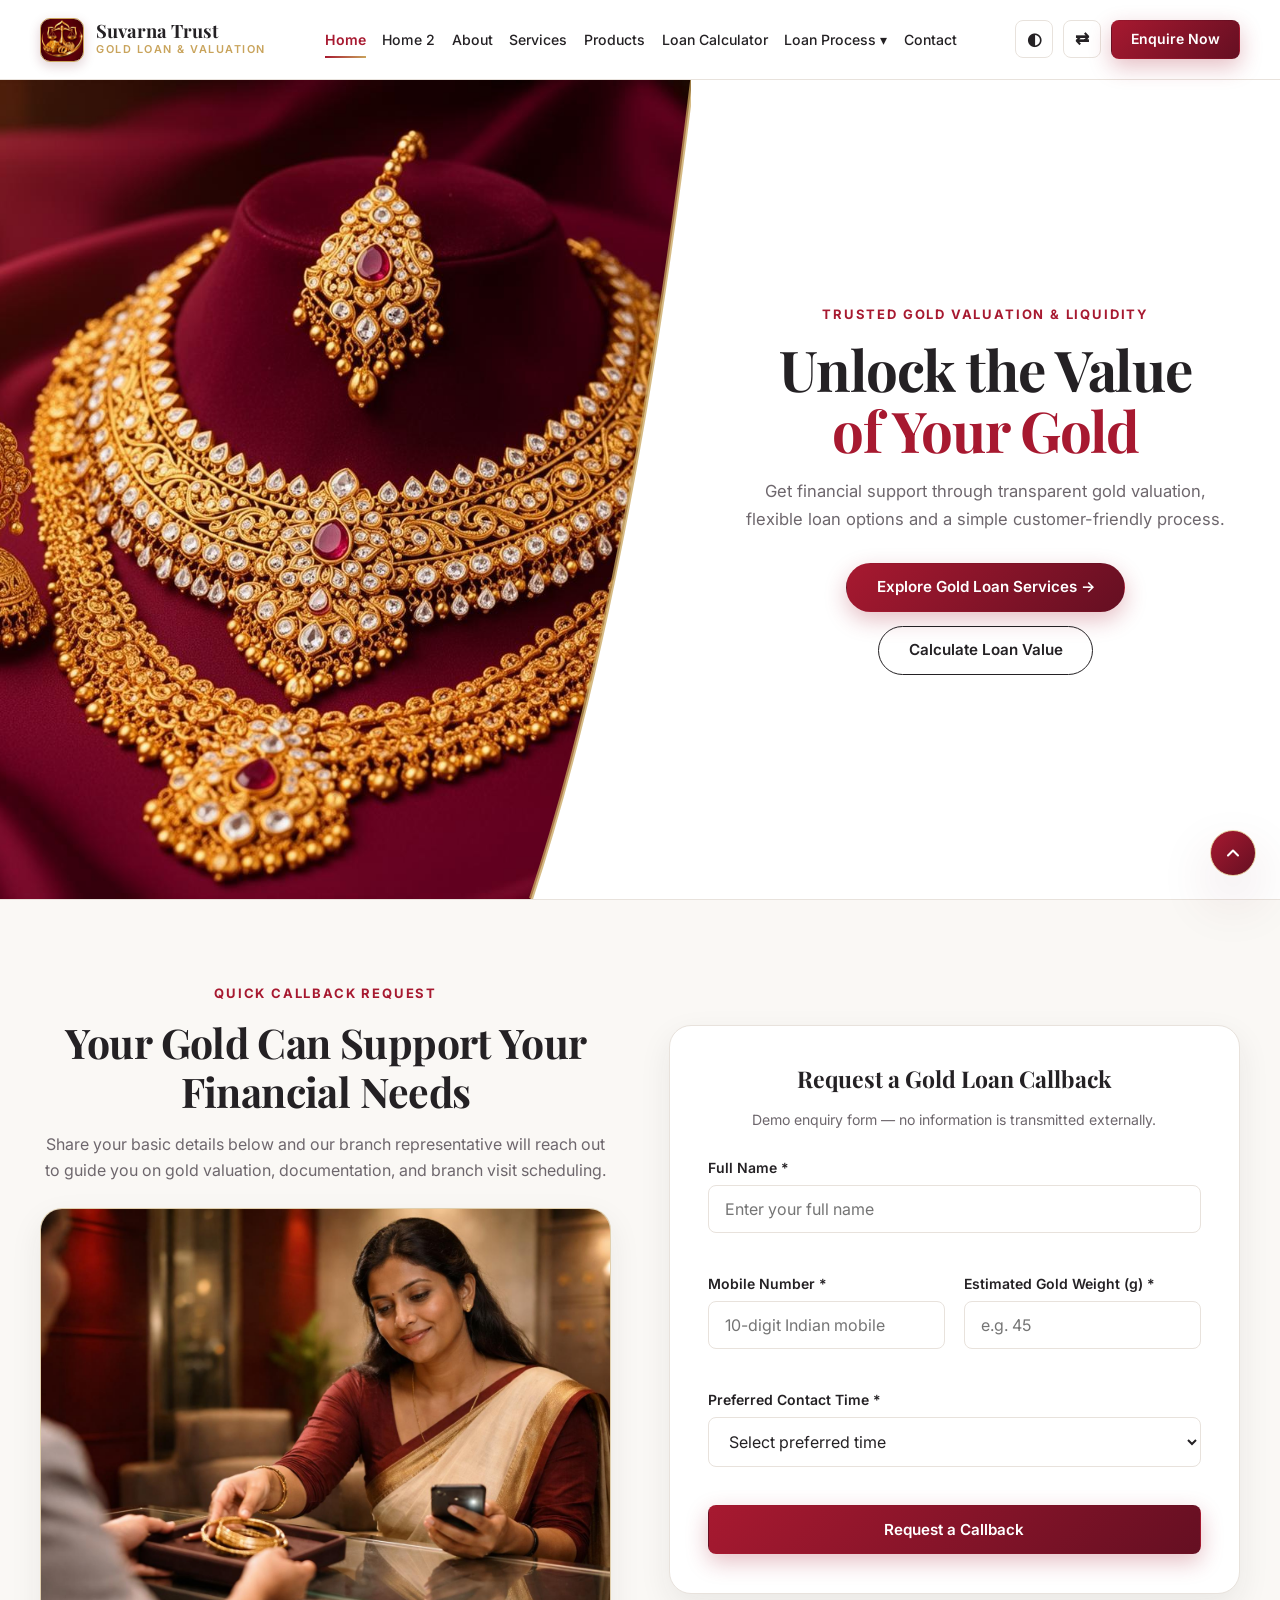
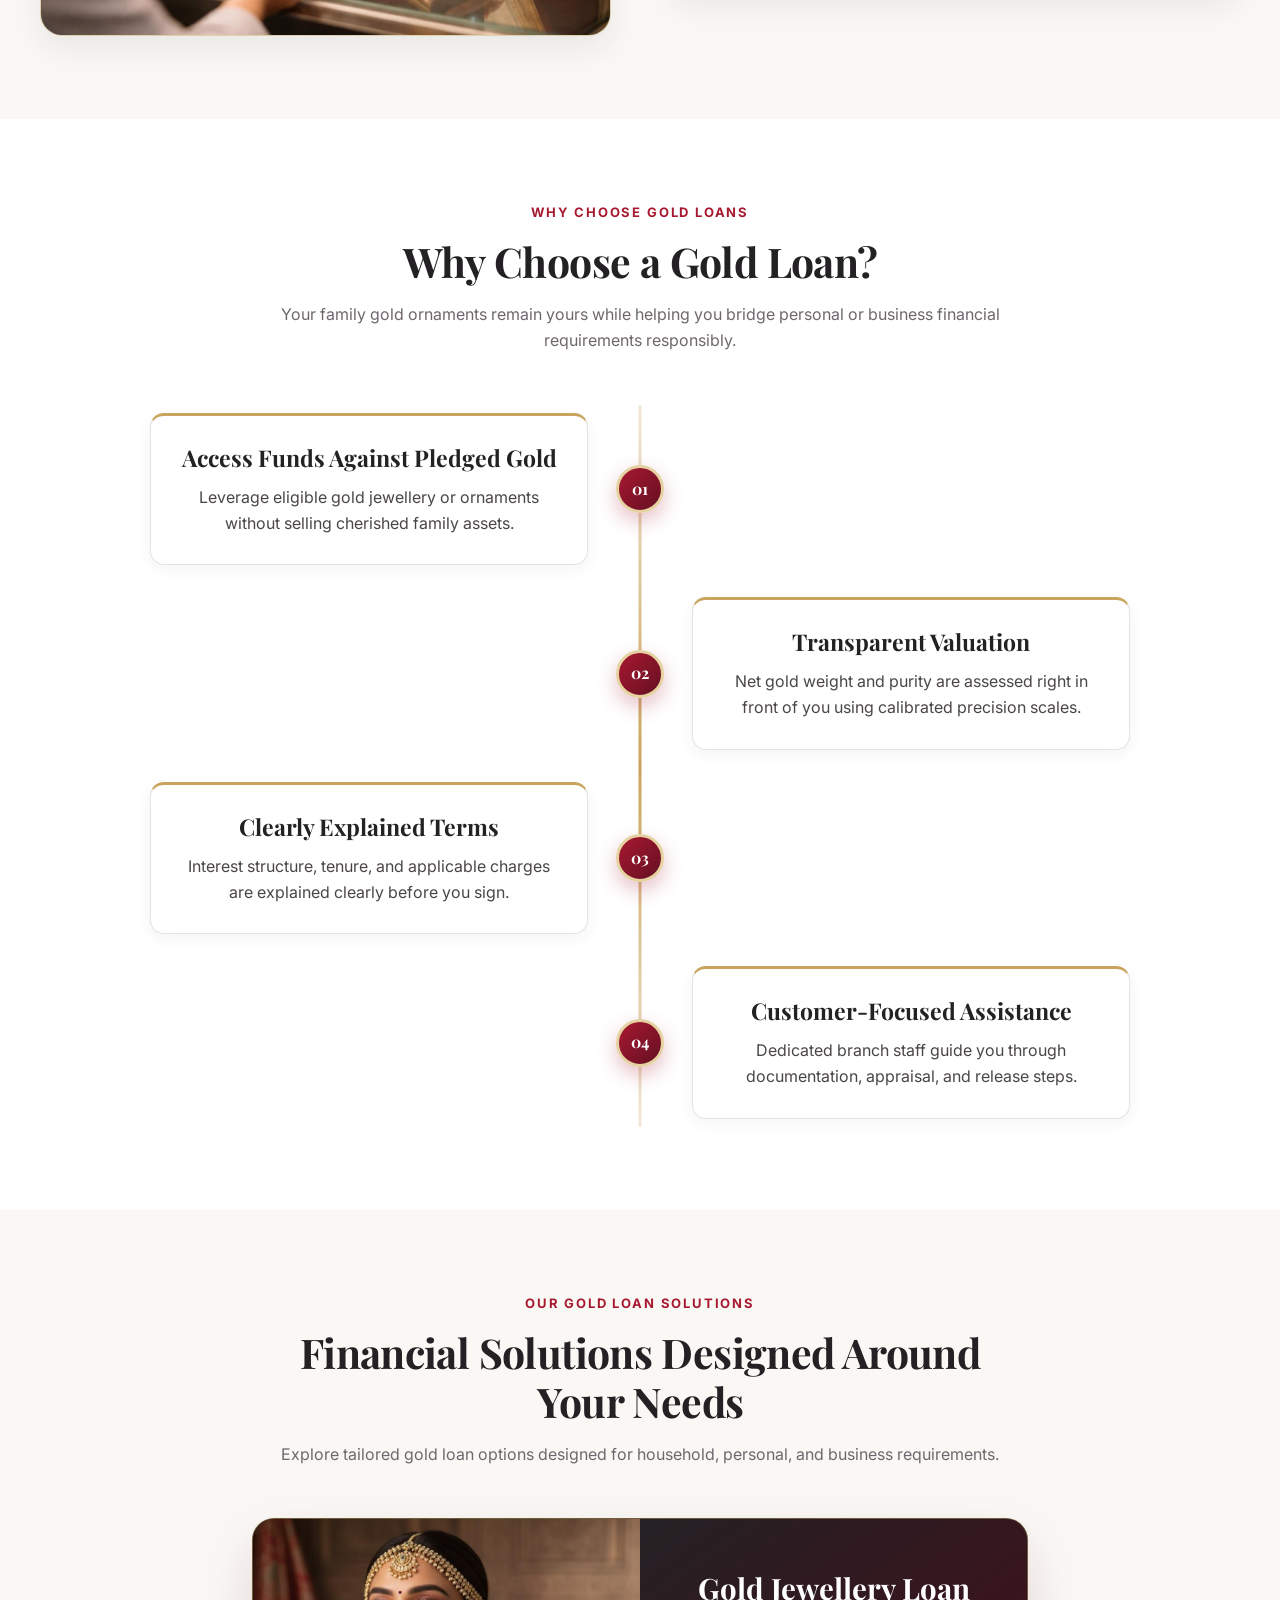
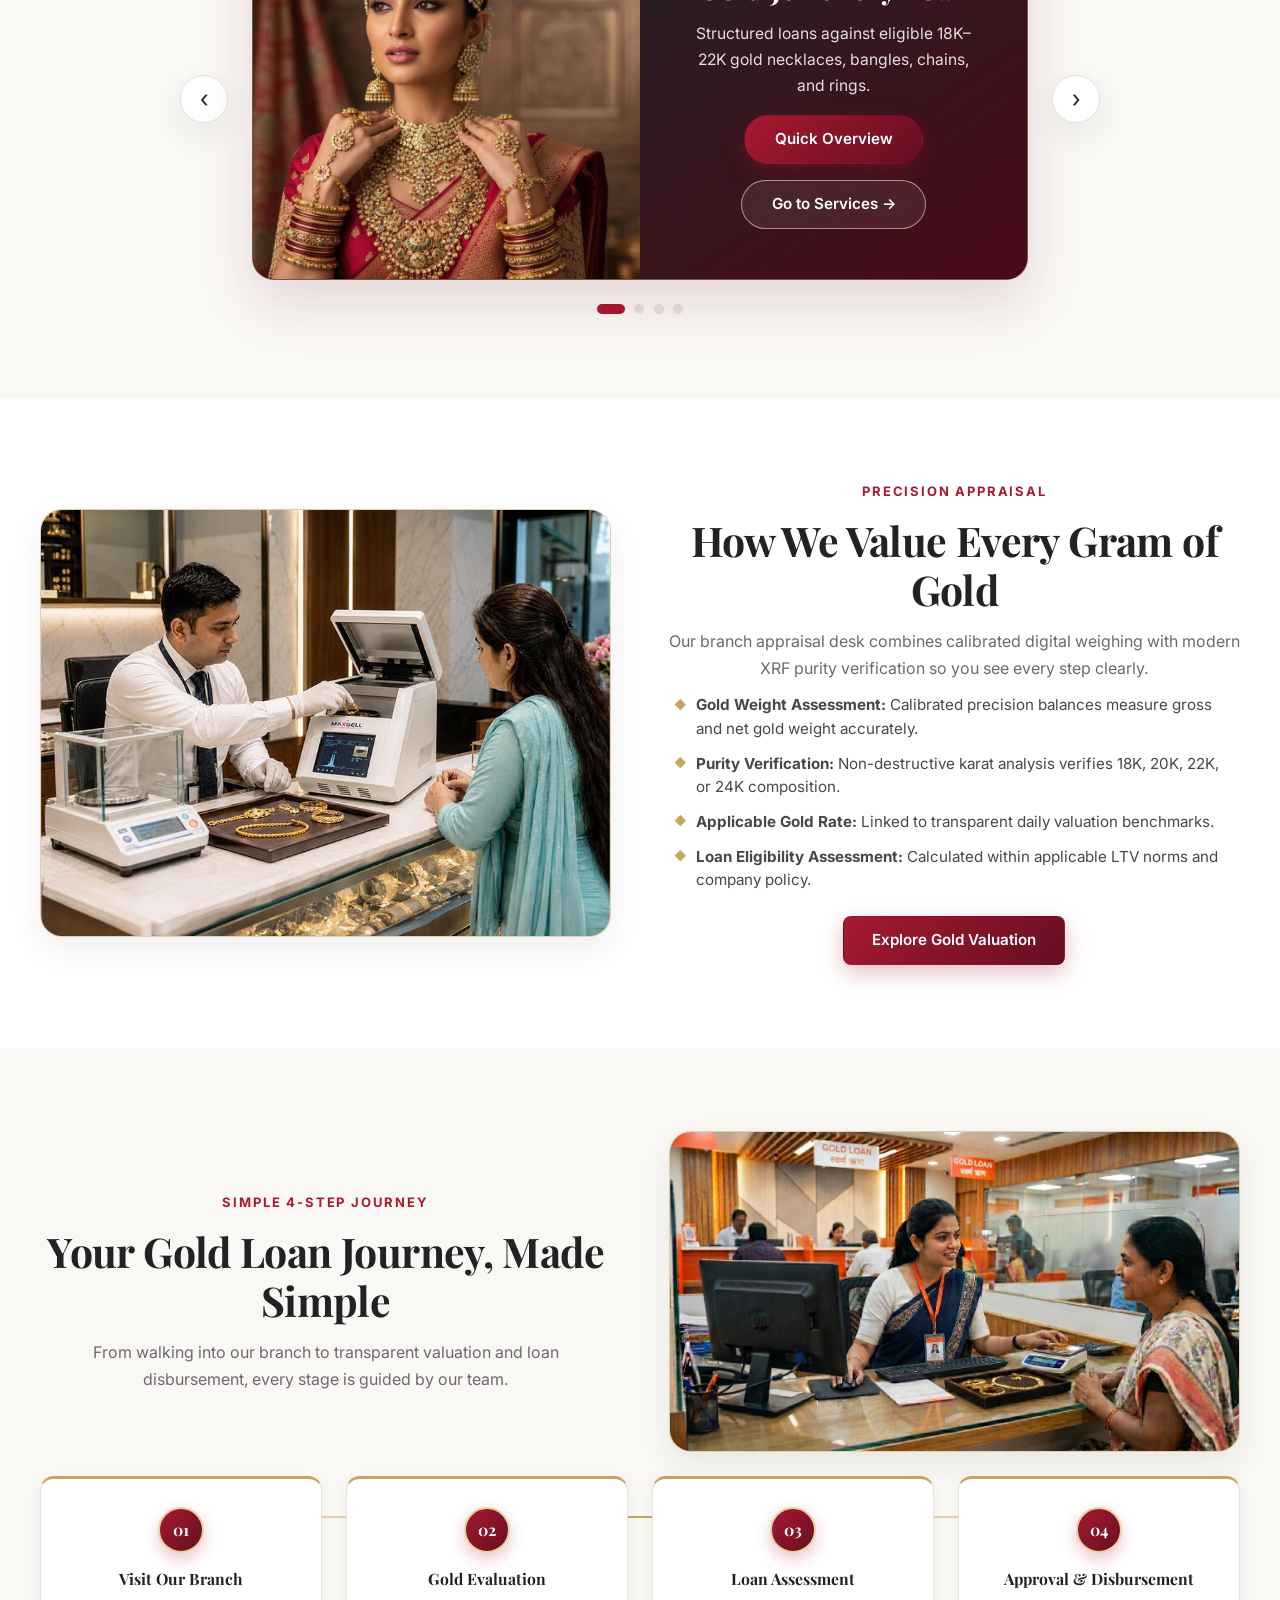
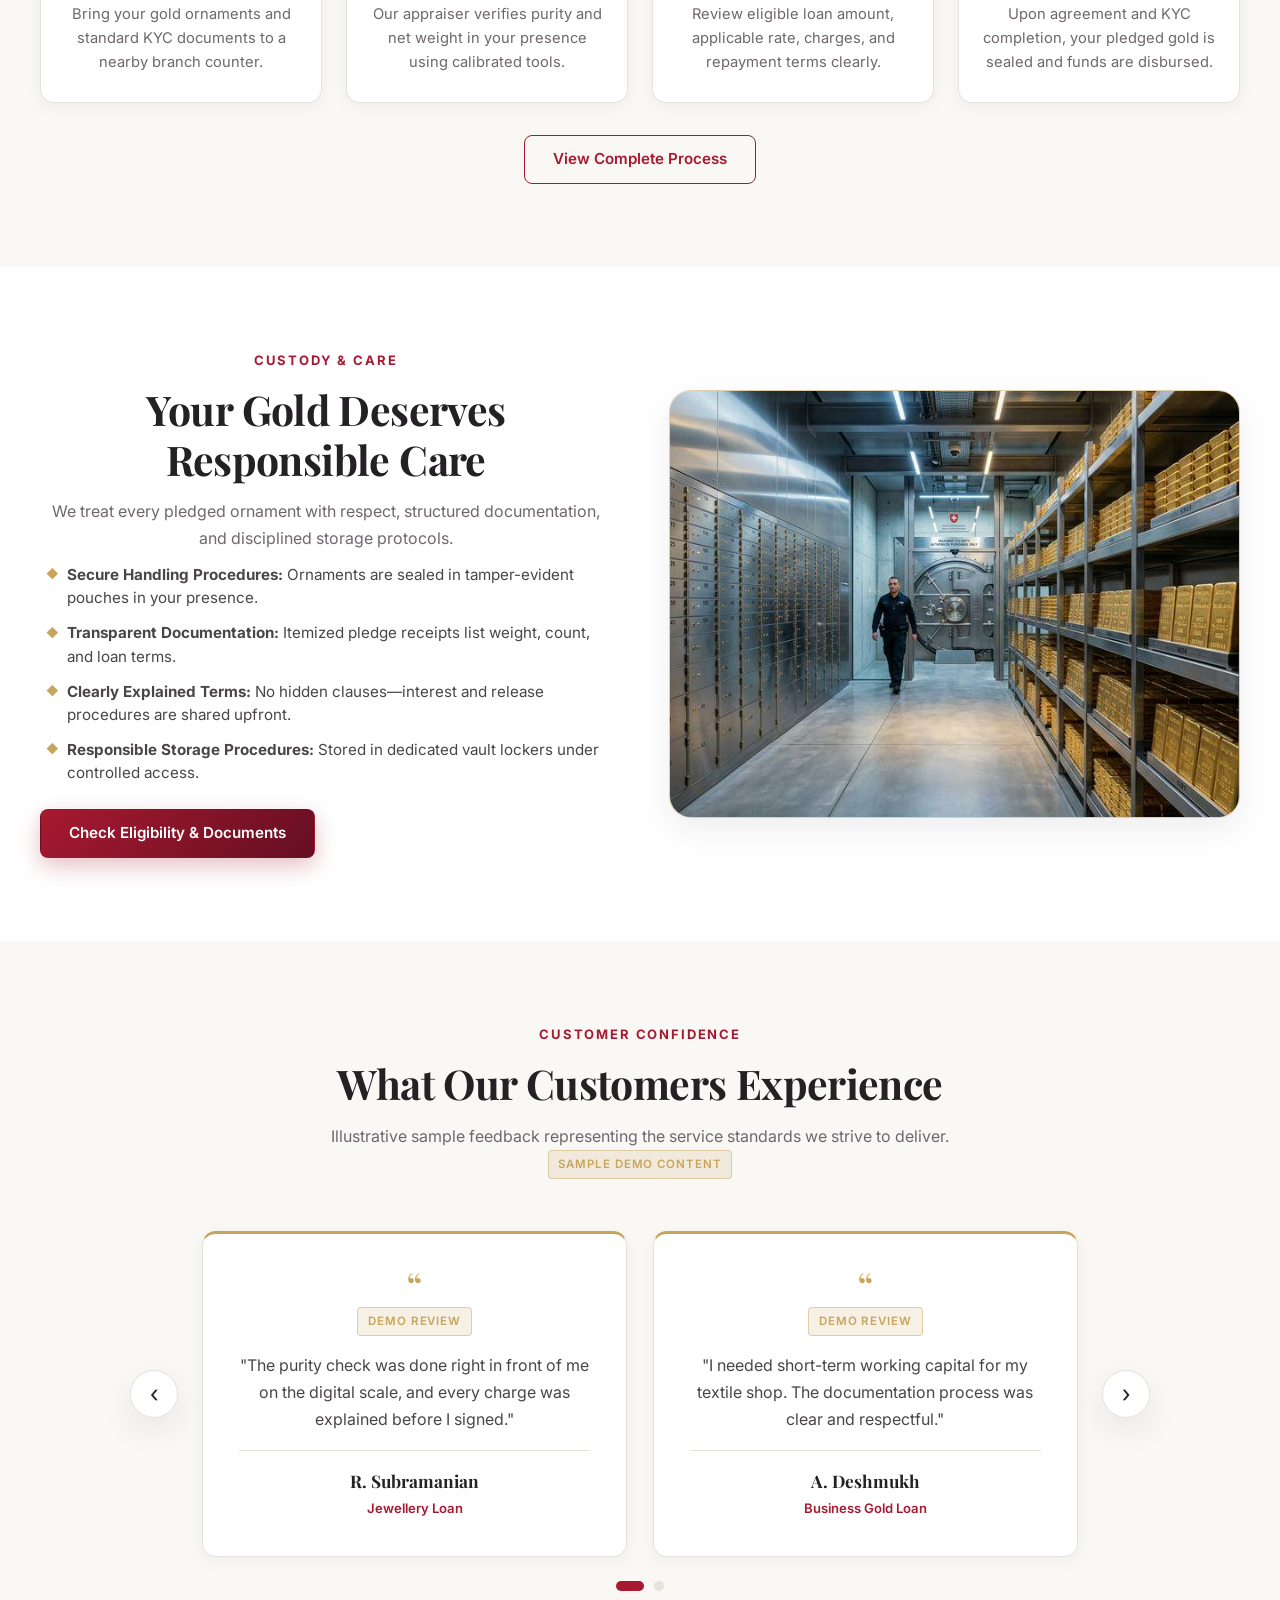
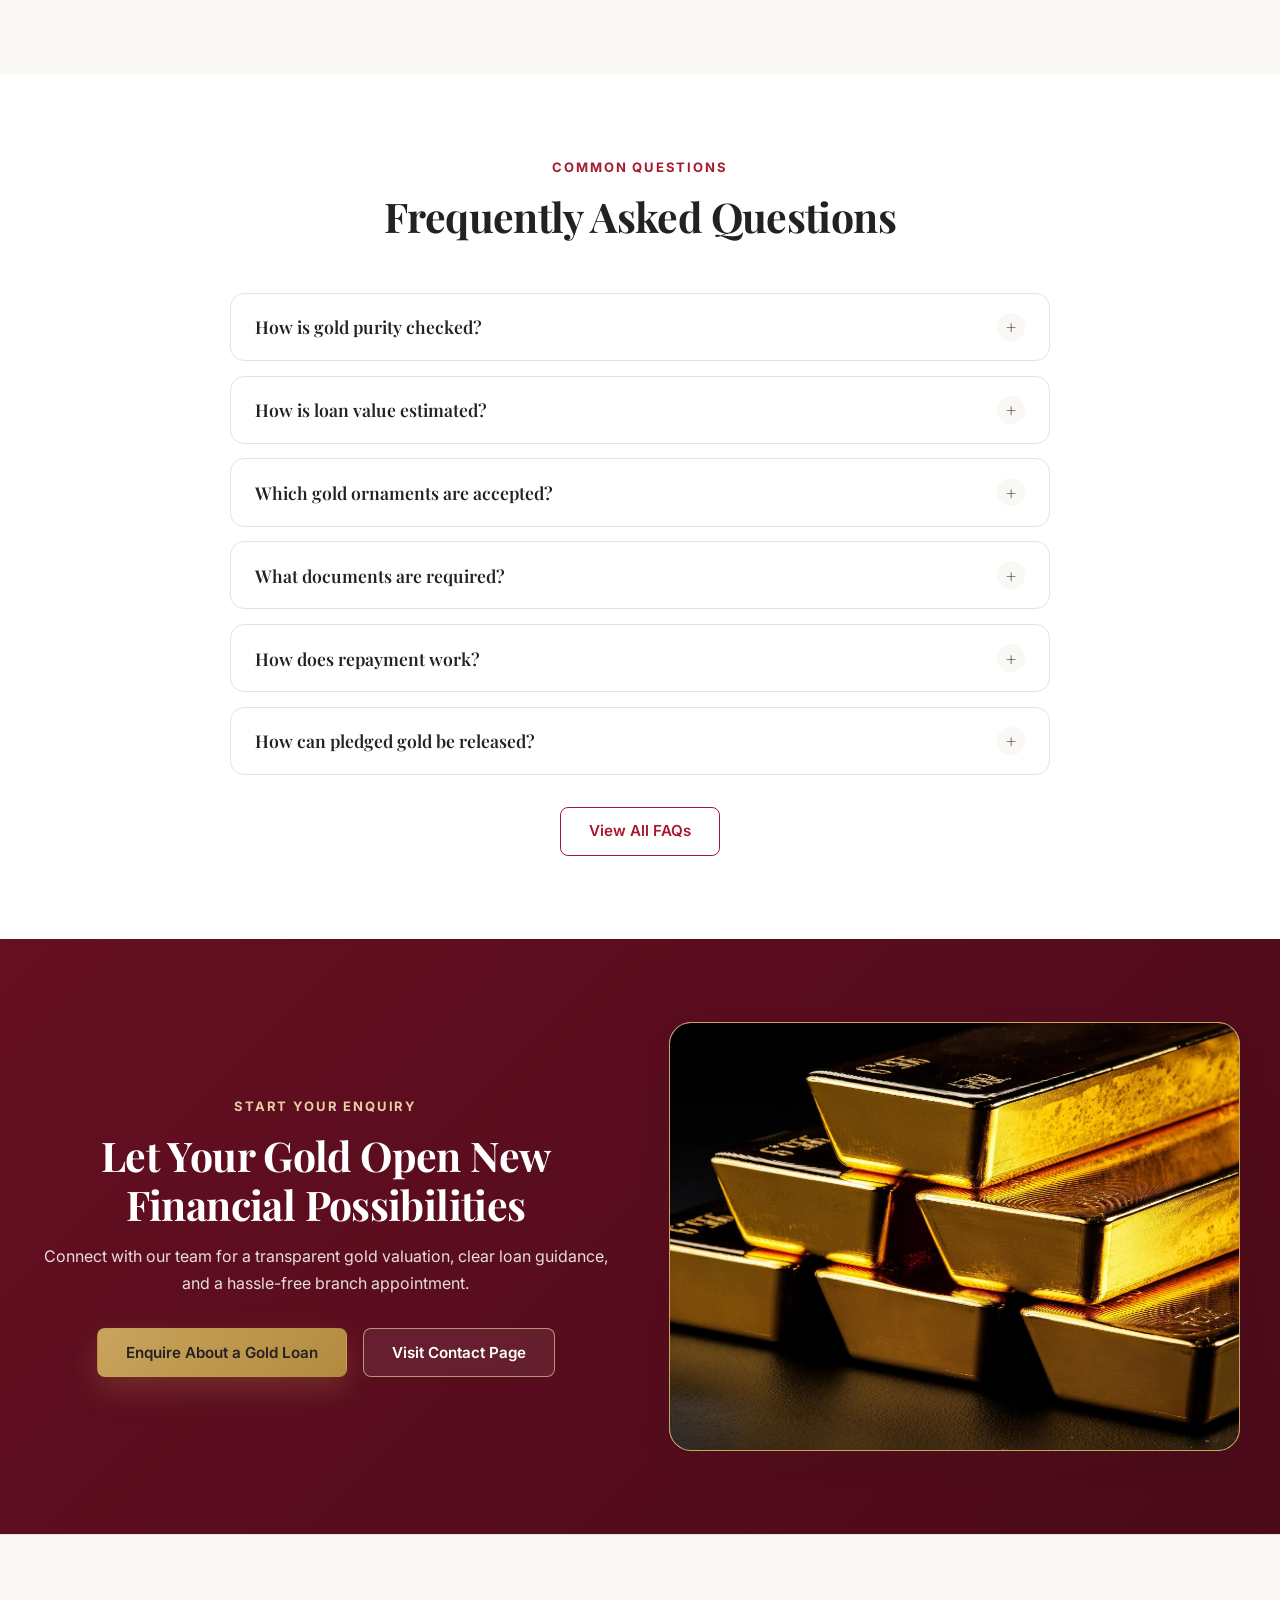
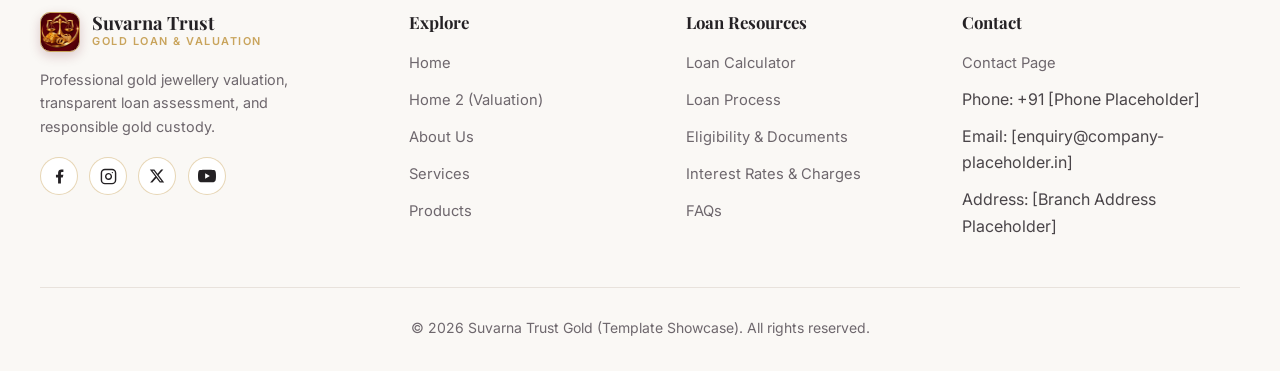
<file: index.html>
<!DOCTYPE html>
<html lang="en" dir="ltr" data-theme="light">
<head>
  <meta charset="UTF-8">
  <meta name="viewport" content="width=device-width, initial-scale=1.0">
  <title>Suvarna Trust Gold | Premium Gold Loan &amp; Valuation Services</title>
  <meta name="description" content="Unlock the value of your gold with transparent XRF valuation, clearly explained loan terms, and responsible gold custody at Suvarna Trust Gold.">
  <link rel="icon" type="image/svg+xml" href="favicon.svg">
  <link rel="preconnect" href="https://fonts.googleapis.com">
  <link rel="preconnect" href="https://fonts.gstatic.com" crossorigin>
  <link href="https://fonts.googleapis.com/css2?family=Cormorant+Garamond:wght@600;700&family=Inter:wght@400;500;600;700&family=Manrope:wght@500;600;700&family=Playfair+Display:wght@600;700&display=swap" rel="stylesheet">
  <link rel="stylesheet" href="assets/css/style.css">
</head>
<body>

  <!-- STICKY HEADER -->
  <header class="site-header">
    <div class="container nav-inner">
      <a href="index.html" class="brand-logo" aria-label="Suvarna Trust Gold Home">
        <img src="images/brand-logo.jpg" alt="Suvarna Trust Logo" class="brand-logo-img">
        <span class="brand-text">
          <span class="brand-name">Suvarna Trust</span>
          <span class="brand-tagline">Gold Loan &amp; Valuation</span>
        </span>
      </a>

      <nav class="desktop-nav" aria-label="Main Navigation">
        <a href="index.html" class="nav-link active">Home</a>
        <a href="home-2.html" class="nav-link">Home 2</a>
        <a href="about.html" class="nav-link">About</a>
        <a href="services.html" class="nav-link">Services</a>
        <a href="products.html" class="nav-link">Products</a>
        <a href="loan-calculator.html" class="nav-link">Loan Calculator</a>
        <div class="nav-dropdown">
          <a href="loan-process.html" class="nav-link">Loan Process ▾</a>
          <div class="nav-dropdown-menu">
            <a href="loan-process.html">6-Step Loan Process</a>
            <a href="eligibility.html">Eligibility &amp; Documents</a>
            <a href="interest-rates.html">Interest Rates &amp; Charges</a>
            <a href="faqs.html">Frequently Asked Questions</a>
          </div>
        </div>
        <a href="contact.html" class="nav-link">Contact</a>
      </nav>

      <div class="nav-actions">
        <button type="button" class="icon-btn desktop-only" data-theme-toggle aria-label="Toggle dark mode">
          <span aria-hidden="true">◐</span>
          <span class="toggle-label">Dark</span>
        </button>
        <button type="button" class="icon-btn desktop-only" data-rtl-toggle aria-label="Toggle RTL direction">
          <span aria-hidden="true">⇄</span>
          <span class="toggle-label">RTL</span>
        </button>
        <button type="button" class="btn btn-primary btn-sm desktop-only" data-open-enquiry data-topic="Gold Loan Enquiry">Enquire Now</button>
        <button type="button" class="hamburger-btn" data-drawer-open aria-label="Open mobile menu" aria-expanded="false">
          <svg width="22" height="22" viewBox="0 0 24 24" fill="none" stroke="currentColor" stroke-width="2" aria-hidden="true">
            <line x1="3" y1="6" x2="21" y2="6"/><line x1="3" y1="12" x2="21" y2="12"/><line x1="3" y1="18" x2="21" y2="18"/>
          </svg>
        </button>
      </div>
    </div>
  </header>

  <!-- MOBILE DRAWER -->
  <div class="mobile-drawer-backdrop" data-drawer-backdrop></div>
  <aside class="mobile-drawer" data-mobile-drawer aria-label="Mobile Navigation">
    <div class="mobile-drawer-header">
      <span class="brand-name">Suvarna Trust</span>
      <button type="button" class="icon-btn" data-drawer-close aria-label="Close menu">✕</button>
    </div>
    <nav class="mobile-nav-list">
      <a href="index.html" class="active">Home</a>
      <a href="home-2.html">Home 2</a>
      <a href="about.html">About</a>
      <a href="services.html">Services</a>
      <a href="products.html">Products</a>
      <a href="loan-calculator.html">Loan Calculator</a>
      <div class="mobile-dropdown">
        <button type="button" class="mobile-dropdown-trigger" data-mobile-dropdown-toggle aria-expanded="false">
          <span>Loan Process</span>
          <span class="mobile-dropdown-arrow" aria-hidden="true">
            <svg width="15" height="15" viewBox="0 0 24 24" fill="none" stroke="currentColor" stroke-width="2.5" stroke-linecap="round" stroke-linejoin="round"><polyline points="6 9 12 15 18 9"/></svg>
          </span>
        </button>
        <div class="mobile-dropdown-menu">
          <a href="loan-process.html">6-Step Loan Process</a>
          <a href="eligibility.html">Eligibility &amp; Documents</a>
          <a href="interest-rates.html">Interest Rates &amp; Charges</a>
          <a href="faqs.html">Frequently Asked Questions</a>
        </div>
      </div>
      <a href="contact.html">Contact</a>
    </nav>
    <div class="mobile-drawer-controls">
      <button type="button" class="icon-btn" data-theme-toggle style="flex:1">◐ <span class="toggle-label">Dark</span></button>
      <button type="button" class="icon-btn" data-rtl-toggle style="flex:1">⇄ <span class="toggle-label">RTL</span></button>
    </div>
    <button type="button" class="btn btn-primary" data-open-enquiry data-topic="Mobile Drawer Enquiry" style="width:100%">Enquire Now</button>
  </aside>

  <main>
    <!-- SECTION 01 — CURVED SPLIT HERO (image-15.png) -->
    <section class="hero-sweep">
      <div class="hero-sweep-media">
        <img src="images/image-15.png" alt="Royal ruby and kundan gold bridal necklace set with jhumkas and bangles on burgundy velvet">
        <svg class="hero-sweep-curve" viewBox="0 0 180 600" preserveAspectRatio="none" aria-hidden="true">
          <path d="M180,0 L180,600 L18,600 C95,430 145,210 180,0 Z" fill="var(--bg-primary)"/>
          <path d="M18,600 C95,430 145,210 180,0" fill="none" stroke="var(--champagne)" stroke-width="4" stroke-opacity="0.75"/>
        </svg>
      </div>
      <div class="hero-sweep-content">
        <div class="hero-sweep-inner">
          <span class="section-eyebrow hero-sweep-eyebrow">Trusted Gold Valuation &amp; Liquidity</span>
          <h1 class="hero-sweep-title">
            Unlock the Value
            <span class="hero-sweep-highlight">of Your Gold</span>
          </h1>
          <p class="hero-sweep-subtitle">Get financial support through transparent gold valuation, flexible loan options and a simple customer-friendly process.</p>
          <div class="hero-sweep-actions">
            <a href="services.html" class="btn btn-primary btn-pill">Explore Gold Loan Services →</a>
            <a href="loan-calculator.html" class="btn btn-outline-dark btn-pill">Calculate Loan Value</a>
          </div>
        </div>
      </div>
    </section>

    <!-- SECTION 02 — QUICK GOLD LOAN ENQUIRY (image-29.png) -->
    <section class="section section-alt">
      <div class="container grid-split">
        <div class="reveal">
          <span class="section-eyebrow">Quick Callback Request</span>
          <h2>Your Gold Can Support Your Financial Needs</h2>
          <p class="section-lead">Share your basic details below and our branch representative will reach out to guide you on gold valuation, documentation, and branch visit scheduling.</p>
          <div class="feature-image-frame mt-3">
            <img src="images/image-29.png" alt="Customer consulting with gold loan representative in a private lounge" loading="lazy">
          </div>
        </div>
        <div class="panel reveal">
          <h3 class="mb-2">Request a Gold Loan Callback</h3>
          <p style="font-size:0.88rem;color:var(--text-muted);" class="mb-3">Demo enquiry form — no information is transmitted externally.</p>
          <form data-validate-enquiry novalidate>
            <div class="form-grid">
              <div class="form-group full">
                <label class="form-label" for="q-name">Full Name *</label>
                <input id="q-name" type="text" class="form-control" placeholder="Enter your full name" required>
                <span class="form-error"></span>
              </div>
              <div class="form-group">
                <label class="form-label" for="q-mobile">Mobile Number *</label>
                <input id="q-mobile" type="tel" class="form-control" placeholder="10-digit Indian mobile" data-indian-mobile required>
                <span class="form-error"></span>
              </div>
              <div class="form-group">
                <label class="form-label" for="q-weight">Estimated Gold Weight (g) *</label>
                <input id="q-weight" type="number" min="1" step="0.1" class="form-control" placeholder="e.g. 45" required>
                <span class="form-error"></span>
              </div>
              <div class="form-group full">
                <label class="form-label" for="q-time">Preferred Contact Time *</label>
                <select id="q-time" class="form-control" required>
                  <option value="">Select preferred time</option>
                  <option value="Morning (10 AM – 1 PM)">Morning (10 AM – 1 PM)</option>
                  <option value="Afternoon (1 PM – 4 PM)">Afternoon (1 PM – 4 PM)</option>
                  <option value="Evening (4 PM – 7 PM)">Evening (4 PM – 7 PM)</option>
                </select>
                <span class="form-error"></span>
              </div>
              <div class="form-group full">
                <button type="submit" class="btn btn-primary" style="width:100%;">Request a Callback</button>
              </div>
            </div>
            <div class="form-success-banner" role="status">
              <strong>Demo Confirmation:</strong> Thank you! Your callback request has been validated in this demo interface. For live assistance, please visit our <a href="contact.html" class="text-ruby" style="text-decoration:underline;">Contact page</a>.
            </div>
          </form>
        </div>
      </div>
    </section>

    <!-- SECTION 03 — WHY GOLD LOANS? (4 visually distinct modules) -->
    <section class="section">
      <div class="container">
        <div class="section-header centered reveal">
          <span class="section-eyebrow">Why Choose Gold Loans</span>
          <h2>Why Choose a Gold Loan?</h2>
          <p class="section-lead">Your family gold ornaments remain yours while helping you bridge personal or business financial requirements responsibly.</p>
        </div>
        <div class="zigzag-timeline">
          <div class="zigzag-row zigzag-left reveal">
            <article class="card zigzag-card" data-tilt-card>
              <div class="card-body">
                <h3>Access Funds Against Pledged Gold</h3>
                <p>Leverage eligible gold jewellery or ornaments without selling cherished family assets.</p>
              </div>
            </article>
            <div class="zigzag-node" aria-hidden="true">01</div>
          </div>

          <div class="zigzag-row zigzag-right reveal">
            <div class="zigzag-node" aria-hidden="true">02</div>
            <article class="card zigzag-card" data-tilt-card>
              <div class="card-body">
                <h3>Transparent Valuation</h3>
                <p>Net gold weight and purity are assessed right in front of you using calibrated precision scales.</p>
              </div>
            </article>
          </div>

          <div class="zigzag-row zigzag-left reveal">
            <article class="card zigzag-card" data-tilt-card>
              <div class="card-body">
                <h3>Clearly Explained Terms</h3>
                <p>Interest structure, tenure, and applicable charges are explained clearly before you sign.</p>
              </div>
            </article>
            <div class="zigzag-node" aria-hidden="true">03</div>
          </div>

          <div class="zigzag-row zigzag-right reveal">
            <div class="zigzag-node" aria-hidden="true">04</div>
            <article class="card zigzag-card" data-tilt-card>
              <div class="card-body">
                <h3>Customer-Focused Assistance</h3>
                <p>Dedicated branch staff guide you through documentation, appraisal, and release steps.</p>
              </div>
            </article>
          </div>
        </div>
      </div>
    </section>

    <!-- SECTION 04 — OUR GOLD LOAN SERVICES (Split Showcase Carousel: image-13, image-8, image-7, image-34) -->
    <section class="section section-alt">
      <div class="container">
        <div class="section-header reveal">
          <span class="section-eyebrow">Our Gold Loan Solutions</span>
          <h2>Financial Solutions Designed Around Your Needs</h2>
          <p class="section-lead">Explore tailored gold loan options designed for household, personal, and business requirements.</p>
        </div>

        <div class="service-showcase reveal" data-service-carousel>
          <button type="button" class="carousel-arrow carousel-prev" data-carousel-prev aria-label="Previous gold loan service">
            <span aria-hidden="true">‹</span>
          </button>

          <div class="service-showcase-viewport">
            <div class="service-showcase-track" data-carousel-track>
              <!-- Slide 1 -->
              <article class="service-slide is-active" data-carousel-slide>
                <div class="service-slide-media">
                  <img src="images/image-13.png" alt="Traditional Indian gold bridal necklace, jhumkas and bangles" loading="lazy">
                </div>
                <div class="service-slide-content">
                  <h3>Gold Jewellery Loan</h3>
                  <p>Structured loans against eligible 18K–22K gold necklaces, bangles, chains, and rings.</p>
                  <div class="btn-group">
                    <button type="button" class="btn btn-primary btn-pill"
                      data-detail-trigger
                      data-category="Service Overview"
                      data-title="Gold Jewellery Loan"
                      data-desc="Access financial support by pledging eligible gold jewellery. Purity and net weight are verified at the branch with clear documentation."
                      data-specs="Eligible Items: Necklaces, bangles, chains, rings|Purity Check: Non-destructive XRF &amp; physical inspection|Valuation: Based on net gold weight &amp; applicable rate">
                      Quick Overview
                    </button>
                    <a href="services.html#jewellery-loan" class="btn btn-outline-light btn-pill">Go to Services →</a>
                  </div>
                </div>
              </article>

              <!-- Slide 2 -->
              <article class="service-slide" data-carousel-slide>
                <div class="service-slide-media">
                  <img src="images/image-8.png" alt="Traditional South Indian gold temple necklace and bangles" loading="lazy">
                </div>
                <div class="service-slide-content">
                  <h3>Gold Ornament Loan</h3>
                  <p>Careful valuation for heritage and traditional gold ornaments, accounting for net gold content.</p>
                  <div class="btn-group">
                    <button type="button" class="btn btn-primary btn-pill"
                      data-detail-trigger
                      data-category="Service Overview"
                      data-title="Gold Ornament Loan"
                      data-desc="Designed for traditional and heirloom gold ornaments. Stone or non-gold weight is excluded to determine accurate net gold weight."
                      data-specs="Net Weight Assessment: Excludes stones &amp; non-gold parts|Respectful Handling: Non-destructive appraisal|Clear Terms: Explained prior to pledge">
                      Quick Overview
                    </button>
                    <a href="services.html#ornament-loan" class="btn btn-outline-light btn-pill">Go to Services →</a>
                  </div>
                </div>
              </article>

              <!-- Slide 3 -->
              <article class="service-slide" data-carousel-slide>
                <div class="service-slide-media">
                  <img src="images/image-7.png" alt="Gold coins, bangles and rings arranged on marble surface" loading="lazy">
                </div>
                <div class="service-slide-content">
                  <h3>Gold Coin Loan</h3>
                  <p>Available for eligible hallmarked or bank-issued gold coins, subject to policy and weight norms.</p>
                  <div class="btn-group">
                    <button type="button" class="btn btn-primary btn-pill"
                      data-detail-trigger
                      data-category="Service Overview"
                      data-title="Gold Coin Loan"
                      data-desc="Accepted only for eligible hallmarked or certified gold coins within regulatory weight limits and company policy."
                      data-specs="Eligibility: Subject to company &amp; regulatory policy|Purity: Hallmarked / certified coins only|Verification: Weight &amp; assay check at branch">
                      Quick Overview
                    </button>
                    <a href="services.html#coin-loan" class="btn btn-outline-light btn-pill">Go to Services →</a>
                  </div>
                </div>
              </article>

              <!-- Slide 4 -->
              <article class="service-slide" data-carousel-slide>
                <div class="service-slide-media">
                  <img src="images/image-34.png" alt="Customers receiving gold loan disbursement at branch desk" loading="lazy">
                </div>
                <div class="service-slide-content">
                  <h3>Business Gold Loan</h3>
                  <p>Short-term working capital support for traders and business owners against eligible gold.</p>
                  <div class="btn-group">
                    <button type="button" class="btn btn-primary btn-pill"
                      data-detail-trigger
                      data-category="Service Overview"
                      data-title="Business Gold Loan"
                      data-desc="Helps entrepreneurs and shopkeepers manage inventory or seasonal cash flow by pledging eligible gold assets, subject to lender terms."
                      data-specs="Purpose: Working capital &amp; business liquidity|Documentation: Standard KYC &amp; business eligibility|Repayment: Flexible options per loan agreement">
                      Quick Overview
                    </button>
                    <a href="services.html#business-loan" class="btn btn-outline-light btn-pill">Go to Services →</a>
                  </div>
                </div>
              </article>
            </div>
          </div>

          <button type="button" class="carousel-arrow carousel-next" data-carousel-next aria-label="Next gold loan service">
            <span aria-hidden="true">›</span>
          </button>
        </div>

        <div class="carousel-dots" data-carousel-dots aria-label="Select service slide">
          <button type="button" class="carousel-dot is-active" data-carousel-dot="0" aria-label="Gold Jewellery Loan"></button>
          <button type="button" class="carousel-dot" data-carousel-dot="1" aria-label="Gold Ornament Loan"></button>
          <button type="button" class="carousel-dot" data-carousel-dot="2" aria-label="Gold Coin Loan"></button>
          <button type="button" class="carousel-dot" data-carousel-dot="3" aria-label="Business Gold Loan"></button>
        </div>
      </div>
    </section>

    <!-- SECTION 05 — GOLD VALUATION EXPERIENCE (image-1.png) -->
    <section class="section">
      <div class="container grid-split">
        <div class="feature-image-frame reveal">
          <img src="images/image-1.png" alt="Appraiser placing gold bangle into XRF purity machine with digital scale in front of customer" loading="lazy">
        </div>
        <div class="reveal">
          <span class="section-eyebrow">Precision Appraisal</span>
          <h2>How We Value Every Gram of Gold</h2>
          <p class="section-lead">Our branch appraisal desk combines calibrated digital weighing with modern XRF purity verification so you see every step clearly.</p>
          <ul class="spec-list mt-3 mb-3">
            <li><strong>Gold Weight Assessment:</strong> Calibrated precision balances measure gross and net gold weight accurately.</li>
            <li><strong>Purity Verification:</strong> Non-destructive karat analysis verifies 18K, 20K, 22K, or 24K composition.</li>
            <li><strong>Applicable Gold Rate:</strong> Linked to transparent daily valuation benchmarks.</li>
            <li><strong>Loan Eligibility Assessment:</strong> Calculated within applicable LTV norms and company policy.</li>
          </ul>
          <div class="btn-group">
            <a href="loan-calculator.html" class="btn btn-primary">Explore Gold Valuation</a>
          </div>
        </div>
      </div>
    </section>

    <!-- SECTION 06 — HOW IT WORKS (4-step timeline + image-5.png) -->
    <section class="section section-alt">
      <div class="container">
        <div class="grid-split mb-3">
          <div class="reveal">
            <span class="section-eyebrow">Simple 4-Step Journey</span>
            <h2>Your Gold Loan Journey, Made Simple</h2>
            <p class="section-lead">From walking into our branch to transparent valuation and loan disbursement, every stage is guided by our team.</p>
          </div>
          <div class="feature-image-frame reveal" style="aspect-ratio:16/9;">
            <img src="images/image-5.png" alt="Gold loan branch counter with officer weighing gold ornaments for customer" loading="lazy">
          </div>
        </div>
        <div class="timeline-grid mt-3">
          <div class="timeline-step reveal">
            <div class="step-num">01</div>
            <h4>Visit Our Branch</h4>
            <p class="mt-1" style="font-size:0.92rem;">Bring your gold ornaments and standard KYC documents to a nearby branch counter.</p>
          </div>
          <div class="timeline-step reveal">
            <div class="step-num">02</div>
            <h4>Gold Evaluation</h4>
            <p class="mt-1" style="font-size:0.92rem;">Our appraiser verifies purity and net weight in your presence using calibrated tools.</p>
          </div>
          <div class="timeline-step reveal">
            <div class="step-num">03</div>
            <h4>Loan Assessment</h4>
            <p class="mt-1" style="font-size:0.92rem;">Review eligible loan amount, applicable rate, charges, and repayment terms clearly.</p>
          </div>
          <div class="timeline-step reveal">
            <div class="step-num">04</div>
            <h4>Approval &amp; Disbursement</h4>
            <p class="mt-1" style="font-size:0.92rem;">Upon agreement and KYC completion, your pledged gold is sealed and funds are disbursed.</p>
          </div>
        </div>
        <div class="mt-4" style="text-align:center;">
          <a href="loan-process.html" class="btn btn-outline">View Complete Process</a>
        </div>
      </div>
    </section>

    <!-- SECTION 07 — TRUST & GOLD SECURITY (image-3.png) -->
    <section class="section">
      <div class="container grid-split">
        <div class="reveal">
          <span class="section-eyebrow">Custody &amp; Care</span>
          <h2>Your Gold Deserves Responsible Care</h2>
          <p class="section-lead">We treat every pledged ornament with respect, structured documentation, and disciplined storage protocols.</p>
          <ul class="spec-list mt-3 mb-3">
            <li><strong>Secure Handling Procedures:</strong> Ornaments are sealed in tamper-evident pouches in your presence.</li>
            <li><strong>Transparent Documentation:</strong> Itemized pledge receipts list weight, count, and loan terms.</li>
            <li><strong>Clearly Explained Terms:</strong> No hidden clauses—interest and release procedures are shared upfront.</li>
            <li><strong>Responsible Storage Procedures:</strong> Stored in dedicated vault lockers under controlled access.</li>
          </ul>
          <a href="eligibility.html" class="btn btn-primary">Check Eligibility &amp; Documents</a>
        </div>
        <div class="feature-image-frame reveal">
          <img src="images/image-3.png" alt="High-security vault corridor with safety deposit lockers and guarded access" loading="lazy">
        </div>
      </div>
    </section>

    <!-- SECTION 08 — CUSTOMER EXPERIENCE (4 sample testimonials carousel) -->
    <section class="section section-alt">
      <div class="container">
        <div class="section-header centered reveal">
          <span class="section-eyebrow">Customer Confidence</span>
          <h2>What Our Customers Experience</h2>
          <p class="section-lead">Illustrative sample feedback representing the service standards we strive to deliver. <span class="demo-badge">Sample Demo Content</span></p>
        </div>

        <div class="testimonial-showcase reveal" data-testimonial-carousel>
          <button type="button" class="carousel-arrow" data-t-prev aria-label="Previous customer reviews">
            <span aria-hidden="true">‹</span>
          </button>

          <div class="testimonial-viewport">
            <div class="testimonial-pair is-active" data-t-slide>
              <article class="card testimonial-card">
                <div class="card-body">
                  <div class="testimonial-top">
                    <span class="testimonial-quote-mark" aria-hidden="true">“</span>
                    <span class="demo-badge">Demo Review</span>
                  </div>
                  <p class="testimonial-text">"The purity check was done right in front of me on the digital scale, and every charge was explained before I signed."</p>
                  <div class="testimonial-author">
                    <strong>R. Subramanian</strong>
                    <span>Jewellery Loan</span>
                  </div>
                </div>
              </article>

              <article class="card testimonial-card">
                <div class="card-body">
                  <div class="testimonial-top">
                    <span class="testimonial-quote-mark" aria-hidden="true">“</span>
                    <span class="demo-badge">Demo Review</span>
                  </div>
                  <p class="testimonial-text">"I needed short-term working capital for my textile shop. The documentation process was clear and respectful."</p>
                  <div class="testimonial-author">
                    <strong>A. Deshmukh</strong>
                    <span>Business Gold Loan</span>
                  </div>
                </div>
              </article>
            </div>

            <div class="testimonial-pair" data-t-slide>
              <article class="card testimonial-card">
                <div class="card-body">
                  <div class="testimonial-top">
                    <span class="testimonial-quote-mark" aria-hidden="true">“</span>
                    <span class="demo-badge">Demo Review</span>
                  </div>
                  <p class="testimonial-text">"My family bangles were sealed carefully with a detailed receipt, giving me peace of mind until repayment."</p>
                  <div class="testimonial-author">
                    <strong>M. Nair</strong>
                    <span>Ornament Loan</span>
                  </div>
                </div>
              </article>

              <article class="card testimonial-card">
                <div class="card-body">
                  <div class="testimonial-top">
                    <span class="testimonial-quote-mark" aria-hidden="true">“</span>
                    <span class="demo-badge">Demo Review</span>
                  </div>
                  <p class="testimonial-text">"Using the online loan calculator helped me estimate my eligibility before visiting the branch."</p>
                  <div class="testimonial-author">
                    <strong>S. Kulkarni</strong>
                    <span>Valuation Enquiry</span>
                  </div>
                </div>
              </article>
            </div>
          </div>

          <button type="button" class="carousel-arrow" data-t-next aria-label="Next customer reviews">
            <span aria-hidden="true">›</span>
          </button>
        </div>

        <div class="carousel-dots" aria-label="Select testimonial page">
          <button type="button" class="carousel-dot is-active" data-t-dot="0" aria-label="Reviews 1 and 2"></button>
          <button type="button" class="carousel-dot" data-t-dot="1" aria-label="Reviews 3 and 4"></button>
        </div>
      </div>
    </section>

    <!-- SECTION 09 — FREQUENTLY ASKED QUESTIONS (Accordion) -->
    <section class="section">
      <div class="container" style="max-width:900px;">
        <div class="section-header centered reveal">
          <span class="section-eyebrow">Common Questions</span>
          <h2>Frequently Asked Questions</h2>
        </div>
        <div class="accordion reveal">
          <div class="accordion-item">
            <button type="button" class="accordion-trigger" aria-expanded="false">
              How is gold purity checked?
              <span class="accordion-icon">+</span>
            </button>
            <div class="accordion-panel"><div class="accordion-content">Purity is assessed using non-destructive electronic/XRF testing and visual hallmark inspection in your presence, without damaging your jewellery.</div></div>
          </div>
          <div class="accordion-item">
            <button type="button" class="accordion-trigger" aria-expanded="false">
              How is loan value estimated?
              <span class="accordion-icon">+</span>
            </button>
            <div class="accordion-panel"><div class="accordion-content">Estimated loan value is based on the net gold weight (excluding stones or non-gold parts), verified purity, the applicable daily gold rate, and permitted LTV percentage.</div></div>
          </div>
          <div class="accordion-item">
            <button type="button" class="accordion-trigger" aria-expanded="false">
              Which gold ornaments are accepted?
              <span class="accordion-icon">+</span>
            </button>
            <div class="accordion-panel"><div class="accordion-content">Eligible gold bangles, chains, necklaces, rings, and earrings are considered, subject to purity standards and company acceptance policy.</div></div>
          </div>
          <div class="accordion-item">
            <button type="button" class="accordion-trigger" aria-expanded="false">
              What documents are required?
              <span class="accordion-icon">+</span>
            </button>
            <div class="accordion-panel"><div class="accordion-content">Standard identity proof, address proof, and photographs as per applicable KYC norms are typically requested. See our Eligibility &amp; Documents page for details.</div></div>
          </div>
          <div class="accordion-item">
            <button type="button" class="accordion-trigger" aria-expanded="false">
              How does repayment work?
              <span class="accordion-icon">+</span>
            </button>
            <div class="accordion-panel"><div class="accordion-content">Repayment schedules, interest servicing, and principal closure options are detailed in your loan agreement prior to disbursement.</div></div>
          </div>
          <div class="accordion-item">
            <button type="button" class="accordion-trigger" aria-expanded="false">
              How can pledged gold be released?
              <span class="accordion-icon">+</span>
            </button>
            <div class="accordion-panel"><div class="accordion-content">Upon full settlement of principal and applicable dues, the pledged gold is retrieved from the vault and handed back after identity verification.</div></div>
          </div>
        </div>
        <div class="mt-4" style="text-align:center;">
          <a href="faqs.html" class="btn btn-outline">View All FAQs</a>
        </div>
      </div>
    </section>

    <!-- SECTION 10 — FINAL ENQUIRY CTA (image-12.png) -->
    <section class="section section-burgundy">
      <div class="container grid-split">
        <div class="reveal">
          <span class="section-eyebrow">Start Your Enquiry</span>
          <h2>Let Your Gold Open New Financial Possibilities</h2>
          <p class="section-lead">Connect with our team for a transparent gold valuation, clear loan guidance, and a hassle-free branch appointment.</p>
          <div class="btn-group mt-4">
            <button type="button" class="btn btn-gold" data-open-enquiry data-topic="Gold Loan Enquiry">Enquire About a Gold Loan</button>
            <a href="contact.html" class="btn btn-outline-light">Visit Contact Page</a>
          </div>
        </div>
        <div class="feature-image-frame reveal" style="border-color:var(--champagne);">
          <img src="images/image-12.png" alt="Stack of pure gold bars representing lasting gold value" loading="lazy">
        </div>
      </div>
    </section>
  </main>

  <!-- SHARED FOOTER -->
  <footer class="site-footer">
    <div class="container">
      <div class="footer-grid">
        <div>
          <a href="index.html" class="brand-logo mb-2">
            <img src="images/brand-logo.jpg" alt="Suvarna Trust Logo" class="brand-logo-img is-footer">
            <span class="brand-text">
              <span class="brand-name">Suvarna Trust</span>
              <span class="brand-tagline">Gold Loan &amp; Valuation</span>
            </span>
          </a>
          <p style="font-size:0.9rem;color:var(--text-muted);max-width:300px;">Professional gold jewellery valuation, transparent loan assessment, and responsible gold custody.</p>
          <div class="social-links" aria-label="Social Media Links">
            <a href="contact.html" class="social-link" aria-label="Facebook" title="Facebook">
              <svg width="17" height="17" viewBox="0 0 24 24" fill="currentColor" aria-hidden="true"><path d="M14 13.5h2.5l1-4H14v-2c0-1.03 0-2 2-2h1.5V2.14c-.326-.043-1.557-.14-2.857-.14C11.928 2 10 3.657 10 6.7v2.8H7v4h3V22h4v-8.5z"/></svg>
            </a>
            <a href="contact.html" class="social-link" aria-label="Instagram" title="Instagram">
              <svg width="17" height="17" viewBox="0 0 24 24" fill="none" stroke="currentColor" stroke-width="2" stroke-linecap="round" stroke-linejoin="round" aria-hidden="true"><rect x="2" y="2" width="20" height="20" rx="5" ry="5"/><path d="M16 11.37A4 4 0 1 1 12.63 8 4 4 0 0 1 16 11.37z"/><line x1="17.5" y1="6.5" x2="17.51" y2="6.5"/></svg>
            </a>
            <a href="contact.html" class="social-link" aria-label="X" title="X">
              <svg width="16" height="16" viewBox="0 0 24 24" fill="currentColor" aria-hidden="true"><path d="M18.244 2.25h3.308l-7.227 8.26 8.502 11.24H16.17l-5.214-6.817L4.99 21.75H1.68l7.73-8.835L1.254 2.25H8.08l4.713 6.231zm-1.161 17.52h1.833L7.084 4.126H5.117z"/></svg>
            </a>
            <a href="contact.html" class="social-link" aria-label="YouTube" title="YouTube">
              <svg width="18" height="18" viewBox="0 0 24 24" fill="currentColor" aria-hidden="true"><path d="M23.498 6.186a3.016 3.016 0 0 0-2.122-2.136C19.505 3.545 12 3.545 12 3.545s-7.505 0-9.377.505A3.017 3.017 0 0 0 .502 6.186C0 8.07 0 12 0 12s0 3.93.502 5.814a3.016 3.016 0 0 0 2.122 2.136c1.871.505 9.376.505 9.376.505s7.505 0 9.377-.505a3.015 3.015 0 0 0 2.122-2.136C24 15.93 24 12 24 12s0-3.93-.502-5.814zM9.545 15.568V8.432L15.818 12l-6.273 3.568z"/></svg>
            </a>
          </div>
        </div>
        <div>
          <h4 class="footer-heading">Explore</h4>
          <ul class="footer-links">
            <li><a href="index.html">Home</a></li>
            <li><a href="home-2.html">Home 2 (Valuation)</a></li>
            <li><a href="about.html">About Us</a></li>
            <li><a href="services.html">Services</a></li>
            <li><a href="products.html">Products</a></li>
          </ul>
        </div>
        <div>
          <h4 class="footer-heading">Loan Resources</h4>
          <ul class="footer-links">
            <li><a href="loan-calculator.html">Loan Calculator</a></li>
            <li><a href="loan-process.html">Loan Process</a></li>
            <li><a href="eligibility.html">Eligibility &amp; Documents</a></li>
            <li><a href="interest-rates.html">Interest Rates &amp; Charges</a></li>
            <li><a href="faqs.html">FAQs</a></li>
          </ul>
        </div>
        <div>
          <h4 class="footer-heading">Contact</h4>
          <ul class="footer-links">
            <li><a href="contact.html">Contact Page</a></li>
            <li>Phone: +91 [Phone Placeholder]</li>
            <li>Email: [enquiry@company-placeholder.in]</li>
            <li>Address: [Branch Address Placeholder]</li>
          </ul>
        </div>
      </div>
      <div class="footer-bottom">
        <span>© 2026 Suvarna Trust Gold (Template Showcase). All rights reserved.</span>
      </div>
    </div>
  </footer>

  <!-- ENQUIRY MODAL -->
  <div class="modal-backdrop" id="enquiryModal" role="dialog" aria-modal="true" aria-labelledby="enquiryModalTitle">
    <div class="modal-dialog">
      <div class="modal-header">
        <h3 id="enquiryModalTitle">Gold Loan Enquiry</h3>
        <button type="button" class="icon-btn" data-close-modal aria-label="Close modal">✕</button>
      </div>
      <form data-validate-enquiry novalidate>
        <div class="form-grid">
          <div class="form-group full">
            <label class="form-label" for="modalEnquiryTopic">Enquiry Topic</label>
            <input id="modalEnquiryTopic" type="text" class="form-control" value="Gold Loan Enquiry" readonly>
          </div>
          <div class="form-group">
            <label class="form-label" for="m-name">Full Name *</label>
            <input id="m-name" type="text" class="form-control" placeholder="Your full name" required>
            <span class="form-error"></span>
          </div>
          <div class="form-group">
            <label class="form-label" for="m-mobile">Mobile Number *</label>
            <input id="m-mobile" type="tel" class="form-control" placeholder="10-digit Indian mobile" data-indian-mobile required>
            <span class="form-error"></span>
          </div>
          <div class="form-group full">
            <label class="form-label" for="m-notes">Approx. Gold Weight / Notes</label>
            <textarea id="m-notes" rows="3" class="form-control" placeholder="Optional details about your gold ornaments or preferred branch time"></textarea>
          </div>
          <div class="form-group full">
            <button type="submit" class="btn btn-primary" style="width:100%;">Submit Demo Enquiry</button>
          </div>
        </div>
        <div class="form-success-banner" role="status">
          <strong>Demo Confirmation:</strong> Your enquiry has been validated in this demo website. No real external submission was sent.
        </div>
      </form>
    </div>
  </div>

  <!-- DETAIL MODAL (View More / View Details) -->
  <div class="modal-backdrop" id="detailModal" role="dialog" aria-modal="true" aria-labelledby="detailModalTitle">
    <div class="modal-dialog">
      <div class="modal-header">
        <div>
          <span class="section-eyebrow" id="detailModalCategory" style="margin-bottom:0.2rem;">Details</span>
          <h3 id="detailModalTitle">Gold Loan Details</h3>
        </div>
        <button type="button" class="icon-btn" data-close-modal aria-label="Close details">✕</button>
      </div>
      <p id="detailModalBody"></p>
      <ul class="spec-list mt-2 mb-3" id="detailModalBullets"></ul>
      <div class="btn-group">
        <button type="button" class="btn btn-primary" id="detailModalEnquireBtn">Enquire About This</button>
        <button type="button" class="btn btn-outline" data-close-modal>Close</button>
      </div>
    </div>
  </div>

  <script src="assets/js/main.js"></script>
  <script src="assets/js/interactions.js"></script>
</body>
</html>
</file>
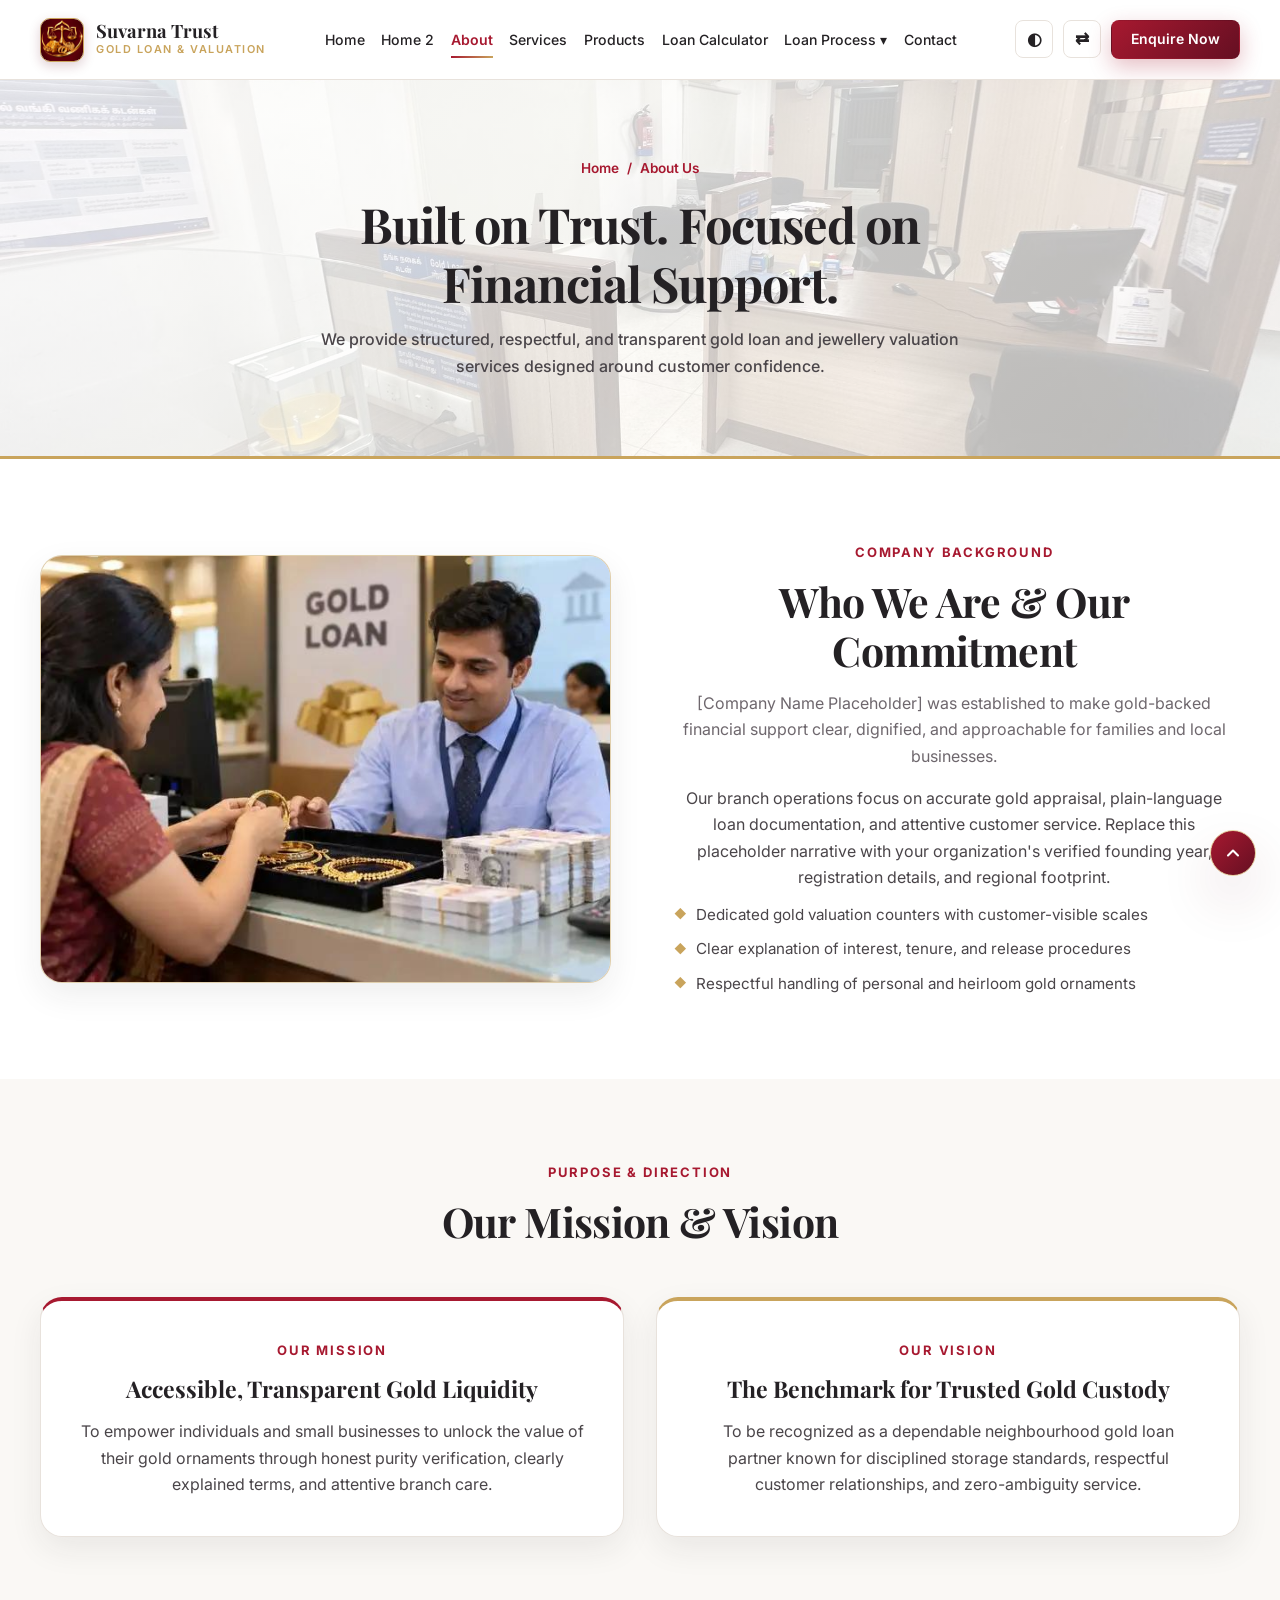
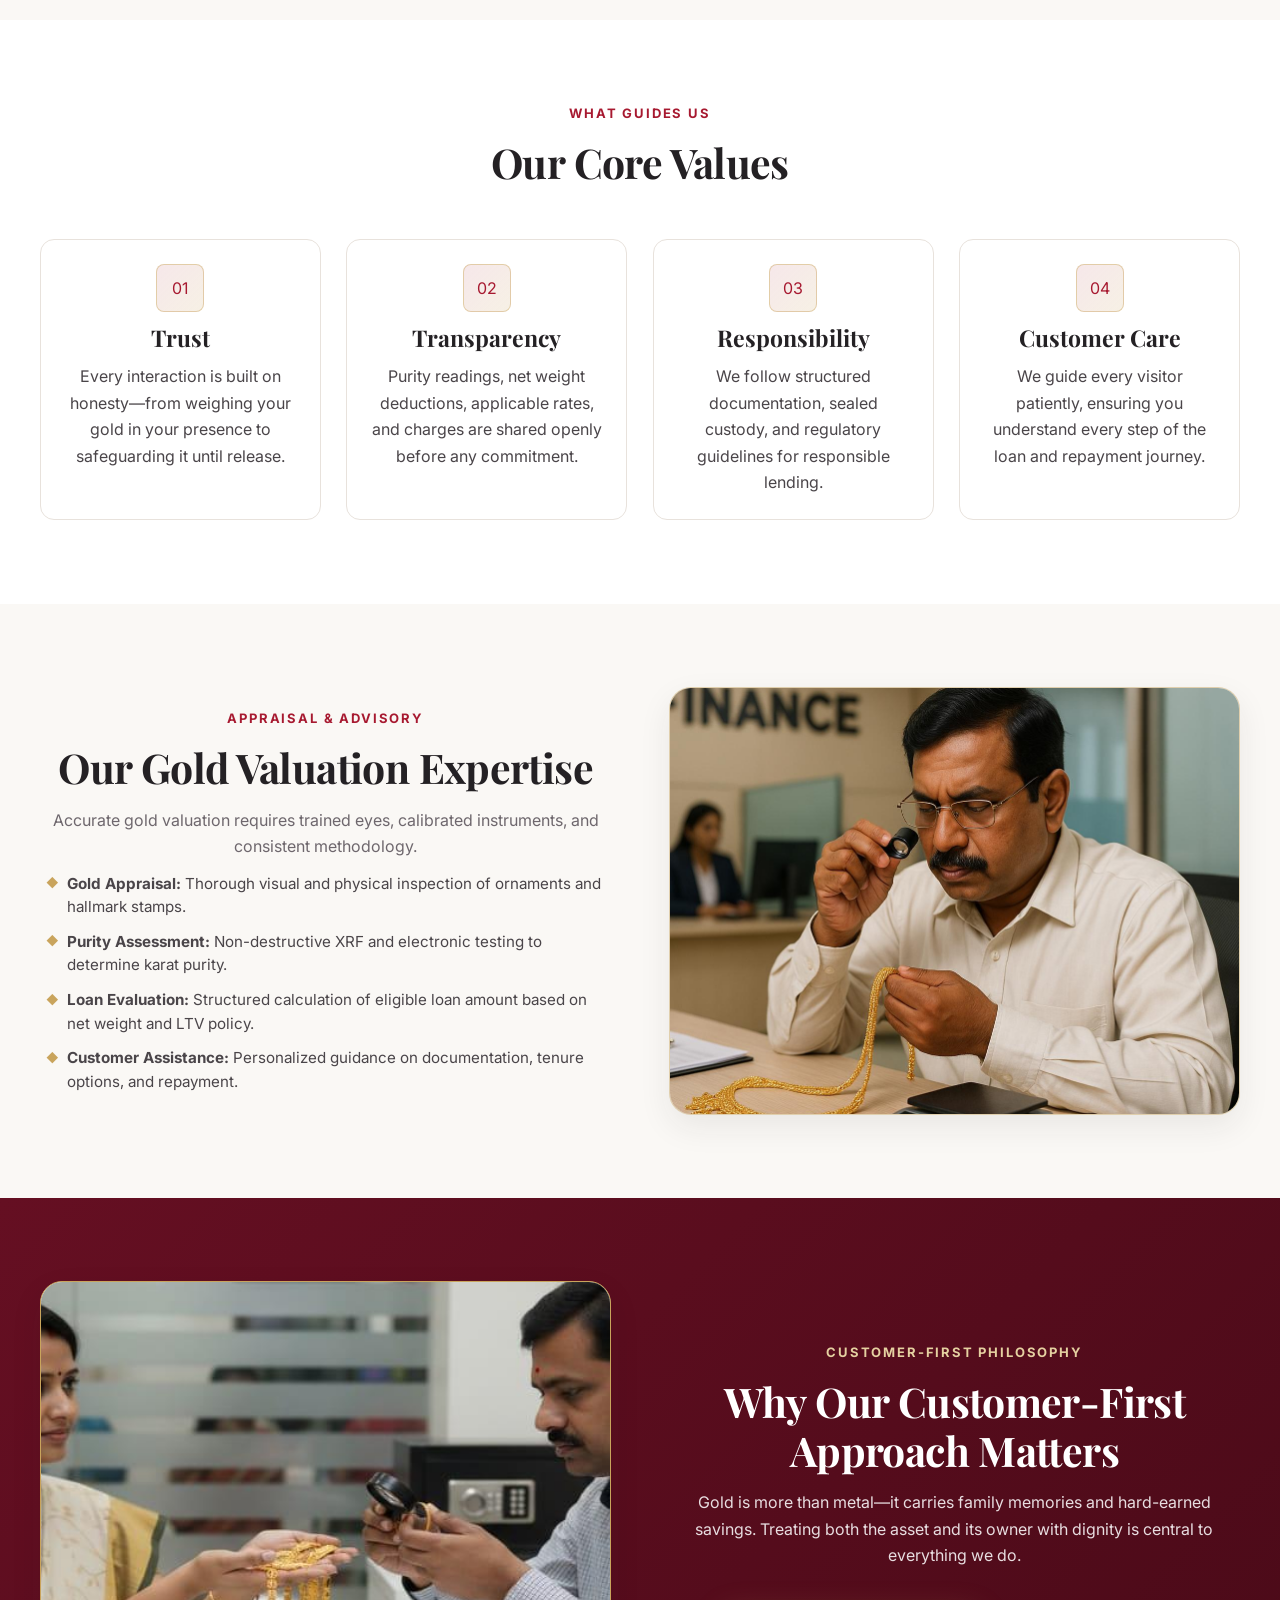
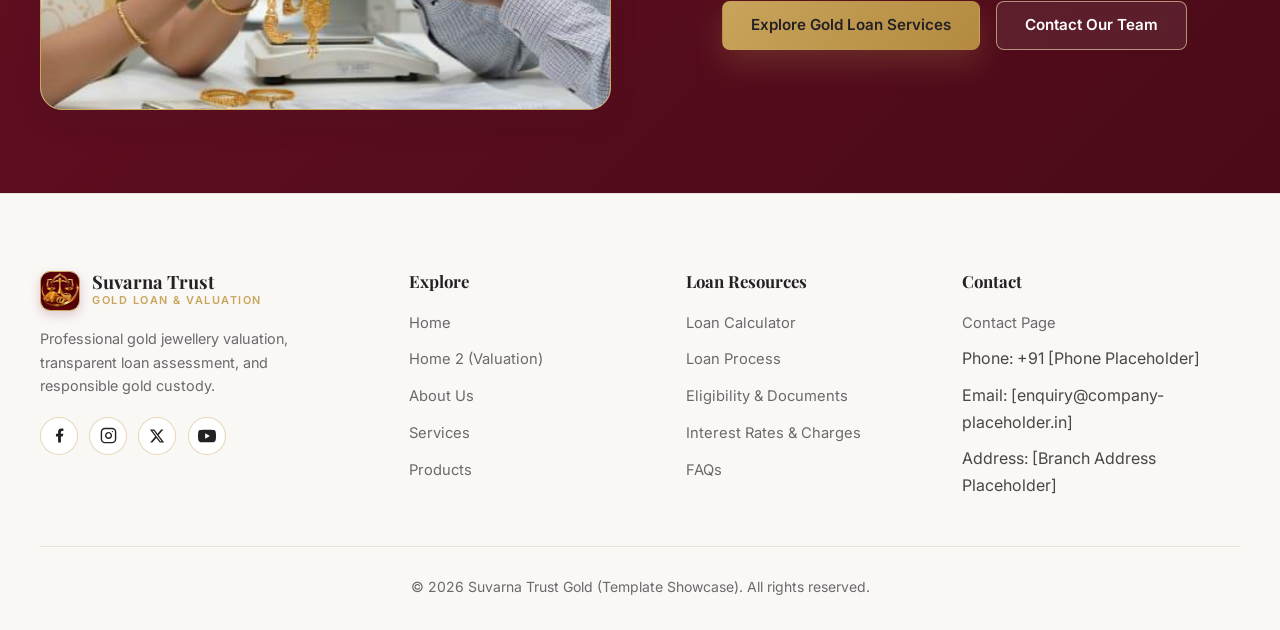
<file: about.html>
<!DOCTYPE html>
<html lang="en" dir="ltr" data-theme="light">
<head>
  <meta charset="UTF-8">
  <meta name="viewport" content="width=device-width, initial-scale=1.0">
  <title>About Us | Suvarna Trust Gold</title>
  <meta name="description" content="Learn about Suvarna Trust Gold's mission, vision, core values, and transparent gold appraisal expertise.">
  <link rel="icon" type="image/svg+xml" href="favicon.svg">
  <link rel="preconnect" href="https://fonts.googleapis.com">
  <link rel="preconnect" href="https://fonts.gstatic.com" crossorigin>
  <link href="https://fonts.googleapis.com/css2?family=Cormorant+Garamond:wght@600;700&family=Inter:wght@400;500;600;700&family=Manrope:wght@500;600;700&family=Playfair+Display:wght@600;700&display=swap" rel="stylesheet">
  <link rel="stylesheet" href="assets/css/style.css">
</head>
<body>

  <header class="site-header">
    <div class="container nav-inner">
      <a href="index.html" class="brand-logo" aria-label="Suvarna Trust Gold Home">
        <img src="images/brand-logo.jpg" alt="Suvarna Trust Logo" class="brand-logo-img">
        <span class="brand-text"><span class="brand-name">Suvarna Trust</span><span class="brand-tagline">Gold Loan &amp; Valuation</span></span>
      </a>
      <nav class="desktop-nav" aria-label="Main Navigation">
        <a href="index.html" class="nav-link">Home</a>
        <a href="home-2.html" class="nav-link">Home 2</a>
        <a href="about.html" class="nav-link active">About</a>
        <a href="services.html" class="nav-link">Services</a>
        <a href="products.html" class="nav-link">Products</a>
        <a href="loan-calculator.html" class="nav-link">Loan Calculator</a>
        <div class="nav-dropdown">
          <a href="loan-process.html" class="nav-link">Loan Process ▾</a>
          <div class="nav-dropdown-menu">
            <a href="loan-process.html">6-Step Loan Process</a>
            <a href="eligibility.html">Eligibility &amp; Documents</a>
            <a href="interest-rates.html">Interest Rates &amp; Charges</a>
            <a href="faqs.html">Frequently Asked Questions</a>
          </div>
        </div>
        <a href="contact.html" class="nav-link">Contact</a>
      </nav>
      <div class="nav-actions">
        <button type="button" class="icon-btn desktop-only" data-theme-toggle aria-label="Toggle dark mode"><span aria-hidden="true">◐</span> <span class="toggle-label">Dark</span></button>
        <button type="button" class="icon-btn desktop-only" data-rtl-toggle aria-label="Toggle RTL direction"><span aria-hidden="true">⇄</span> <span class="toggle-label">RTL</span></button>
        <button type="button" class="btn btn-primary btn-sm desktop-only" data-open-enquiry data-topic="About Page Enquiry">Enquire Now</button>
        <button type="button" class="hamburger-btn" data-drawer-open aria-label="Open mobile menu" aria-expanded="false">
          <svg width="22" height="22" viewBox="0 0 24 24" fill="none" stroke="currentColor" stroke-width="2"><line x1="3" y1="6" x2="21" y2="6"/><line x1="3" y1="12" x2="21" y2="12"/><line x1="3" y1="18" x2="21" y2="18"/></svg>
        </button>
      </div>
    </div>
  </header>

  <div class="mobile-drawer-backdrop" data-drawer-backdrop></div>
  <aside class="mobile-drawer" data-mobile-drawer aria-label="Mobile Navigation">
    <div class="mobile-drawer-header"><span class="brand-name">Suvarna Trust</span><button type="button" class="icon-btn" data-drawer-close aria-label="Close menu">✕</button></div>
    <nav class="mobile-nav-list">
      <a href="index.html">Home</a>
      <a href="home-2.html">Home 2</a>
      <a href="about.html" class="active">About</a>
      <a href="services.html">Services</a>
      <a href="products.html">Products</a>
      <a href="loan-calculator.html">Loan Calculator</a>
      <div class="mobile-dropdown">
        <button type="button" class="mobile-dropdown-trigger" data-mobile-dropdown-toggle aria-expanded="false">
          <span>Loan Process</span>
          <span class="mobile-dropdown-arrow" aria-hidden="true">
            <svg width="15" height="15" viewBox="0 0 24 24" fill="none" stroke="currentColor" stroke-width="2.5" stroke-linecap="round" stroke-linejoin="round"><polyline points="6 9 12 15 18 9"/></svg>
          </span>
        </button>
        <div class="mobile-dropdown-menu">
          <a href="loan-process.html">6-Step Loan Process</a>
          <a href="eligibility.html">Eligibility &amp; Documents</a>
          <a href="interest-rates.html">Interest Rates &amp; Charges</a>
          <a href="faqs.html">Frequently Asked Questions</a>
        </div>
      </div>
      <a href="contact.html">Contact</a>
    </nav>
    <div class="mobile-drawer-controls">
      <button type="button" class="icon-btn" data-theme-toggle style="flex:1">◐ <span class="toggle-label">Dark</span></button>
      <button type="button" class="icon-btn" data-rtl-toggle style="flex:1">⇄ <span class="toggle-label">RTL</span></button>
    </div>
    <button type="button" class="btn btn-primary" data-open-enquiry data-topic="Mobile Drawer Enquiry" style="width:100%">Enquire Now</button>
  </aside>

  <main>
    <!-- SECTION 01 — ABOUT HERO (image-28.png bright background) -->
    <section class="page-hero">
      <img class="page-hero-bg" src="images/image-28.png" alt="Professional gold loan branch counter and enclosed appraisal station">
      <div class="page-hero-overlay" aria-hidden="true"></div>
      <div class="container" style="max-width:820px;">
        <nav class="breadcrumb" aria-label="Breadcrumb"><a href="index.html">Home</a> <span>/</span> <span>About Us</span></nav>
        <h1>Built on Trust. Focused on Financial Support.</h1>
        <p>We provide structured, respectful, and transparent gold loan and jewellery valuation services designed around customer confidence.</p>
      </div>
    </section>

    <!-- SECTION 02 — OUR COMPANY STORY (image-2.png) -->
    <section class="section">
      <div class="container grid-split">
        <div class="feature-image-frame reveal">
          <img src="images/image-2.png" alt="Customer consulting with gold loan officer at branch desk" loading="lazy">
        </div>
        <div class="reveal">
          <span class="section-eyebrow">Company Background</span>
          <h2>Who We Are &amp; Our Commitment</h2>
          <p class="section-lead">[Company Name Placeholder] was established to make gold-backed financial support clear, dignified, and approachable for families and local businesses.</p>
          <p class="mt-2">Our branch operations focus on accurate gold appraisal, plain-language loan documentation, and attentive customer service. Replace this placeholder narrative with your organization's verified founding year, registration details, and regional footprint.</p>
          <ul class="spec-list mt-3">
            <li>Dedicated gold valuation counters with customer-visible scales</li>
            <li>Clear explanation of interest, tenure, and release procedures</li>
            <li>Respectful handling of personal and heirloom gold ornaments</li>
          </ul>
        </div>
      </div>
    </section>

    <!-- SECTION 03 — OUR MISSION & VISION (2 large visual panels) -->
    <section class="section section-alt">
      <div class="container">
        <div class="section-header centered reveal">
          <span class="section-eyebrow">Purpose &amp; Direction</span>
          <h2>Our Mission &amp; Vision</h2>
        </div>
        <div class="grid-2">
          <article class="panel reveal" style="border-top:4px solid var(--ruby);">
            <span class="section-eyebrow">Our Mission</span>
            <h3>Accessible, Transparent Gold Liquidity</h3>
            <p class="mt-2">To empower individuals and small businesses to unlock the value of their gold ornaments through honest purity verification, clearly explained terms, and attentive branch care.</p>
          </article>
          <article class="panel reveal" style="border-top:4px solid var(--champagne);">
            <span class="section-eyebrow">Our Vision</span>
            <h3>The Benchmark for Trusted Gold Custody</h3>
            <p class="mt-2">To be recognized as a dependable neighbourhood gold loan partner known for disciplined storage standards, respectful customer relationships, and zero-ambiguity service.</p>
          </article>
        </div>
      </div>
    </section>

    <!-- SECTION 04 — OUR CORE VALUES (4 modules) -->
    <section class="section">
      <div class="container">
        <div class="section-header centered reveal">
          <span class="section-eyebrow">What Guides Us</span>
          <h2>Our Core Values</h2>
        </div>
        <div class="grid-4">
          <article class="card reveal" data-tilt-card>
            <div class="card-body">
              <div class="icon-box">01</div>
              <h3>Trust</h3>
              <p>Every interaction is built on honesty—from weighing your gold in your presence to safeguarding it until release.</p>
            </div>
          </article>
          <article class="card reveal" data-tilt-card>
            <div class="card-body">
              <div class="icon-box">02</div>
              <h3>Transparency</h3>
              <p>Purity readings, net weight deductions, applicable rates, and charges are shared openly before any commitment.</p>
            </div>
          </article>
          <article class="card reveal" data-tilt-card>
            <div class="card-body">
              <div class="icon-box">03</div>
              <h3>Responsibility</h3>
              <p>We follow structured documentation, sealed custody, and regulatory guidelines for responsible lending.</p>
            </div>
          </article>
          <article class="card reveal" data-tilt-card>
            <div class="card-body">
              <div class="icon-box">04</div>
              <h3>Customer Care</h3>
              <p>We guide every visitor patiently, ensuring you understand every step of the loan and repayment journey.</p>
            </div>
          </article>
        </div>
      </div>
    </section>

    <!-- SECTION 05 — OUR EXPERTISE (image-11.png) -->
    <section class="section section-alt">
      <div class="container grid-split">
        <div class="reveal">
          <span class="section-eyebrow">Appraisal &amp; Advisory</span>
          <h2>Our Gold Valuation Expertise</h2>
          <p class="section-lead">Accurate gold valuation requires trained eyes, calibrated instruments, and consistent methodology.</p>
          <ul class="spec-list mt-3">
            <li><strong>Gold Appraisal:</strong> Thorough visual and physical inspection of ornaments and hallmark stamps.</li>
            <li><strong>Purity Assessment:</strong> Non-destructive XRF and electronic testing to determine karat purity.</li>
            <li><strong>Loan Evaluation:</strong> Structured calculation of eligible loan amount based on net weight and LTV policy.</li>
            <li><strong>Customer Assistance:</strong> Personalized guidance on documentation, tenure options, and repayment.</li>
          </ul>
        </div>
        <div class="feature-image-frame reveal">
          <img src="images/image-11.png" alt="Senior gold appraiser inspecting gold necklace with jeweller loupe" loading="lazy">
        </div>
      </div>
    </section>

    <!-- SECTION 06 — WHY OUR APPROACH MATTERS (image-27.png) -->
    <section class="section section-burgundy">
      <div class="container grid-split">
        <div class="feature-image-frame reveal" style="border-color:var(--champagne);">
          <img src="images/image-27.png" alt="Customer and appraiser inspecting gold bangles together at branch" loading="lazy">
        </div>
        <div class="reveal">
          <span class="section-eyebrow">Customer-First Philosophy</span>
          <h2>Why Our Customer-First Approach Matters</h2>
          <p class="section-lead">Gold is more than metal—it carries family memories and hard-earned savings. Treating both the asset and its owner with dignity is central to everything we do.</p>
          <div class="btn-group mt-4">
            <a href="services.html" class="btn btn-gold">Explore Gold Loan Services</a>
            <a href="contact.html" class="btn btn-outline-light">Contact Our Team</a>
          </div>
        </div>
      </div>
    </section>
  </main>
  <footer class="site-footer">
    <div class="container">
      <div class="footer-grid">
        <div>
          <a href="index.html" class="brand-logo mb-2">
            <img src="images/brand-logo.jpg" alt="Suvarna Trust Logo" class="brand-logo-img is-footer">
            <span class="brand-text">
              <span class="brand-name">Suvarna Trust</span>
              <span class="brand-tagline">Gold Loan &amp; Valuation</span>
            </span>
          </a>
          <p style="font-size:0.9rem;color:var(--text-muted);max-width:300px;">Professional gold jewellery valuation, transparent loan assessment, and responsible gold custody.</p>
          <div class="social-links" aria-label="Social Media Links">
            <a href="contact.html" class="social-link" aria-label="Facebook" title="Facebook">
              <svg width="17" height="17" viewBox="0 0 24 24" fill="currentColor" aria-hidden="true"><path d="M14 13.5h2.5l1-4H14v-2c0-1.03 0-2 2-2h1.5V2.14c-.326-.043-1.557-.14-2.857-.14C11.928 2 10 3.657 10 6.7v2.8H7v4h3V22h4v-8.5z"/></svg>
            </a>
            <a href="contact.html" class="social-link" aria-label="Instagram" title="Instagram">
              <svg width="17" height="17" viewBox="0 0 24 24" fill="none" stroke="currentColor" stroke-width="2" stroke-linecap="round" stroke-linejoin="round" aria-hidden="true"><rect x="2" y="2" width="20" height="20" rx="5" ry="5"/><path d="M16 11.37A4 4 0 1 1 12.63 8 4 4 0 0 1 16 11.37z"/><line x1="17.5" y1="6.5" x2="17.51" y2="6.5"/></svg>
            </a>
            <a href="contact.html" class="social-link" aria-label="X" title="X">
              <svg width="16" height="16" viewBox="0 0 24 24" fill="currentColor" aria-hidden="true"><path d="M18.244 2.25h3.308l-7.227 8.26 8.502 11.24H16.17l-5.214-6.817L4.99 21.75H1.68l7.73-8.835L1.254 2.25H8.08l4.713 6.231zm-1.161 17.52h1.833L7.084 4.126H5.117z"/></svg>
            </a>
            <a href="contact.html" class="social-link" aria-label="YouTube" title="YouTube">
              <svg width="18" height="18" viewBox="0 0 24 24" fill="currentColor" aria-hidden="true"><path d="M23.498 6.186a3.016 3.016 0 0 0-2.122-2.136C19.505 3.545 12 3.545 12 3.545s-7.505 0-9.377.505A3.017 3.017 0 0 0 .502 6.186C0 8.07 0 12 0 12s0 3.93.502 5.814a3.016 3.016 0 0 0 2.122 2.136c1.871.505 9.376.505 9.376.505s7.505 0 9.377-.505a3.015 3.015 0 0 0 2.122-2.136C24 15.93 24 12 24 12s0-3.93-.502-5.814zM9.545 15.568V8.432L15.818 12l-6.273 3.568z"/></svg>
            </a>
          </div>
        </div>
        <div>
          <h4 class="footer-heading">Explore</h4>
          <ul class="footer-links">
            <li><a href="index.html">Home</a></li>
            <li><a href="home-2.html">Home 2 (Valuation)</a></li>
            <li><a href="about.html">About Us</a></li>
            <li><a href="services.html">Services</a></li>
            <li><a href="products.html">Products</a></li>
          </ul>
        </div>
        <div>
          <h4 class="footer-heading">Loan Resources</h4>
          <ul class="footer-links">
            <li><a href="loan-calculator.html">Loan Calculator</a></li>
            <li><a href="loan-process.html">Loan Process</a></li>
            <li><a href="eligibility.html">Eligibility &amp; Documents</a></li>
            <li><a href="interest-rates.html">Interest Rates &amp; Charges</a></li>
            <li><a href="faqs.html">FAQs</a></li>
          </ul>
        </div>
        <div>
          <h4 class="footer-heading">Contact</h4>
          <ul class="footer-links">
            <li><a href="contact.html">Contact Page</a></li>
            <li>Phone: +91 [Phone Placeholder]</li>
            <li>Email: [enquiry@company-placeholder.in]</li>
            <li>Address: [Branch Address Placeholder]</li>
          </ul>
        </div>
      </div>
      <div class="footer-bottom">
        <span>© 2026 Suvarna Trust Gold (Template Showcase). All rights reserved.</span>
      </div>
    </div>
  </footer>

  <div class="modal-backdrop" id="enquiryModal" role="dialog" aria-modal="true" aria-labelledby="enquiryModalTitle">
    <div class="modal-dialog">
      <div class="modal-header"><h3 id="enquiryModalTitle">Gold Loan Enquiry</h3><button type="button" class="icon-btn" data-close-modal aria-label="Close modal">✕</button></div>
      <form data-validate-enquiry novalidate>
        <div class="form-grid">
          <div class="form-group full"><label class="form-label" for="modalEnquiryTopic">Enquiry Topic</label><input id="modalEnquiryTopic" type="text" class="form-control" value="Gold Loan Enquiry" readonly></div>
          <div class="form-group"><label class="form-label" for="m-name">Full Name *</label><input id="m-name" type="text" class="form-control" required><span class="form-error"></span></div>
          <div class="form-group"><label class="form-label" for="m-mobile">Mobile Number *</label><input id="m-mobile" type="tel" class="form-control" data-indian-mobile required><span class="form-error"></span></div>
          <div class="form-group full"><label class="form-label" for="m-notes">Notes</label><textarea id="m-notes" rows="3" class="form-control"></textarea></div>
          <div class="form-group full"><button type="submit" class="btn btn-primary" style="width:100%;">Submit Demo Enquiry</button></div>
        </div>
        <div class="form-success-banner" role="status"><strong>Demo Confirmation:</strong> Your enquiry has been validated in this demo website.</div>
      </form>
    </div>
  </div>

  <script src="assets/js/main.js"></script>
  <script src="assets/js/interactions.js"></script>
</body>
</html>
</file>
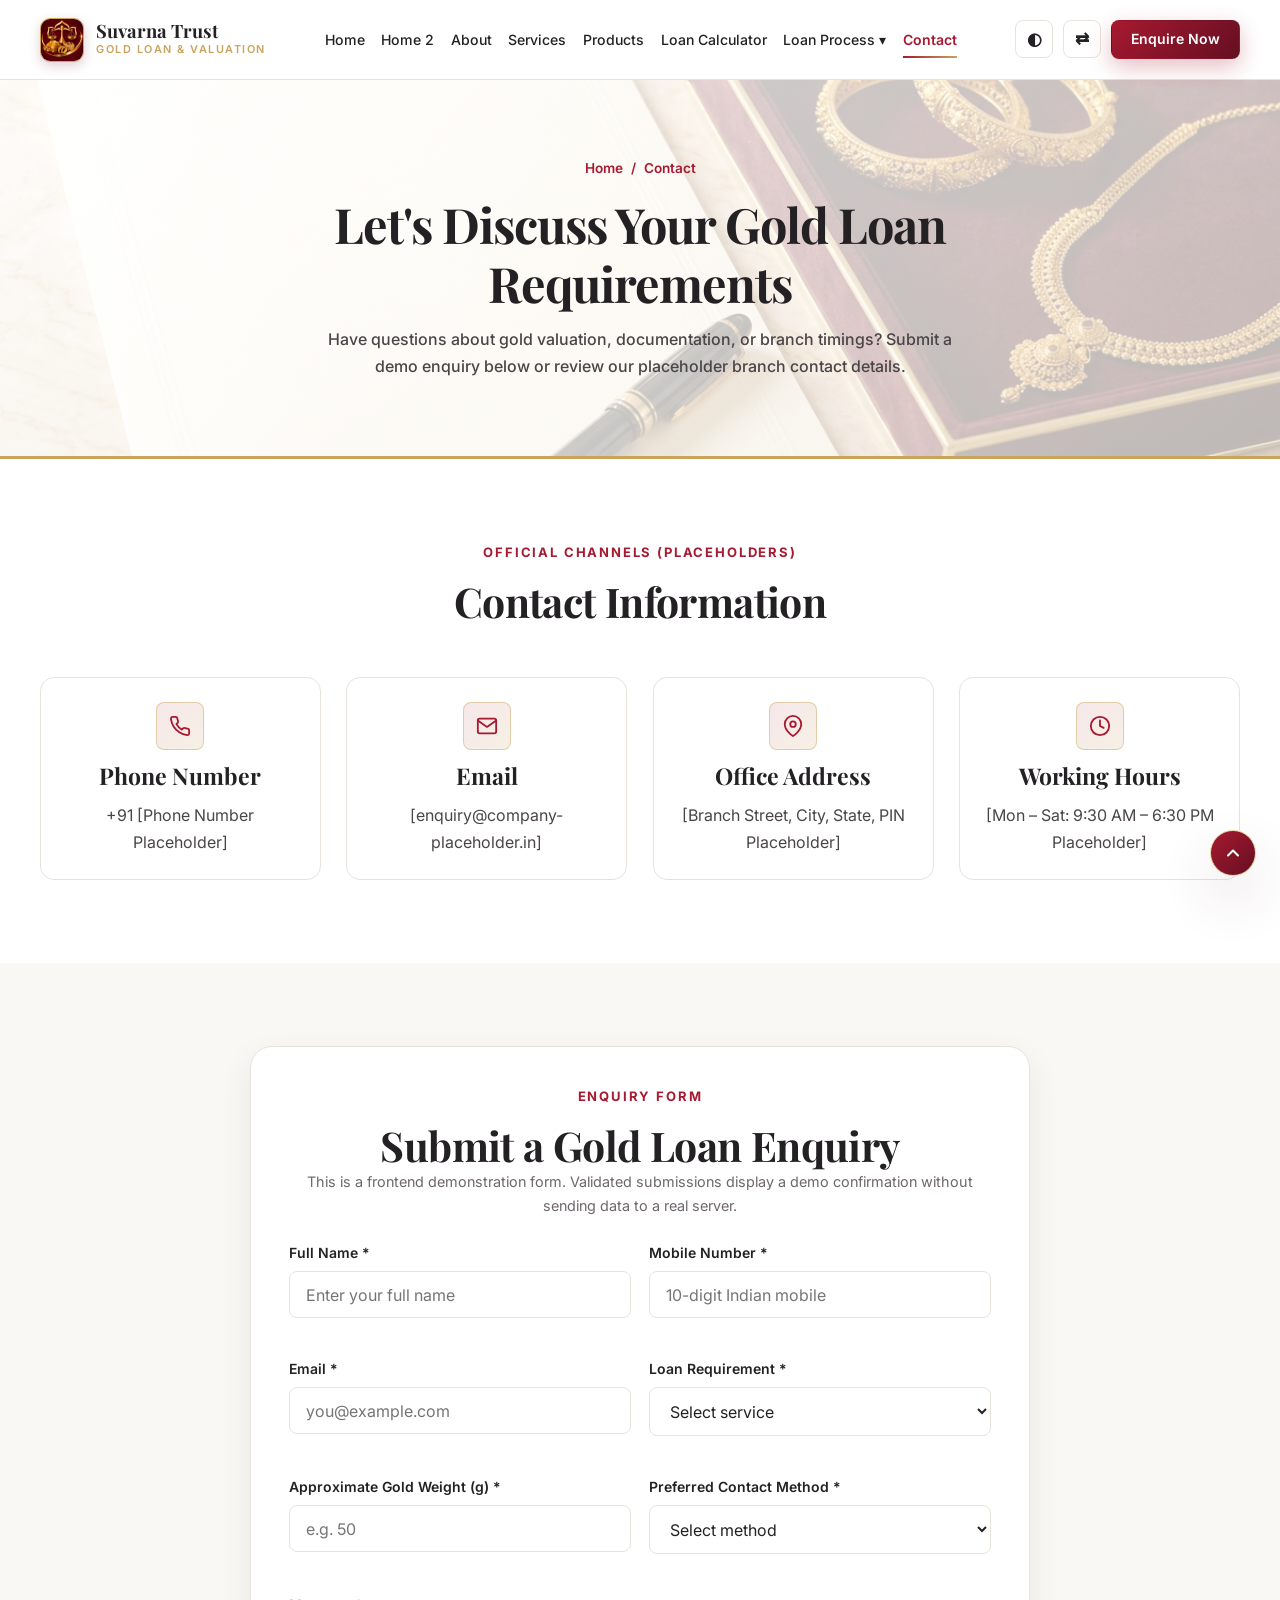
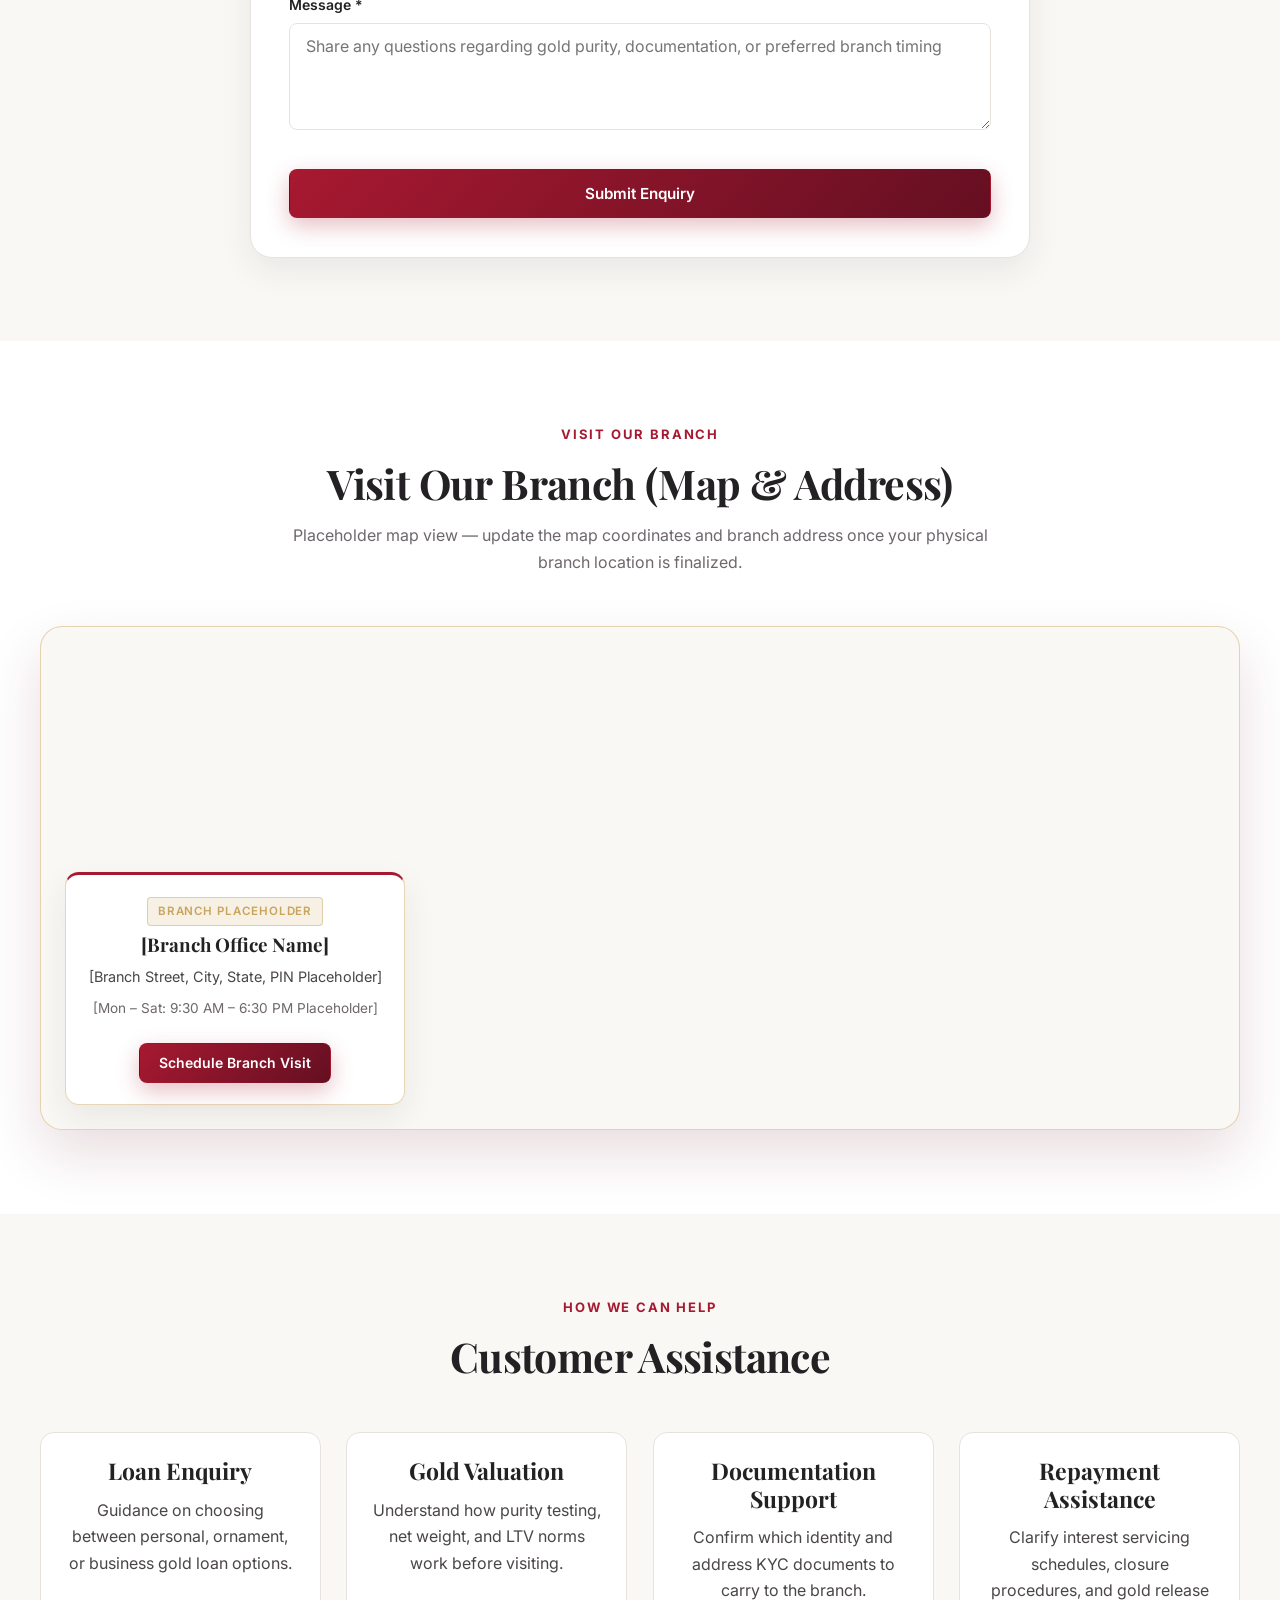
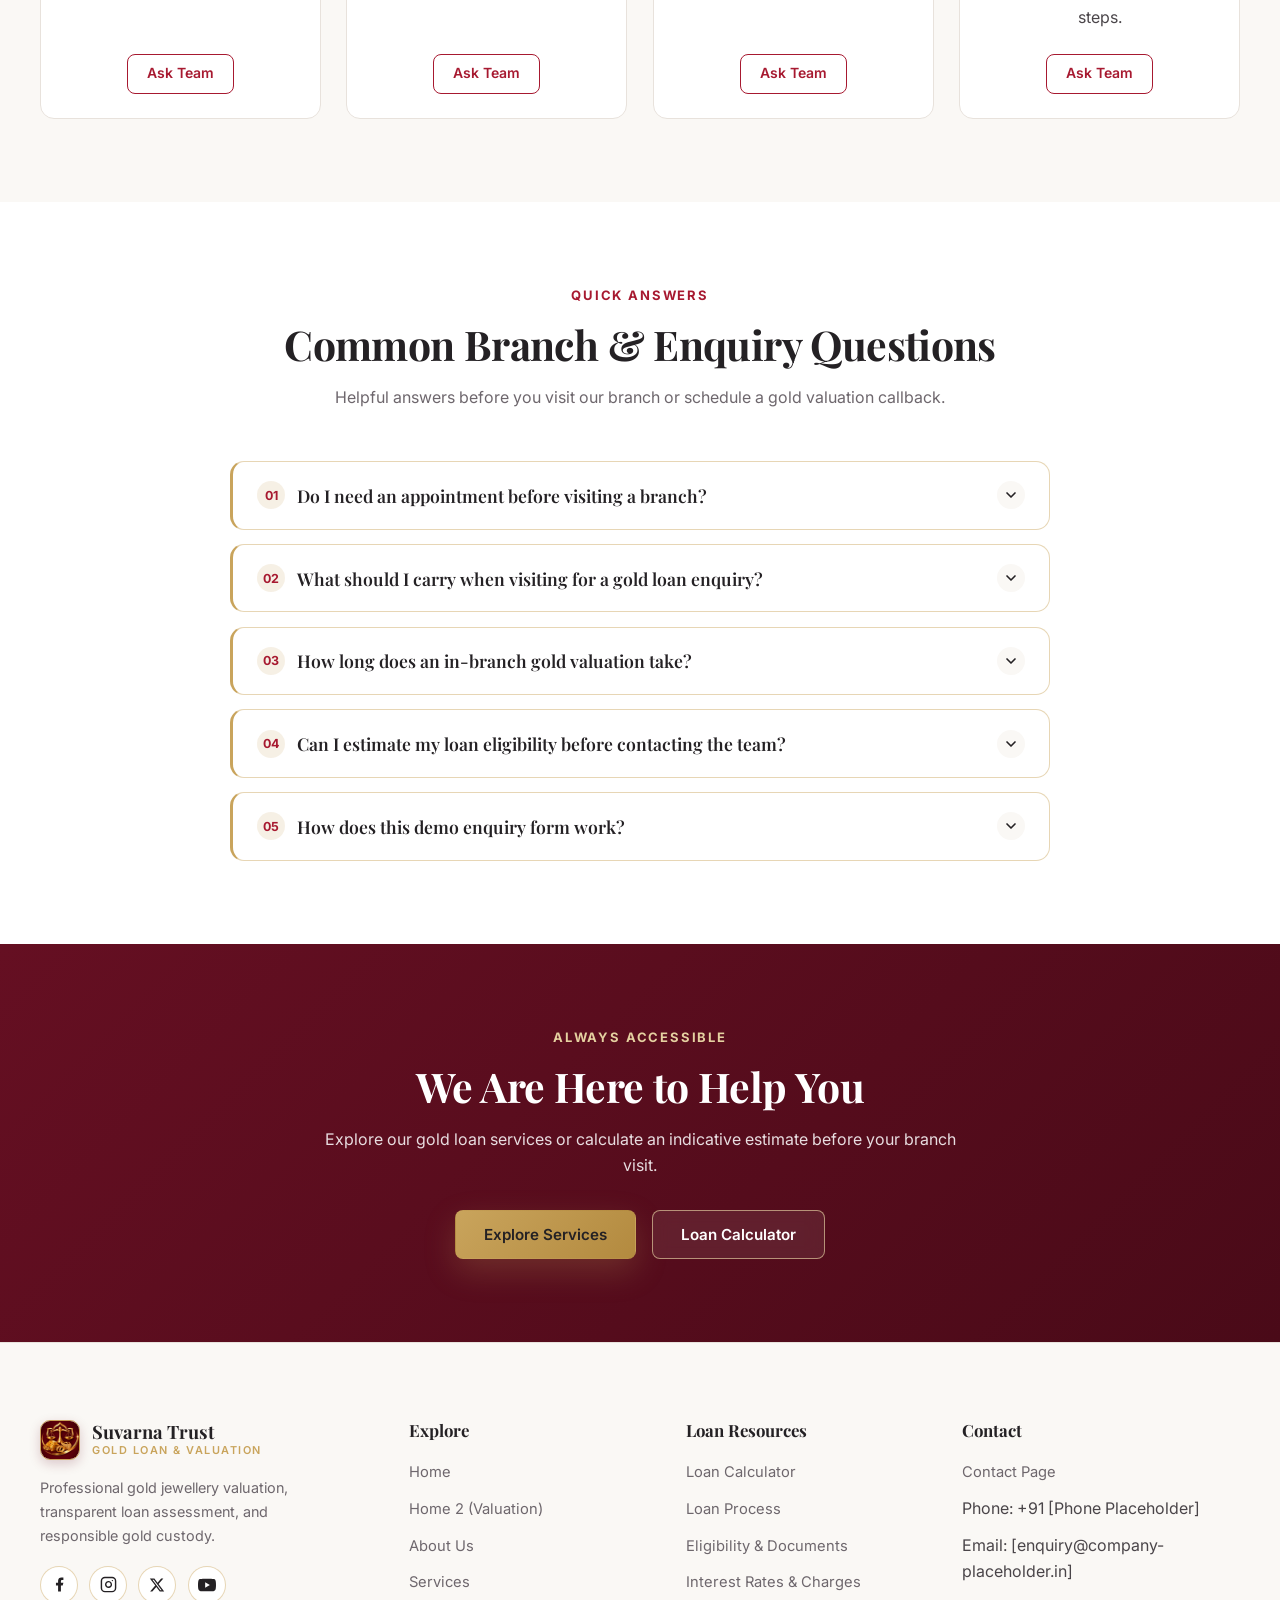
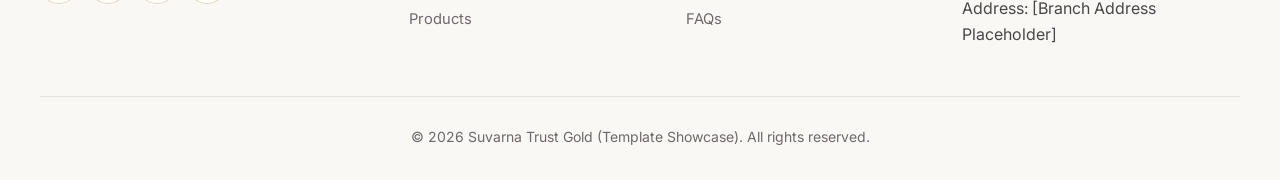
<file: contact.html>
<!DOCTYPE html>
<html lang="en" dir="ltr" data-theme="light">
<head>
  <meta charset="UTF-8">
  <meta name="viewport" content="width=device-width, initial-scale=1.0">
  <title>Contact Us | Suvarna Trust Gold</title>
  <meta name="description" content="Contact Suvarna Trust Gold for gold loan enquiries, gold valuation appointments, documentation guidance, and branch information.">
  <link rel="icon" type="image/svg+xml" href="favicon.svg">
  <link rel="preconnect" href="https://fonts.googleapis.com">
  <link rel="preconnect" href="https://fonts.gstatic.com" crossorigin>
  <link href="https://fonts.googleapis.com/css2?family=Cormorant+Garamond:wght@600;700&family=Inter:wght@400;500;600;700&family=Manrope:wght@500;600;700&family=Playfair+Display:wght@600;700&display=swap" rel="stylesheet">
  <link rel="stylesheet" href="assets/css/style.css">
</head>
<body>

  <header class="site-header">
    <div class="container nav-inner">
      <a href="index.html" class="brand-logo" aria-label="Suvarna Trust Gold Home">
        <img src="images/brand-logo.jpg" alt="Suvarna Trust Logo" class="brand-logo-img">
        <span class="brand-text"><span class="brand-name">Suvarna Trust</span><span class="brand-tagline">Gold Loan &amp; Valuation</span></span>
      </a>
      <nav class="desktop-nav" aria-label="Main Navigation">
        <a href="index.html" class="nav-link">Home</a>
        <a href="home-2.html" class="nav-link">Home 2</a>
        <a href="about.html" class="nav-link">About</a>
        <a href="services.html" class="nav-link">Services</a>
        <a href="products.html" class="nav-link">Products</a>
        <a href="loan-calculator.html" class="nav-link">Loan Calculator</a>
        <div class="nav-dropdown">
          <a href="loan-process.html" class="nav-link">Loan Process ▾</a>
          <div class="nav-dropdown-menu">
            <a href="loan-process.html">6-Step Loan Process</a>
            <a href="eligibility.html">Eligibility &amp; Documents</a>
            <a href="interest-rates.html">Interest Rates &amp; Charges</a>
            <a href="faqs.html">Frequently Asked Questions</a>
          </div>
        </div>
        <a href="contact.html" class="nav-link active">Contact</a>
      </nav>
      <div class="nav-actions">
        <button type="button" class="icon-btn desktop-only" data-theme-toggle aria-label="Toggle dark mode"><span aria-hidden="true">◐</span> <span class="toggle-label">Dark</span></button>
        <button type="button" class="icon-btn desktop-only" data-rtl-toggle aria-label="Toggle RTL direction"><span aria-hidden="true">⇄</span> <span class="toggle-label">RTL</span></button>
        <button type="button" class="btn btn-primary btn-sm desktop-only" data-open-enquiry data-topic="Direct Contact Modal">Enquire Now</button>
        <button type="button" class="hamburger-btn" data-drawer-open aria-label="Open mobile menu" aria-expanded="false">
          <svg width="22" height="22" viewBox="0 0 24 24" fill="none" stroke="currentColor" stroke-width="2"><line x1="3" y1="6" x2="21" y2="6"/><line x1="3" y1="12" x2="21" y2="12"/><line x1="3" y1="18" x2="21" y2="18"/></svg>
        </button>
      </div>
    </div>
  </header>

  <div class="mobile-drawer-backdrop" data-drawer-backdrop></div>
  <aside class="mobile-drawer" data-mobile-drawer aria-label="Mobile Navigation">
    <div class="mobile-drawer-header"><span class="brand-name">Suvarna Trust</span><button type="button" class="icon-btn" data-drawer-close aria-label="Close menu">✕</button></div>
    <nav class="mobile-nav-list">
      <a href="index.html">Home</a>
      <a href="home-2.html">Home 2</a>
      <a href="about.html">About</a>
      <a href="services.html">Services</a>
      <a href="products.html">Products</a>
      <a href="loan-calculator.html">Loan Calculator</a>
      <div class="mobile-dropdown">
        <button type="button" class="mobile-dropdown-trigger" data-mobile-dropdown-toggle aria-expanded="false">
          <span>Loan Process</span>
          <span class="mobile-dropdown-arrow" aria-hidden="true">
            <svg width="15" height="15" viewBox="0 0 24 24" fill="none" stroke="currentColor" stroke-width="2.5" stroke-linecap="round" stroke-linejoin="round"><polyline points="6 9 12 15 18 9"/></svg>
          </span>
        </button>
        <div class="mobile-dropdown-menu">
          <a href="loan-process.html">6-Step Loan Process</a>
          <a href="eligibility.html">Eligibility &amp; Documents</a>
          <a href="interest-rates.html">Interest Rates &amp; Charges</a>
          <a href="faqs.html">Frequently Asked Questions</a>
        </div>
      </div>
      <a href="contact.html" class="active">Contact</a>
    </nav>
    <div class="mobile-drawer-controls">
      <button type="button" class="icon-btn" data-theme-toggle style="flex:1">◐ <span class="toggle-label">Dark</span></button>
      <button type="button" class="icon-btn" data-rtl-toggle style="flex:1">⇄ <span class="toggle-label">RTL</span></button>
    </div>
    <button type="button" class="btn btn-primary" data-open-enquiry data-topic="Mobile Drawer Enquiry" style="width:100%">Enquire Now</button>
  </aside>

  <main>
    <!-- SECTION 01 — CONTACT HERO (bright image background) -->
    <section class="page-hero">
      <img class="page-hero-bg" src="images/image-step5-documentation.jpg" alt="Gold loan consultation desk with agreement folder and velvet ornament tray">
      <div class="page-hero-overlay" aria-hidden="true"></div>
      <div class="container" style="max-width:820px;">
        <nav class="breadcrumb" aria-label="Breadcrumb"><a href="index.html">Home</a> <span>/</span> <span>Contact</span></nav>
        <h1>Let's Discuss Your Gold Loan Requirements</h1>
        <p>Have questions about gold valuation, documentation, or branch timings? Submit a demo enquiry below or review our placeholder branch contact details.</p>
      </div>
    </section>

    <!-- SECTION 02 — CONTACT INFORMATION (4 editable placeholders) -->
    <section class="section">
      <div class="container">
        <div class="section-header centered reveal">
          <span class="section-eyebrow">Official Channels (Placeholders)</span>
          <h2>Contact Information</h2>
        </div>
        <div class="grid-4">
          <article class="card reveal">
            <div class="card-body">
              <div class="icon-box" aria-hidden="true">
                <svg width="22" height="22" viewBox="0 0 24 24" fill="none" stroke="currentColor" stroke-width="2" stroke-linecap="round" stroke-linejoin="round">
                  <path d="M22 16.92v3a2 2 0 0 1-2.18 2 19.79 19.79 0 0 1-8.63-3.07 19.5 19.5 0 0 1-6-6 19.79 19.79 0 0 1-3.07-8.67A2 2 0 0 1 4.11 2h3a2 2 0 0 1 2 1.72 12.84 12.84 0 0 0 .7 2.81 2 2 0 0 1-.45 2.11L8.09 9.91a16 16 0 0 0 6 6l1.27-1.27a2 2 0 0 1 2.11-.45 12.84 12.84 0 0 0 2.81.7A2 2 0 0 1 22 16.92z"/>
                </svg>
              </div>
              <h3>Phone Number</h3>
              <p>+91 [Phone Number Placeholder]</p>
            </div>
          </article>
          <article class="card reveal">
            <div class="card-body">
              <div class="icon-box" aria-hidden="true">
                <svg width="22" height="22" viewBox="0 0 24 24" fill="none" stroke="currentColor" stroke-width="2" stroke-linecap="round" stroke-linejoin="round">
                  <rect x="2" y="4" width="20" height="16" rx="2"/><polyline points="22 6 12 13 2 6"/>
                </svg>
              </div>
              <h3>Email</h3>
              <p>[enquiry@company-placeholder.in]</p>
            </div>
          </article>
          <article class="card reveal">
            <div class="card-body">
              <div class="icon-box" aria-hidden="true">
                <svg width="22" height="22" viewBox="0 0 24 24" fill="none" stroke="currentColor" stroke-width="2" stroke-linecap="round" stroke-linejoin="round">
                  <path d="M21 10c0 7-9 13-9 13s-9-6-9-13a9 9 0 0 1 18 0z"/><circle cx="12" cy="10" r="3"/>
                </svg>
              </div>
              <h3>Office Address</h3>
              <p>[Branch Street, City, State, PIN Placeholder]</p>
            </div>
          </article>
          <article class="card reveal">
            <div class="card-body">
              <div class="icon-box" aria-hidden="true">
                <svg width="22" height="22" viewBox="0 0 24 24" fill="none" stroke="currentColor" stroke-width="2" stroke-linecap="round" stroke-linejoin="round">
                  <circle cx="12" cy="12" r="10"/><polyline points="12 6 12 12 16 14"/>
                </svg>
              </div>
              <h3>Working Hours</h3>
              <p>[Mon – Sat: 9:30 AM – 6:30 PM Placeholder]</p>
            </div>
          </article>
        </div>
      </div>
    </section>

    <!-- SECTION 03 — GOLD LOAN ENQUIRY FORM -->
    <section class="section section-alt">
      <div class="container" style="max-width:860px;">
        <div class="panel reveal">
          <span class="section-eyebrow">Enquiry Form</span>
          <h2 class="mb-1">Submit a Gold Loan Enquiry</h2>
          <p style="font-size:0.9rem;color:var(--text-muted);" class="mb-3">This is a frontend demonstration form. Validated submissions display a demo confirmation without sending data to a real server.</p>

          <form data-validate-enquiry novalidate>
            <div class="form-grid">
              <div class="form-group">
                <label class="form-label" for="c-name">Full Name *</label>
                <input id="c-name" type="text" class="form-control" placeholder="Enter your full name" required>
                <span class="form-error"></span>
              </div>
              <div class="form-group">
                <label class="form-label" for="c-mobile">Mobile Number *</label>
                <input id="c-mobile" type="tel" class="form-control" placeholder="10-digit Indian mobile" data-indian-mobile required>
                <span class="form-error"></span>
              </div>
              <div class="form-group">
                <label class="form-label" for="c-email">Email *</label>
                <input id="c-email" type="email" class="form-control" placeholder="you@example.com" required>
                <span class="form-error"></span>
              </div>
              <div class="form-group">
                <label class="form-label" for="c-req">Loan Requirement *</label>
                <select id="c-req" class="form-control" required>
                  <option value="">Select service</option>
                  <option value="Gold Jewellery Loan">Gold Jewellery Loan</option>
                  <option value="Gold Ornament Loan">Gold Ornament Loan</option>
                  <option value="Gold Coin Loan">Gold Coin Loan (Policy Dependent)</option>
                  <option value="Business Gold Loan">Business Gold Loan</option>
                </select>
                <span class="form-error"></span>
              </div>
              <div class="form-group">
                <label class="form-label" for="c-weight">Approximate Gold Weight (g) *</label>
                <input id="c-weight" type="number" min="1" step="0.5" class="form-control" placeholder="e.g. 50" required>
                <span class="form-error"></span>
              </div>
              <div class="form-group">
                <label class="form-label" for="c-method">Preferred Contact Method *</label>
                <select id="c-method" class="form-control" required>
                  <option value="">Select method</option>
                  <option value="Phone Call">Phone Call</option>
                  <option value="WhatsApp / Message">WhatsApp / Message</option>
                  <option value="Email">Email</option>
                  <option value="Branch Visit">In-Person Branch Visit</option>
                </select>
                <span class="form-error"></span>
              </div>
              <div class="form-group full">
                <label class="form-label" for="c-msg">Message *</label>
                <textarea id="c-msg" rows="4" class="form-control" placeholder="Share any questions regarding gold purity, documentation, or preferred branch timing" required></textarea>
                <span class="form-error"></span>
              </div>
              <div class="form-group full">
                <button type="submit" class="btn btn-primary" style="width:100%;">Submit Enquiry</button>
              </div>
            </div>
            <div class="form-success-banner" role="status">
              <strong>Demo Confirmation:</strong> Thank you! Your enquiry passed validation in this demo interface. No real external company was contacted.
            </div>
          </form>
        </div>
      </div>
    </section>

    <!-- SECTION 04 — BRANCH LOCATION MAP (Bright & Expanded) -->
    <section class="section">
      <div class="container">
        <div class="section-header centered reveal">
          <span class="section-eyebrow">Visit Our Branch</span>
          <h2>Visit Our Branch (Map &amp; Address)</h2>
          <p class="section-lead">Placeholder map view — update the map coordinates and branch address once your physical branch location is finalized.</p>
        </div>

        <div class="map-showcase">
          <iframe
            class="map-iframe"
            width="100%"
            height="480"
            style="width:100%;height:100%;min-width:100%;min-height:480px;border:0;display:block;"
            title="Branch Location Map Placeholder"
            src="https://maps.google.com/maps?q=India&t=&z=5&ie=UTF8&iwloc=&output=embed"
            loading="eager"
            referrerpolicy="no-referrer-when-downgrade"
            allowfullscreen>
          </iframe>
          <div class="map-overlay-card">
            <span class="demo-badge">Branch Placeholder</span>
            <h3 class="mt-1">[Branch Office Name]</h3>
            <p class="mt-1">[Branch Street, City, State, PIN Placeholder]</p>
            <p style="font-size:0.85rem;color:var(--text-muted);" class="mt-1">[Mon – Sat: 9:30 AM – 6:30 PM Placeholder]</p>
            <div class="btn-group mt-3">
              <button type="button" class="btn btn-primary btn-sm" data-open-enquiry data-topic="Branch Visit Scheduling">Schedule Branch Visit</button>
            </div>
          </div>
        </div>
      </div>
    </section>

    <!-- SECTION 05 — CUSTOMER ASSISTANCE (4 interactive support cards) -->
    <section class="section section-alt">
      <div class="container">
        <div class="section-header centered reveal">
          <span class="section-eyebrow">How We Can Help</span>
          <h2>Customer Assistance</h2>
        </div>
        <div class="grid-4">
          <article class="card reveal">
            <div class="card-body">
              <h3>Loan Enquiry</h3>
              <p>Guidance on choosing between personal, ornament, or business gold loan options.</p>
              <div class="card-footer"><button type="button" class="btn btn-outline btn-sm" data-open-enquiry data-topic="Loan Enquiry Support">Ask Team</button></div>
            </div>
          </article>
          <article class="card reveal">
            <div class="card-body">
              <h3>Gold Valuation</h3>
              <p>Understand how purity testing, net weight, and LTV norms work before visiting.</p>
              <div class="card-footer"><button type="button" class="btn btn-outline btn-sm" data-open-enquiry data-topic="Gold Valuation Support">Ask Team</button></div>
            </div>
          </article>
          <article class="card reveal">
            <div class="card-body">
              <h3>Documentation Support</h3>
              <p>Confirm which identity and address KYC documents to carry to the branch.</p>
              <div class="card-footer"><button type="button" class="btn btn-outline btn-sm" data-open-enquiry data-topic="Documentation Support">Ask Team</button></div>
            </div>
          </article>
          <article class="card reveal">
            <div class="card-body">
              <h3>Repayment Assistance</h3>
              <p>Clarify interest servicing schedules, closure procedures, and gold release steps.</p>
              <div class="card-footer"><button type="button" class="btn btn-outline btn-sm" data-open-enquiry data-topic="Repayment Assistance">Ask Team</button></div>
            </div>
          </article>
        </div>
      </div>
    </section>

    <!-- SECTION 06 — CONTACT FAQs (5 Questions with Dropdown Arrow Icons) -->
    <section class="section">
      <div class="container" style="max-width:900px;">
        <div class="section-header centered reveal">
          <span class="section-eyebrow">Quick Answers</span>
          <h2>Common Branch &amp; Enquiry Questions</h2>
          <p class="section-lead">Helpful answers before you visit our branch or schedule a gold valuation callback.</p>
        </div>
        <div class="accordion faq-accordion reveal">
          <div class="accordion-item">
            <button type="button" class="accordion-trigger" aria-expanded="false">
              <span class="faq-q-wrap"><span class="faq-q-num">01</span> Do I need an appointment before visiting a branch?</span>
              <span class="accordion-icon faq-chevron" aria-hidden="true"><svg width="16" height="16" viewBox="0 0 24 24" fill="none" stroke="currentColor" stroke-width="2.5" stroke-linecap="round" stroke-linejoin="round"><polyline points="6 9 12 15 18 9"/></svg></span>
            </button>
            <div class="accordion-panel"><div class="accordion-content">Walk-in visits are welcome during branch working hours, or you may submit an enquiry above to schedule a dedicated consultation slot.</div></div>
          </div>
          <div class="accordion-item">
            <button type="button" class="accordion-trigger" aria-expanded="false">
              <span class="faq-q-wrap"><span class="faq-q-num">02</span> What should I carry when visiting for a gold loan enquiry?</span>
              <span class="accordion-icon faq-chevron" aria-hidden="true"><svg width="16" height="16" viewBox="0 0 24 24" fill="none" stroke="currentColor" stroke-width="2.5" stroke-linecap="round" stroke-linejoin="round"><polyline points="6 9 12 15 18 9"/></svg></span>
            </button>
            <div class="accordion-panel"><div class="accordion-content">Carry the gold ornaments you wish to pledge along with standard original KYC documents (identity proof, address proof, and recent photographs).</div></div>
          </div>
          <div class="accordion-item">
            <button type="button" class="accordion-trigger" aria-expanded="false">
              <span class="faq-q-wrap"><span class="faq-q-num">03</span> How long does an in-branch gold valuation take?</span>
              <span class="accordion-icon faq-chevron" aria-hidden="true"><svg width="16" height="16" viewBox="0 0 24 24" fill="none" stroke="currentColor" stroke-width="2.5" stroke-linecap="round" stroke-linejoin="round"><polyline points="6 9 12 15 18 9"/></svg></span>
            </button>
            <div class="accordion-panel"><div class="accordion-content">Purity verification and net weight assessment are conducted right in your presence, typically completed within a single branch visit depending on item count.</div></div>
          </div>
          <div class="accordion-item">
            <button type="button" class="accordion-trigger" aria-expanded="false">
              <span class="faq-q-wrap"><span class="faq-q-num">04</span> Can I estimate my loan eligibility before contacting the team?</span>
              <span class="accordion-icon faq-chevron" aria-hidden="true"><svg width="16" height="16" viewBox="0 0 24 24" fill="none" stroke="currentColor" stroke-width="2.5" stroke-linecap="round" stroke-linejoin="round"><polyline points="6 9 12 15 18 9"/></svg></span>
            </button>
            <div class="accordion-panel"><div class="accordion-content">Yes. Use our interactive Loan Calculator page to get an indicative estimate based on your gold weight, karat purity, and applicable LTV percentage.</div></div>
          </div>
          <div class="accordion-item">
            <button type="button" class="accordion-trigger" aria-expanded="false">
              <span class="faq-q-wrap"><span class="faq-q-num">05</span> How does this demo enquiry form work?</span>
              <span class="accordion-icon faq-chevron" aria-hidden="true"><svg width="16" height="16" viewBox="0 0 24 24" fill="none" stroke="currentColor" stroke-width="2.5" stroke-linecap="round" stroke-linejoin="round"><polyline points="6 9 12 15 18 9"/></svg></span>
            </button>
            <div class="accordion-panel"><div class="accordion-content">This template includes client-side validation (including 10-digit Indian mobile verification) and shows a demo confirmation message without transmitting data externally.</div></div>
          </div>
        </div>
      </div>
    </section>

    <!-- SECTION 07 — FINAL CTA -->
    <section class="section section-burgundy">
      <div class="container" style="text-align:center;max-width:740px;">
        <span class="section-eyebrow">Always Accessible</span>
        <h2>We Are Here to Help You</h2>
        <p class="section-lead">Explore our gold loan services or calculate an indicative estimate before your branch visit.</p>
        <div class="btn-group mt-4" style="justify-content:center;">
          <a href="services.html" class="btn btn-gold">Explore Services</a>
          <a href="loan-calculator.html" class="btn btn-outline-light">Loan Calculator</a>
        </div>
      </div>
    </section>
  </main>
  <footer class="site-footer">
    <div class="container">
      <div class="footer-grid">
        <div>
          <a href="index.html" class="brand-logo mb-2">
            <img src="images/brand-logo.jpg" alt="Suvarna Trust Logo" class="brand-logo-img is-footer">
            <span class="brand-text">
              <span class="brand-name">Suvarna Trust</span>
              <span class="brand-tagline">Gold Loan &amp; Valuation</span>
            </span>
          </a>
          <p style="font-size:0.9rem;color:var(--text-muted);max-width:300px;">Professional gold jewellery valuation, transparent loan assessment, and responsible gold custody.</p>
          <div class="social-links" aria-label="Social Media Links">
            <a href="contact.html" class="social-link" aria-label="Facebook" title="Facebook">
              <svg width="17" height="17" viewBox="0 0 24 24" fill="currentColor" aria-hidden="true"><path d="M14 13.5h2.5l1-4H14v-2c0-1.03 0-2 2-2h1.5V2.14c-.326-.043-1.557-.14-2.857-.14C11.928 2 10 3.657 10 6.7v2.8H7v4h3V22h4v-8.5z"/></svg>
            </a>
            <a href="contact.html" class="social-link" aria-label="Instagram" title="Instagram">
              <svg width="17" height="17" viewBox="0 0 24 24" fill="none" stroke="currentColor" stroke-width="2" stroke-linecap="round" stroke-linejoin="round" aria-hidden="true"><rect x="2" y="2" width="20" height="20" rx="5" ry="5"/><path d="M16 11.37A4 4 0 1 1 12.63 8 4 4 0 0 1 16 11.37z"/><line x1="17.5" y1="6.5" x2="17.51" y2="6.5"/></svg>
            </a>
            <a href="contact.html" class="social-link" aria-label="X" title="X">
              <svg width="16" height="16" viewBox="0 0 24 24" fill="currentColor" aria-hidden="true"><path d="M18.244 2.25h3.308l-7.227 8.26 8.502 11.24H16.17l-5.214-6.817L4.99 21.75H1.68l7.73-8.835L1.254 2.25H8.08l4.713 6.231zm-1.161 17.52h1.833L7.084 4.126H5.117z"/></svg>
            </a>
            <a href="contact.html" class="social-link" aria-label="YouTube" title="YouTube">
              <svg width="18" height="18" viewBox="0 0 24 24" fill="currentColor" aria-hidden="true"><path d="M23.498 6.186a3.016 3.016 0 0 0-2.122-2.136C19.505 3.545 12 3.545 12 3.545s-7.505 0-9.377.505A3.017 3.017 0 0 0 .502 6.186C0 8.07 0 12 0 12s0 3.93.502 5.814a3.016 3.016 0 0 0 2.122 2.136c1.871.505 9.376.505 9.376.505s7.505 0 9.377-.505a3.015 3.015 0 0 0 2.122-2.136C24 15.93 24 12 24 12s0-3.93-.502-5.814zM9.545 15.568V8.432L15.818 12l-6.273 3.568z"/></svg>
            </a>
          </div>
        </div>
        <div>
          <h4 class="footer-heading">Explore</h4>
          <ul class="footer-links">
            <li><a href="index.html">Home</a></li>
            <li><a href="home-2.html">Home 2 (Valuation)</a></li>
            <li><a href="about.html">About Us</a></li>
            <li><a href="services.html">Services</a></li>
            <li><a href="products.html">Products</a></li>
          </ul>
        </div>
        <div>
          <h4 class="footer-heading">Loan Resources</h4>
          <ul class="footer-links">
            <li><a href="loan-calculator.html">Loan Calculator</a></li>
            <li><a href="loan-process.html">Loan Process</a></li>
            <li><a href="eligibility.html">Eligibility &amp; Documents</a></li>
            <li><a href="interest-rates.html">Interest Rates &amp; Charges</a></li>
            <li><a href="faqs.html">FAQs</a></li>
          </ul>
        </div>
        <div>
          <h4 class="footer-heading">Contact</h4>
          <ul class="footer-links">
            <li><a href="contact.html">Contact Page</a></li>
            <li>Phone: +91 [Phone Placeholder]</li>
            <li>Email: [enquiry@company-placeholder.in]</li>
            <li>Address: [Branch Address Placeholder]</li>
          </ul>
        </div>
      </div>
      <div class="footer-bottom">
        <span>© 2026 Suvarna Trust Gold (Template Showcase). All rights reserved.</span>
      </div>
    </div>
  </footer>

  <div class="modal-backdrop" id="enquiryModal" role="dialog" aria-modal="true" aria-labelledby="enquiryModalTitle">
    <div class="modal-dialog">
      <div class="modal-header"><h3 id="enquiryModalTitle">Gold Loan Enquiry</h3><button type="button" class="icon-btn" data-close-modal aria-label="Close modal">✕</button></div>
      <form data-validate-enquiry novalidate>
        <div class="form-grid">
          <div class="form-group full"><label class="form-label" for="modalEnquiryTopic">Enquiry Topic</label><input id="modalEnquiryTopic" type="text" class="form-control" value="Gold Loan Enquiry" readonly></div>
          <div class="form-group"><label class="form-label" for="m-name">Full Name *</label><input id="m-name" type="text" class="form-control" required><span class="form-error"></span></div>
          <div class="form-group"><label class="form-label" for="m-mobile">Mobile Number *</label><input id="m-mobile" type="tel" class="form-control" data-indian-mobile required><span class="form-error"></span></div>
          <div class="form-group full"><label class="form-label" for="m-notes">Notes</label><textarea id="m-notes" rows="3" class="form-control"></textarea></div>
          <div class="form-group full"><button type="submit" class="btn btn-primary" style="width:100%;">Submit Demo Enquiry</button></div>
        </div>
        <div class="form-success-banner" role="status"><strong>Demo Confirmation:</strong> Your enquiry has been validated in this demo website.</div>
      </form>
    </div>
  </div>

  <script src="assets/js/main.js"></script>
  <script src="assets/js/interactions.js"></script>
</body>
</html>
</file>
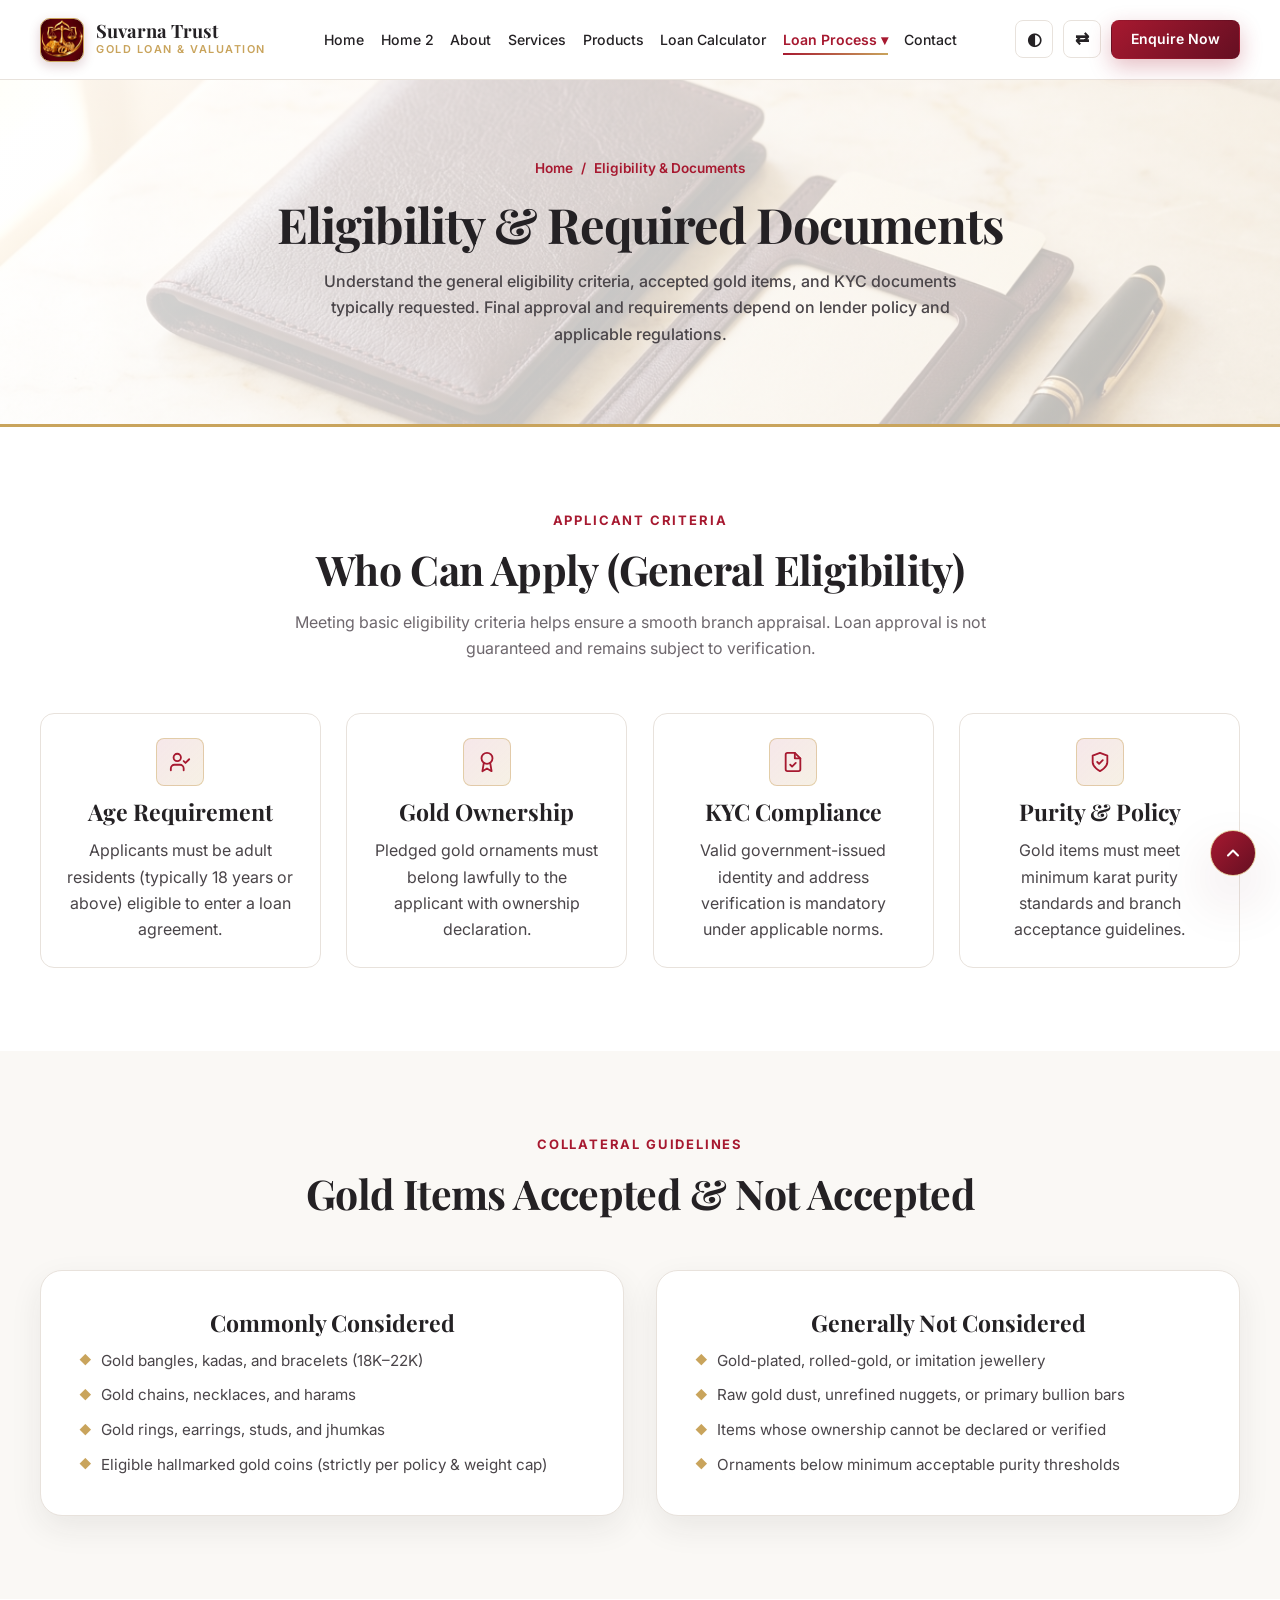
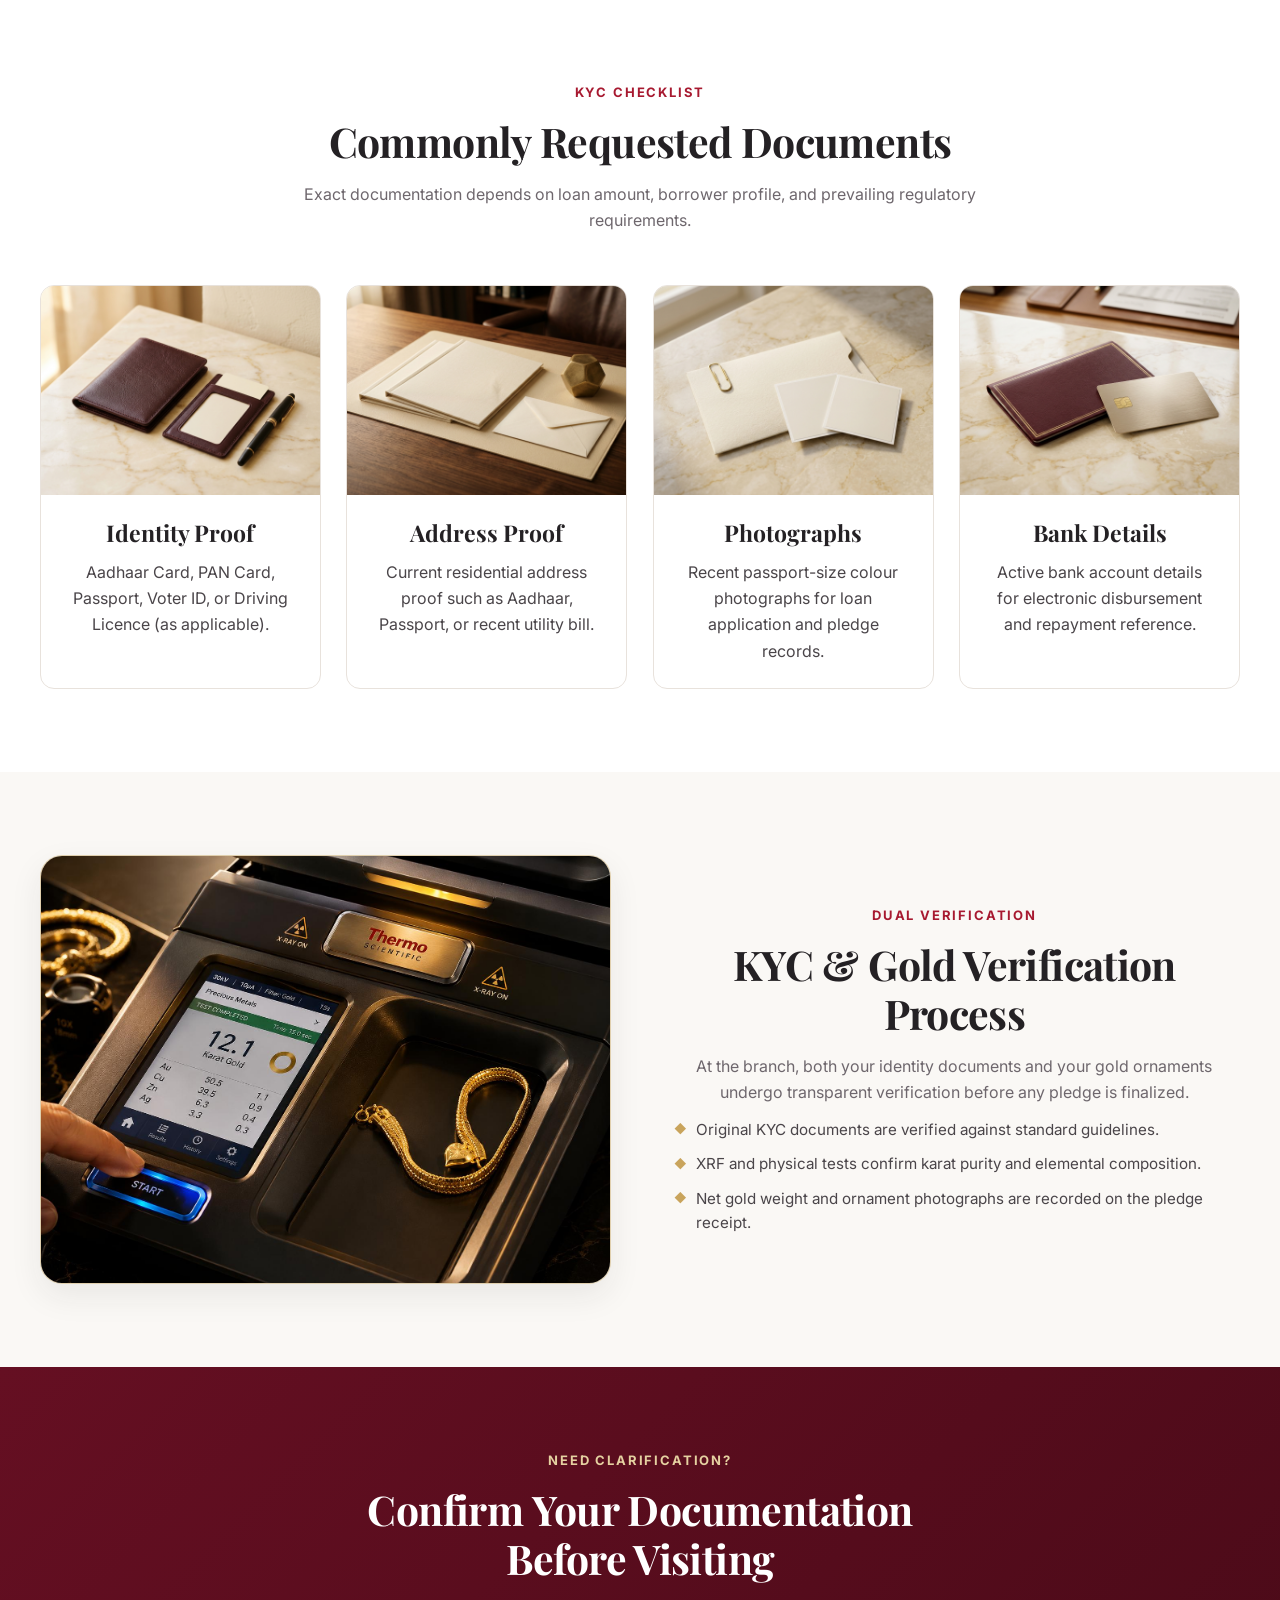
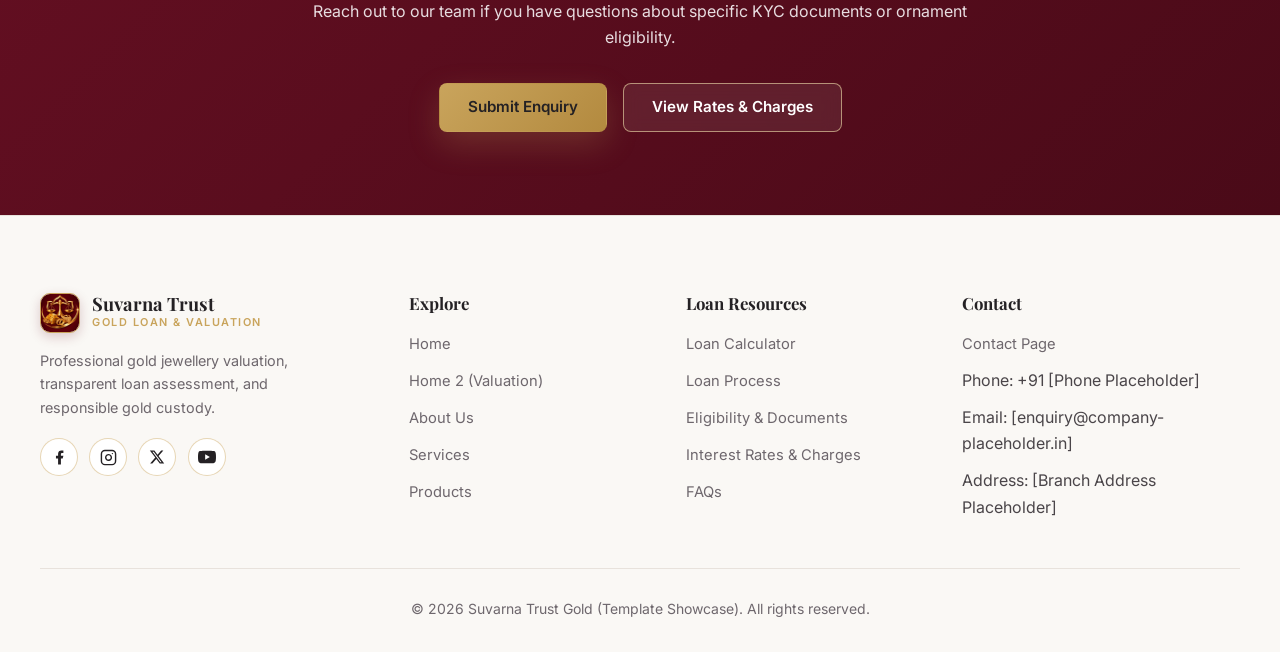
<file: eligibility.html>
<!DOCTYPE html>
<html lang="en" dir="ltr" data-theme="light">
<head>
  <meta charset="UTF-8">
  <meta name="viewport" content="width=device-width, initial-scale=1.0">
  <title>Eligibility &amp; Documents | Suvarna Trust Gold</title>
  <meta name="description" content="General gold loan eligibility guidelines, accepted gold items, commonly requested KYC documents, and verification process.">
  <link rel="icon" type="image/svg+xml" href="favicon.svg">
  <link rel="preconnect" href="https://fonts.googleapis.com">
  <link rel="preconnect" href="https://fonts.gstatic.com" crossorigin>
  <link href="https://fonts.googleapis.com/css2?family=Cormorant+Garamond:wght@600;700&family=Inter:wght@400;500;600;700&family=Manrope:wght@500;600;700&family=Playfair+Display:wght@600;700&display=swap" rel="stylesheet">
  <link rel="stylesheet" href="assets/css/style.css">
</head>
<body>

  <header class="site-header">
    <div class="container nav-inner">
      <a href="index.html" class="brand-logo" aria-label="Suvarna Trust Gold Home">
        <img src="images/brand-logo.jpg" alt="Suvarna Trust Logo" class="brand-logo-img">
        <span class="brand-text"><span class="brand-name">Suvarna Trust</span><span class="brand-tagline">Gold Loan &amp; Valuation</span></span>
      </a>
      <nav class="desktop-nav" aria-label="Main Navigation">
        <a href="index.html" class="nav-link">Home</a>
        <a href="home-2.html" class="nav-link">Home 2</a>
        <a href="about.html" class="nav-link">About</a>
        <a href="services.html" class="nav-link">Services</a>
        <a href="products.html" class="nav-link">Products</a>
        <a href="loan-calculator.html" class="nav-link">Loan Calculator</a>
        <div class="nav-dropdown">
          <a href="loan-process.html" class="nav-link active">Loan Process ▾</a>
          <div class="nav-dropdown-menu">
            <a href="loan-process.html">6-Step Loan Process</a>
            <a href="eligibility.html" class="active">Eligibility &amp; Documents</a>
            <a href="interest-rates.html">Interest Rates &amp; Charges</a>
            <a href="faqs.html">Frequently Asked Questions</a>
          </div>
        </div>
        <a href="contact.html" class="nav-link">Contact</a>
      </nav>
      <div class="nav-actions">
        <button type="button" class="icon-btn desktop-only" data-theme-toggle aria-label="Toggle dark mode"><span aria-hidden="true">◐</span> <span class="toggle-label">Dark</span></button>
        <button type="button" class="icon-btn desktop-only" data-rtl-toggle aria-label="Toggle RTL direction"><span aria-hidden="true">⇄</span> <span class="toggle-label">RTL</span></button>
        <button type="button" class="btn btn-primary btn-sm desktop-only" data-open-enquiry data-topic="Eligibility Enquiry">Enquire Now</button>
        <button type="button" class="hamburger-btn" data-drawer-open aria-label="Open mobile menu" aria-expanded="false">
          <svg width="22" height="22" viewBox="0 0 24 24" fill="none" stroke="currentColor" stroke-width="2"><line x1="3" y1="6" x2="21" y2="6"/><line x1="3" y1="12" x2="21" y2="12"/><line x1="3" y1="18" x2="21" y2="18"/></svg>
        </button>
      </div>
    </div>
  </header>

  <div class="mobile-drawer-backdrop" data-drawer-backdrop></div>
  <aside class="mobile-drawer" data-mobile-drawer aria-label="Mobile Navigation">
    <div class="mobile-drawer-header"><span class="brand-name">Suvarna Trust</span><button type="button" class="icon-btn" data-drawer-close aria-label="Close menu">✕</button></div>
    <nav class="mobile-nav-list">
      <a href="index.html">Home</a>
      <a href="home-2.html">Home 2</a>
      <a href="about.html">About</a>
      <a href="services.html">Services</a>
      <a href="products.html">Products</a>
      <a href="loan-calculator.html">Loan Calculator</a>
      <div class="mobile-dropdown open">
        <button type="button" class="mobile-dropdown-trigger active" data-mobile-dropdown-toggle aria-expanded="true">
          <span>Loan Process</span>
          <span class="mobile-dropdown-arrow" aria-hidden="true">
            <svg width="15" height="15" viewBox="0 0 24 24" fill="none" stroke="currentColor" stroke-width="2.5" stroke-linecap="round" stroke-linejoin="round"><polyline points="6 9 12 15 18 9"/></svg>
          </span>
        </button>
        <div class="mobile-dropdown-menu">
          <a href="loan-process.html">6-Step Loan Process</a>
          <a href="eligibility.html" class="active">Eligibility &amp; Documents</a>
          <a href="interest-rates.html">Interest Rates &amp; Charges</a>
          <a href="faqs.html">Frequently Asked Questions</a>
        </div>
      </div>
      <a href="contact.html">Contact</a>
    </nav>
    <div class="mobile-drawer-controls">
      <button type="button" class="icon-btn" data-theme-toggle style="flex:1">◐ <span class="toggle-label">Dark</span></button>
      <button type="button" class="icon-btn" data-rtl-toggle style="flex:1">⇄ <span class="toggle-label">RTL</span></button>
    </div>
    <button type="button" class="btn btn-primary" data-open-enquiry data-topic="Mobile Drawer Enquiry" style="width:100%">Enquire Now</button>
  </aside>

  <main>
    <!-- SECTION 01 — ELIGIBILITY HERO (bright image background) -->
    <section class="page-hero">
      <img class="page-hero-bg" src="images/image-doc-identity.jpg" alt="KYC identity and documentation desk on warm ivory marble">
      <div class="page-hero-overlay" aria-hidden="true"></div>
      <div class="container" style="max-width:820px;">
        <nav class="breadcrumb" aria-label="Breadcrumb"><a href="index.html">Home</a> <span>/</span> <span>Eligibility &amp; Documents</span></nav>
        <h1>Eligibility &amp; Required Documents</h1>
        <p>Understand the general eligibility criteria, accepted gold items, and KYC documents typically requested. Final approval and requirements depend on lender policy and applicable regulations.</p>
      </div>
    </section>

    <!-- SECTION 02 — GENERAL ELIGIBILITY INFORMATION -->
    <section class="section">
      <div class="container">
        <div class="section-header reveal">
          <span class="section-eyebrow">Applicant Criteria</span>
          <h2>Who Can Apply (General Eligibility)</h2>
          <p class="section-lead">Meeting basic eligibility criteria helps ensure a smooth branch appraisal. Loan approval is not guaranteed and remains subject to verification.</p>
        </div>
        <div class="grid-4">
          <article class="card reveal">
            <div class="card-body">
              <div class="icon-box" aria-hidden="true">
                <svg width="22" height="22" viewBox="0 0 24 24" fill="none" stroke="currentColor" stroke-width="2" stroke-linecap="round" stroke-linejoin="round">
                  <path d="M16 21v-2a4 4 0 0 0-4-4H6a4 4 0 0 0-4 4v2"/><circle cx="9" cy="7" r="4"/><polyline points="16 11 18 13 22 9"/>
                </svg>
              </div>
              <h3>Age Requirement</h3>
              <p>Applicants must be adult residents (typically 18 years or above) eligible to enter a loan agreement.</p>
            </div>
          </article>
          <article class="card reveal">
            <div class="card-body">
              <div class="icon-box" aria-hidden="true">
                <svg width="22" height="22" viewBox="0 0 24 24" fill="none" stroke="currentColor" stroke-width="2" stroke-linecap="round" stroke-linejoin="round">
                  <circle cx="12" cy="8" r="6"/><path d="M15.477 12.89 17 22l-5-3-5 3 1.523-9.11"/>
                </svg>
              </div>
              <h3>Gold Ownership</h3>
              <p>Pledged gold ornaments must belong lawfully to the applicant with ownership declaration.</p>
            </div>
          </article>
          <article class="card reveal">
            <div class="card-body">
              <div class="icon-box" aria-hidden="true">
                <svg width="22" height="22" viewBox="0 0 24 24" fill="none" stroke="currentColor" stroke-width="2" stroke-linecap="round" stroke-linejoin="round">
                  <path d="M14 2H6a2 2 0 0 0-2 2v16a2 2 0 0 0 2 2h12a2 2 0 0 0 2-2V8z"/><polyline points="14 2 14 8 20 8"/><path d="m9 15 2 2 4-4"/>
                </svg>
              </div>
              <h3>KYC Compliance</h3>
              <p>Valid government-issued identity and address verification is mandatory under applicable norms.</p>
            </div>
          </article>
          <article class="card reveal">
            <div class="card-body">
              <div class="icon-box" aria-hidden="true">
                <svg width="22" height="22" viewBox="0 0 24 24" fill="none" stroke="currentColor" stroke-width="2" stroke-linecap="round" stroke-linejoin="round">
                  <path d="M12 22s8-4 8-10V5l-8-3-8 3v7c0 6 8 10 8 10z"/><polyline points="9 12 11 14 15 10"/>
                </svg>
              </div>
              <h3>Purity &amp; Policy</h3>
              <p>Gold items must meet minimum karat purity standards and branch acceptance guidelines.</p>
            </div>
          </article>
        </div>
      </div>
    </section>

    <!-- SECTION 03 — ACCEPTED GOLD ITEMS -->
    <section class="section section-alt">
      <div class="container">
        <div class="section-header reveal">
          <span class="section-eyebrow">Collateral Guidelines</span>
          <h2>Gold Items Accepted &amp; Not Accepted</h2>
        </div>
        <div class="grid-2">
          <div class="panel reveal">
            <h3>Commonly Considered</h3>
            <ul class="spec-list mt-2">
              <li>Gold bangles, kadas, and bracelets (18K–22K)</li>
              <li>Gold chains, necklaces, and harams</li>
              <li>Gold rings, earrings, studs, and jhumkas</li>
              <li>Eligible hallmarked gold coins (strictly per policy &amp; weight cap)</li>
            </ul>
          </div>
          <div class="panel reveal">
            <h3>Generally Not Considered</h3>
            <ul class="spec-list mt-2">
              <li>Gold-plated, rolled-gold, or imitation jewellery</li>
              <li>Raw gold dust, unrefined nuggets, or primary bullion bars</li>
              <li>Items whose ownership cannot be declared or verified</li>
              <li>Ornaments below minimum acceptable purity thresholds</li>
            </ul>
          </div>
        </div>
      </div>
    </section>

    <!-- SECTION 04 — COMMONLY REQUESTED DOCUMENTS -->
    <section class="section">
      <div class="container">
        <div class="section-header centered reveal">
          <span class="section-eyebrow">KYC Checklist</span>
          <h2>Commonly Requested Documents</h2>
          <p class="section-lead">Exact documentation depends on loan amount, borrower profile, and prevailing regulatory requirements.</p>
        </div>
        <div class="grid-4">
          <article class="card reveal" data-tilt-card>
            <div class="card-media">
              <img src="images/image-doc-identity.jpg" alt="Burgundy leather passport and ID card holder beside a pen on ivory marble" loading="lazy">
            </div>
            <div class="card-body">
              <h3>Identity Proof</h3>
              <p>Aadhaar Card, PAN Card, Passport, Voter ID, or Driving Licence (as applicable).</p>
            </div>
          </article>
          <article class="card reveal" data-tilt-card>
            <div class="card-media">
              <img src="images/image-doc-address.jpg" alt="Cream document folder and sealed correspondence envelope for address proof" loading="lazy">
            </div>
            <div class="card-body">
              <h3>Address Proof</h3>
              <p>Current residential address proof such as Aadhaar, Passport, or recent utility bill.</p>
            </div>
          </article>
          <article class="card reveal" data-tilt-card>
            <div class="card-media">
              <img src="images/image-doc-photos.jpg" alt="Document sleeve with blank matte passport photo cards and gold paperclip" loading="lazy">
            </div>
            <div class="card-body">
              <h3>Photographs</h3>
              <p>Recent passport-size colour photographs for loan application and pledge records.</p>
            </div>
          </article>
          <article class="card reveal" data-tilt-card>
            <div class="card-media">
              <img src="images/image-doc-bank.jpg" alt="Burgundy-and-gold bank passbook cover and champagne-gold bank card" loading="lazy">
            </div>
            <div class="card-body">
              <h3>Bank Details</h3>
              <p>Active bank account details for electronic disbursement and repayment reference.</p>
            </div>
          </article>
        </div>
      </div>
    </section>

    <!-- SECTION 05 — VERIFICATION PROCESS (image-32.png) -->
    <section class="section section-alt">
      <div class="container grid-split">
        <div class="feature-image-frame reveal">
          <img src="images/image-32.png" alt="Thermo Scientific XRF precious metal analyzer showing detailed karat and element breakdown" loading="lazy">
        </div>
        <div class="reveal">
          <span class="section-eyebrow">Dual Verification</span>
          <h2>KYC &amp; Gold Verification Process</h2>
          <p class="section-lead">At the branch, both your identity documents and your gold ornaments undergo transparent verification before any pledge is finalized.</p>
          <ul class="spec-list mt-3">
            <li>Original KYC documents are verified against standard guidelines.</li>
            <li>XRF and physical tests confirm karat purity and elemental composition.</li>
            <li>Net gold weight and ornament photographs are recorded on the pledge receipt.</li>
          </ul>
        </div>
      </div>
    </section>

    <!-- SECTION 06 — ENQUIRY CTA -->
    <section class="section section-burgundy">
      <div class="container" style="text-align:center;max-width:740px;">
        <span class="section-eyebrow">Need Clarification?</span>
        <h2>Confirm Your Documentation Before Visiting</h2>
        <p class="section-lead">Reach out to our team if you have questions about specific KYC documents or ornament eligibility.</p>
        <div class="btn-group mt-4" style="justify-content:center;">
          <button type="button" class="btn btn-gold" data-open-enquiry data-topic="Eligibility & Documents Query">Submit Enquiry</button>
          <a href="interest-rates.html" class="btn btn-outline-light">View Rates &amp; Charges</a>
        </div>
      </div>
    </section>
  </main>
  <footer class="site-footer">
    <div class="container">
      <div class="footer-grid">
        <div>
          <a href="index.html" class="brand-logo mb-2">
            <img src="images/brand-logo.jpg" alt="Suvarna Trust Logo" class="brand-logo-img is-footer">
            <span class="brand-text">
              <span class="brand-name">Suvarna Trust</span>
              <span class="brand-tagline">Gold Loan &amp; Valuation</span>
            </span>
          </a>
          <p style="font-size:0.9rem;color:var(--text-muted);max-width:300px;">Professional gold jewellery valuation, transparent loan assessment, and responsible gold custody.</p>
          <div class="social-links" aria-label="Social Media Links">
            <a href="contact.html" class="social-link" aria-label="Facebook" title="Facebook">
              <svg width="17" height="17" viewBox="0 0 24 24" fill="currentColor" aria-hidden="true"><path d="M14 13.5h2.5l1-4H14v-2c0-1.03 0-2 2-2h1.5V2.14c-.326-.043-1.557-.14-2.857-.14C11.928 2 10 3.657 10 6.7v2.8H7v4h3V22h4v-8.5z"/></svg>
            </a>
            <a href="contact.html" class="social-link" aria-label="Instagram" title="Instagram">
              <svg width="17" height="17" viewBox="0 0 24 24" fill="none" stroke="currentColor" stroke-width="2" stroke-linecap="round" stroke-linejoin="round" aria-hidden="true"><rect x="2" y="2" width="20" height="20" rx="5" ry="5"/><path d="M16 11.37A4 4 0 1 1 12.63 8 4 4 0 0 1 16 11.37z"/><line x1="17.5" y1="6.5" x2="17.51" y2="6.5"/></svg>
            </a>
            <a href="contact.html" class="social-link" aria-label="X" title="X">
              <svg width="16" height="16" viewBox="0 0 24 24" fill="currentColor" aria-hidden="true"><path d="M18.244 2.25h3.308l-7.227 8.26 8.502 11.24H16.17l-5.214-6.817L4.99 21.75H1.68l7.73-8.835L1.254 2.25H8.08l4.713 6.231zm-1.161 17.52h1.833L7.084 4.126H5.117z"/></svg>
            </a>
            <a href="contact.html" class="social-link" aria-label="YouTube" title="YouTube">
              <svg width="18" height="18" viewBox="0 0 24 24" fill="currentColor" aria-hidden="true"><path d="M23.498 6.186a3.016 3.016 0 0 0-2.122-2.136C19.505 3.545 12 3.545 12 3.545s-7.505 0-9.377.505A3.017 3.017 0 0 0 .502 6.186C0 8.07 0 12 0 12s0 3.93.502 5.814a3.016 3.016 0 0 0 2.122 2.136c1.871.505 9.376.505 9.376.505s7.505 0 9.377-.505a3.015 3.015 0 0 0 2.122-2.136C24 15.93 24 12 24 12s0-3.93-.502-5.814zM9.545 15.568V8.432L15.818 12l-6.273 3.568z"/></svg>
            </a>
          </div>
        </div>
        <div>
          <h4 class="footer-heading">Explore</h4>
          <ul class="footer-links">
            <li><a href="index.html">Home</a></li>
            <li><a href="home-2.html">Home 2 (Valuation)</a></li>
            <li><a href="about.html">About Us</a></li>
            <li><a href="services.html">Services</a></li>
            <li><a href="products.html">Products</a></li>
          </ul>
        </div>
        <div>
          <h4 class="footer-heading">Loan Resources</h4>
          <ul class="footer-links">
            <li><a href="loan-calculator.html">Loan Calculator</a></li>
            <li><a href="loan-process.html">Loan Process</a></li>
            <li><a href="eligibility.html">Eligibility &amp; Documents</a></li>
            <li><a href="interest-rates.html">Interest Rates &amp; Charges</a></li>
            <li><a href="faqs.html">FAQs</a></li>
          </ul>
        </div>
        <div>
          <h4 class="footer-heading">Contact</h4>
          <ul class="footer-links">
            <li><a href="contact.html">Contact Page</a></li>
            <li>Phone: +91 [Phone Placeholder]</li>
            <li>Email: [enquiry@company-placeholder.in]</li>
            <li>Address: [Branch Address Placeholder]</li>
          </ul>
        </div>
      </div>
      <div class="footer-bottom">
        <span>© 2026 Suvarna Trust Gold (Template Showcase). All rights reserved.</span>
      </div>
    </div>
  </footer>

  <div class="modal-backdrop" id="enquiryModal" role="dialog" aria-modal="true" aria-labelledby="enquiryModalTitle">
    <div class="modal-dialog">
      <div class="modal-header"><h3 id="enquiryModalTitle">Gold Loan Enquiry</h3><button type="button" class="icon-btn" data-close-modal aria-label="Close modal">✕</button></div>
      <form data-validate-enquiry novalidate>
        <div class="form-grid">
          <div class="form-group full"><label class="form-label" for="modalEnquiryTopic">Enquiry Topic</label><input id="modalEnquiryTopic" type="text" class="form-control" value="Gold Loan Enquiry" readonly></div>
          <div class="form-group"><label class="form-label" for="m-name">Full Name *</label><input id="m-name" type="text" class="form-control" required><span class="form-error"></span></div>
          <div class="form-group"><label class="form-label" for="m-mobile">Mobile Number *</label><input id="m-mobile" type="tel" class="form-control" data-indian-mobile required><span class="form-error"></span></div>
          <div class="form-group full"><label class="form-label" for="m-notes">Notes</label><textarea id="m-notes" rows="3" class="form-control"></textarea></div>
          <div class="form-group full"><button type="submit" class="btn btn-primary" style="width:100%;">Submit Demo Enquiry</button></div>
        </div>
        <div class="form-success-banner" role="status"><strong>Demo Confirmation:</strong> Your enquiry has been validated in this demo website.</div>
      </form>
    </div>
  </div>

  <script src="assets/js/main.js"></script>
  <script src="assets/js/interactions.js"></script>
</body>
</html>
</file>
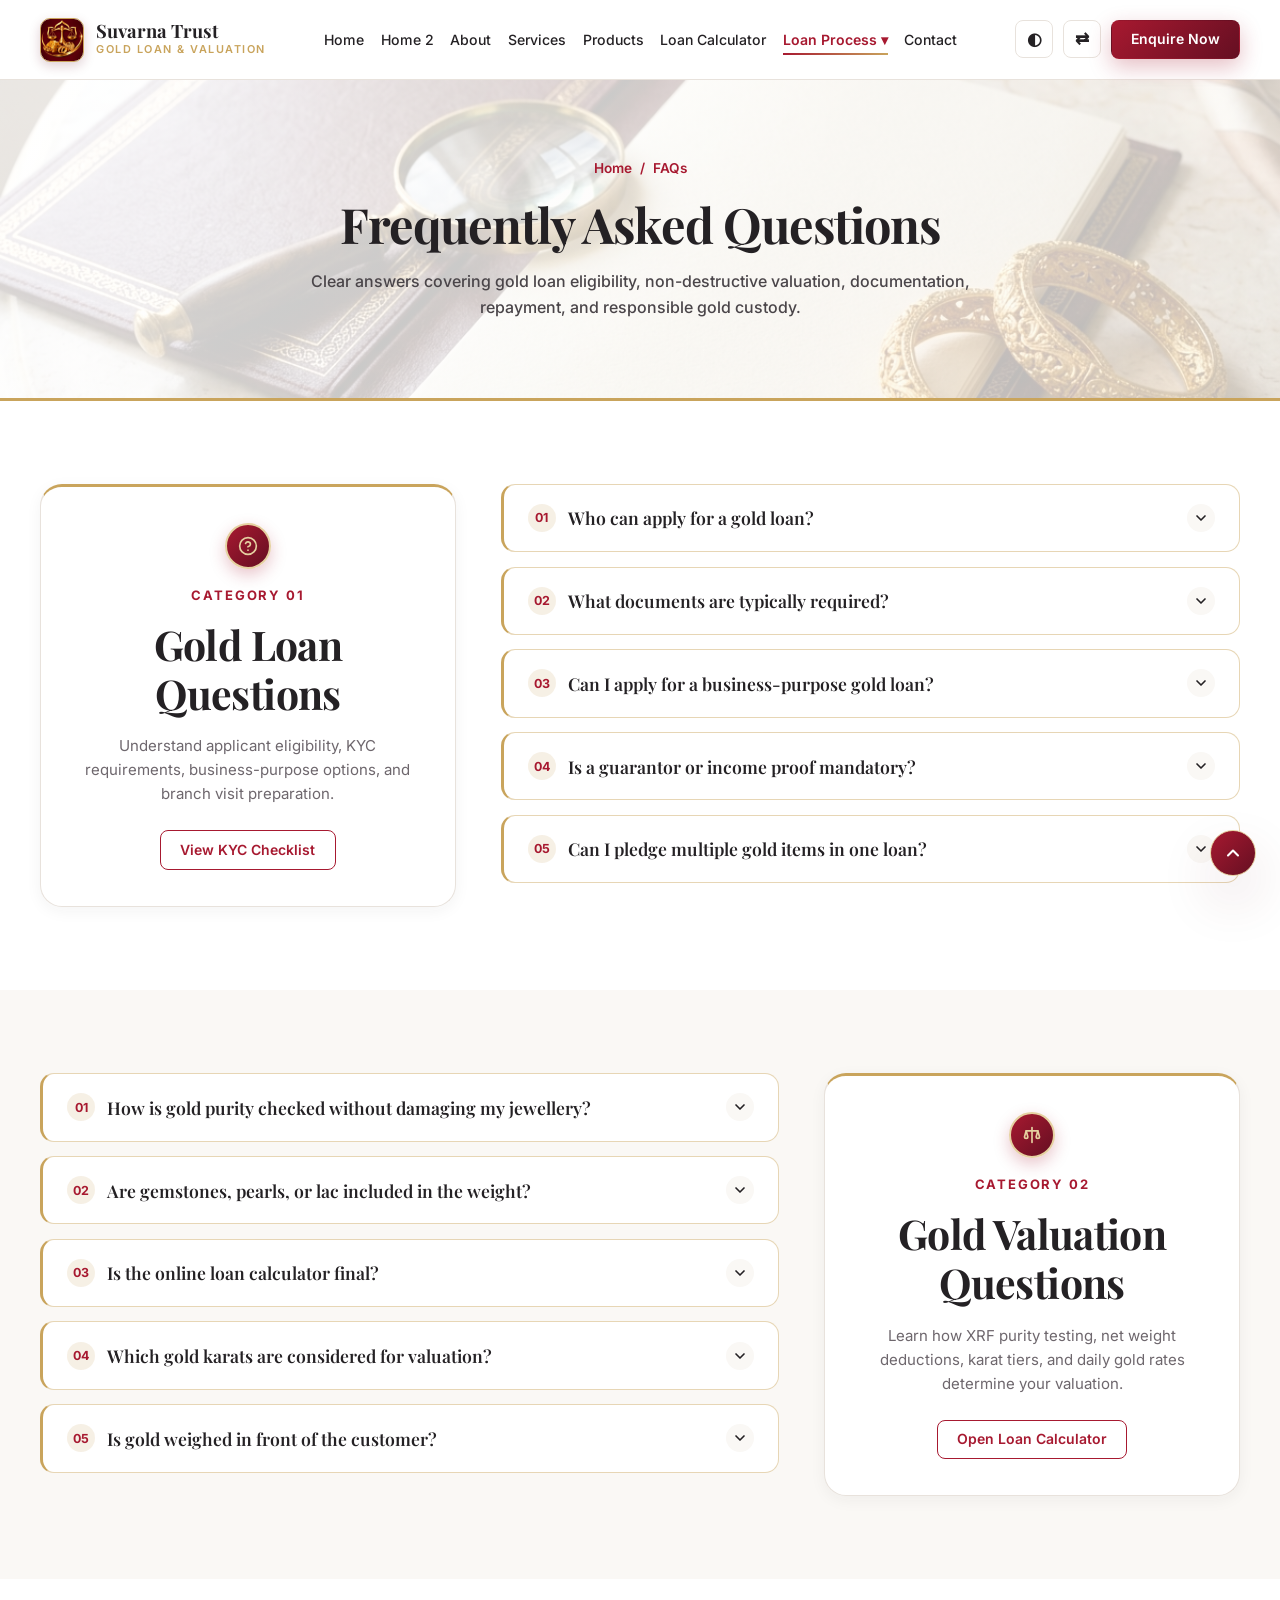
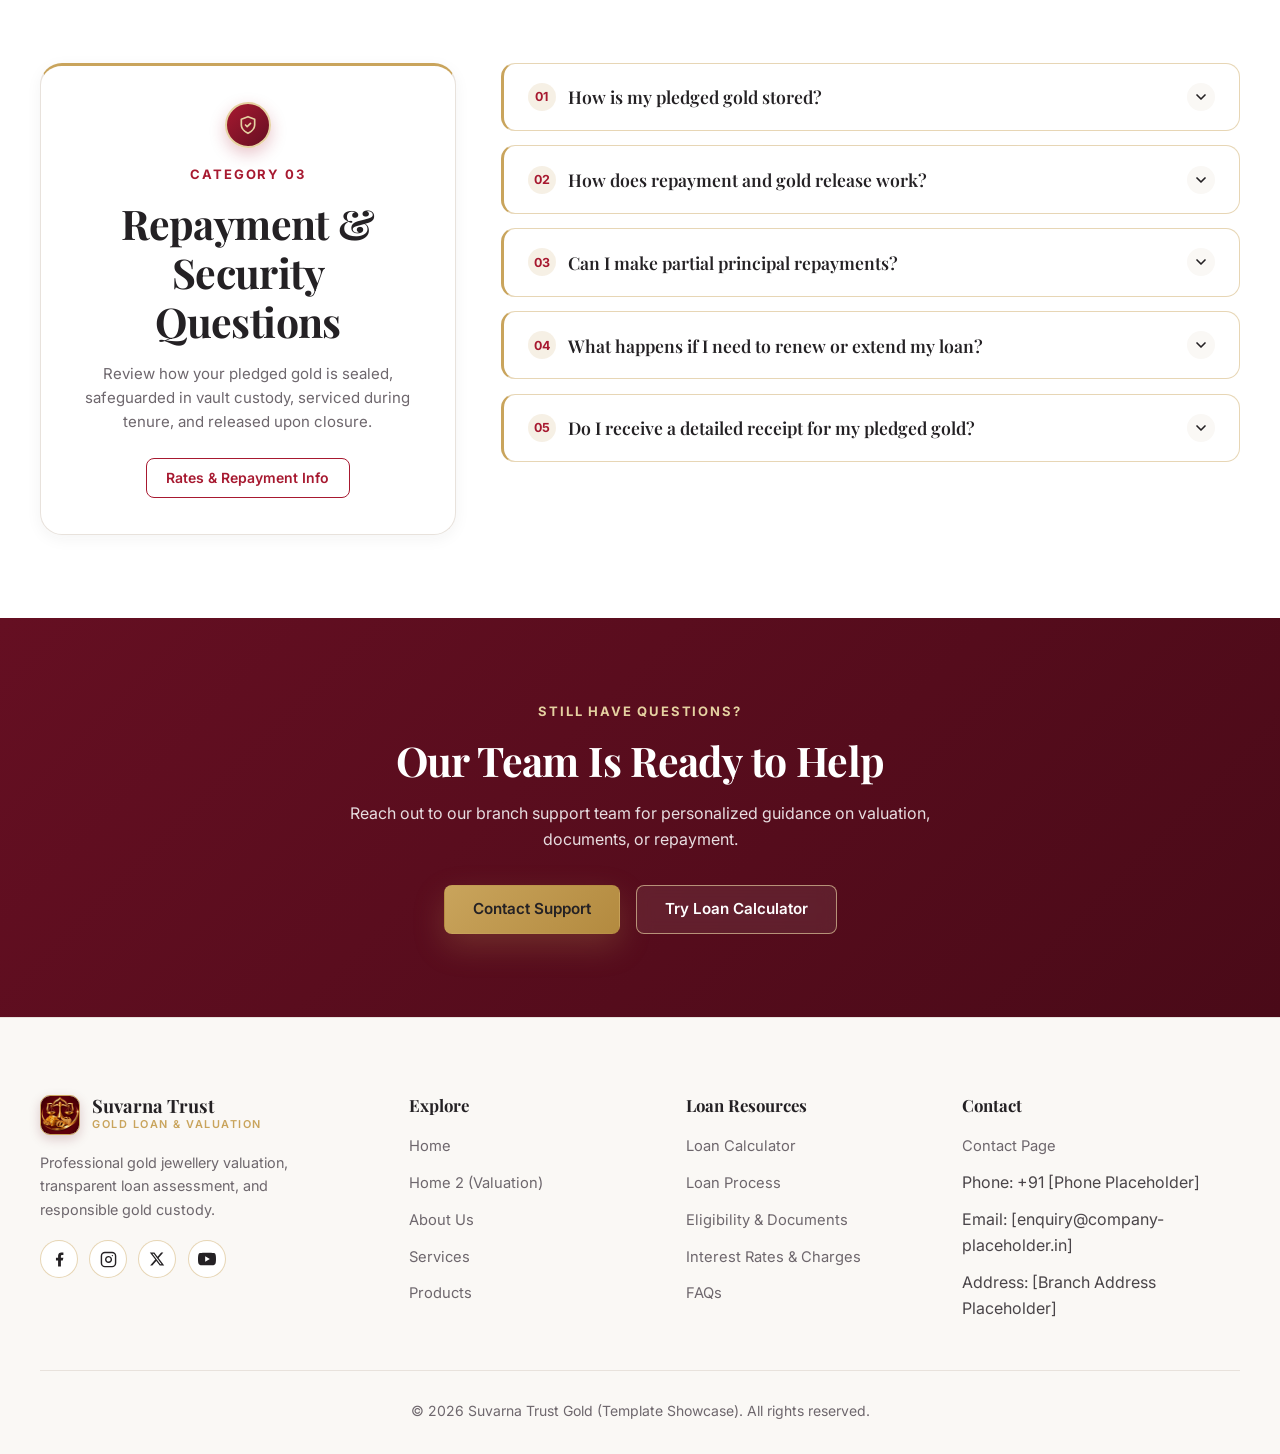
<file: faqs.html>
<!DOCTYPE html>
<html lang="en" dir="ltr" data-theme="light">
<head>
  <meta charset="UTF-8">
  <meta name="viewport" content="width=device-width, initial-scale=1.0">
  <title>Frequently Asked Questions | Suvarna Trust Gold</title>
  <meta name="description" content="Find clear answers to common questions about gold loans, gold purity valuation, documentation, repayment, and pledged gold custody.">
  <link rel="icon" type="image/svg+xml" href="favicon.svg">
  <link rel="preconnect" href="https://fonts.googleapis.com">
  <link rel="preconnect" href="https://fonts.gstatic.com" crossorigin>
  <link href="https://fonts.googleapis.com/css2?family=Cormorant+Garamond:wght@600;700&family=Inter:wght@400;500;600;700&family=Manrope:wght@500;600;700&family=Playfair+Display:wght@600;700&display=swap" rel="stylesheet">
  <link rel="stylesheet" href="assets/css/style.css">
</head>
<body>

  <header class="site-header">
    <div class="container nav-inner">
      <a href="index.html" class="brand-logo" aria-label="Suvarna Trust Gold Home">
        <img src="images/brand-logo.jpg" alt="Suvarna Trust Logo" class="brand-logo-img">
        <span class="brand-text"><span class="brand-name">Suvarna Trust</span><span class="brand-tagline">Gold Loan &amp; Valuation</span></span>
      </a>
      <nav class="desktop-nav" aria-label="Main Navigation">
        <a href="index.html" class="nav-link">Home</a>
        <a href="home-2.html" class="nav-link">Home 2</a>
        <a href="about.html" class="nav-link">About</a>
        <a href="services.html" class="nav-link">Services</a>
        <a href="products.html" class="nav-link">Products</a>
        <a href="loan-calculator.html" class="nav-link">Loan Calculator</a>
        <div class="nav-dropdown">
          <a href="loan-process.html" class="nav-link active">Loan Process ▾</a>
          <div class="nav-dropdown-menu">
            <a href="loan-process.html">6-Step Loan Process</a>
            <a href="eligibility.html">Eligibility &amp; Documents</a>
            <a href="interest-rates.html">Interest Rates &amp; Charges</a>
            <a href="faqs.html" class="active">Frequently Asked Questions</a>
          </div>
        </div>
        <a href="contact.html" class="nav-link">Contact</a>
      </nav>
      <div class="nav-actions">
        <button type="button" class="icon-btn desktop-only" data-theme-toggle aria-label="Toggle dark mode"><span aria-hidden="true">◐</span> <span class="toggle-label">Dark</span></button>
        <button type="button" class="icon-btn desktop-only" data-rtl-toggle aria-label="Toggle RTL direction"><span aria-hidden="true">⇄</span> <span class="toggle-label">RTL</span></button>
        <button type="button" class="btn btn-primary btn-sm desktop-only" data-open-enquiry data-topic="FAQ Support Enquiry">Enquire Now</button>
        <button type="button" class="hamburger-btn" data-drawer-open aria-label="Open mobile menu" aria-expanded="false">
          <svg width="22" height="22" viewBox="0 0 24 24" fill="none" stroke="currentColor" stroke-width="2"><line x1="3" y1="6" x2="21" y2="6"/><line x1="3" y1="12" x2="21" y2="12"/><line x1="3" y1="18" x2="21" y2="18"/></svg>
        </button>
      </div>
    </div>
  </header>

  <div class="mobile-drawer-backdrop" data-drawer-backdrop></div>
  <aside class="mobile-drawer" data-mobile-drawer aria-label="Mobile Navigation">
    <div class="mobile-drawer-header"><span class="brand-name">Suvarna Trust</span><button type="button" class="icon-btn" data-drawer-close aria-label="Close menu">✕</button></div>
    <nav class="mobile-nav-list">
      <a href="index.html">Home</a>
      <a href="home-2.html">Home 2</a>
      <a href="about.html">About</a>
      <a href="services.html">Services</a>
      <a href="products.html">Products</a>
      <a href="loan-calculator.html">Loan Calculator</a>
      <div class="mobile-dropdown open">
        <button type="button" class="mobile-dropdown-trigger active" data-mobile-dropdown-toggle aria-expanded="true">
          <span>Loan Process</span>
          <span class="mobile-dropdown-arrow" aria-hidden="true">
            <svg width="15" height="15" viewBox="0 0 24 24" fill="none" stroke="currentColor" stroke-width="2.5" stroke-linecap="round" stroke-linejoin="round"><polyline points="6 9 12 15 18 9"/></svg>
          </span>
        </button>
        <div class="mobile-dropdown-menu">
          <a href="loan-process.html">6-Step Loan Process</a>
          <a href="eligibility.html">Eligibility &amp; Documents</a>
          <a href="interest-rates.html">Interest Rates &amp; Charges</a>
          <a href="faqs.html" class="active">Frequently Asked Questions</a>
        </div>
      </div>
      <a href="contact.html">Contact</a>
    </nav>
    <div class="mobile-drawer-controls">
      <button type="button" class="icon-btn" data-theme-toggle style="flex:1">◐ <span class="toggle-label">Dark</span></button>
      <button type="button" class="icon-btn" data-rtl-toggle style="flex:1">⇄ <span class="toggle-label">RTL</span></button>
    </div>
    <button type="button" class="btn btn-primary" data-open-enquiry data-topic="Mobile Drawer Enquiry" style="width:100%">Enquire Now</button>
  </aside>

  <main>
    <!-- SECTION 01 — FAQs HERO (bright image background) -->
    <section class="page-hero">
      <img class="page-hero-bg" src="images/image-rates-terms.jpg" alt="Gold loan agreement folder, brass loupe, and 22K gold bangles">
      <div class="page-hero-overlay" aria-hidden="true"></div>
      <div class="container" style="max-width:820px;">
        <nav class="breadcrumb" aria-label="Breadcrumb"><a href="index.html">Home</a> <span>/</span> <span>FAQs</span></nav>
        <h1>Frequently Asked Questions</h1>
        <p>Clear answers covering gold loan eligibility, non-destructive valuation, documentation, repayment, and responsible gold custody.</p>
      </div>
    </section>

    <!-- SECTION 02 — GOLD LOAN QUESTIONS (5 Questions) -->
    <section class="section">
      <div class="container">
        <div class="faq-split-layout reveal">
          <aside class="faq-sidebar-card">
            <div class="step-num" aria-hidden="true">
              <svg width="20" height="20" viewBox="0 0 24 24" fill="none" stroke="#E5D1A1" stroke-width="2" stroke-linecap="round" stroke-linejoin="round"><circle cx="12" cy="12" r="10"/><path d="M9.09 9a3 3 0 0 1 5.83 1c0 2-3 3-3 3"/><line x1="12" y1="17" x2="12.01" y2="17"/></svg>
            </div>
            <span class="section-eyebrow">Category 01</span>
            <h2>Gold Loan Questions</h2>
            <p class="mt-2">Understand applicant eligibility, KYC requirements, business-purpose options, and branch visit preparation.</p>
            <div class="btn-group mt-3">
              <a href="eligibility.html" class="btn btn-outline btn-sm">View KYC Checklist</a>
            </div>
          </aside>

          <div class="accordion faq-accordion">
            <div class="accordion-item">
              <button type="button" class="accordion-trigger" aria-expanded="false">
                <span class="faq-q-wrap"><span class="faq-q-num">01</span> Who can apply for a gold loan?</span>
                <span class="accordion-icon faq-chevron" aria-hidden="true"><svg width="16" height="16" viewBox="0 0 24 24" fill="none" stroke="currentColor" stroke-width="2.5" stroke-linecap="round" stroke-linejoin="round"><polyline points="6 9 12 15 18 9"/></svg></span>
              </button>
              <div class="accordion-panel"><div class="accordion-content">Adult individuals who lawfully own eligible gold jewellery or ornaments and provide valid KYC documentation can apply, subject to company policy.</div></div>
            </div>
            <div class="accordion-item">
              <button type="button" class="accordion-trigger" aria-expanded="false">
                <span class="faq-q-wrap"><span class="faq-q-num">02</span> What documents are typically required?</span>
                <span class="accordion-icon faq-chevron" aria-hidden="true"><svg width="16" height="16" viewBox="0 0 24 24" fill="none" stroke="currentColor" stroke-width="2.5" stroke-linecap="round" stroke-linejoin="round"><polyline points="6 9 12 15 18 9"/></svg></span>
              </button>
              <div class="accordion-panel"><div class="accordion-content">Standard identity proof, address proof, and recent photographs per KYC regulations are requested at the branch.</div></div>
            </div>
            <div class="accordion-item">
              <button type="button" class="accordion-trigger" aria-expanded="false">
                <span class="faq-q-wrap"><span class="faq-q-num">03</span> Can I apply for a business-purpose gold loan?</span>
                <span class="accordion-icon faq-chevron" aria-hidden="true"><svg width="16" height="16" viewBox="0 0 24 24" fill="none" stroke="currentColor" stroke-width="2.5" stroke-linecap="round" stroke-linejoin="round"><polyline points="6 9 12 15 18 9"/></svg></span>
              </button>
              <div class="accordion-panel"><div class="accordion-content">Yes, eligible borrowers may pledge gold assets for business working capital or liquidity needs, subject to lender terms.</div></div>
            </div>
            <div class="accordion-item">
              <button type="button" class="accordion-trigger" aria-expanded="false">
                <span class="faq-q-wrap"><span class="faq-q-num">04</span> Is a guarantor or income proof mandatory?</span>
                <span class="accordion-icon faq-chevron" aria-hidden="true"><svg width="16" height="16" viewBox="0 0 24 24" fill="none" stroke="currentColor" stroke-width="2.5" stroke-linecap="round" stroke-linejoin="round"><polyline points="6 9 12 15 18 9"/></svg></span>
              </button>
              <div class="accordion-panel"><div class="accordion-content">Gold loans are backed by pledged gold collateral, so third-party guarantors are generally not required; additional details depend on loan value and lender policy.</div></div>
            </div>
            <div class="accordion-item">
              <button type="button" class="accordion-trigger" aria-expanded="false">
                <span class="faq-q-wrap"><span class="faq-q-num">05</span> Can I pledge multiple gold items in one loan?</span>
                <span class="accordion-icon faq-chevron" aria-hidden="true"><svg width="16" height="16" viewBox="0 0 24 24" fill="none" stroke="currentColor" stroke-width="2.5" stroke-linecap="round" stroke-linejoin="round"><polyline points="6 9 12 15 18 9"/></svg></span>
              </button>
              <div class="accordion-panel"><div class="accordion-content">Yes, multiple eligible ornaments—such as bangles, chains, and rings—can be evaluated together and recorded item-by-item on a single pledge receipt.</div></div>
            </div>
          </div>
        </div>
      </div>
    </section>

    <!-- SECTION 03 — GOLD VALUATION QUESTIONS (5 Questions) -->
    <section class="section section-alt">
      <div class="container">
        <div class="faq-split-layout is-reversed reveal">
          <div class="accordion faq-accordion">
            <div class="accordion-item">
              <button type="button" class="accordion-trigger" aria-expanded="false">
                <span class="faq-q-wrap"><span class="faq-q-num">01</span> How is gold purity checked without damaging my jewellery?</span>
                <span class="accordion-icon faq-chevron" aria-hidden="true"><svg width="16" height="16" viewBox="0 0 24 24" fill="none" stroke="currentColor" stroke-width="2.5" stroke-linecap="round" stroke-linejoin="round"><polyline points="6 9 12 15 18 9"/></svg></span>
              </button>
              <div class="accordion-panel"><div class="accordion-content">We use non-destructive XRF and electronic purity analyzers alongside visual hallmark inspection, so your ornaments are not melted or cut.</div></div>
            </div>
            <div class="accordion-item">
              <button type="button" class="accordion-trigger" aria-expanded="false">
                <span class="faq-q-wrap"><span class="faq-q-num">02</span> Are gemstones, pearls, or lac included in the weight?</span>
                <span class="accordion-icon faq-chevron" aria-hidden="true"><svg width="16" height="16" viewBox="0 0 24 24" fill="none" stroke="currentColor" stroke-width="2.5" stroke-linecap="round" stroke-linejoin="round"><polyline points="6 9 12 15 18 9"/></svg></span>
              </button>
              <div class="accordion-panel"><div class="accordion-content">No. Only the net gold weight is considered for loan valuation; non-gold stones, beads, or fillings are excluded.</div></div>
            </div>
            <div class="accordion-item">
              <button type="button" class="accordion-trigger" aria-expanded="false">
                <span class="faq-q-wrap"><span class="faq-q-num">03</span> Is the online loan calculator final?</span>
                <span class="accordion-icon faq-chevron" aria-hidden="true"><svg width="16" height="16" viewBox="0 0 24 24" fill="none" stroke="currentColor" stroke-width="2.5" stroke-linecap="round" stroke-linejoin="round"><polyline points="6 9 12 15 18 9"/></svg></span>
              </button>
              <div class="accordion-panel"><div class="accordion-content">No. The calculator provides an indicative estimate only. Final loan amounts depend on in-branch purity verification, net weight, and applicable LTV norms.</div></div>
            </div>
            <div class="accordion-item">
              <button type="button" class="accordion-trigger" aria-expanded="false">
                <span class="faq-q-wrap"><span class="faq-q-num">04</span> Which gold karats are considered for valuation?</span>
                <span class="accordion-icon faq-chevron" aria-hidden="true"><svg width="16" height="16" viewBox="0 0 24 24" fill="none" stroke="currentColor" stroke-width="2.5" stroke-linecap="round" stroke-linejoin="round"><polyline points="6 9 12 15 18 9"/></svg></span>
              </button>
              <div class="accordion-panel"><div class="accordion-content">Typically 18K to 22K gold jewellery is evaluated, and eligible minted 24K coins are considered only per company policy and regulatory limits.</div></div>
            </div>
            <div class="accordion-item">
              <button type="button" class="accordion-trigger" aria-expanded="false">
                <span class="faq-q-wrap"><span class="faq-q-num">05</span> Is gold weighed in front of the customer?</span>
                <span class="accordion-icon faq-chevron" aria-hidden="true"><svg width="16" height="16" viewBox="0 0 24 24" fill="none" stroke="currentColor" stroke-width="2.5" stroke-linecap="round" stroke-linejoin="round"><polyline points="6 9 12 15 18 9"/></svg></span>
              </button>
              <div class="accordion-panel"><div class="accordion-content">Yes. Both gross weight and net gold weight assessments are conducted transparently on calibrated digital scales right in your presence.</div></div>
            </div>
          </div>

          <aside class="faq-sidebar-card">
            <div class="step-num" aria-hidden="true">
              <svg width="20" height="20" viewBox="0 0 24 24" fill="none" stroke="#E5D1A1" stroke-width="2" stroke-linecap="round" stroke-linejoin="round"><path d="M12 3v18"/><path d="M5 7h14"/><path d="M3 14l2-7 2 7a2 2 0 0 1-4 0z"/><path d="M17 14l2-7 2 7a2 2 0 0 1-4 0z"/></svg>
            </div>
            <span class="section-eyebrow">Category 02</span>
            <h2>Gold Valuation Questions</h2>
            <p class="mt-2">Learn how XRF purity testing, net weight deductions, karat tiers, and daily gold rates determine your valuation.</p>
            <div class="btn-group mt-3">
              <a href="loan-calculator.html" class="btn btn-outline btn-sm">Open Loan Calculator</a>
            </div>
          </aside>
        </div>
      </div>
    </section>

    <!-- SECTION 04 — REPAYMENT AND SECURITY QUESTIONS (5 Questions) -->
    <section class="section">
      <div class="container">
        <div class="faq-split-layout reveal">
          <aside class="faq-sidebar-card">
            <div class="step-num" aria-hidden="true">
              <svg width="20" height="20" viewBox="0 0 24 24" fill="none" stroke="#E5D1A1" stroke-width="2" stroke-linecap="round" stroke-linejoin="round"><path d="M12 22s8-4 8-10V5l-8-3-8 3v7c0 6 8 10 8 10z"/><polyline points="9 12 11 14 15 10"/></svg>
            </div>
            <span class="section-eyebrow">Category 03</span>
            <h2>Repayment &amp; Security Questions</h2>
            <p class="mt-2">Review how your pledged gold is sealed, safeguarded in vault custody, serviced during tenure, and released upon closure.</p>
            <div class="btn-group mt-3">
              <a href="interest-rates.html" class="btn btn-outline btn-sm">Rates &amp; Repayment Info</a>
            </div>
          </aside>

          <div class="accordion faq-accordion">
            <div class="accordion-item">
              <button type="button" class="accordion-trigger" aria-expanded="false">
                <span class="faq-q-wrap"><span class="faq-q-num">01</span> How is my pledged gold stored?</span>
                <span class="accordion-icon faq-chevron" aria-hidden="true"><svg width="16" height="16" viewBox="0 0 24 24" fill="none" stroke="currentColor" stroke-width="2.5" stroke-linecap="round" stroke-linejoin="round"><polyline points="6 9 12 15 18 9"/></svg></span>
              </button>
              <div class="accordion-panel"><div class="accordion-content">Your ornaments are placed in tamper-evident sealed pouches in your presence and stored in controlled-access vault lockers.</div></div>
            </div>
            <div class="accordion-item">
              <button type="button" class="accordion-trigger" aria-expanded="false">
                <span class="faq-q-wrap"><span class="faq-q-num">02</span> How does repayment and gold release work?</span>
                <span class="accordion-icon faq-chevron" aria-hidden="true"><svg width="16" height="16" viewBox="0 0 24 24" fill="none" stroke="currentColor" stroke-width="2.5" stroke-linecap="round" stroke-linejoin="round"><polyline points="6 9 12 15 18 9"/></svg></span>
              </button>
              <div class="accordion-panel"><div class="accordion-content">Repayment follows the schedule in your loan agreement. Upon full settlement of principal and applicable dues, your sealed gold is returned after identity verification.</div></div>
            </div>
            <div class="accordion-item">
              <button type="button" class="accordion-trigger" aria-expanded="false">
                <span class="faq-q-wrap"><span class="faq-q-num">03</span> Can I make partial principal repayments?</span>
                <span class="accordion-icon faq-chevron" aria-hidden="true"><svg width="16" height="16" viewBox="0 0 24 24" fill="none" stroke="currentColor" stroke-width="2.5" stroke-linecap="round" stroke-linejoin="round"><polyline points="6 9 12 15 18 9"/></svg></span>
              </button>
              <div class="accordion-panel"><div class="accordion-content">Partial repayment and early closure terms depend on the selected loan scheme and are clearly outlined in your branch sanction schedule.</div></div>
            </div>
            <div class="accordion-item">
              <button type="button" class="accordion-trigger" aria-expanded="false">
                <span class="faq-q-wrap"><span class="faq-q-num">04</span> What happens if I need to renew or extend my loan?</span>
                <span class="accordion-icon faq-chevron" aria-hidden="true"><svg width="16" height="16" viewBox="0 0 24 24" fill="none" stroke="currentColor" stroke-width="2.5" stroke-linecap="round" stroke-linejoin="round"><polyline points="6 9 12 15 18 9"/></svg></span>
              </button>
              <div class="accordion-panel"><div class="accordion-content">Loan renewal or extension options are subject to prevailing valuation norms, interest servicing, and lender policy—please contact your branch before the due date.</div></div>
            </div>
            <div class="accordion-item">
              <button type="button" class="accordion-trigger" aria-expanded="false">
                <span class="faq-q-wrap"><span class="faq-q-num">05</span> Do I receive a detailed receipt for my pledged gold?</span>
                <span class="accordion-icon faq-chevron" aria-hidden="true"><svg width="16" height="16" viewBox="0 0 24 24" fill="none" stroke="currentColor" stroke-width="2.5" stroke-linecap="round" stroke-linejoin="round"><polyline points="6 9 12 15 18 9"/></svg></span>
              </button>
              <div class="accordion-panel"><div class="accordion-content">Yes. Every borrower receives an itemized pledge receipt listing ornament count, gross weight, net gold weight, and agreed loan terms.</div></div>
            </div>
          </div>
        </div>
      </div>
    </section>

    <!-- SECTION 05 — CONTACT SUPPORT CTA -->
    <section class="section section-burgundy">
      <div class="container" style="text-align:center;max-width:740px;">
        <span class="section-eyebrow">Still Have Questions?</span>
        <h2>Our Team Is Ready to Help</h2>
        <p class="section-lead">Reach out to our branch support team for personalized guidance on valuation, documents, or repayment.</p>
        <div class="btn-group mt-4" style="justify-content:center;">
          <a href="contact.html" class="btn btn-gold">Contact Support</a>
          <a href="loan-calculator.html" class="btn btn-outline-light">Try Loan Calculator</a>
        </div>
      </div>
    </section>
  </main>
  <footer class="site-footer">
    <div class="container">
      <div class="footer-grid">
        <div>
          <a href="index.html" class="brand-logo mb-2">
            <img src="images/brand-logo.jpg" alt="Suvarna Trust Logo" class="brand-logo-img is-footer">
            <span class="brand-text">
              <span class="brand-name">Suvarna Trust</span>
              <span class="brand-tagline">Gold Loan &amp; Valuation</span>
            </span>
          </a>
          <p style="font-size:0.9rem;color:var(--text-muted);max-width:300px;">Professional gold jewellery valuation, transparent loan assessment, and responsible gold custody.</p>
          <div class="social-links" aria-label="Social Media Links">
            <a href="contact.html" class="social-link" aria-label="Facebook" title="Facebook">
              <svg width="17" height="17" viewBox="0 0 24 24" fill="currentColor" aria-hidden="true"><path d="M14 13.5h2.5l1-4H14v-2c0-1.03 0-2 2-2h1.5V2.14c-.326-.043-1.557-.14-2.857-.14C11.928 2 10 3.657 10 6.7v2.8H7v4h3V22h4v-8.5z"/></svg>
            </a>
            <a href="contact.html" class="social-link" aria-label="Instagram" title="Instagram">
              <svg width="17" height="17" viewBox="0 0 24 24" fill="none" stroke="currentColor" stroke-width="2" stroke-linecap="round" stroke-linejoin="round" aria-hidden="true"><rect x="2" y="2" width="20" height="20" rx="5" ry="5"/><path d="M16 11.37A4 4 0 1 1 12.63 8 4 4 0 0 1 16 11.37z"/><line x1="17.5" y1="6.5" x2="17.51" y2="6.5"/></svg>
            </a>
            <a href="contact.html" class="social-link" aria-label="X" title="X">
              <svg width="16" height="16" viewBox="0 0 24 24" fill="currentColor" aria-hidden="true"><path d="M18.244 2.25h3.308l-7.227 8.26 8.502 11.24H16.17l-5.214-6.817L4.99 21.75H1.68l7.73-8.835L1.254 2.25H8.08l4.713 6.231zm-1.161 17.52h1.833L7.084 4.126H5.117z"/></svg>
            </a>
            <a href="contact.html" class="social-link" aria-label="YouTube" title="YouTube">
              <svg width="18" height="18" viewBox="0 0 24 24" fill="currentColor" aria-hidden="true"><path d="M23.498 6.186a3.016 3.016 0 0 0-2.122-2.136C19.505 3.545 12 3.545 12 3.545s-7.505 0-9.377.505A3.017 3.017 0 0 0 .502 6.186C0 8.07 0 12 0 12s0 3.93.502 5.814a3.016 3.016 0 0 0 2.122 2.136c1.871.505 9.376.505 9.376.505s7.505 0 9.377-.505a3.015 3.015 0 0 0 2.122-2.136C24 15.93 24 12 24 12s0-3.93-.502-5.814zM9.545 15.568V8.432L15.818 12l-6.273 3.568z"/></svg>
            </a>
          </div>
        </div>
        <div>
          <h4 class="footer-heading">Explore</h4>
          <ul class="footer-links">
            <li><a href="index.html">Home</a></li>
            <li><a href="home-2.html">Home 2 (Valuation)</a></li>
            <li><a href="about.html">About Us</a></li>
            <li><a href="services.html">Services</a></li>
            <li><a href="products.html">Products</a></li>
          </ul>
        </div>
        <div>
          <h4 class="footer-heading">Loan Resources</h4>
          <ul class="footer-links">
            <li><a href="loan-calculator.html">Loan Calculator</a></li>
            <li><a href="loan-process.html">Loan Process</a></li>
            <li><a href="eligibility.html">Eligibility &amp; Documents</a></li>
            <li><a href="interest-rates.html">Interest Rates &amp; Charges</a></li>
            <li><a href="faqs.html">FAQs</a></li>
          </ul>
        </div>
        <div>
          <h4 class="footer-heading">Contact</h4>
          <ul class="footer-links">
            <li><a href="contact.html">Contact Page</a></li>
            <li>Phone: +91 [Phone Placeholder]</li>
            <li>Email: [enquiry@company-placeholder.in]</li>
            <li>Address: [Branch Address Placeholder]</li>
          </ul>
        </div>
      </div>
      <div class="footer-bottom">
        <span>© 2026 Suvarna Trust Gold (Template Showcase). All rights reserved.</span>
      </div>
    </div>
  </footer>

  <div class="modal-backdrop" id="enquiryModal" role="dialog" aria-modal="true" aria-labelledby="enquiryModalTitle">
    <div class="modal-dialog">
      <div class="modal-header"><h3 id="enquiryModalTitle">Gold Loan Enquiry</h3><button type="button" class="icon-btn" data-close-modal aria-label="Close modal">✕</button></div>
      <form data-validate-enquiry novalidate>
        <div class="form-grid">
          <div class="form-group full"><label class="form-label" for="modalEnquiryTopic">Enquiry Topic</label><input id="modalEnquiryTopic" type="text" class="form-control" value="Gold Loan Enquiry" readonly></div>
          <div class="form-group"><label class="form-label" for="m-name">Full Name *</label><input id="m-name" type="text" class="form-control" required><span class="form-error"></span></div>
          <div class="form-group"><label class="form-label" for="m-mobile">Mobile Number *</label><input id="m-mobile" type="tel" class="form-control" data-indian-mobile required><span class="form-error"></span></div>
          <div class="form-group full"><label class="form-label" for="m-notes">Notes</label><textarea id="m-notes" rows="3" class="form-control"></textarea></div>
          <div class="form-group full"><button type="submit" class="btn btn-primary" style="width:100%;">Submit Demo Enquiry</button></div>
        </div>
        <div class="form-success-banner" role="status"><strong>Demo Confirmation:</strong> Your enquiry has been validated in this demo website.</div>
      </form>
    </div>
  </div>

  <script src="assets/js/main.js"></script>
  <script src="assets/js/interactions.js"></script>
</body>
</html>
</file>
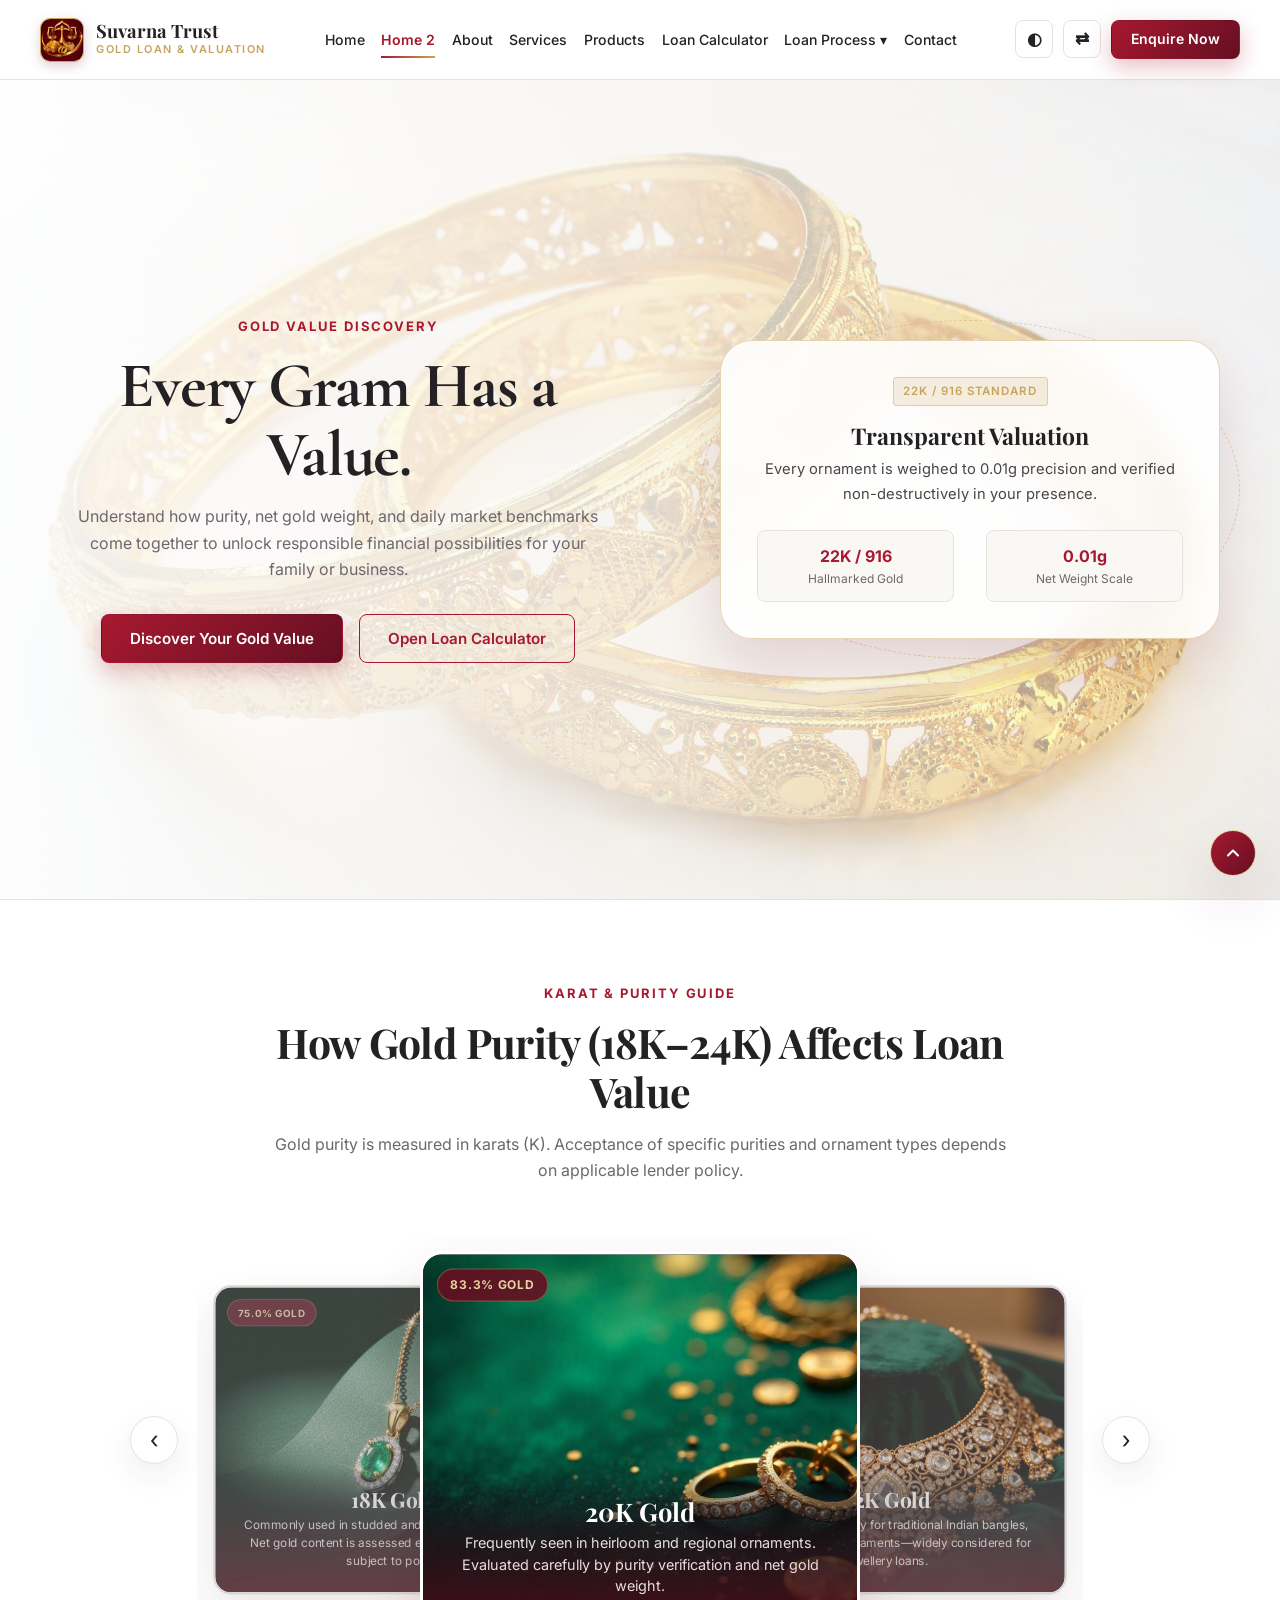
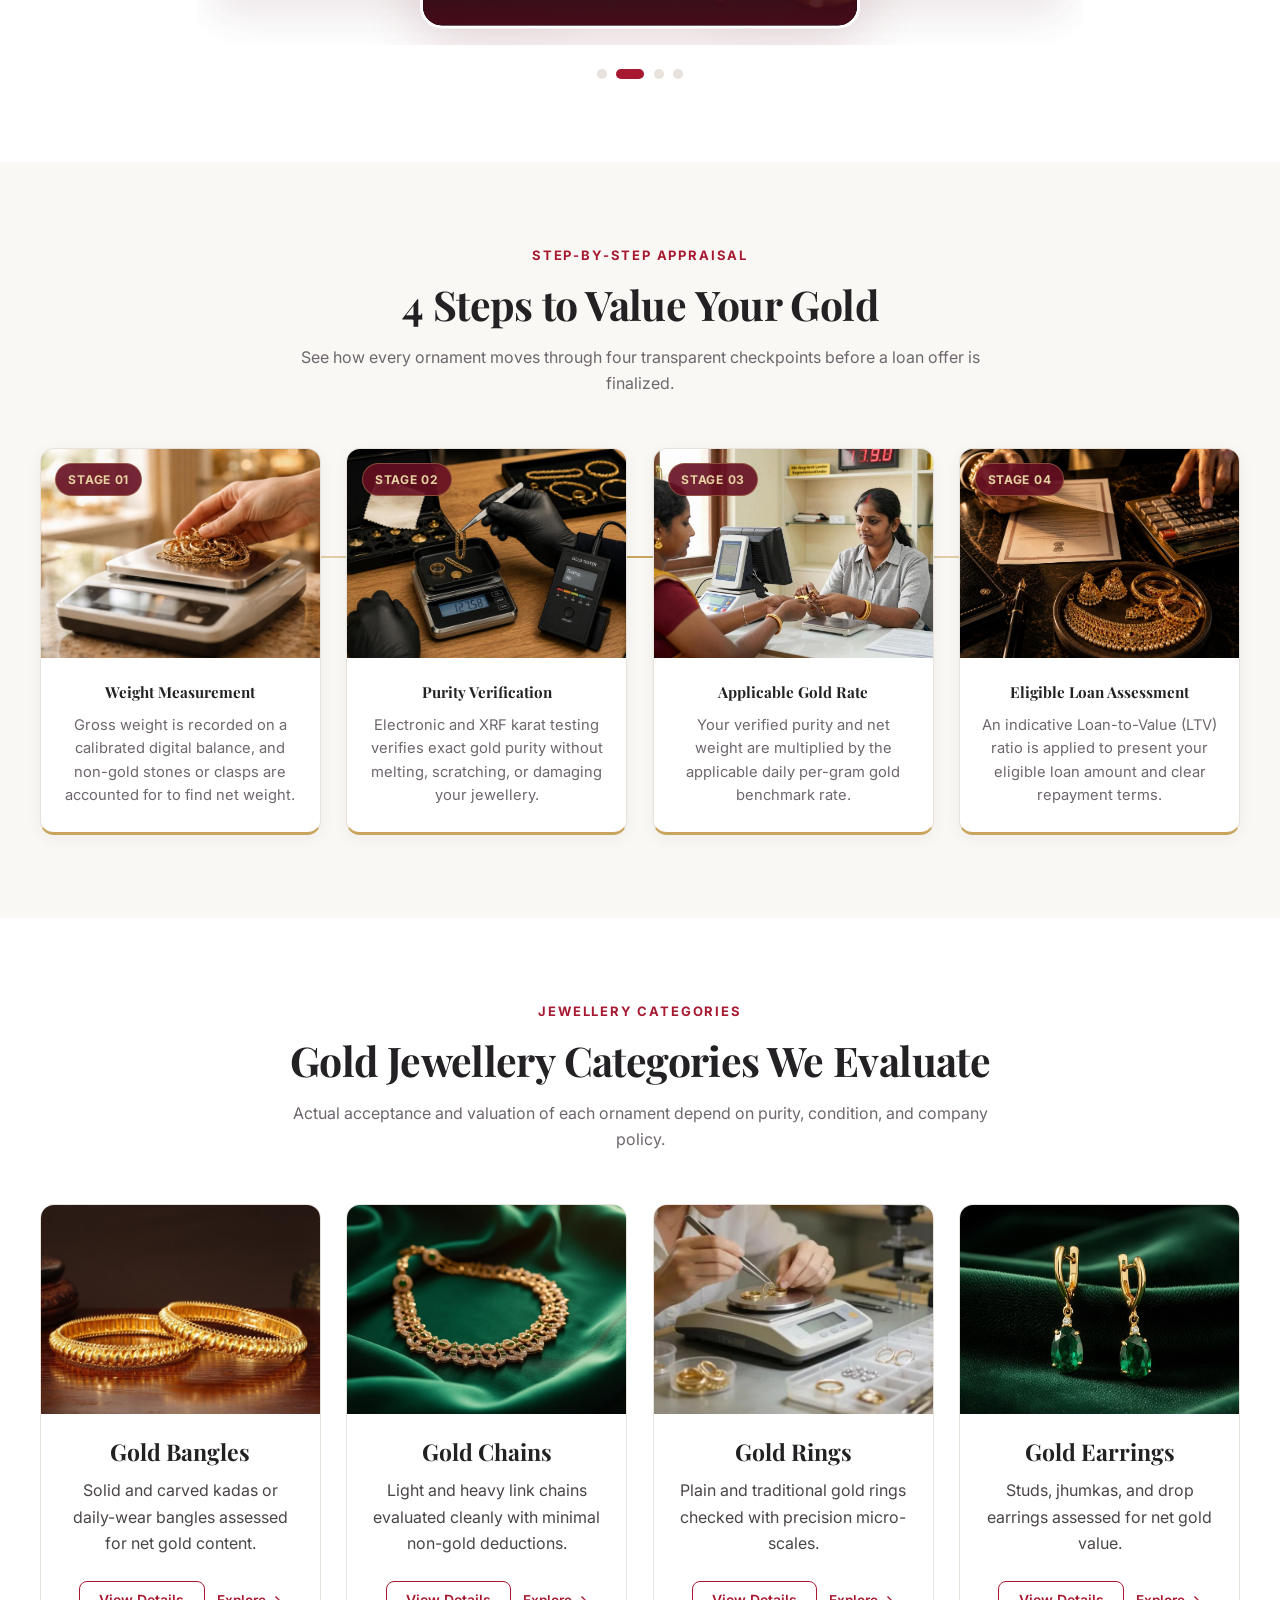
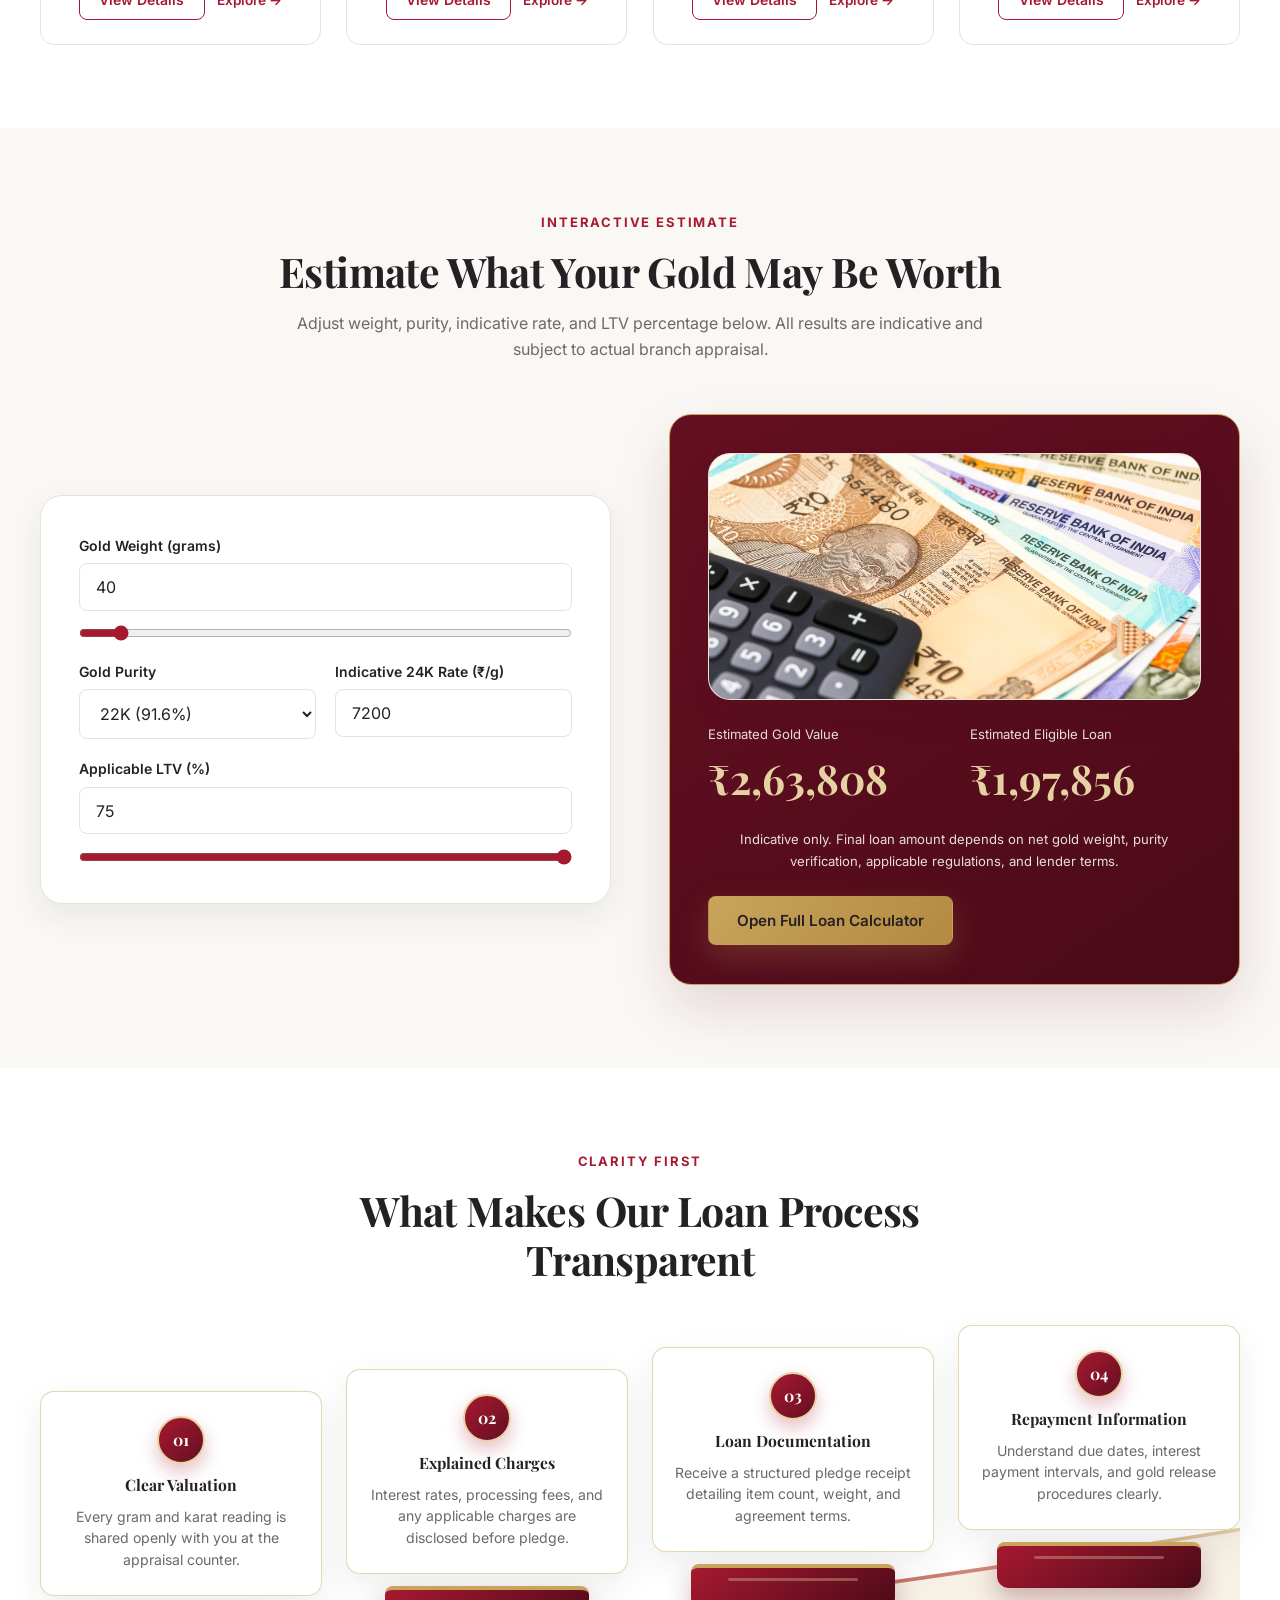
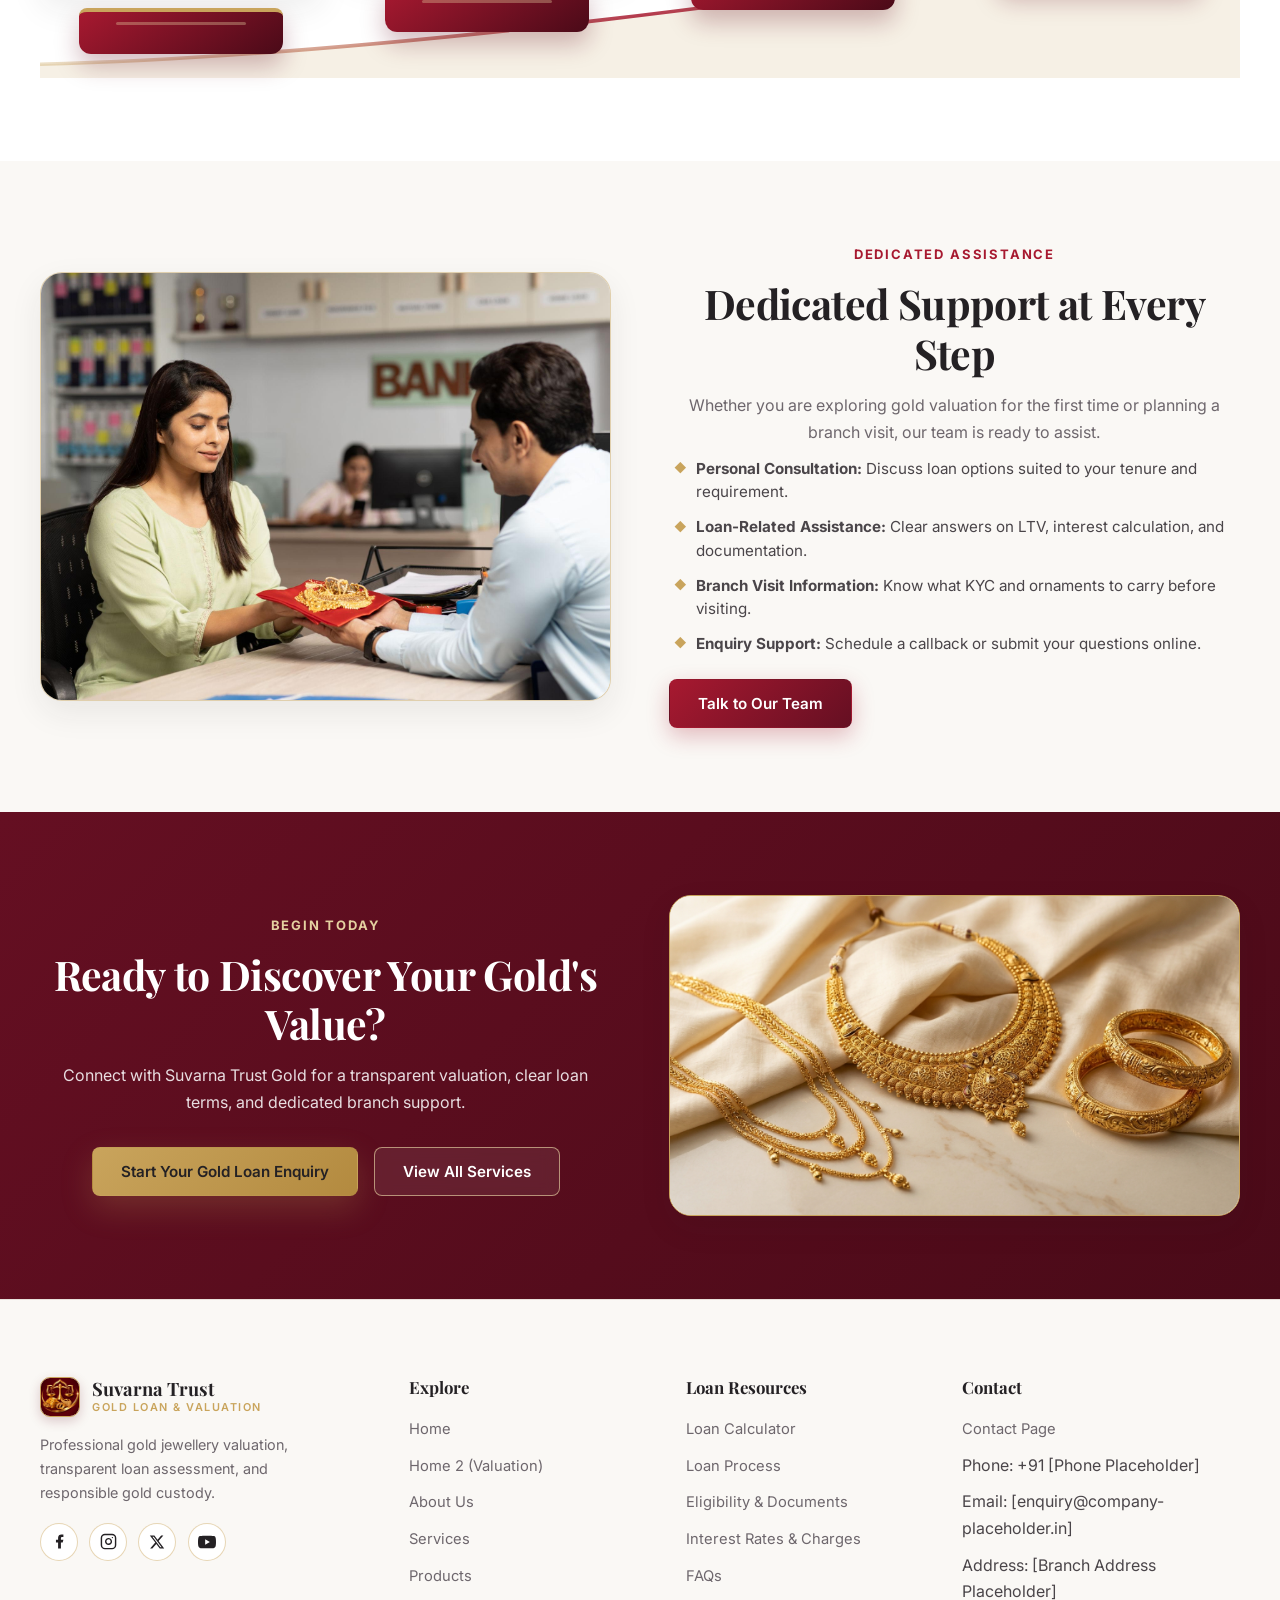
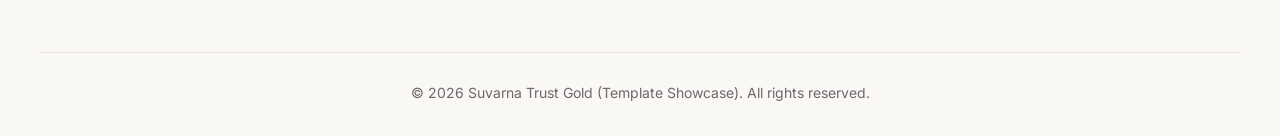
<file: home-2.html>
<!DOCTYPE html>
<html lang="en" dir="ltr" data-theme="light">
<head>
  <meta charset="UTF-8">
  <meta name="viewport" content="width=device-width, initial-scale=1.0">
  <title>Gold Value Discovery &amp; Valuation | Suvarna Trust Gold</title>
  <meta name="description" content="Discover what your gold is worth through karat education, step-by-step valuation storytelling, and an interactive gold loan estimate preview.">
  <link rel="icon" type="image/svg+xml" href="favicon.svg">
  <link rel="preconnect" href="https://fonts.googleapis.com">
  <link rel="preconnect" href="https://fonts.gstatic.com" crossorigin>
  <link href="https://fonts.googleapis.com/css2?family=Cormorant+Garamond:wght@600;700&family=Inter:wght@400;500;600;700&family=Manrope:wght@500;600;700&family=Playfair+Display:wght@600;700&display=swap" rel="stylesheet">
  <link rel="stylesheet" href="assets/css/style.css">
</head>
<body>

  <header class="site-header">
    <div class="container nav-inner">
      <a href="index.html" class="brand-logo" aria-label="Suvarna Trust Gold Home">
        <img src="images/brand-logo.jpg" alt="Suvarna Trust Logo" class="brand-logo-img">
        <span class="brand-text">
          <span class="brand-name">Suvarna Trust</span>
          <span class="brand-tagline">Gold Loan &amp; Valuation</span>
        </span>
      </a>

      <nav class="desktop-nav" aria-label="Main Navigation">
        <a href="index.html" class="nav-link">Home</a>
        <a href="home-2.html" class="nav-link active">Home 2</a>
        <a href="about.html" class="nav-link">About</a>
        <a href="services.html" class="nav-link">Services</a>
        <a href="products.html" class="nav-link">Products</a>
        <a href="loan-calculator.html" class="nav-link">Loan Calculator</a>
        <div class="nav-dropdown">
          <a href="loan-process.html" class="nav-link">Loan Process ▾</a>
          <div class="nav-dropdown-menu">
            <a href="loan-process.html">6-Step Loan Process</a>
            <a href="eligibility.html">Eligibility &amp; Documents</a>
            <a href="interest-rates.html">Interest Rates &amp; Charges</a>
            <a href="faqs.html">Frequently Asked Questions</a>
          </div>
        </div>
        <a href="contact.html" class="nav-link">Contact</a>
      </nav>

      <div class="nav-actions">
        <button type="button" class="icon-btn desktop-only" data-theme-toggle aria-label="Toggle dark mode"><span aria-hidden="true">◐</span> <span class="toggle-label">Dark</span></button>
        <button type="button" class="icon-btn desktop-only" data-rtl-toggle aria-label="Toggle RTL direction"><span aria-hidden="true">⇄</span> <span class="toggle-label">RTL</span></button>
        <button type="button" class="btn btn-primary btn-sm desktop-only" data-open-enquiry data-topic="Gold Valuation Discovery">Enquire Now</button>
        <button type="button" class="hamburger-btn" data-drawer-open aria-label="Open mobile menu" aria-expanded="false">
          <svg width="22" height="22" viewBox="0 0 24 24" fill="none" stroke="currentColor" stroke-width="2"><line x1="3" y1="6" x2="21" y2="6"/><line x1="3" y1="12" x2="21" y2="12"/><line x1="3" y1="18" x2="21" y2="18"/></svg>
        </button>
      </div>
    </div>
  </header>

  <div class="mobile-drawer-backdrop" data-drawer-backdrop></div>
  <aside class="mobile-drawer" data-mobile-drawer aria-label="Mobile Navigation">
    <div class="mobile-drawer-header">
      <span class="brand-name">Suvarna Trust</span>
      <button type="button" class="icon-btn" data-drawer-close aria-label="Close menu">✕</button>
    </div>
    <nav class="mobile-nav-list">
      <a href="index.html">Home</a>
      <a href="home-2.html" class="active">Home 2</a>
      <a href="about.html">About</a>
      <a href="services.html">Services</a>
      <a href="products.html">Products</a>
      <a href="loan-calculator.html">Loan Calculator</a>
      <div class="mobile-dropdown">
        <button type="button" class="mobile-dropdown-trigger" data-mobile-dropdown-toggle aria-expanded="false">
          <span>Loan Process</span>
          <span class="mobile-dropdown-arrow" aria-hidden="true">
            <svg width="15" height="15" viewBox="0 0 24 24" fill="none" stroke="currentColor" stroke-width="2.5" stroke-linecap="round" stroke-linejoin="round"><polyline points="6 9 12 15 18 9"/></svg>
          </span>
        </button>
        <div class="mobile-dropdown-menu">
          <a href="loan-process.html">6-Step Loan Process</a>
          <a href="eligibility.html">Eligibility &amp; Documents</a>
          <a href="interest-rates.html">Interest Rates &amp; Charges</a>
          <a href="faqs.html">Frequently Asked Questions</a>
        </div>
      </div>
      <a href="contact.html">Contact</a>
    </nav>
    <div class="mobile-drawer-controls">
      <button type="button" class="icon-btn" data-theme-toggle style="flex:1">◐ <span class="toggle-label">Dark</span></button>
      <button type="button" class="icon-btn" data-rtl-toggle style="flex:1">⇄ <span class="toggle-label">RTL</span></button>
    </div>
    <button type="button" class="btn btn-primary" data-open-enquiry data-topic="Mobile Drawer Enquiry" style="width:100%">Enquire Now</button>
  </aside>

  <main>
    <!-- SECTION 01 — SPLIT-SCREEN EDITORIAL HERO WITH BRIGHT BACKGROUND IMAGE (image-41.png) -->
    <section class="hero-editorial">
      <img class="hero-editorial-bg" src="images/image-41.png" alt="Traditional 22K carved gold bangles bright background">
      <div class="hero-editorial-overlay" aria-hidden="true"></div>
      <div class="container hero-editorial-grid" style="position:relative;z-index:2;">
        <div>
          <span class="section-eyebrow">Gold Value Discovery</span>
          <h1 class="editorial-title">Every Gram Has a Value.</h1>
          <p class="section-lead" style="max-width:520px;margin-inline:auto;">Understand how purity, net gold weight, and daily market benchmarks come together to unlock responsible financial possibilities for your family or business.</p>
          <div class="btn-group mt-4">
            <a href="#valuation-story" class="btn btn-primary">Discover Your Gold Value</a>
            <a href="loan-calculator.html" class="btn btn-outline">Open Loan Calculator</a>
          </div>
        </div>
        <div class="editorial-media-wrap">
          <div class="editorial-ring-orbit" aria-hidden="true"></div>
          <div class="editorial-glass-card">
            <span class="demo-badge">22K / 916 Standard</span>
            <h3 class="mt-2">Transparent Valuation</h3>
            <p class="mt-1" style="font-size:0.92rem;">Every ornament is weighed to 0.01g precision and verified non-destructively in your presence.</p>
            <div class="grid-2 mt-3" style="width:100%;">
              <div style="padding:0.75rem;border-radius:var(--radius-sm);background:var(--bg-secondary);border:1px solid var(--border-color);">
                <strong class="text-ruby">22K / 916</strong>
                <div style="font-size:0.75rem;color:var(--text-muted);">Hallmarked Gold</div>
              </div>
              <div style="padding:0.75rem;border-radius:var(--radius-sm);background:var(--bg-secondary);border:1px solid var(--border-color);">
                <strong class="text-ruby">0.01g</strong>
                <div style="font-size:0.75rem;color:var(--text-muted);">Net Weight Scale</div>
              </div>
            </div>
          </div>
        </div>
      </div>
    </section>

    <!-- SECTION 02 — UNDERSTAND YOUR GOLD (4 cards: image-24, image-20, image-19, image-14) -->
    <section class="section">
      <div class="container">
        <div class="section-header centered reveal">
          <span class="section-eyebrow">Karat &amp; Purity Guide</span>
          <h2>How Gold Purity (18K–24K) Affects Loan Value</h2>
          <p class="section-lead">Gold purity is measured in karats (K). Acceptance of specific purities and ornament types depends on applicable lender policy.</p>
        </div>
        <div class="karat-showcase reveal" data-karat-carousel>
          <button type="button" class="carousel-arrow" data-k-prev aria-label="Previous gold purity">
            <span aria-hidden="true">‹</span>
          </button>

          <div class="karat-stage">
            <article class="karat-card is-prev" data-k-slide>
              <img src="images/image-24.png" alt="18K gold chain and stone-studded pendant" loading="lazy">
              <span class="card-badge">75.0% Gold</span>
              <div class="karat-overlay">
                <h3>18K Gold</h3>
                <p>Commonly used in studded and modern fine jewellery. Net gold content is assessed excluding gemstones, subject to policy.</p>
              </div>
            </article>

            <article class="karat-card is-center" data-k-slide>
              <img src="images/image-20.png" alt="20K gold rings linked with gold chain" loading="lazy">
              <span class="card-badge">83.3% Gold</span>
              <div class="karat-overlay">
                <h3>20K Gold</h3>
                <p>Frequently seen in heirloom and regional ornaments. Evaluated carefully by purity verification and net gold weight.</p>
              </div>
            </article>

            <article class="karat-card is-next" data-k-slide>
              <img src="images/image-19.png" alt="Traditional 22K gold choker necklace on velvet stand" loading="lazy">
              <span class="card-badge">91.6% Gold</span>
              <div class="karat-overlay">
                <h3>22K Gold</h3>
                <p>The benchmark purity for traditional Indian bangles, chains, and bridal ornaments—widely considered for jewellery loans.</p>
              </div>
            </article>

            <article class="karat-card is-hidden" data-k-slide>
              <img src="images/image-14.png" alt="24K pure gold bars stored inside bank vault" loading="lazy">
              <span class="card-badge">99.9% Gold</span>
              <div class="karat-overlay">
                <h3>24K Gold</h3>
                <p>Pure investment-grade gold used as the reference rate benchmark. Eligible minted coins are considered only per policy.</p>
              </div>
            </article>
          </div>

          <button type="button" class="carousel-arrow" data-k-next aria-label="Next gold purity">
            <span aria-hidden="true">›</span>
          </button>
        </div>

        <div class="carousel-dots" aria-label="Select gold purity">
          <button type="button" class="carousel-dot" data-k-dot="0" aria-label="18K Gold"></button>
          <button type="button" class="carousel-dot is-active" data-k-dot="1" aria-label="20K Gold"></button>
          <button type="button" class="carousel-dot" data-k-dot="2" aria-label="22K Gold"></button>
          <button type="button" class="carousel-dot" data-k-dot="3" aria-label="24K Gold"></button>
        </div>
      </div>
    </section>

    <!-- SECTION 03 — GOLD VALUATION STORY (4 horizontal storytelling cards: image-10, image-6, image-9, image-16) -->
    <section id="valuation-story" class="section section-alt">
      <div class="container">
        <div class="section-header reveal">
          <span class="section-eyebrow">Step-by-Step Appraisal</span>
          <h2>4 Steps to Value Your Gold</h2>
          <p class="section-lead">See how every ornament moves through four transparent checkpoints before a loan offer is finalized.</p>
        </div>
        <div class="grid-4 story-grid">
          <article class="card story-card reveal">
            <div class="card-media">
              <img src="images/image-10.png" alt="Placing gold ornaments onto a calibrated digital weighing scale" loading="lazy">
              <span class="card-badge">Stage 01</span>
            </div>
            <div class="card-body">
              <h3>Weight Measurement</h3>
              <p>Gross weight is recorded on a calibrated digital balance, and non-gold stones or clasps are accounted for to find net weight.</p>
            </div>
          </article>

          <article class="card story-card reveal">
            <div class="card-media">
              <img src="images/image-6.png" alt="Appraiser using tweezers and electronic gold purity tester" loading="lazy">
              <span class="card-badge">Stage 02</span>
            </div>
            <div class="card-body">
              <h3>Purity Verification</h3>
              <p>Electronic and XRF karat testing verifies exact gold purity without melting, scratching, or damaging your jewellery.</p>
            </div>
          </article>

          <article class="card story-card reveal">
            <div class="card-media">
              <img src="images/image-9.png" alt="Loan officer at branch counter with digital gold rate display" loading="lazy">
              <span class="card-badge">Stage 03</span>
            </div>
            <div class="card-body">
              <h3>Applicable Gold Rate</h3>
              <p>Your verified purity and net weight are multiplied by the applicable daily per-gram gold benchmark rate.</p>
            </div>
          </article>

          <article class="card story-card reveal">
            <div class="card-media">
              <img src="images/image-16.png" alt="Reviewing loan documentation and calculating eligible loan value" loading="lazy">
              <span class="card-badge">Stage 04</span>
            </div>
            <div class="card-body">
              <h3>Eligible Loan Assessment</h3>
              <p>An indicative Loan-to-Value (LTV) ratio is applied to present your eligible loan amount and clear repayment terms.</p>
            </div>
          </article>
        </div>
      </div>
    </section>

    <!-- SECTION 04 — EXPLORE GOLD CATEGORIES (4 image-led cards: image-22, image-18, image-36, image-26) -->
    <section class="section">
      <div class="container">
        <div class="section-header centered reveal">
          <span class="section-eyebrow">Jewellery Categories</span>
          <h2>Gold Jewellery Categories We Evaluate</h2>
          <p class="section-lead">Actual acceptance and valuation of each ornament depend on purity, condition, and company policy.</p>
        </div>
        <div class="grid-4">
          <article class="card reveal" data-tilt-card>
            <div class="card-media">
              <img src="images/image-44.png" alt="Pair of intricately carved 22K gold bangles on dark wood surface" loading="lazy">
            </div>
            <div class="card-body">
              <h3>Gold Bangles</h3>
              <p>Solid and carved kadas or daily-wear bangles assessed for net gold content.</p>
              <div class="card-footer">
                <button type="button" class="btn btn-outline btn-sm"
                  data-detail-trigger
                  data-category="Gold Category"
                  data-title="Gold Bangles"
                  data-desc="Solid 22K and eligible gold bangles are evaluated for net weight excluding lac, wax, or stone inlays."
                  data-specs="Typical Purity: 20K–22K|Assessment: Net gold weight &amp; hallmark check|Policy Note: Subject to branch inspection">
                  View Details
                </button>
                <a href="products.html#bangles" class="text-ruby" style="font-size:0.85rem;font-weight:600;">Explore →</a>
              </div>
            </div>
          </article>

          <article class="card reveal" data-tilt-card>
            <div class="card-media">
              <img src="images/image-18.png" alt="Gold chain and necklace on dark silk" loading="lazy">
            </div>
            <div class="card-body">
              <h3>Gold Chains</h3>
              <p>Light and heavy link chains evaluated cleanly with minimal non-gold deductions.</p>
              <div class="card-footer">
                <button type="button" class="btn btn-outline btn-sm"
                  data-detail-trigger
                  data-category="Gold Category"
                  data-title="Gold Chains"
                  data-desc="Gold chains are weighed on precision balances and checked for clasp purity and solder joints."
                  data-specs="Typical Purity: 18K–22K|Assessment: Full chain &amp; clasp verification|Policy Note: Subject to branch inspection">
                  View Details
                </button>
                <a href="products.html#chains" class="text-ruby" style="font-size:0.85rem;font-weight:600;">Explore →</a>
              </div>
            </div>
          </article>

          <article class="card reveal" data-tilt-card>
            <div class="card-media">
              <img src="images/image-36.png" alt="Appraiser weighing gold rings on precision digital balance" loading="lazy">
            </div>
            <div class="card-body">
              <h3>Gold Rings</h3>
              <p>Plain and traditional gold rings checked with precision micro-scales.</p>
              <div class="card-footer">
                <button type="button" class="btn btn-outline btn-sm"
                  data-detail-trigger
                  data-category="Gold Category"
                  data-title="Gold Rings"
                  data-desc="Gold rings are inspected for hallmark stamps and net gold weight excluding any mounted stones."
                  data-specs="Typical Purity: 18K–22K|Assessment: Stone weight excluded|Policy Note: Subject to branch inspection">
                  View Details
                </button>
                <a href="products.html#rings" class="text-ruby" style="font-size:0.85rem;font-weight:600;">Explore →</a>
              </div>
            </div>
          </article>

          <article class="card reveal" data-tilt-card>
            <div class="card-media">
              <img src="images/image-26.png" alt="Pair of 22K gold drop earrings" loading="lazy">
            </div>
            <div class="card-body">
              <h3>Gold Earrings</h3>
              <p>Studs, jhumkas, and drop earrings assessed for net gold value.</p>
              <div class="card-footer">
                <button type="button" class="btn btn-outline btn-sm"
                  data-detail-trigger
                  data-category="Gold Category"
                  data-title="Gold Earrings"
                  data-desc="Both earrings in a pair are weighed together and verified for purity and screw-back gold content."
                  data-specs="Typical Purity: 18K–22K|Assessment: Pair-wise net weight check|Policy Note: Subject to branch inspection">
                  View Details
                </button>
                <a href="products.html#earrings" class="text-ruby" style="font-size:0.85rem;font-weight:600;">Explore →</a>
              </div>
            </div>
          </article>
        </div>
      </div>
    </section>

    <!-- SECTION 05 — LOAN CALCULATION EXPERIENCE (image-43.png + interactive preview) -->
    <section class="section section-alt">
      <div class="container">
        <div class="section-header centered reveal">
          <span class="section-eyebrow">Interactive Estimate</span>
          <h2>Estimate What Your Gold May Be Worth</h2>
          <p class="section-lead">Adjust weight, purity, indicative rate, and LTV percentage below. All results are indicative and subject to actual branch appraisal.</p>
        </div>
        <div class="grid-split" data-loan-calculator>
          <div class="panel reveal">
            <div class="form-grid">
              <div class="form-group full">
                <label class="form-label" for="h2-weight">Gold Weight (grams)</label>
                <input id="h2-weight" type="number" class="form-control" value="40" min="1" max="1000" data-calc-weight>
                <input type="range" class="range-slider mt-1" min="5" max="500" value="40" data-calc-weight-range aria-label="Gold weight slider">
              </div>
              <div class="form-group">
                <label class="form-label" for="h2-purity">Gold Purity</label>
                <select id="h2-purity" class="form-control" data-calc-purity>
                  <option value="22" selected>22K (91.6%)</option>
                  <option value="24">24K (99.9%)</option>
                  <option value="20">20K (83.3%)</option>
                  <option value="18">18K (75.0%)</option>
                </select>
              </div>
              <div class="form-group">
                <label class="form-label" for="h2-rate">Indicative 24K Rate (₹/g)</label>
                <input id="h2-rate" type="number" class="form-control" value="7200" min="1000" step="50" data-calc-rate>
              </div>
              <div class="form-group full">
                <label class="form-label" for="h2-ltv">Applicable LTV (%)</label>
                <input id="h2-ltv" type="number" class="form-control" value="75" min="25" max="75" data-calc-ltv>
                <input type="range" class="range-slider mt-1" min="25" max="75" value="75" data-calc-ltv-range aria-label="LTV percentage slider">
              </div>
            </div>
          </div>

          <div class="calc-result-card reveal">
            <div class="feature-image-frame mb-3" style="aspect-ratio:16/8;border-color:rgba(229,209,161,0.4);">
              <img src="images/image-43.png" alt="Indian currency notes and calculator representing loan estimation" loading="lazy">
            </div>
            <div class="grid-2">
              <div>
                <div style="font-size:0.82rem;color:var(--text-on-dark-muted);">Estimated Gold Value</div>
                <div class="calc-value" data-calc-gold-value>₹2,63,808</div>
              </div>
              <div>
                <div style="font-size:0.82rem;color:var(--text-on-dark-muted);">Estimated Eligible Loan</div>
                <div class="calc-value" data-calc-loan-value>₹1,97,856</div>
              </div>
            </div>
            <p style="font-size:0.82rem;color:var(--text-on-dark-muted);" class="mt-2">Indicative only. Final loan amount depends on net gold weight, purity verification, applicable regulations, and lender terms.</p>
            <div class="mt-3">
              <a href="loan-calculator.html" class="btn btn-gold">Open Full Loan Calculator</a>
            </div>
          </div>
        </div>
      </div>
    </section>

    <!-- SECTION 06 — TRANSPARENT LOAN EXPERIENCE (Ascending Curved Pedestal Journey) -->
    <section class="section" style="overflow:hidden;">
      <div class="container">
        <div class="section-header centered reveal">
          <span class="section-eyebrow">Clarity First</span>
          <h2>What Makes Our Loan Process Transparent</h2>
        </div>

        <div class="clarity-ascend-wrap reveal">
          <svg class="clarity-arc-svg" viewBox="0 0 1200 180" preserveAspectRatio="none" aria-hidden="true">
            <defs>
              <linearGradient id="clarityArcGrad" x1="0%" y1="0%" x2="100%" y2="0%">
                <stop offset="0%" stop-color="#C9A45C" stop-opacity="0.35"/>
                <stop offset="50%" stop-color="#A71930" stop-opacity="0.85"/>
                <stop offset="100%" stop-color="#E5D1A1" stop-opacity="1"/>
              </linearGradient>
            </defs>
            <path d="M0,165 C340,155 760,95 1200,18 L1200,180 L0,180 Z" fill="var(--gold-muted)"/>
            <path d="M0,165 C340,155 760,95 1200,18" fill="none" stroke="url(#clarityArcGrad)" stroke-width="4"/>
          </svg>

          <div class="clarity-ascend-grid">
            <article class="clarity-step step-1">
              <div class="clarity-card">
                <div class="clarity-badge">01</div>
                <h4>Clear Valuation</h4>
                <p>Every gram and karat reading is shared openly with you at the appraisal counter.</p>
              </div>
              <div class="clarity-pedestal" aria-hidden="true"></div>
            </article>

            <article class="clarity-step step-2">
              <div class="clarity-card">
                <div class="clarity-badge">02</div>
                <h4>Explained Charges</h4>
                <p>Interest rates, processing fees, and any applicable charges are disclosed before pledge.</p>
              </div>
              <div class="clarity-pedestal" aria-hidden="true"></div>
            </article>

            <article class="clarity-step step-3">
              <div class="clarity-card">
                <div class="clarity-badge">03</div>
                <h4>Loan Documentation</h4>
                <p>Receive a structured pledge receipt detailing item count, weight, and agreement terms.</p>
              </div>
              <div class="clarity-pedestal" aria-hidden="true"></div>
            </article>

            <article class="clarity-step step-4">
              <div class="clarity-card">
                <div class="clarity-badge">04</div>
                <h4>Repayment Information</h4>
                <p>Understand due dates, interest payment intervals, and gold release procedures clearly.</p>
              </div>
              <div class="clarity-pedestal" aria-hidden="true"></div>
            </article>
          </div>
        </div>
      </div>
    </section>

    <!-- SECTION 07 — CUSTOMER SUPPORT EXPERIENCE (image-30.png) -->
    <section class="section section-alt">
      <div class="container grid-split">
        <div class="feature-image-frame reveal">
          <img src="images/image-30.png" alt="Customer handing gold necklace on velvet cloth to loan officer at branch desk" loading="lazy">
        </div>
        <div class="reveal">
          <span class="section-eyebrow">Dedicated Assistance</span>
          <h2>Dedicated Support at Every Step</h2>
          <p class="section-lead">Whether you are exploring gold valuation for the first time or planning a branch visit, our team is ready to assist.</p>
          <ul class="spec-list mt-3 mb-3">
            <li><strong>Personal Consultation:</strong> Discuss loan options suited to your tenure and requirement.</li>
            <li><strong>Loan-Related Assistance:</strong> Clear answers on LTV, interest calculation, and documentation.</li>
            <li><strong>Branch Visit Information:</strong> Know what KYC and ornaments to carry before visiting.</li>
            <li><strong>Enquiry Support:</strong> Schedule a callback or submit your questions online.</li>
          </ul>
          <a href="contact.html" class="btn btn-primary">Talk to Our Team</a>
        </div>
      </div>
    </section>

    <!-- SECTION 08 — FINAL CONVERSION (image-cta-gold.jpg) -->
    <section class="section section-burgundy">
      <div class="container grid-split">
        <div class="reveal">
          <span class="section-eyebrow">Begin Today</span>
          <h2>Ready to Discover Your Gold's Value?</h2>
          <p class="section-lead">Connect with Suvarna Trust Gold for a transparent valuation, clear loan terms, and dedicated branch support.</p>
          <div class="btn-group mt-4">
            <button type="button" class="btn btn-gold" data-open-enquiry data-topic="Home 2 Gold Valuation Enquiry">Start Your Gold Loan Enquiry</button>
            <a href="services.html" class="btn btn-outline-light">View All Services</a>
          </div>
        </div>
        <div class="feature-image-frame reveal" style="aspect-ratio:16/9;border-color:var(--champagne);">
          <img src="images/image-cta-gold.jpg" alt="Ornate Indian 22K gold necklace, carved bangles, and layered gold chains on champagne silk and marble" loading="lazy">
        </div>
      </div>
    </section>
  </main>
  <footer class="site-footer">
    <div class="container">
      <div class="footer-grid">
        <div>
          <a href="index.html" class="brand-logo mb-2">
            <img src="images/brand-logo.jpg" alt="Suvarna Trust Logo" class="brand-logo-img is-footer">
            <span class="brand-text">
              <span class="brand-name">Suvarna Trust</span>
              <span class="brand-tagline">Gold Loan &amp; Valuation</span>
            </span>
          </a>
          <p style="font-size:0.9rem;color:var(--text-muted);max-width:300px;">Professional gold jewellery valuation, transparent loan assessment, and responsible gold custody.</p>
          <div class="social-links" aria-label="Social Media Links">
            <a href="contact.html" class="social-link" aria-label="Facebook" title="Facebook">
              <svg width="17" height="17" viewBox="0 0 24 24" fill="currentColor" aria-hidden="true"><path d="M14 13.5h2.5l1-4H14v-2c0-1.03 0-2 2-2h1.5V2.14c-.326-.043-1.557-.14-2.857-.14C11.928 2 10 3.657 10 6.7v2.8H7v4h3V22h4v-8.5z"/></svg>
            </a>
            <a href="contact.html" class="social-link" aria-label="Instagram" title="Instagram">
              <svg width="17" height="17" viewBox="0 0 24 24" fill="none" stroke="currentColor" stroke-width="2" stroke-linecap="round" stroke-linejoin="round" aria-hidden="true"><rect x="2" y="2" width="20" height="20" rx="5" ry="5"/><path d="M16 11.37A4 4 0 1 1 12.63 8 4 4 0 0 1 16 11.37z"/><line x1="17.5" y1="6.5" x2="17.51" y2="6.5"/></svg>
            </a>
            <a href="contact.html" class="social-link" aria-label="X" title="X">
              <svg width="16" height="16" viewBox="0 0 24 24" fill="currentColor" aria-hidden="true"><path d="M18.244 2.25h3.308l-7.227 8.26 8.502 11.24H16.17l-5.214-6.817L4.99 21.75H1.68l7.73-8.835L1.254 2.25H8.08l4.713 6.231zm-1.161 17.52h1.833L7.084 4.126H5.117z"/></svg>
            </a>
            <a href="contact.html" class="social-link" aria-label="YouTube" title="YouTube">
              <svg width="18" height="18" viewBox="0 0 24 24" fill="currentColor" aria-hidden="true"><path d="M23.498 6.186a3.016 3.016 0 0 0-2.122-2.136C19.505 3.545 12 3.545 12 3.545s-7.505 0-9.377.505A3.017 3.017 0 0 0 .502 6.186C0 8.07 0 12 0 12s0 3.93.502 5.814a3.016 3.016 0 0 0 2.122 2.136c1.871.505 9.376.505 9.376.505s7.505 0 9.377-.505a3.015 3.015 0 0 0 2.122-2.136C24 15.93 24 12 24 12s0-3.93-.502-5.814zM9.545 15.568V8.432L15.818 12l-6.273 3.568z"/></svg>
            </a>
          </div>
        </div>
        <div>
          <h4 class="footer-heading">Explore</h4>
          <ul class="footer-links">
            <li><a href="index.html">Home</a></li>
            <li><a href="home-2.html">Home 2 (Valuation)</a></li>
            <li><a href="about.html">About Us</a></li>
            <li><a href="services.html">Services</a></li>
            <li><a href="products.html">Products</a></li>
          </ul>
        </div>
        <div>
          <h4 class="footer-heading">Loan Resources</h4>
          <ul class="footer-links">
            <li><a href="loan-calculator.html">Loan Calculator</a></li>
            <li><a href="loan-process.html">Loan Process</a></li>
            <li><a href="eligibility.html">Eligibility &amp; Documents</a></li>
            <li><a href="interest-rates.html">Interest Rates &amp; Charges</a></li>
            <li><a href="faqs.html">FAQs</a></li>
          </ul>
        </div>
        <div>
          <h4 class="footer-heading">Contact</h4>
          <ul class="footer-links">
            <li><a href="contact.html">Contact Page</a></li>
            <li>Phone: +91 [Phone Placeholder]</li>
            <li>Email: [enquiry@company-placeholder.in]</li>
            <li>Address: [Branch Address Placeholder]</li>
          </ul>
        </div>
      </div>
      <div class="footer-bottom">
        <span>© 2026 Suvarna Trust Gold (Template Showcase). All rights reserved.</span>
      </div>
    </div>
  </footer>

  <!-- MODALS -->
  <div class="modal-backdrop" id="enquiryModal" role="dialog" aria-modal="true" aria-labelledby="enquiryModalTitle">
    <div class="modal-dialog">
      <div class="modal-header">
        <h3 id="enquiryModalTitle">Gold Loan Enquiry</h3>
        <button type="button" class="icon-btn" data-close-modal aria-label="Close modal">✕</button>
      </div>
      <form data-validate-enquiry novalidate>
        <div class="form-grid">
          <div class="form-group full">
            <label class="form-label" for="modalEnquiryTopic">Enquiry Topic</label>
            <input id="modalEnquiryTopic" type="text" class="form-control" value="Gold Loan Enquiry" readonly>
          </div>
          <div class="form-group">
            <label class="form-label" for="m-name">Full Name *</label>
            <input id="m-name" type="text" class="form-control" placeholder="Your full name" required>
            <span class="form-error"></span>
          </div>
          <div class="form-group">
            <label class="form-label" for="m-mobile">Mobile Number *</label>
            <input id="m-mobile" type="tel" class="form-control" placeholder="10-digit Indian mobile" data-indian-mobile required>
            <span class="form-error"></span>
          </div>
          <div class="form-group full">
            <label class="form-label" for="m-notes">Approx. Gold Weight / Notes</label>
            <textarea id="m-notes" rows="3" class="form-control" placeholder="Optional details"></textarea>
          </div>
          <div class="form-group full">
            <button type="submit" class="btn btn-primary" style="width:100%;">Submit Demo Enquiry</button>
          </div>
        </div>
        <div class="form-success-banner" role="status"><strong>Demo Confirmation:</strong> Your enquiry has been validated in this demo website.</div>
      </form>
    </div>
  </div>

  <div class="modal-backdrop" id="detailModal" role="dialog" aria-modal="true" aria-labelledby="detailModalTitle">
    <div class="modal-dialog">
      <div class="modal-header">
        <div><span class="section-eyebrow" id="detailModalCategory" style="margin-bottom:0.2rem;">Details</span><h3 id="detailModalTitle">Details</h3></div>
        <button type="button" class="icon-btn" data-close-modal aria-label="Close details">✕</button>
      </div>
      <p id="detailModalBody"></p>
      <ul class="spec-list mt-2 mb-3" id="detailModalBullets"></ul>
      <div class="btn-group">
        <button type="button" class="btn btn-primary" id="detailModalEnquireBtn">Enquire About This</button>
        <button type="button" class="btn btn-outline" data-close-modal>Close</button>
      </div>
    </div>
  </div>

  <script src="assets/js/main.js"></script>
  <script src="assets/js/calculator.js"></script>
  <script src="assets/js/interactions.js"></script>
</body>
</html>
</file>
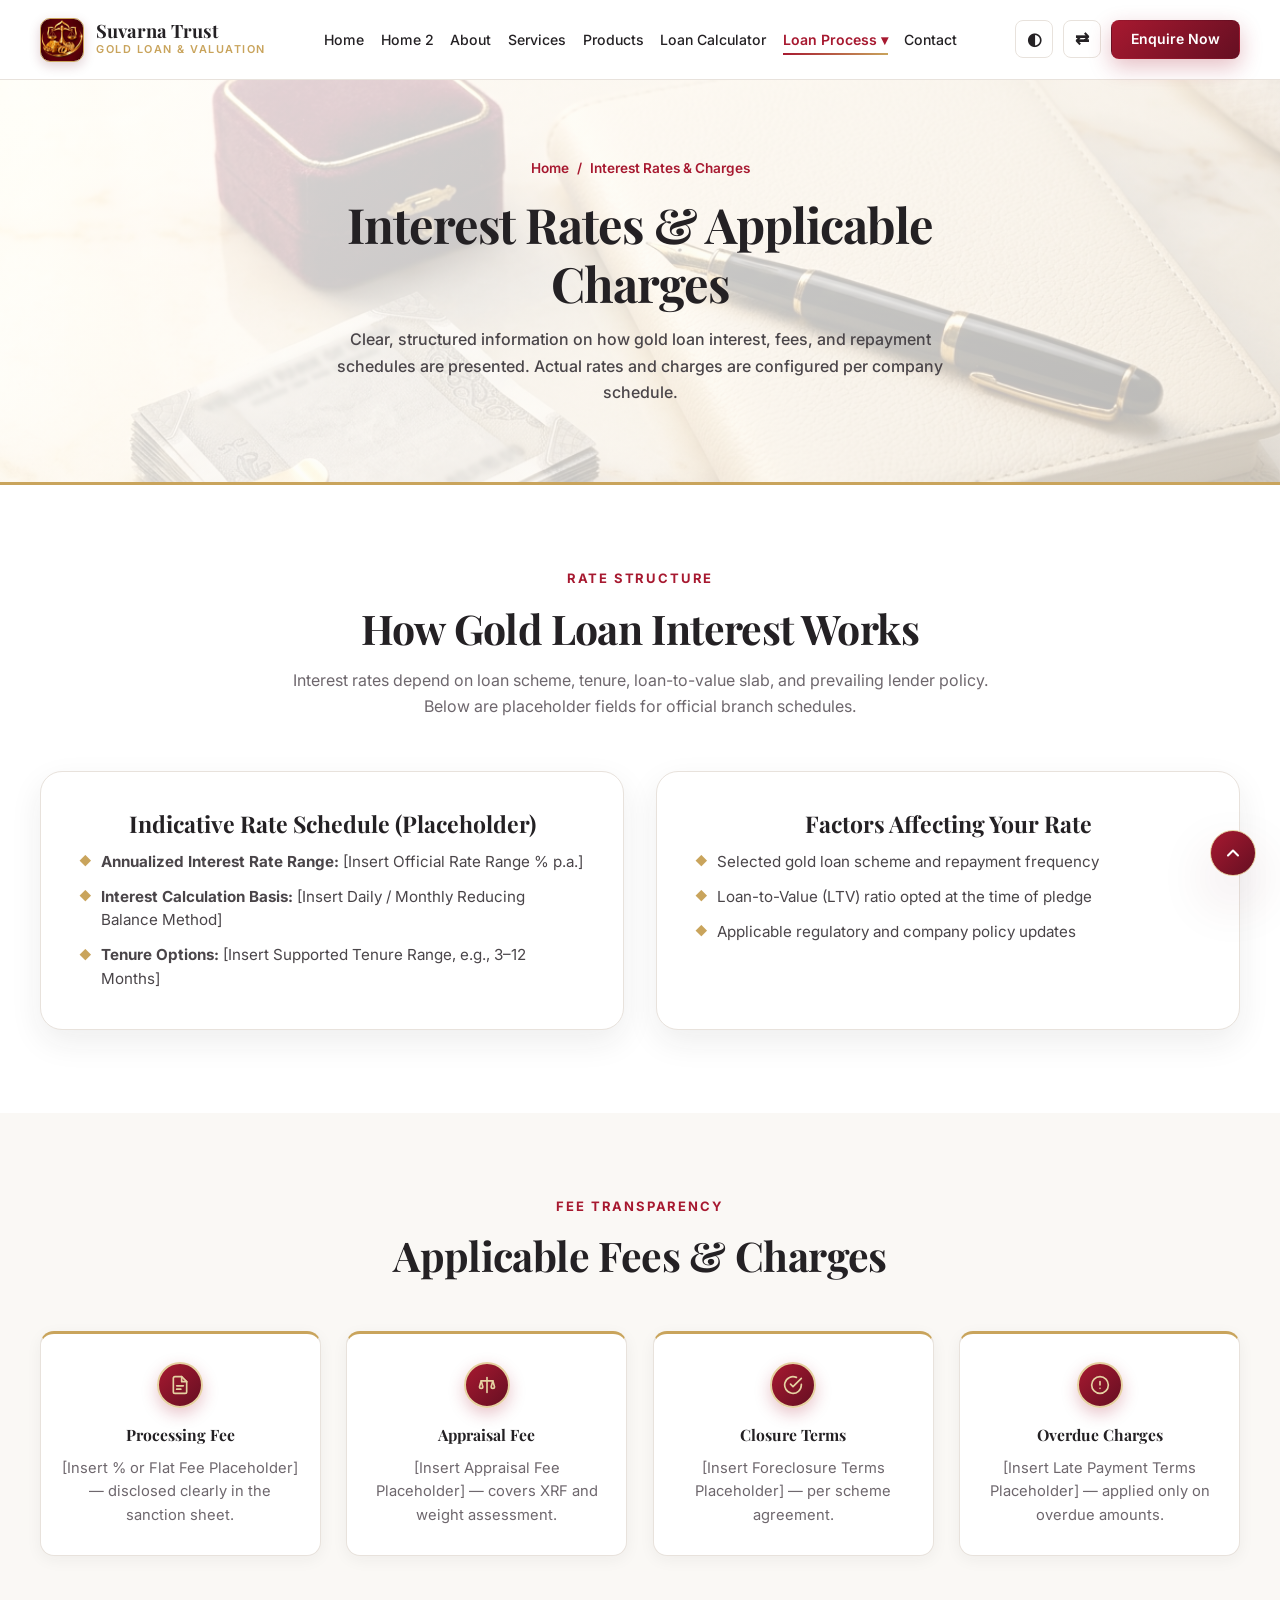
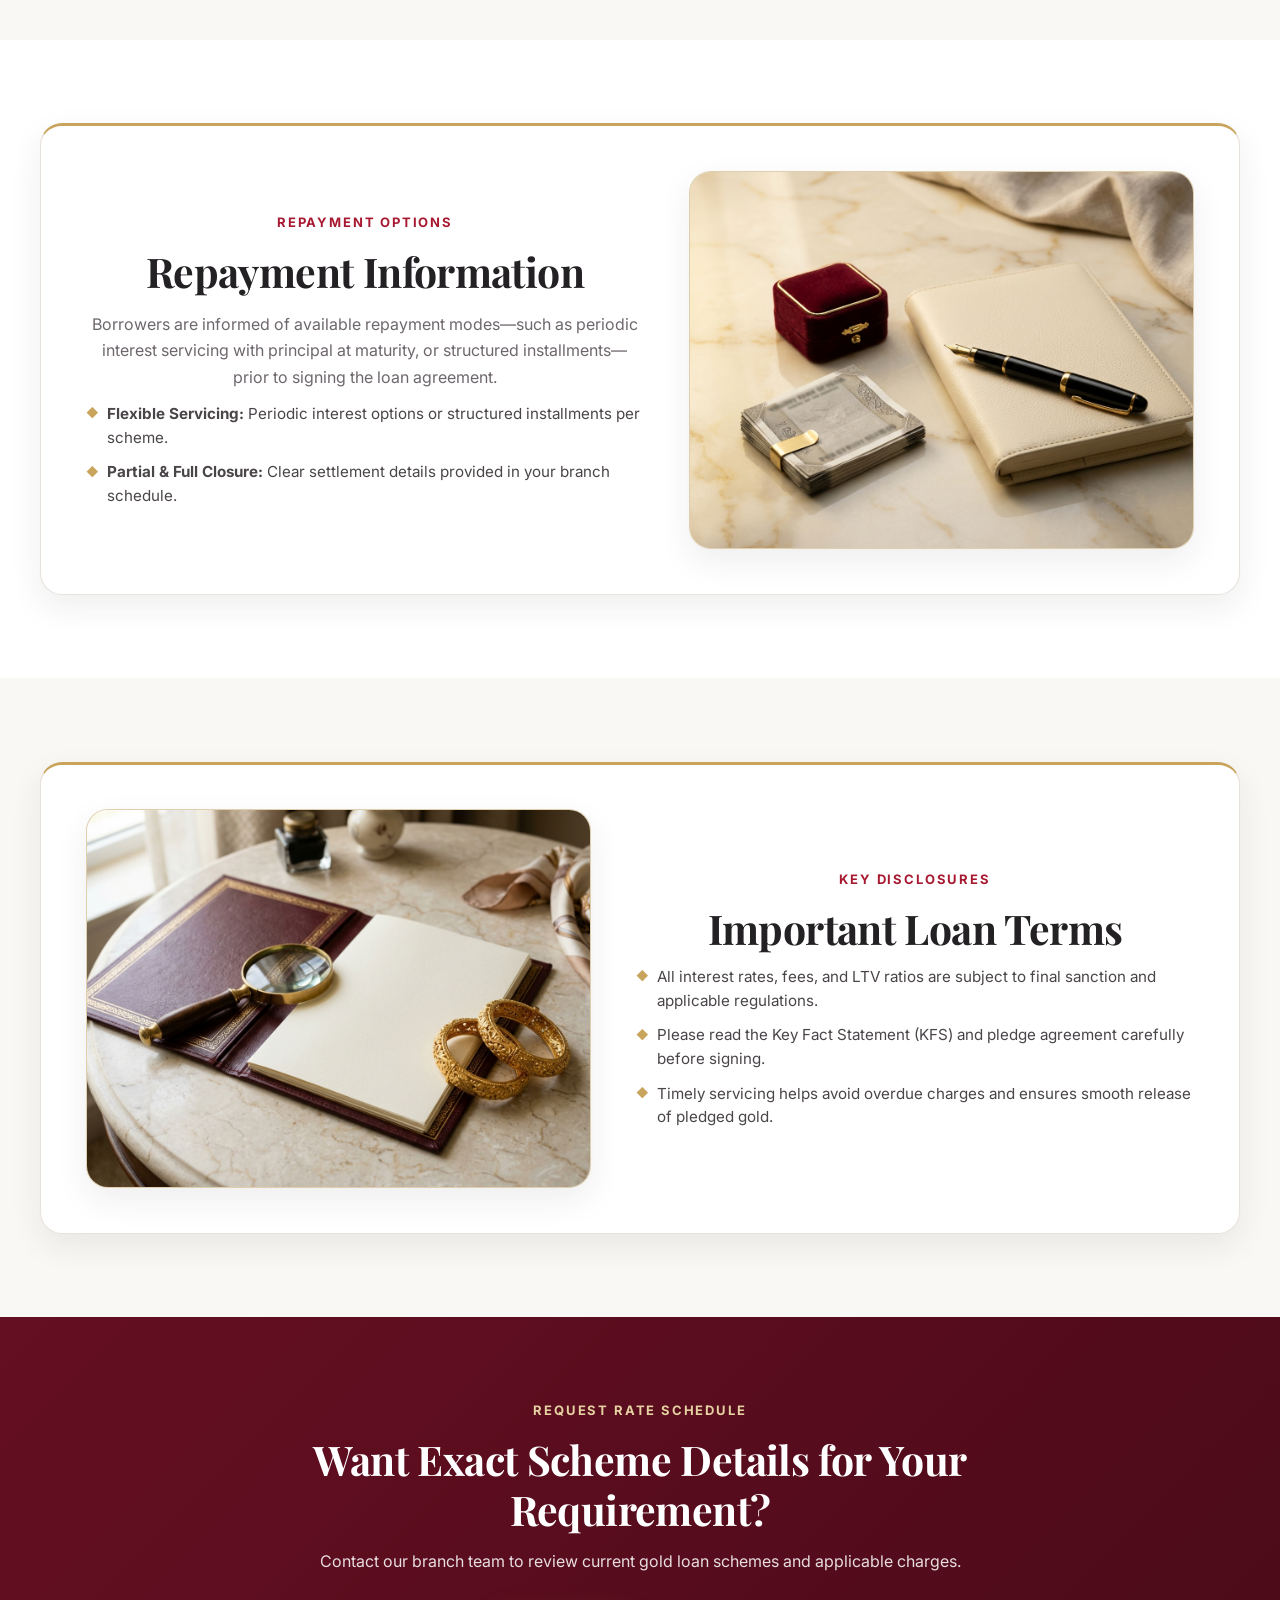
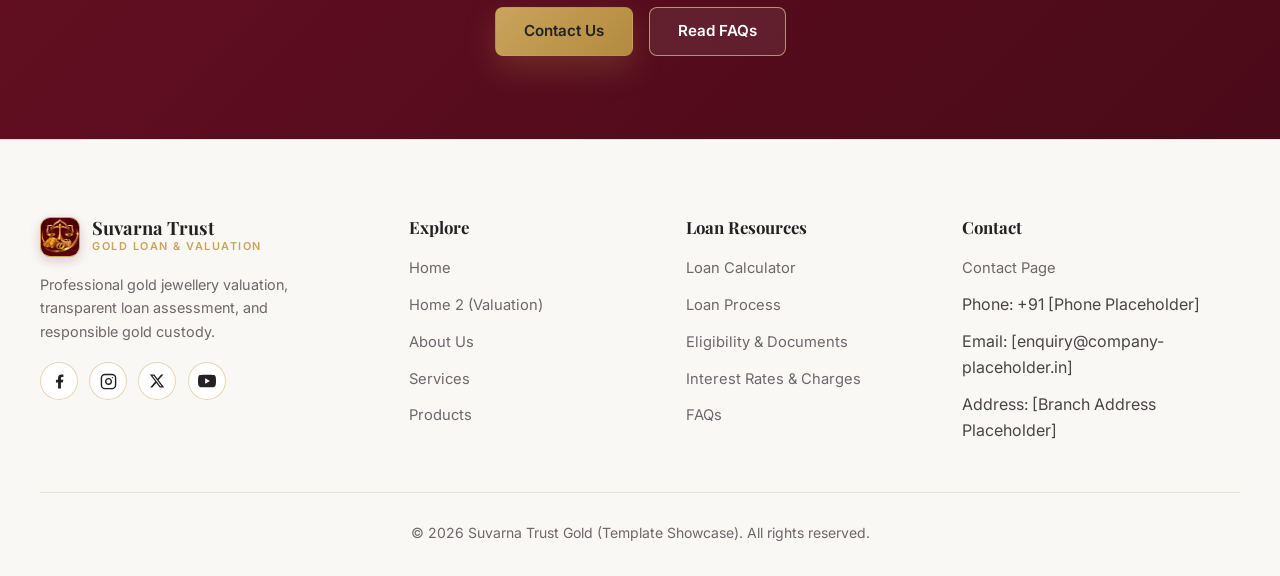
<file: interest-rates.html>
<!DOCTYPE html>
<html lang="en" dir="ltr" data-theme="light">
<head>
  <meta charset="UTF-8">
  <meta name="viewport" content="width=device-width, initial-scale=1.0">
  <title>Interest Rates &amp; Charges | Suvarna Trust Gold</title>
  <meta name="description" content="Transparent explanation of gold loan interest structure, applicable charges, repayment options, and important loan terms.">
  <link rel="icon" type="image/svg+xml" href="favicon.svg">
  <link rel="preconnect" href="https://fonts.googleapis.com">
  <link rel="preconnect" href="https://fonts.gstatic.com" crossorigin>
  <link href="https://fonts.googleapis.com/css2?family=Cormorant+Garamond:wght@600;700&family=Inter:wght@400;500;600;700&family=Manrope:wght@500;600;700&family=Playfair+Display:wght@600;700&display=swap" rel="stylesheet">
  <link rel="stylesheet" href="assets/css/style.css">
</head>
<body>

  <header class="site-header">
    <div class="container nav-inner">
      <a href="index.html" class="brand-logo" aria-label="Suvarna Trust Gold Home">
        <img src="images/brand-logo.jpg" alt="Suvarna Trust Logo" class="brand-logo-img">
        <span class="brand-text"><span class="brand-name">Suvarna Trust</span><span class="brand-tagline">Gold Loan &amp; Valuation</span></span>
      </a>
      <nav class="desktop-nav" aria-label="Main Navigation">
        <a href="index.html" class="nav-link">Home</a>
        <a href="home-2.html" class="nav-link">Home 2</a>
        <a href="about.html" class="nav-link">About</a>
        <a href="services.html" class="nav-link">Services</a>
        <a href="products.html" class="nav-link">Products</a>
        <a href="loan-calculator.html" class="nav-link">Loan Calculator</a>
        <div class="nav-dropdown">
          <a href="loan-process.html" class="nav-link active">Loan Process ▾</a>
          <div class="nav-dropdown-menu">
            <a href="loan-process.html">6-Step Loan Process</a>
            <a href="eligibility.html">Eligibility &amp; Documents</a>
            <a href="interest-rates.html" class="active">Interest Rates &amp; Charges</a>
            <a href="faqs.html">Frequently Asked Questions</a>
          </div>
        </div>
        <a href="contact.html" class="nav-link">Contact</a>
      </nav>
      <div class="nav-actions">
        <button type="button" class="icon-btn desktop-only" data-theme-toggle aria-label="Toggle dark mode"><span aria-hidden="true">◐</span> <span class="toggle-label">Dark</span></button>
        <button type="button" class="icon-btn desktop-only" data-rtl-toggle aria-label="Toggle RTL direction"><span aria-hidden="true">⇄</span> <span class="toggle-label">RTL</span></button>
        <button type="button" class="btn btn-primary btn-sm desktop-only" data-open-enquiry data-topic="Interest Rates Enquiry">Enquire Now</button>
        <button type="button" class="hamburger-btn" data-drawer-open aria-label="Open mobile menu" aria-expanded="false">
          <svg width="22" height="22" viewBox="0 0 24 24" fill="none" stroke="currentColor" stroke-width="2"><line x1="3" y1="6" x2="21" y2="6"/><line x1="3" y1="12" x2="21" y2="12"/><line x1="3" y1="18" x2="21" y2="18"/></svg>
        </button>
      </div>
    </div>
  </header>

  <div class="mobile-drawer-backdrop" data-drawer-backdrop></div>
  <aside class="mobile-drawer" data-mobile-drawer aria-label="Mobile Navigation">
    <div class="mobile-drawer-header"><span class="brand-name">Suvarna Trust</span><button type="button" class="icon-btn" data-drawer-close aria-label="Close menu">✕</button></div>
    <nav class="mobile-nav-list">
      <a href="index.html">Home</a>
      <a href="home-2.html">Home 2</a>
      <a href="about.html">About</a>
      <a href="services.html">Services</a>
      <a href="products.html">Products</a>
      <a href="loan-calculator.html">Loan Calculator</a>
      <div class="mobile-dropdown open">
        <button type="button" class="mobile-dropdown-trigger active" data-mobile-dropdown-toggle aria-expanded="true">
          <span>Loan Process</span>
          <span class="mobile-dropdown-arrow" aria-hidden="true">
            <svg width="15" height="15" viewBox="0 0 24 24" fill="none" stroke="currentColor" stroke-width="2.5" stroke-linecap="round" stroke-linejoin="round"><polyline points="6 9 12 15 18 9"/></svg>
          </span>
        </button>
        <div class="mobile-dropdown-menu">
          <a href="loan-process.html">6-Step Loan Process</a>
          <a href="eligibility.html">Eligibility &amp; Documents</a>
          <a href="interest-rates.html" class="active">Interest Rates &amp; Charges</a>
          <a href="faqs.html">Frequently Asked Questions</a>
        </div>
      </div>
      <a href="contact.html">Contact</a>
    </nav>
    <div class="mobile-drawer-controls">
      <button type="button" class="icon-btn" data-theme-toggle style="flex:1">◐ <span class="toggle-label">Dark</span></button>
      <button type="button" class="icon-btn" data-rtl-toggle style="flex:1">⇄ <span class="toggle-label">RTL</span></button>
    </div>
    <button type="button" class="btn btn-primary" data-open-enquiry data-topic="Mobile Drawer Enquiry" style="width:100%">Enquire Now</button>
  </aside>

  <main>
    <!-- SECTION 01 — INTEREST RATE HERO (bright image background) -->
    <section class="page-hero">
      <img class="page-hero-bg" src="images/image-rates-repayment.jpg" alt="Financial planner and gold loan repayment schedule desk">
      <div class="page-hero-overlay" aria-hidden="true"></div>
      <div class="container" style="max-width:820px;">
        <nav class="breadcrumb" aria-label="Breadcrumb"><a href="index.html">Home</a> <span>/</span> <span>Interest Rates &amp; Charges</span></nav>
        <h1>Interest Rates &amp; Applicable Charges</h1>
        <p>Clear, structured information on how gold loan interest, fees, and repayment schedules are presented. Actual rates and charges are configured per company schedule.</p>
      </div>
    </section>

    <!-- SECTION 02 — INTEREST RATE EXPLANATION -->
    <section class="section">
      <div class="container">
        <div class="section-header reveal">
          <span class="section-eyebrow">Rate Structure</span>
          <h2>How Gold Loan Interest Works</h2>
          <p class="section-lead">Interest rates depend on loan scheme, tenure, loan-to-value slab, and prevailing lender policy. Below are placeholder fields for official branch schedules.</p>
        </div>
        <div class="grid-2">
          <div class="panel reveal">
            <h3>Indicative Rate Schedule (Placeholder)</h3>
            <ul class="spec-list mt-2">
              <li><strong>Annualized Interest Rate Range:</strong> [Insert Official Rate Range % p.a.]</li>
              <li><strong>Interest Calculation Basis:</strong> [Insert Daily / Monthly Reducing Balance Method]</li>
              <li><strong>Tenure Options:</strong> [Insert Supported Tenure Range, e.g., 3–12 Months]</li>
            </ul>
          </div>
          <div class="panel reveal">
            <h3>Factors Affecting Your Rate</h3>
            <ul class="spec-list mt-2">
              <li>Selected gold loan scheme and repayment frequency</li>
              <li>Loan-to-Value (LTV) ratio opted at the time of pledge</li>
              <li>Applicable regulatory and company policy updates</li>
            </ul>
          </div>
        </div>
      </div>
    </section>

    <!-- SECTION 03 — APPLICABLE CHARGES (4 modules) -->
    <section class="section section-alt">
      <div class="container">
        <div class="section-header centered reveal">
          <span class="section-eyebrow">Fee Transparency</span>
          <h2>Applicable Fees &amp; Charges</h2>
        </div>
        <div class="grid-4 charges-grid">
          <article class="card charge-card reveal">
            <div class="card-body">
              <div class="step-num" aria-hidden="true">
                <svg width="20" height="20" viewBox="0 0 24 24" fill="none" stroke="#E5D1A1" stroke-width="2" stroke-linecap="round" stroke-linejoin="round"><path d="M14 2H6a2 2 0 0 0-2 2v16a2 2 0 0 0 2 2h12a2 2 0 0 0 2-2V8z"/><polyline points="14 2 14 8 20 8"/><line x1="8" y1="13" x2="16" y2="13"/><line x1="8" y1="17" x2="13" y2="17"/></svg>
              </div>
              <h3>Processing Fee</h3>
              <p>[Insert % or Flat Fee Placeholder] — disclosed clearly in the sanction sheet.</p>
            </div>
          </article>
          <article class="card charge-card reveal">
            <div class="card-body">
              <div class="step-num" aria-hidden="true">
                <svg width="20" height="20" viewBox="0 0 24 24" fill="none" stroke="#E5D1A1" stroke-width="2" stroke-linecap="round" stroke-linejoin="round"><path d="M12 3v18"/><path d="M5 7h14"/><path d="M3 14l2-7 2 7a2 2 0 0 1-4 0z"/><path d="M17 14l2-7 2 7a2 2 0 0 1-4 0z"/></svg>
              </div>
              <h3>Appraisal Fee</h3>
              <p>[Insert Appraisal Fee Placeholder] — covers XRF and weight assessment.</p>
            </div>
          </article>
          <article class="card charge-card reveal">
            <div class="card-body">
              <div class="step-num" aria-hidden="true">
                <svg width="20" height="20" viewBox="0 0 24 24" fill="none" stroke="#E5D1A1" stroke-width="2" stroke-linecap="round" stroke-linejoin="round"><path d="M22 11.08V12a10 10 0 1 1-5.93-9.14"/><polyline points="22 4 12 14.01 9 11.01"/></svg>
              </div>
              <h3>Closure Terms</h3>
              <p>[Insert Foreclosure Terms Placeholder] — per scheme agreement.</p>
            </div>
          </article>
          <article class="card charge-card reveal">
            <div class="card-body">
              <div class="step-num" aria-hidden="true">
                <svg width="20" height="20" viewBox="0 0 24 24" fill="none" stroke="#E5D1A1" stroke-width="2" stroke-linecap="round" stroke-linejoin="round"><circle cx="12" cy="12" r="10"/><line x1="12" y1="8" x2="12" y2="12"/><line x1="12" y1="16" x2="12.01" y2="16"/></svg>
              </div>
              <h3>Overdue Charges</h3>
              <p>[Insert Late Payment Terms Placeholder] — applied only on overdue amounts.</p>
            </div>
          </article>
        </div>
      </div>
    </section>

    <!-- SECTION 04 — REPAYMENT INFORMATION (image-rates-repayment.jpg) -->
    <section class="section">
      <div class="container">
        <div class="process-feature-card reveal">
          <div class="process-feature-main">
            <span class="section-eyebrow">Repayment Options</span>
            <h2>Repayment Information</h2>
            <p class="section-lead">Borrowers are informed of available repayment modes—such as periodic interest servicing with principal at maturity, or structured installments—prior to signing the loan agreement.</p>
            <ul class="spec-list mt-3">
              <li><strong>Flexible Servicing:</strong> Periodic interest options or structured installments per scheme.</li>
              <li><strong>Partial &amp; Full Closure:</strong> Clear settlement details provided in your branch schedule.</li>
            </ul>
          </div>
          <div class="feature-image-frame">
            <img src="images/image-rates-repayment.jpg" alt="Cream financial planner, fountain pen, folded currency notes, and burgundy velvet jewellery box" loading="lazy">
          </div>
        </div>
      </div>
    </section>

    <!-- SECTION 05 — IMPORTANT LOAN TERMS (image-rates-terms.jpg) -->
    <section class="section section-alt">
      <div class="container">
        <div class="process-feature-card is-reversed reveal">
          <div class="feature-image-frame">
            <img src="images/image-rates-terms.jpg" alt="Open burgundy-and-gold loan agreement folder with brass magnifying glass and 22K gold bangles" loading="lazy">
          </div>
          <div class="process-feature-main">
            <span class="section-eyebrow">Key Disclosures</span>
            <h2>Important Loan Terms</h2>
            <ul class="spec-list mt-2">
              <li>All interest rates, fees, and LTV ratios are subject to final sanction and applicable regulations.</li>
              <li>Please read the Key Fact Statement (KFS) and pledge agreement carefully before signing.</li>
              <li>Timely servicing helps avoid overdue charges and ensures smooth release of pledged gold.</li>
            </ul>
          </div>
        </div>
      </div>
    </section>

    <!-- SECTION 06 — CONTACT CTA -->
    <section class="section section-burgundy">
      <div class="container" style="text-align:center;max-width:740px;">
        <span class="section-eyebrow">Request Rate Schedule</span>
        <h2>Want Exact Scheme Details for Your Requirement?</h2>
        <p class="section-lead">Contact our branch team to review current gold loan schemes and applicable charges.</p>
        <div class="btn-group mt-4" style="justify-content:center;">
          <a href="contact.html" class="btn btn-gold">Contact Us</a>
          <a href="faqs.html" class="btn btn-outline-light">Read FAQs</a>
        </div>
      </div>
    </section>
  </main>
  <footer class="site-footer">
    <div class="container">
      <div class="footer-grid">
        <div>
          <a href="index.html" class="brand-logo mb-2">
            <img src="images/brand-logo.jpg" alt="Suvarna Trust Logo" class="brand-logo-img is-footer">
            <span class="brand-text">
              <span class="brand-name">Suvarna Trust</span>
              <span class="brand-tagline">Gold Loan &amp; Valuation</span>
            </span>
          </a>
          <p style="font-size:0.9rem;color:var(--text-muted);max-width:300px;">Professional gold jewellery valuation, transparent loan assessment, and responsible gold custody.</p>
          <div class="social-links" aria-label="Social Media Links">
            <a href="contact.html" class="social-link" aria-label="Facebook" title="Facebook">
              <svg width="17" height="17" viewBox="0 0 24 24" fill="currentColor" aria-hidden="true"><path d="M14 13.5h2.5l1-4H14v-2c0-1.03 0-2 2-2h1.5V2.14c-.326-.043-1.557-.14-2.857-.14C11.928 2 10 3.657 10 6.7v2.8H7v4h3V22h4v-8.5z"/></svg>
            </a>
            <a href="contact.html" class="social-link" aria-label="Instagram" title="Instagram">
              <svg width="17" height="17" viewBox="0 0 24 24" fill="none" stroke="currentColor" stroke-width="2" stroke-linecap="round" stroke-linejoin="round" aria-hidden="true"><rect x="2" y="2" width="20" height="20" rx="5" ry="5"/><path d="M16 11.37A4 4 0 1 1 12.63 8 4 4 0 0 1 16 11.37z"/><line x1="17.5" y1="6.5" x2="17.51" y2="6.5"/></svg>
            </a>
            <a href="contact.html" class="social-link" aria-label="X" title="X">
              <svg width="16" height="16" viewBox="0 0 24 24" fill="currentColor" aria-hidden="true"><path d="M18.244 2.25h3.308l-7.227 8.26 8.502 11.24H16.17l-5.214-6.817L4.99 21.75H1.68l7.73-8.835L1.254 2.25H8.08l4.713 6.231zm-1.161 17.52h1.833L7.084 4.126H5.117z"/></svg>
            </a>
            <a href="contact.html" class="social-link" aria-label="YouTube" title="YouTube">
              <svg width="18" height="18" viewBox="0 0 24 24" fill="currentColor" aria-hidden="true"><path d="M23.498 6.186a3.016 3.016 0 0 0-2.122-2.136C19.505 3.545 12 3.545 12 3.545s-7.505 0-9.377.505A3.017 3.017 0 0 0 .502 6.186C0 8.07 0 12 0 12s0 3.93.502 5.814a3.016 3.016 0 0 0 2.122 2.136c1.871.505 9.376.505 9.376.505s7.505 0 9.377-.505a3.015 3.015 0 0 0 2.122-2.136C24 15.93 24 12 24 12s0-3.93-.502-5.814zM9.545 15.568V8.432L15.818 12l-6.273 3.568z"/></svg>
            </a>
          </div>
        </div>
        <div>
          <h4 class="footer-heading">Explore</h4>
          <ul class="footer-links">
            <li><a href="index.html">Home</a></li>
            <li><a href="home-2.html">Home 2 (Valuation)</a></li>
            <li><a href="about.html">About Us</a></li>
            <li><a href="services.html">Services</a></li>
            <li><a href="products.html">Products</a></li>
          </ul>
        </div>
        <div>
          <h4 class="footer-heading">Loan Resources</h4>
          <ul class="footer-links">
            <li><a href="loan-calculator.html">Loan Calculator</a></li>
            <li><a href="loan-process.html">Loan Process</a></li>
            <li><a href="eligibility.html">Eligibility &amp; Documents</a></li>
            <li><a href="interest-rates.html">Interest Rates &amp; Charges</a></li>
            <li><a href="faqs.html">FAQs</a></li>
          </ul>
        </div>
        <div>
          <h4 class="footer-heading">Contact</h4>
          <ul class="footer-links">
            <li><a href="contact.html">Contact Page</a></li>
            <li>Phone: +91 [Phone Placeholder]</li>
            <li>Email: [enquiry@company-placeholder.in]</li>
            <li>Address: [Branch Address Placeholder]</li>
          </ul>
        </div>
      </div>
      <div class="footer-bottom">
        <span>© 2026 Suvarna Trust Gold (Template Showcase). All rights reserved.</span>
      </div>
    </div>
  </footer>

  <div class="modal-backdrop" id="enquiryModal" role="dialog" aria-modal="true" aria-labelledby="enquiryModalTitle">
    <div class="modal-dialog">
      <div class="modal-header"><h3 id="enquiryModalTitle">Gold Loan Enquiry</h3><button type="button" class="icon-btn" data-close-modal aria-label="Close modal">✕</button></div>
      <form data-validate-enquiry novalidate>
        <div class="form-grid">
          <div class="form-group full"><label class="form-label" for="modalEnquiryTopic">Enquiry Topic</label><input id="modalEnquiryTopic" type="text" class="form-control" value="Gold Loan Enquiry" readonly></div>
          <div class="form-group"><label class="form-label" for="m-name">Full Name *</label><input id="m-name" type="text" class="form-control" required><span class="form-error"></span></div>
          <div class="form-group"><label class="form-label" for="m-mobile">Mobile Number *</label><input id="m-mobile" type="tel" class="form-control" data-indian-mobile required><span class="form-error"></span></div>
          <div class="form-group full"><label class="form-label" for="m-notes">Notes</label><textarea id="m-notes" rows="3" class="form-control"></textarea></div>
          <div class="form-group full"><button type="submit" class="btn btn-primary" style="width:100%;">Submit Demo Enquiry</button></div>
        </div>
        <div class="form-success-banner" role="status"><strong>Demo Confirmation:</strong> Your enquiry has been validated in this demo website.</div>
      </form>
    </div>
  </div>

  <script src="assets/js/main.js"></script>
  <script src="assets/js/interactions.js"></script>
</body>
</html>
</file>
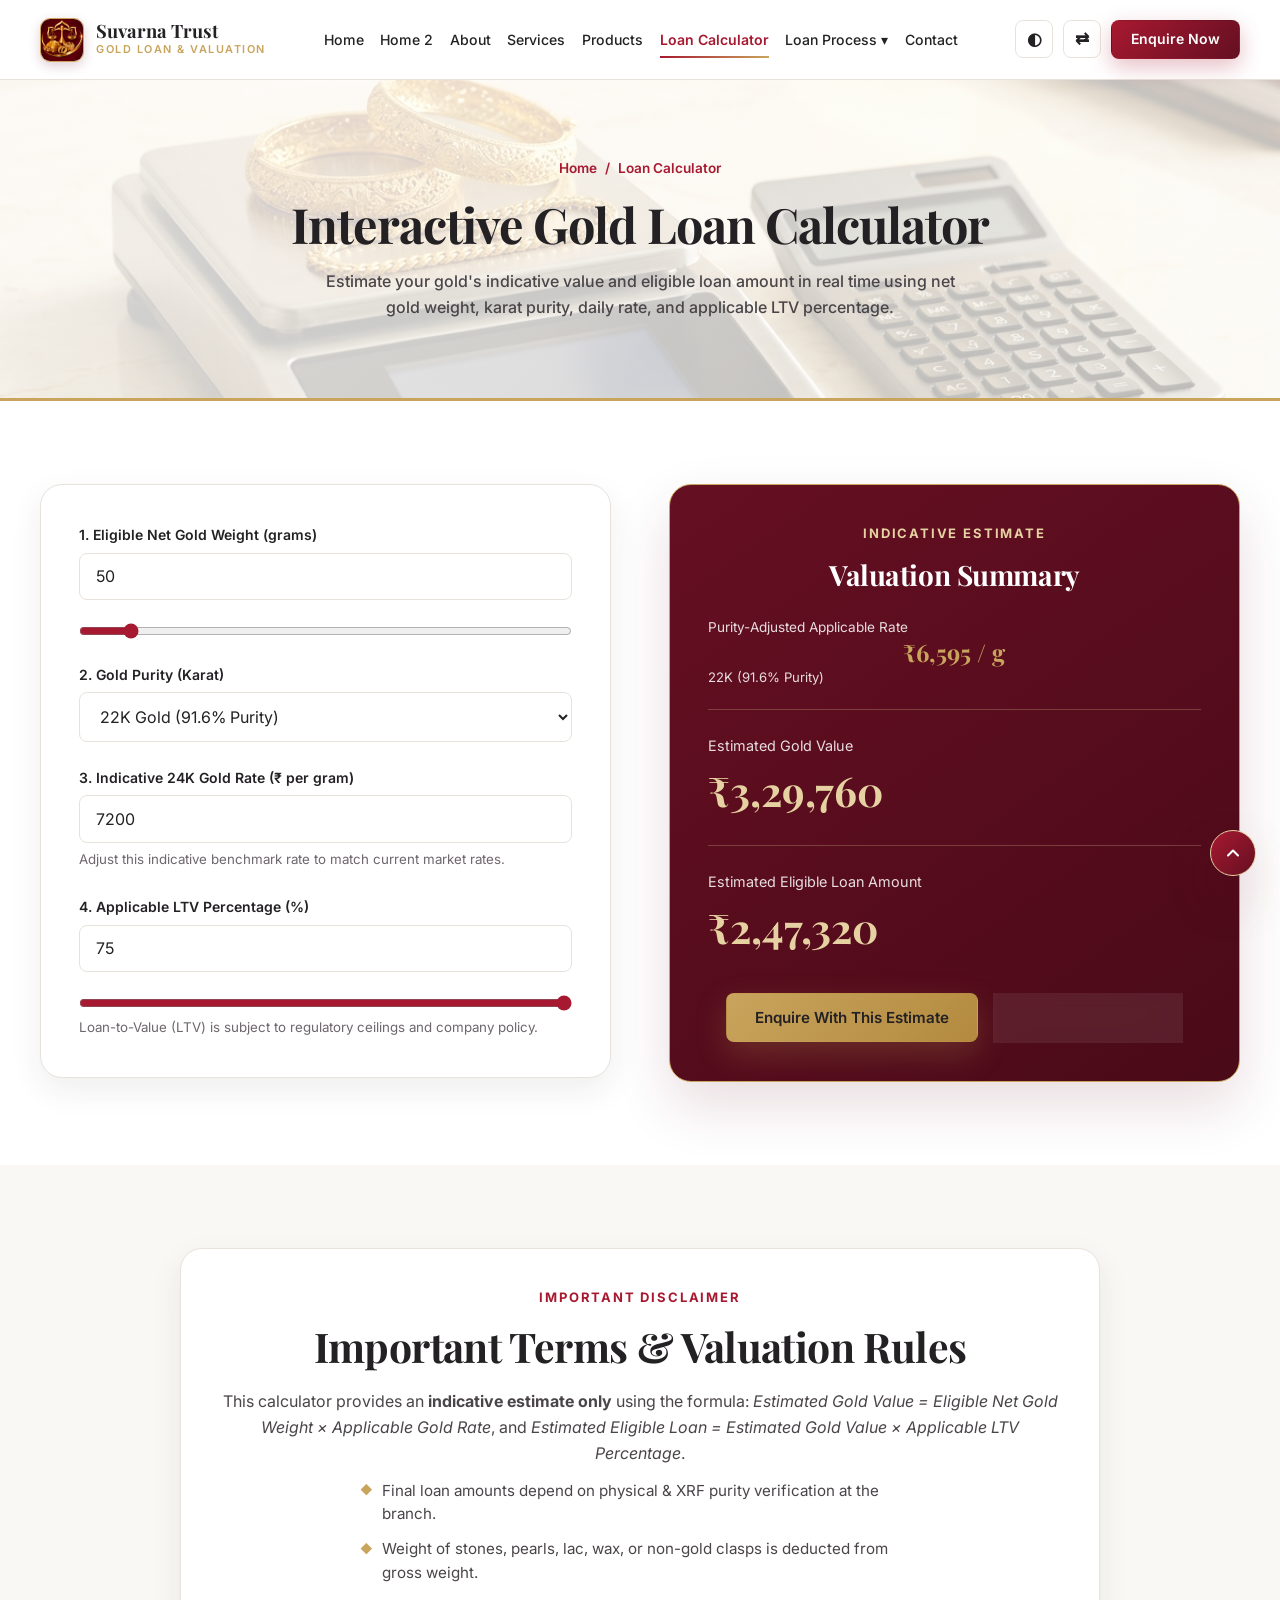
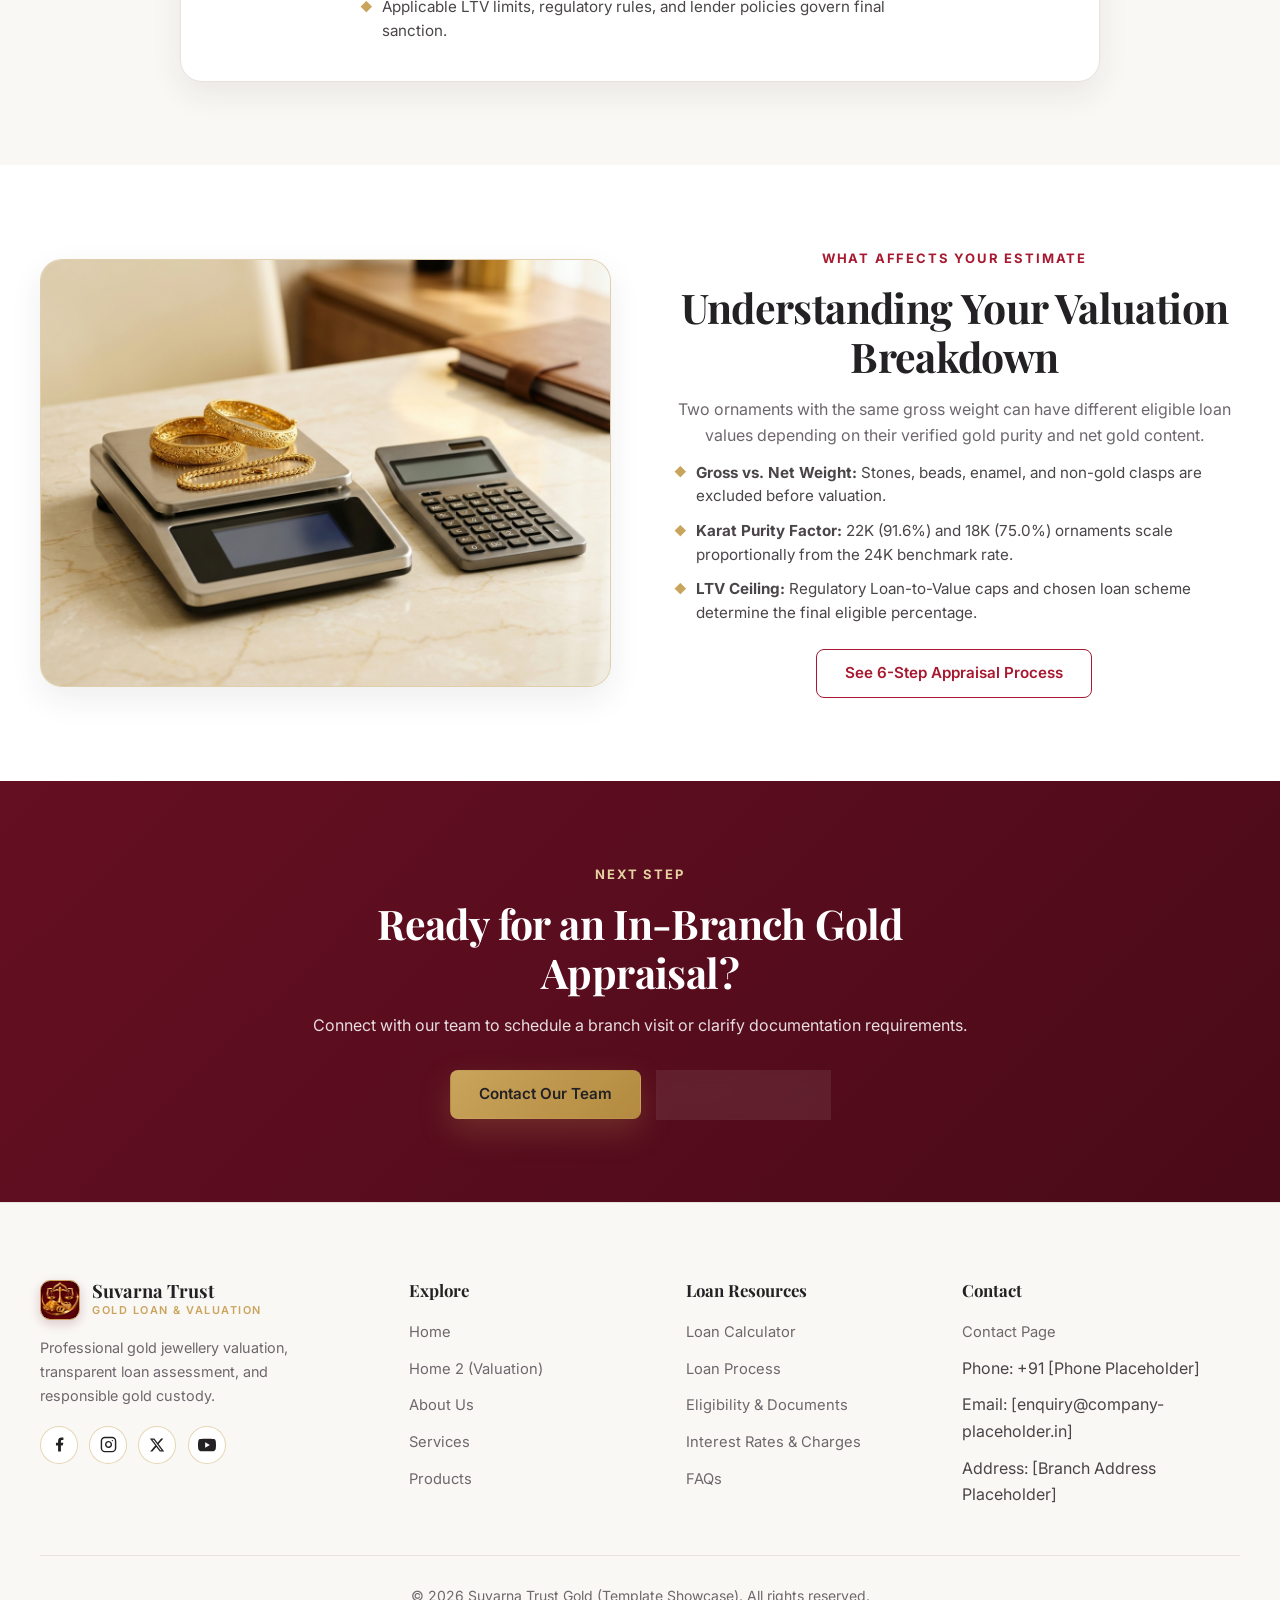
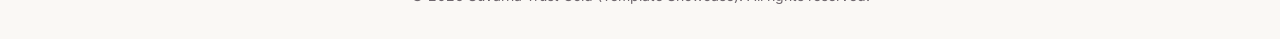
<file: loan-calculator.html>
<!DOCTYPE html>
<html lang="en" dir="ltr" data-theme="light">
<head>
  <meta charset="UTF-8">
  <meta name="viewport" content="width=device-width, initial-scale=1.0">
  <title>Gold Loan Calculator | Suvarna Trust Gold</title>
  <meta name="description" content="Calculate your indicative gold value and estimated eligible gold loan amount based on net weight, purity, rate, and LTV percentage.">
  <link rel="icon" type="image/svg+xml" href="favicon.svg">
  <link rel="preconnect" href="https://fonts.googleapis.com">
  <link rel="preconnect" href="https://fonts.gstatic.com" crossorigin>
  <link href="https://fonts.googleapis.com/css2?family=Cormorant+Garamond:wght@600;700&family=Inter:wght@400;500;600;700&family=Manrope:wght@500;600;700&family=Playfair+Display:wght@600;700&display=swap" rel="stylesheet">
  <link rel="stylesheet" href="assets/css/style.css">
</head>
<body>

  <header class="site-header">
    <div class="container nav-inner">
      <a href="index.html" class="brand-logo" aria-label="Suvarna Trust Gold Home">
        <img src="images/brand-logo.jpg" alt="Suvarna Trust Logo" class="brand-logo-img">
        <span class="brand-text"><span class="brand-name">Suvarna Trust</span><span class="brand-tagline">Gold Loan &amp; Valuation</span></span>
      </a>
      <nav class="desktop-nav" aria-label="Main Navigation">
        <a href="index.html" class="nav-link">Home</a>
        <a href="home-2.html" class="nav-link">Home 2</a>
        <a href="about.html" class="nav-link">About</a>
        <a href="services.html" class="nav-link">Services</a>
        <a href="products.html" class="nav-link">Products</a>
        <a href="loan-calculator.html" class="nav-link active">Loan Calculator</a>
        <div class="nav-dropdown">
          <a href="loan-process.html" class="nav-link">Loan Process ▾</a>
          <div class="nav-dropdown-menu">
            <a href="loan-process.html">6-Step Loan Process</a>
            <a href="eligibility.html">Eligibility &amp; Documents</a>
            <a href="interest-rates.html">Interest Rates &amp; Charges</a>
            <a href="faqs.html">Frequently Asked Questions</a>
          </div>
        </div>
        <a href="contact.html" class="nav-link">Contact</a>
      </nav>
      <div class="nav-actions">
        <button type="button" class="icon-btn desktop-only" data-theme-toggle aria-label="Toggle dark mode"><span aria-hidden="true">◐</span> <span class="toggle-label">Dark</span></button>
        <button type="button" class="icon-btn desktop-only" data-rtl-toggle aria-label="Toggle RTL direction"><span aria-hidden="true">⇄</span> <span class="toggle-label">RTL</span></button>
        <button type="button" class="btn btn-primary btn-sm desktop-only" data-open-enquiry data-topic="Calculator Valuation Enquiry">Enquire Now</button>
        <button type="button" class="hamburger-btn" data-drawer-open aria-label="Open mobile menu" aria-expanded="false">
          <svg width="22" height="22" viewBox="0 0 24 24" fill="none" stroke="currentColor" stroke-width="2"><line x1="3" y1="6" x2="21" y2="6"/><line x1="3" y1="12" x2="21" y2="12"/><line x1="3" y1="18" x2="21" y2="18"/></svg>
        </button>
      </div>
    </div>
  </header>

  <div class="mobile-drawer-backdrop" data-drawer-backdrop></div>
  <aside class="mobile-drawer" data-mobile-drawer aria-label="Mobile Navigation">
    <div class="mobile-drawer-header"><span class="brand-name">Suvarna Trust</span><button type="button" class="icon-btn" data-drawer-close aria-label="Close menu">✕</button></div>
    <nav class="mobile-nav-list">
      <a href="index.html">Home</a>
      <a href="home-2.html">Home 2</a>
      <a href="about.html">About</a>
      <a href="services.html">Services</a>
      <a href="products.html">Products</a>
      <a href="loan-calculator.html" class="active">Loan Calculator</a>
      <div class="mobile-dropdown">
        <button type="button" class="mobile-dropdown-trigger" data-mobile-dropdown-toggle aria-expanded="false">
          <span>Loan Process</span>
          <span class="mobile-dropdown-arrow" aria-hidden="true">
            <svg width="15" height="15" viewBox="0 0 24 24" fill="none" stroke="currentColor" stroke-width="2.5" stroke-linecap="round" stroke-linejoin="round"><polyline points="6 9 12 15 18 9"/></svg>
          </span>
        </button>
        <div class="mobile-dropdown-menu">
          <a href="loan-process.html">6-Step Loan Process</a>
          <a href="eligibility.html">Eligibility &amp; Documents</a>
          <a href="interest-rates.html">Interest Rates &amp; Charges</a>
          <a href="faqs.html">Frequently Asked Questions</a>
        </div>
      </div>
      <a href="contact.html">Contact</a>
    </nav>
    <div class="mobile-drawer-controls">
      <button type="button" class="icon-btn" data-theme-toggle style="flex:1">◐ <span class="toggle-label">Dark</span></button>
      <button type="button" class="icon-btn" data-rtl-toggle style="flex:1">⇄ <span class="toggle-label">RTL</span></button>
    </div>
    <button type="button" class="btn btn-primary" data-open-enquiry data-topic="Mobile Drawer Enquiry" style="width:100%">Enquire Now</button>
  </aside>

  <main>
    <!-- SECTION 1 — CALCULATOR HERO (bright image background) -->
    <section class="page-hero">
      <img class="page-hero-bg" src="images/image-calculator-appraisal.jpg" alt="Precision gold scale and financial calculator on warm ivory marble">
      <div class="page-hero-overlay" aria-hidden="true"></div>
      <div class="container" style="max-width:820px;">
        <nav class="breadcrumb" aria-label="Breadcrumb"><a href="index.html">Home</a> <span>/</span> <span>Loan Calculator</span></nav>
        <h1>Interactive Gold Loan Calculator</h1>
        <p>Estimate your gold's indicative value and eligible loan amount in real time using net gold weight, karat purity, daily rate, and applicable LTV percentage.</p>
      </div>
    </section>

    <!-- SECTIONS 2–6 — INTERACTIVE CALCULATOR INPUTS & OUTPUT -->
    <section class="section" data-loan-calculator>
      <div class="container grid-split" style="align-items:start;">
        <div class="panel reveal">
          <!-- Section 2: Gold Weight Input -->
          <div class="form-group mb-3">
            <label class="form-label" for="calc-weight">1. Eligible Net Gold Weight (grams)</label>
            <input id="calc-weight" type="number" class="form-control" value="50" min="1" max="2000" step="0.5" data-calc-weight>
            <input type="range" class="range-slider mt-2" min="5" max="500" value="50" data-calc-weight-range aria-label="Gold weight slider">
          </div>

          <!-- Section 3: Gold Purity Selection -->
          <div class="form-group mb-3">
            <label class="form-label" for="calc-purity">2. Gold Purity (Karat)</label>
            <select id="calc-purity" class="form-control" data-calc-purity>
              <option value="22" selected>22K Gold (91.6% Purity)</option>
              <option value="24">24K Gold (99.9% Purity)</option>
              <option value="20">20K Gold (83.3% Purity)</option>
              <option value="18">18K Gold (75.0% Purity)</option>
            </select>
          </div>

          <!-- Section 4: Indicative Gold Rate Input -->
          <div class="form-group mb-3">
            <label class="form-label" for="calc-rate">3. Indicative 24K Gold Rate (₹ per gram)</label>
            <input id="calc-rate" type="number" class="form-control" value="7200" min="1000" max="25000" step="50" data-calc-rate>
            <small style="color:var(--text-muted);">Adjust this indicative benchmark rate to match current market rates.</small>
          </div>

          <!-- Section 5: LTV Percentage Input -->
          <div class="form-group">
            <label class="form-label" for="calc-ltv">4. Applicable LTV Percentage (%)</label>
            <input id="calc-ltv" type="number" class="form-control" value="75" min="25" max="75" step="1" data-calc-ltv>
            <input type="range" class="range-slider mt-2" min="25" max="75" value="75" data-calc-ltv-range aria-label="LTV slider">
            <small style="color:var(--text-muted);">Loan-to-Value (LTV) is subject to regulatory ceilings and company policy.</small>
          </div>
        </div>

        <!-- Section 6: Estimated Gold Value and Eligible Loan Amount -->
        <div class="calc-result-card reveal">
          <span class="section-eyebrow" style="color:var(--soft-gold);">Indicative Estimate</span>
          <h2 style="color:#FFFFFF;font-size:1.75rem;">Valuation Summary</h2>

          <div class="mt-3" style="padding-bottom:1.25rem;border-bottom:1px solid rgba(229,209,161,0.25);">
            <div style="font-size:0.85rem;color:var(--text-on-dark-muted);">Purity-Adjusted Applicable Rate</div>
            <div class="font-display text-gold" style="font-size:1.5rem;" data-calc-rate-display>₹6,595 / g</div>
            <div style="font-size:0.82rem;color:var(--text-on-dark-muted);" data-calc-purity-note>22K (91.6% Purity)</div>
          </div>

          <div class="mt-3" style="padding-bottom:1.25rem;border-bottom:1px solid rgba(229,209,161,0.25);">
            <div style="font-size:0.9rem;color:var(--text-on-dark-muted);">Estimated Gold Value</div>
            <div class="calc-value" data-calc-gold-value>₹3,29,760</div>
          </div>

          <div class="mt-3">
            <div style="font-size:0.9rem;color:var(--text-on-dark-muted);">Estimated Eligible Loan Amount</div>
            <div class="calc-value" data-calc-loan-value>₹2,47,320</div>
          </div>

          <div class="btn-group mt-4">
            <button type="button" class="btn btn-gold" data-open-enquiry data-topic="Loan Calculator Estimate">Enquire With This Estimate</button>
            <a href="loan-process.html" class="btn btn-outline-light">See Loan Process</a>
          </div>
        </div>
      </div>
    </section>

    <!-- SECTION 7 — IMPORTANT TERMS & DISCLAIMER -->
    <section class="section section-alt">
      <div class="container panel reveal" style="max-width:920px;">
        <span class="section-eyebrow">Important Disclaimer</span>
        <h2>Important Terms &amp; Valuation Rules</h2>
        <p class="mt-2">This calculator provides an <strong>indicative estimate only</strong> using the formula: <em>Estimated Gold Value = Eligible Net Gold Weight × Applicable Gold Rate</em>, and <em>Estimated Eligible Loan = Estimated Gold Value × Applicable LTV Percentage</em>.</p>
        <ul class="spec-list mt-3">
          <li>Final loan amounts depend on physical &amp; XRF purity verification at the branch.</li>
          <li>Weight of stones, pearls, lac, wax, or non-gold clasps is deducted from gross weight.</li>
          <li>Applicable LTV limits, regulatory rules, and lender policies govern final sanction.</li>
        </ul>
      </div>
    </section>

    <!-- SECTION 8 — VALUATION BREAKDOWN WITH IMAGE (image-calculator-appraisal.jpg) -->
    <section class="section">
      <div class="container grid-split">
        <div class="feature-image-frame reveal">
          <img src="images/image-calculator-appraisal.jpg" alt="Precision digital jewellery scale with 22K gold bangles and chain beside a metallic financial calculator" loading="lazy">
        </div>
        <div class="reveal">
          <span class="section-eyebrow">What Affects Your Estimate</span>
          <h2>Understanding Your Valuation Breakdown</h2>
          <p class="section-lead">Two ornaments with the same gross weight can have different eligible loan values depending on their verified gold purity and net gold content.</p>
          <ul class="spec-list mt-3 mb-3">
            <li><strong>Gross vs. Net Weight:</strong> Stones, beads, enamel, and non-gold clasps are excluded before valuation.</li>
            <li><strong>Karat Purity Factor:</strong> 22K (91.6%) and 18K (75.0%) ornaments scale proportionally from the 24K benchmark rate.</li>
            <li><strong>LTV Ceiling:</strong> Regulatory Loan-to-Value caps and chosen loan scheme determine the final eligible percentage.</li>
          </ul>
          <div class="btn-group">
            <a href="loan-process.html" class="btn btn-outline">See 6-Step Appraisal Process</a>
          </div>
        </div>
      </div>
    </section>

    <!-- SECTION 9 — CONTACT ENQUIRY CTA -->
    <section class="section section-burgundy">
      <div class="container" style="text-align:center;max-width:740px;">
        <span class="section-eyebrow">Next Step</span>
        <h2>Ready for an In-Branch Gold Appraisal?</h2>
        <p class="section-lead">Connect with our team to schedule a branch visit or clarify documentation requirements.</p>
        <div class="btn-group mt-4" style="justify-content:center;">
          <a href="contact.html" class="btn btn-gold">Contact Our Team</a>
          <a href="eligibility.html" class="btn btn-outline-light">Check Eligibility</a>
        </div>
      </div>
    </section>
  </main>
  <footer class="site-footer">
    <div class="container">
      <div class="footer-grid">
        <div>
          <a href="index.html" class="brand-logo mb-2">
            <img src="images/brand-logo.jpg" alt="Suvarna Trust Logo" class="brand-logo-img is-footer">
            <span class="brand-text">
              <span class="brand-name">Suvarna Trust</span>
              <span class="brand-tagline">Gold Loan &amp; Valuation</span>
            </span>
          </a>
          <p style="font-size:0.9rem;color:var(--text-muted);max-width:300px;">Professional gold jewellery valuation, transparent loan assessment, and responsible gold custody.</p>
          <div class="social-links" aria-label="Social Media Links">
            <a href="contact.html" class="social-link" aria-label="Facebook" title="Facebook">
              <svg width="17" height="17" viewBox="0 0 24 24" fill="currentColor" aria-hidden="true"><path d="M14 13.5h2.5l1-4H14v-2c0-1.03 0-2 2-2h1.5V2.14c-.326-.043-1.557-.14-2.857-.14C11.928 2 10 3.657 10 6.7v2.8H7v4h3V22h4v-8.5z"/></svg>
            </a>
            <a href="contact.html" class="social-link" aria-label="Instagram" title="Instagram">
              <svg width="17" height="17" viewBox="0 0 24 24" fill="none" stroke="currentColor" stroke-width="2" stroke-linecap="round" stroke-linejoin="round" aria-hidden="true"><rect x="2" y="2" width="20" height="20" rx="5" ry="5"/><path d="M16 11.37A4 4 0 1 1 12.63 8 4 4 0 0 1 16 11.37z"/><line x1="17.5" y1="6.5" x2="17.51" y2="6.5"/></svg>
            </a>
            <a href="contact.html" class="social-link" aria-label="X" title="X">
              <svg width="16" height="16" viewBox="0 0 24 24" fill="currentColor" aria-hidden="true"><path d="M18.244 2.25h3.308l-7.227 8.26 8.502 11.24H16.17l-5.214-6.817L4.99 21.75H1.68l7.73-8.835L1.254 2.25H8.08l4.713 6.231zm-1.161 17.52h1.833L7.084 4.126H5.117z"/></svg>
            </a>
            <a href="contact.html" class="social-link" aria-label="YouTube" title="YouTube">
              <svg width="18" height="18" viewBox="0 0 24 24" fill="currentColor" aria-hidden="true"><path d="M23.498 6.186a3.016 3.016 0 0 0-2.122-2.136C19.505 3.545 12 3.545 12 3.545s-7.505 0-9.377.505A3.017 3.017 0 0 0 .502 6.186C0 8.07 0 12 0 12s0 3.93.502 5.814a3.016 3.016 0 0 0 2.122 2.136c1.871.505 9.376.505 9.376.505s7.505 0 9.377-.505a3.015 3.015 0 0 0 2.122-2.136C24 15.93 24 12 24 12s0-3.93-.502-5.814zM9.545 15.568V8.432L15.818 12l-6.273 3.568z"/></svg>
            </a>
          </div>
        </div>
        <div>
          <h4 class="footer-heading">Explore</h4>
          <ul class="footer-links">
            <li><a href="index.html">Home</a></li>
            <li><a href="home-2.html">Home 2 (Valuation)</a></li>
            <li><a href="about.html">About Us</a></li>
            <li><a href="services.html">Services</a></li>
            <li><a href="products.html">Products</a></li>
          </ul>
        </div>
        <div>
          <h4 class="footer-heading">Loan Resources</h4>
          <ul class="footer-links">
            <li><a href="loan-calculator.html">Loan Calculator</a></li>
            <li><a href="loan-process.html">Loan Process</a></li>
            <li><a href="eligibility.html">Eligibility &amp; Documents</a></li>
            <li><a href="interest-rates.html">Interest Rates &amp; Charges</a></li>
            <li><a href="faqs.html">FAQs</a></li>
          </ul>
        </div>
        <div>
          <h4 class="footer-heading">Contact</h4>
          <ul class="footer-links">
            <li><a href="contact.html">Contact Page</a></li>
            <li>Phone: +91 [Phone Placeholder]</li>
            <li>Email: [enquiry@company-placeholder.in]</li>
            <li>Address: [Branch Address Placeholder]</li>
          </ul>
        </div>
      </div>
      <div class="footer-bottom">
        <span>© 2026 Suvarna Trust Gold (Template Showcase). All rights reserved.</span>
      </div>
    </div>
  </footer>

  <div class="modal-backdrop" id="enquiryModal" role="dialog" aria-modal="true" aria-labelledby="enquiryModalTitle">
    <div class="modal-dialog">
      <div class="modal-header"><h3 id="enquiryModalTitle">Gold Loan Enquiry</h3><button type="button" class="icon-btn" data-close-modal aria-label="Close modal">✕</button></div>
      <form data-validate-enquiry novalidate>
        <div class="form-grid">
          <div class="form-group full"><label class="form-label" for="modalEnquiryTopic">Enquiry Topic</label><input id="modalEnquiryTopic" type="text" class="form-control" value="Gold Loan Enquiry" readonly></div>
          <div class="form-group"><label class="form-label" for="m-name">Full Name *</label><input id="m-name" type="text" class="form-control" required><span class="form-error"></span></div>
          <div class="form-group"><label class="form-label" for="m-mobile">Mobile Number *</label><input id="m-mobile" type="tel" class="form-control" data-indian-mobile required><span class="form-error"></span></div>
          <div class="form-group full"><label class="form-label" for="m-notes">Notes</label><textarea id="m-notes" rows="3" class="form-control"></textarea></div>
          <div class="form-group full"><button type="submit" class="btn btn-primary" style="width:100%;">Submit Demo Enquiry</button></div>
        </div>
        <div class="form-success-banner" role="status"><strong>Demo Confirmation:</strong> Your enquiry has been validated in this demo website.</div>
      </form>
    </div>
  </div>

  <script src="assets/js/main.js"></script>
  <script src="assets/js/calculator.js"></script>
  <script src="assets/js/interactions.js"></script>
</body>
</html>
</file>
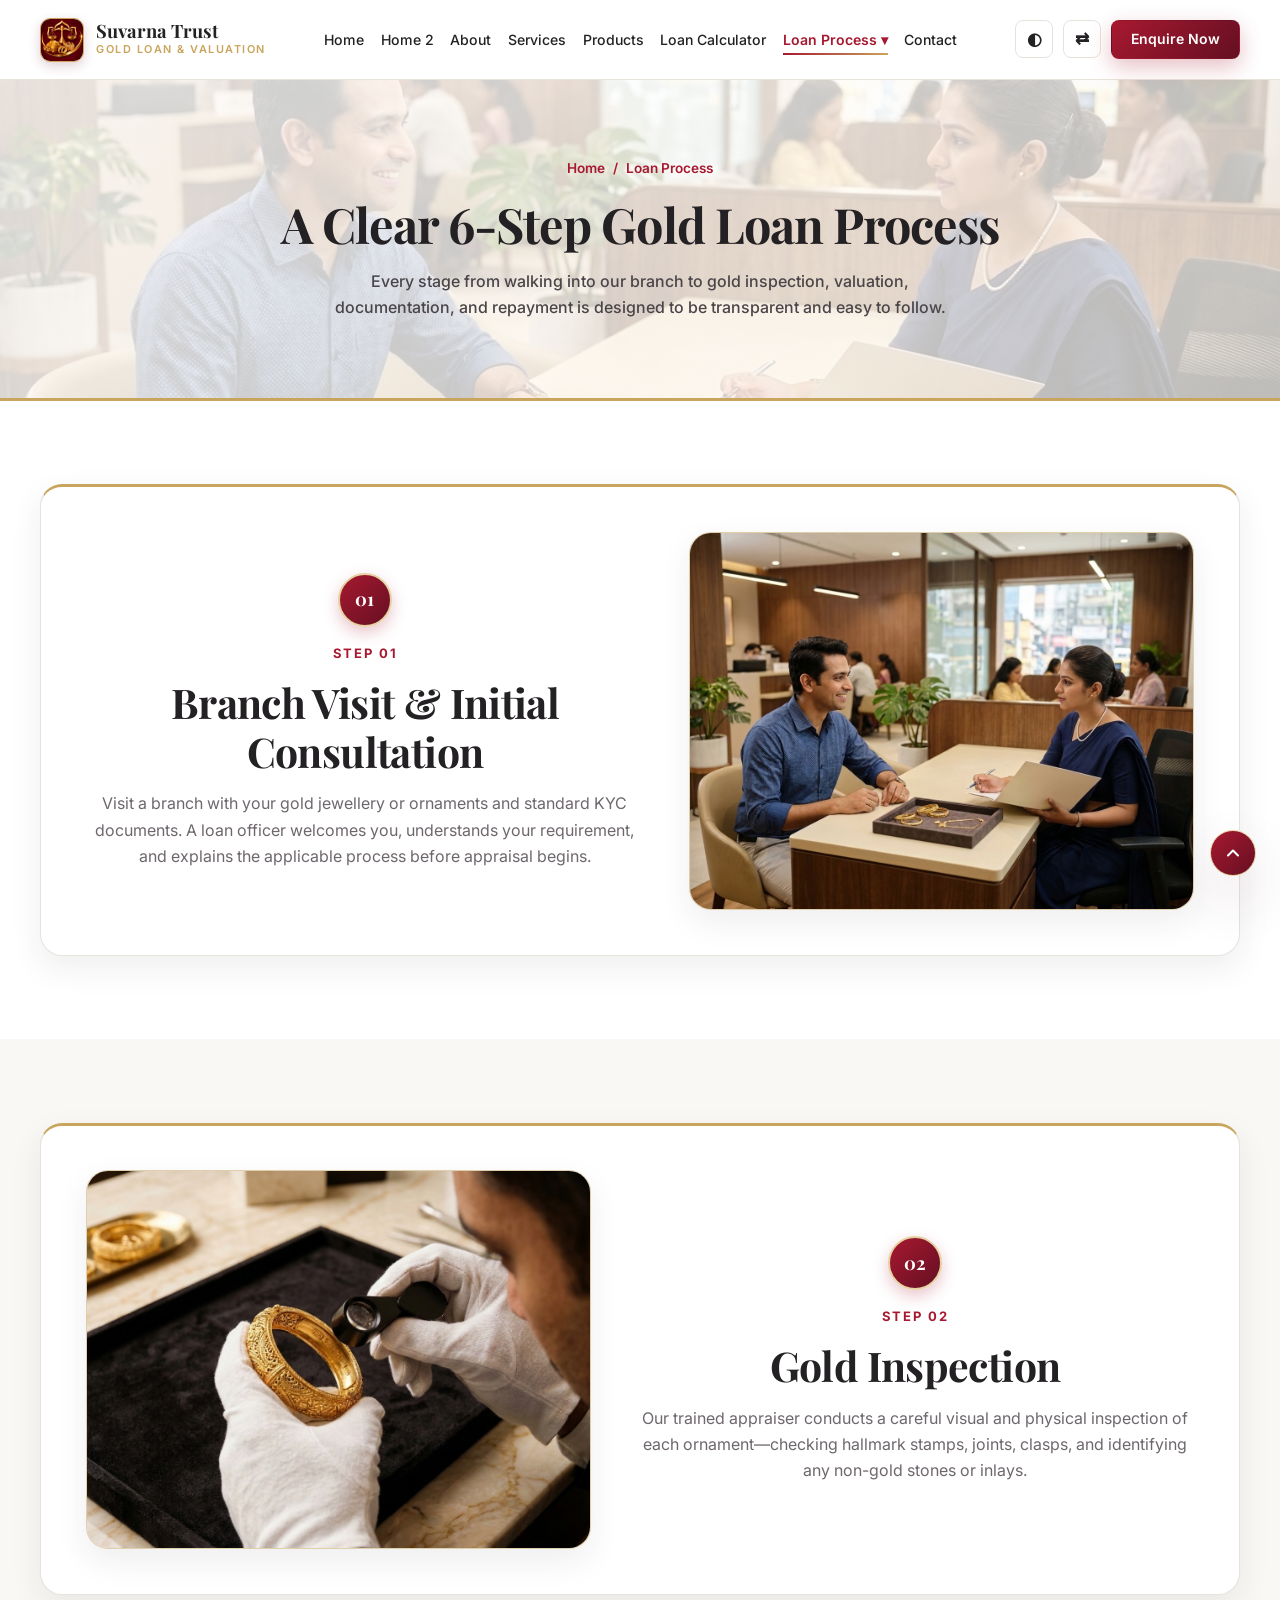
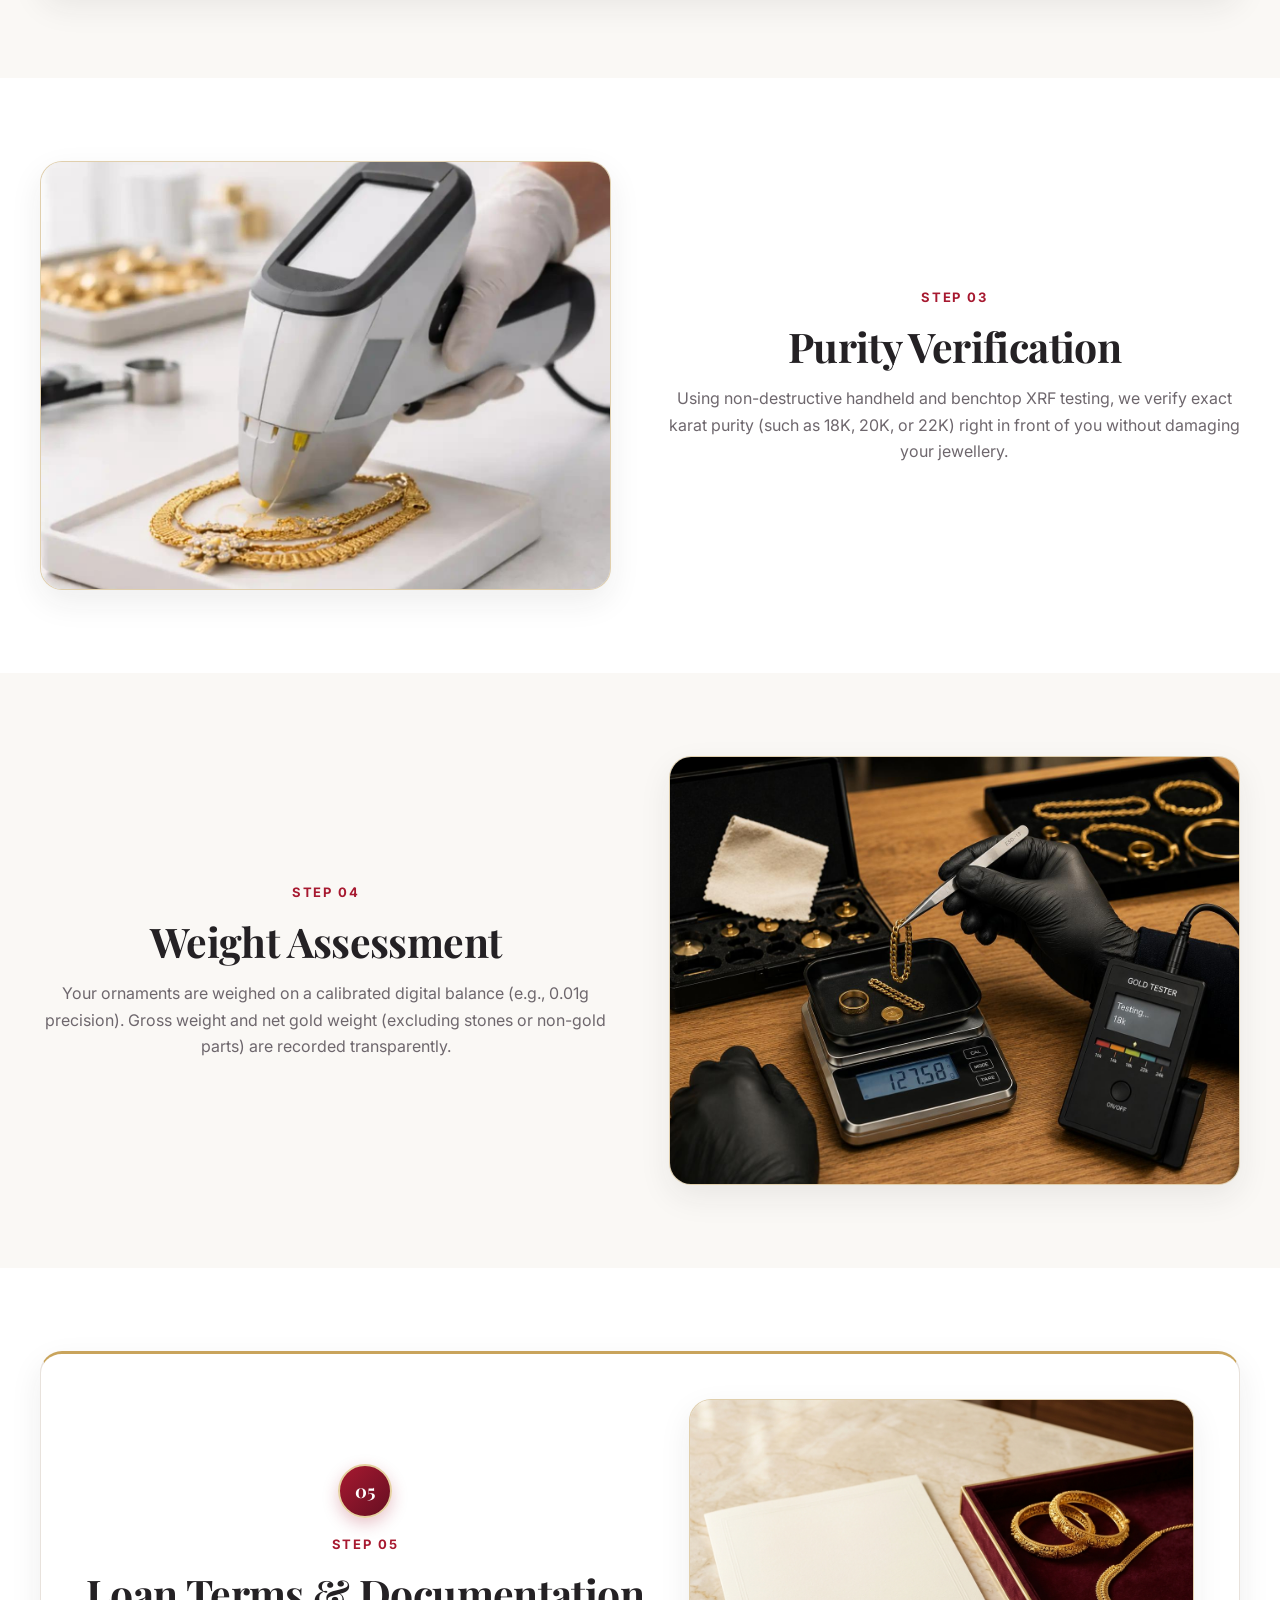
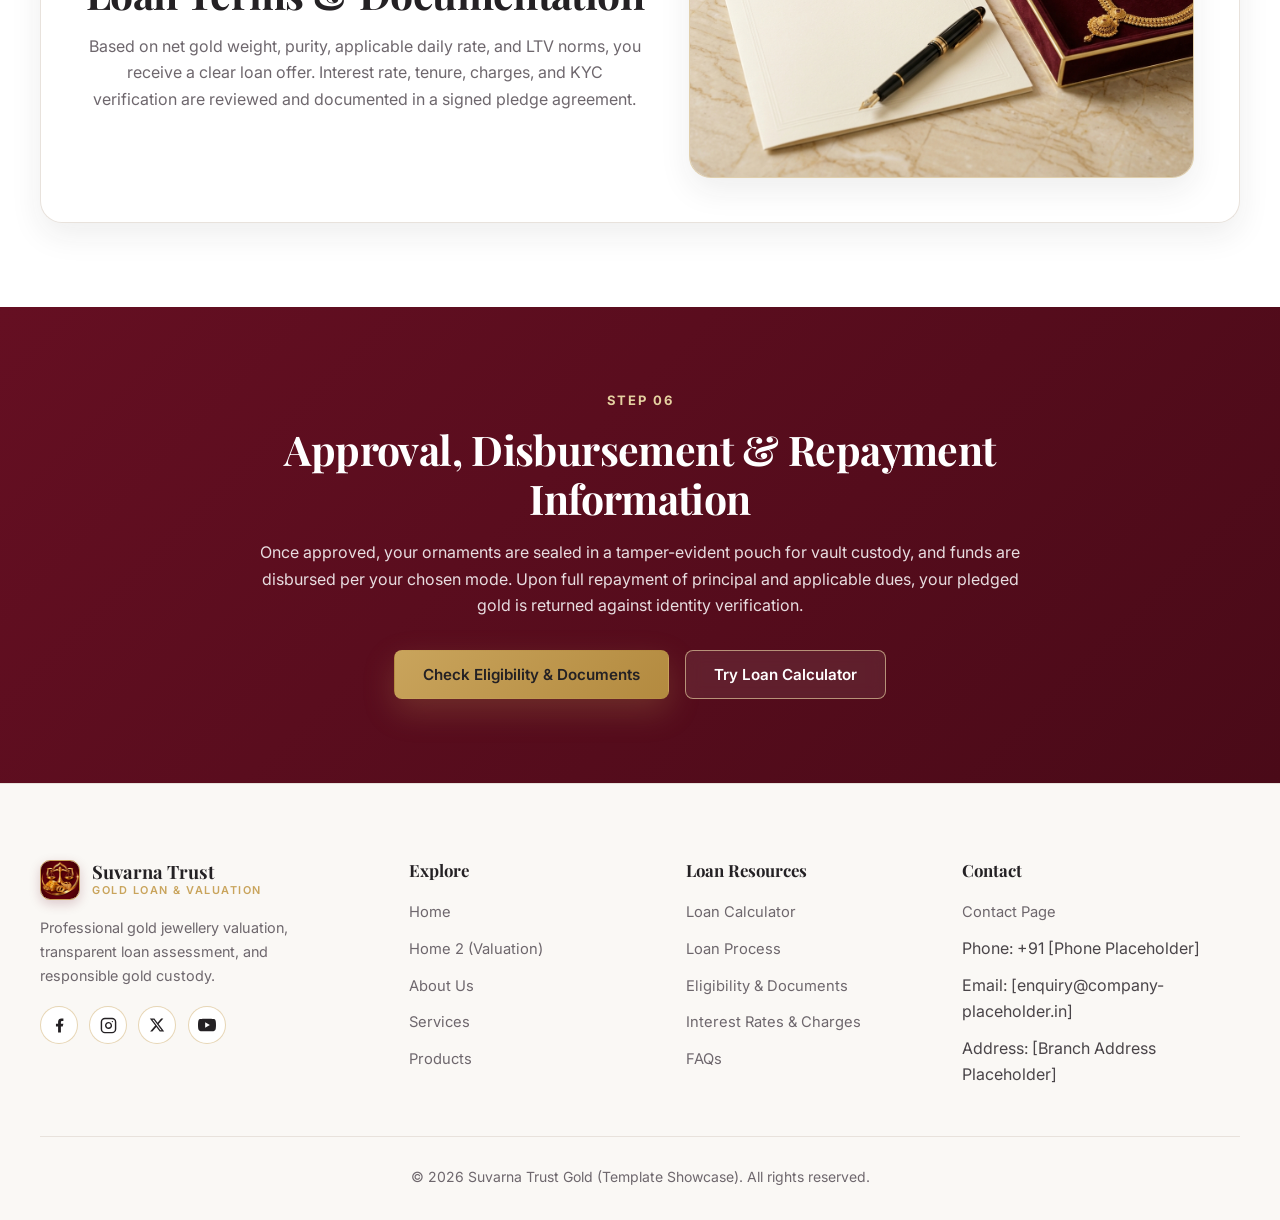
<file: loan-process.html>
<!DOCTYPE html>
<html lang="en" dir="ltr" data-theme="light">
<head>
  <meta charset="UTF-8">
  <meta name="viewport" content="width=device-width, initial-scale=1.0">
  <title>Gold Loan Process (6 Steps) | Suvarna Trust Gold</title>
  <meta name="description" content="Follow our 6-step gold loan process from branch visit, inspection, purity verification, weight assessment, documentation, to disbursement and release.">
  <link rel="icon" type="image/svg+xml" href="favicon.svg">
  <link rel="preconnect" href="https://fonts.googleapis.com">
  <link rel="preconnect" href="https://fonts.gstatic.com" crossorigin>
  <link href="https://fonts.googleapis.com/css2?family=Cormorant+Garamond:wght@600;700&family=Inter:wght@400;500;600;700&family=Manrope:wght@500;600;700&family=Playfair+Display:wght@600;700&display=swap" rel="stylesheet">
  <link rel="stylesheet" href="assets/css/style.css">
</head>
<body>

  <header class="site-header">
    <div class="container nav-inner">
      <a href="index.html" class="brand-logo" aria-label="Suvarna Trust Gold Home">
        <img src="images/brand-logo.jpg" alt="Suvarna Trust Logo" class="brand-logo-img">
        <span class="brand-text"><span class="brand-name">Suvarna Trust</span><span class="brand-tagline">Gold Loan &amp; Valuation</span></span>
      </a>
      <nav class="desktop-nav" aria-label="Main Navigation">
        <a href="index.html" class="nav-link">Home</a>
        <a href="home-2.html" class="nav-link">Home 2</a>
        <a href="about.html" class="nav-link">About</a>
        <a href="services.html" class="nav-link">Services</a>
        <a href="products.html" class="nav-link">Products</a>
        <a href="loan-calculator.html" class="nav-link">Loan Calculator</a>
        <div class="nav-dropdown">
          <a href="loan-process.html" class="nav-link active">Loan Process ▾</a>
          <div class="nav-dropdown-menu">
            <a href="loan-process.html" class="active">6-Step Loan Process</a>
            <a href="eligibility.html">Eligibility &amp; Documents</a>
            <a href="interest-rates.html">Interest Rates &amp; Charges</a>
            <a href="faqs.html">Frequently Asked Questions</a>
          </div>
        </div>
        <a href="contact.html" class="nav-link">Contact</a>
      </nav>
      <div class="nav-actions">
        <button type="button" class="icon-btn desktop-only" data-theme-toggle aria-label="Toggle dark mode"><span aria-hidden="true">◐</span> <span class="toggle-label">Dark</span></button>
        <button type="button" class="icon-btn desktop-only" data-rtl-toggle aria-label="Toggle RTL direction"><span aria-hidden="true">⇄</span> <span class="toggle-label">RTL</span></button>
        <button type="button" class="btn btn-primary btn-sm desktop-only" data-open-enquiry data-topic="Loan Process Enquiry">Enquire Now</button>
        <button type="button" class="hamburger-btn" data-drawer-open aria-label="Open mobile menu" aria-expanded="false">
          <svg width="22" height="22" viewBox="0 0 24 24" fill="none" stroke="currentColor" stroke-width="2"><line x1="3" y1="6" x2="21" y2="6"/><line x1="3" y1="12" x2="21" y2="12"/><line x1="3" y1="18" x2="21" y2="18"/></svg>
        </button>
      </div>
    </div>
  </header>

  <div class="mobile-drawer-backdrop" data-drawer-backdrop></div>
  <aside class="mobile-drawer" data-mobile-drawer aria-label="Mobile Navigation">
    <div class="mobile-drawer-header"><span class="brand-name">Suvarna Trust</span><button type="button" class="icon-btn" data-drawer-close aria-label="Close menu">✕</button></div>
    <nav class="mobile-nav-list">
      <a href="index.html">Home</a>
      <a href="home-2.html">Home 2</a>
      <a href="about.html">About</a>
      <a href="services.html">Services</a>
      <a href="products.html">Products</a>
      <a href="loan-calculator.html">Loan Calculator</a>
      <div class="mobile-dropdown open">
        <button type="button" class="mobile-dropdown-trigger active" data-mobile-dropdown-toggle aria-expanded="true">
          <span>Loan Process</span>
          <span class="mobile-dropdown-arrow" aria-hidden="true">
            <svg width="15" height="15" viewBox="0 0 24 24" fill="none" stroke="currentColor" stroke-width="2.5" stroke-linecap="round" stroke-linejoin="round"><polyline points="6 9 12 15 18 9"/></svg>
          </span>
        </button>
        <div class="mobile-dropdown-menu">
          <a href="loan-process.html" class="active">6-Step Loan Process</a>
          <a href="eligibility.html">Eligibility &amp; Documents</a>
          <a href="interest-rates.html">Interest Rates &amp; Charges</a>
          <a href="faqs.html">Frequently Asked Questions</a>
        </div>
      </div>
      <a href="contact.html">Contact</a>
    </nav>
    <div class="mobile-drawer-controls">
      <button type="button" class="icon-btn" data-theme-toggle style="flex:1">◐ <span class="toggle-label">Dark</span></button>
      <button type="button" class="icon-btn" data-rtl-toggle style="flex:1">⇄ <span class="toggle-label">RTL</span></button>
    </div>
    <button type="button" class="btn btn-primary" data-open-enquiry data-topic="Mobile Drawer Enquiry" style="width:100%">Enquire Now</button>
  </aside>

  <main>
    <!-- SECTION 01 — PROCESS HERO (bright image background) -->
    <section class="page-hero">
      <img class="page-hero-bg" src="images/image-step1-branch-visit.jpg" alt="Branch consultation desk with gold ornaments and loan folder">
      <div class="page-hero-overlay" aria-hidden="true"></div>
      <div class="container" style="max-width:820px;">
        <nav class="breadcrumb" aria-label="Breadcrumb"><a href="index.html">Home</a> <span>/</span> <span>Loan Process</span></nav>
        <h1>A Clear 6-Step Gold Loan Process</h1>
        <p>Every stage from walking into our branch to gold inspection, valuation, documentation, and repayment is designed to be transparent and easy to follow.</p>
      </div>
    </section>

    <!-- SECTION 02 — STEP 01: BRANCH VISIT (image-step1-branch-visit.jpg) -->
    <section class="section">
      <div class="container">
        <div class="process-feature-card reveal">
          <div class="process-feature-main">
            <div class="step-num process-step-badge" aria-hidden="true">01</div>
            <span class="section-eyebrow">Step 01</span>
            <h2>Branch Visit &amp; Initial Consultation</h2>
            <p class="section-lead">Visit a branch with your gold jewellery or ornaments and standard KYC documents. A loan officer welcomes you, understands your requirement, and explains the applicable process before appraisal begins.</p>
          </div>
          <div class="feature-image-frame">
            <img src="images/image-step1-branch-visit.jpg" alt="Smiling customer consulting with a branch loan officer over KYC folder and gold bangles tray" loading="lazy">
          </div>
        </div>
      </div>
    </section>

    <!-- SECTION 03 — STEP 02: GOLD INSPECTION (image-step2-gold-inspection.jpg) -->
    <section class="section section-alt">
      <div class="container">
        <div class="process-feature-card is-reversed reveal">
          <div class="feature-image-frame">
            <img src="images/image-step2-gold-inspection.jpg" alt="Gold appraiser in white gloves inspecting a 22K gold bangle hallmark with a jeweller loupe" loading="lazy">
          </div>
          <div class="process-feature-main">
            <div class="step-num process-step-badge" aria-hidden="true">02</div>
            <span class="section-eyebrow">Step 02</span>
            <h2>Gold Inspection</h2>
            <p class="section-lead">Our trained appraiser conducts a careful visual and physical inspection of each ornament—checking hallmark stamps, joints, clasps, and identifying any non-gold stones or inlays.</p>
          </div>
        </div>
      </div>
    </section>

    <!-- SECTION 04 — STEP 03: PURITY VERIFICATION (image-17.png) -->
    <section class="section">
      <div class="container grid-split">
        <div class="feature-image-frame reveal">
          <img src="images/image-17.png" alt="Handheld XRF precious metal analyzer verifying purity of a gold necklace" loading="lazy">
        </div>
        <div class="reveal">
          <span class="section-eyebrow">Step 03</span>
          <h2>Purity Verification</h2>
          <p class="section-lead">Using non-destructive handheld and benchtop XRF testing, we verify exact karat purity (such as 18K, 20K, or 22K) right in front of you without damaging your jewellery.</p>
        </div>
      </div>
    </section>

    <!-- SECTION 05 — STEP 04: WEIGHT ASSESSMENT (image-35.png) -->
    <section class="section section-alt">
      <div class="container grid-split">
        <div class="reveal">
          <span class="section-eyebrow">Step 04</span>
          <h2>Weight Assessment</h2>
          <p class="section-lead">Your ornaments are weighed on a calibrated digital balance (e.g., 0.01g precision). Gross weight and net gold weight (excluding stones or non-gold parts) are recorded transparently.</p>
        </div>
        <div class="feature-image-frame reveal">
          <img src="images/image-35.png" alt="Precision digital jewellery scale weighing gold chain at 127.58g beside gold tester" loading="lazy">
        </div>
      </div>
    </section>

    <!-- SECTION 06 — STEP 05: LOAN TERMS & DOCUMENTATION (image-step5-documentation.jpg) -->
    <section class="section">
      <div class="container">
        <div class="process-feature-card reveal">
          <div class="process-feature-main">
            <div class="step-num process-step-badge" aria-hidden="true">05</div>
            <span class="section-eyebrow">Step 05</span>
            <h2>Loan Terms &amp; Documentation</h2>
            <p class="section-lead">Based on net gold weight, purity, applicable daily rate, and LTV norms, you receive a clear loan offer. Interest rate, tenure, charges, and KYC verification are reviewed and documented in a signed pledge agreement.</p>
          </div>
          <div class="feature-image-frame">
            <img src="images/image-step5-documentation.jpg" alt="Loan agreement document folder with fountain pen beside a burgundy velvet tray of gold bangles and necklace" loading="lazy">
          </div>
        </div>
      </div>
    </section>

    <!-- SECTION 07 — STEP 06: APPROVAL, DISBURSEMENT & REPAYMENT -->
    <section class="section section-burgundy">
      <div class="container" style="max-width:840px;">
        <span class="section-eyebrow">Step 06</span>
        <h2>Approval, Disbursement &amp; Repayment Information</h2>
        <p class="section-lead mt-2">Once approved, your ornaments are sealed in a tamper-evident pouch for vault custody, and funds are disbursed per your chosen mode. Upon full repayment of principal and applicable dues, your pledged gold is returned against identity verification.</p>
        <div class="btn-group mt-4">
          <a href="eligibility.html" class="btn btn-gold">Check Eligibility &amp; Documents</a>
          <a href="loan-calculator.html" class="btn btn-outline-light">Try Loan Calculator</a>
        </div>
      </div>
    </section>
  </main>
  <footer class="site-footer">
    <div class="container">
      <div class="footer-grid">
        <div>
          <a href="index.html" class="brand-logo mb-2">
            <img src="images/brand-logo.jpg" alt="Suvarna Trust Logo" class="brand-logo-img is-footer">
            <span class="brand-text">
              <span class="brand-name">Suvarna Trust</span>
              <span class="brand-tagline">Gold Loan &amp; Valuation</span>
            </span>
          </a>
          <p style="font-size:0.9rem;color:var(--text-muted);max-width:300px;">Professional gold jewellery valuation, transparent loan assessment, and responsible gold custody.</p>
          <div class="social-links" aria-label="Social Media Links">
            <a href="contact.html" class="social-link" aria-label="Facebook" title="Facebook">
              <svg width="17" height="17" viewBox="0 0 24 24" fill="currentColor" aria-hidden="true"><path d="M14 13.5h2.5l1-4H14v-2c0-1.03 0-2 2-2h1.5V2.14c-.326-.043-1.557-.14-2.857-.14C11.928 2 10 3.657 10 6.7v2.8H7v4h3V22h4v-8.5z"/></svg>
            </a>
            <a href="contact.html" class="social-link" aria-label="Instagram" title="Instagram">
              <svg width="17" height="17" viewBox="0 0 24 24" fill="none" stroke="currentColor" stroke-width="2" stroke-linecap="round" stroke-linejoin="round" aria-hidden="true"><rect x="2" y="2" width="20" height="20" rx="5" ry="5"/><path d="M16 11.37A4 4 0 1 1 12.63 8 4 4 0 0 1 16 11.37z"/><line x1="17.5" y1="6.5" x2="17.51" y2="6.5"/></svg>
            </a>
            <a href="contact.html" class="social-link" aria-label="X" title="X">
              <svg width="16" height="16" viewBox="0 0 24 24" fill="currentColor" aria-hidden="true"><path d="M18.244 2.25h3.308l-7.227 8.26 8.502 11.24H16.17l-5.214-6.817L4.99 21.75H1.68l7.73-8.835L1.254 2.25H8.08l4.713 6.231zm-1.161 17.52h1.833L7.084 4.126H5.117z"/></svg>
            </a>
            <a href="contact.html" class="social-link" aria-label="YouTube" title="YouTube">
              <svg width="18" height="18" viewBox="0 0 24 24" fill="currentColor" aria-hidden="true"><path d="M23.498 6.186a3.016 3.016 0 0 0-2.122-2.136C19.505 3.545 12 3.545 12 3.545s-7.505 0-9.377.505A3.017 3.017 0 0 0 .502 6.186C0 8.07 0 12 0 12s0 3.93.502 5.814a3.016 3.016 0 0 0 2.122 2.136c1.871.505 9.376.505 9.376.505s7.505 0 9.377-.505a3.015 3.015 0 0 0 2.122-2.136C24 15.93 24 12 24 12s0-3.93-.502-5.814zM9.545 15.568V8.432L15.818 12l-6.273 3.568z"/></svg>
            </a>
          </div>
        </div>
        <div>
          <h4 class="footer-heading">Explore</h4>
          <ul class="footer-links">
            <li><a href="index.html">Home</a></li>
            <li><a href="home-2.html">Home 2 (Valuation)</a></li>
            <li><a href="about.html">About Us</a></li>
            <li><a href="services.html">Services</a></li>
            <li><a href="products.html">Products</a></li>
          </ul>
        </div>
        <div>
          <h4 class="footer-heading">Loan Resources</h4>
          <ul class="footer-links">
            <li><a href="loan-calculator.html">Loan Calculator</a></li>
            <li><a href="loan-process.html">Loan Process</a></li>
            <li><a href="eligibility.html">Eligibility &amp; Documents</a></li>
            <li><a href="interest-rates.html">Interest Rates &amp; Charges</a></li>
            <li><a href="faqs.html">FAQs</a></li>
          </ul>
        </div>
        <div>
          <h4 class="footer-heading">Contact</h4>
          <ul class="footer-links">
            <li><a href="contact.html">Contact Page</a></li>
            <li>Phone: +91 [Phone Placeholder]</li>
            <li>Email: [enquiry@company-placeholder.in]</li>
            <li>Address: [Branch Address Placeholder]</li>
          </ul>
        </div>
      </div>
      <div class="footer-bottom">
        <span>© 2026 Suvarna Trust Gold (Template Showcase). All rights reserved.</span>
      </div>
    </div>
  </footer>

  <div class="modal-backdrop" id="enquiryModal" role="dialog" aria-modal="true" aria-labelledby="enquiryModalTitle">
    <div class="modal-dialog">
      <div class="modal-header"><h3 id="enquiryModalTitle">Gold Loan Enquiry</h3><button type="button" class="icon-btn" data-close-modal aria-label="Close modal">✕</button></div>
      <form data-validate-enquiry novalidate>
        <div class="form-grid">
          <div class="form-group full"><label class="form-label" for="modalEnquiryTopic">Enquiry Topic</label><input id="modalEnquiryTopic" type="text" class="form-control" value="Gold Loan Enquiry" readonly></div>
          <div class="form-group"><label class="form-label" for="m-name">Full Name *</label><input id="m-name" type="text" class="form-control" required><span class="form-error"></span></div>
          <div class="form-group"><label class="form-label" for="m-mobile">Mobile Number *</label><input id="m-mobile" type="tel" class="form-control" data-indian-mobile required><span class="form-error"></span></div>
          <div class="form-group full"><label class="form-label" for="m-notes">Notes</label><textarea id="m-notes" rows="3" class="form-control"></textarea></div>
          <div class="form-group full"><button type="submit" class="btn btn-primary" style="width:100%;">Submit Demo Enquiry</button></div>
        </div>
        <div class="form-success-banner" role="status"><strong>Demo Confirmation:</strong> Your enquiry has been validated in this demo website.</div>
      </form>
    </div>
  </div>

  <script src="assets/js/main.js"></script>
  <script src="assets/js/interactions.js"></script>
</body>
</html>
</file>
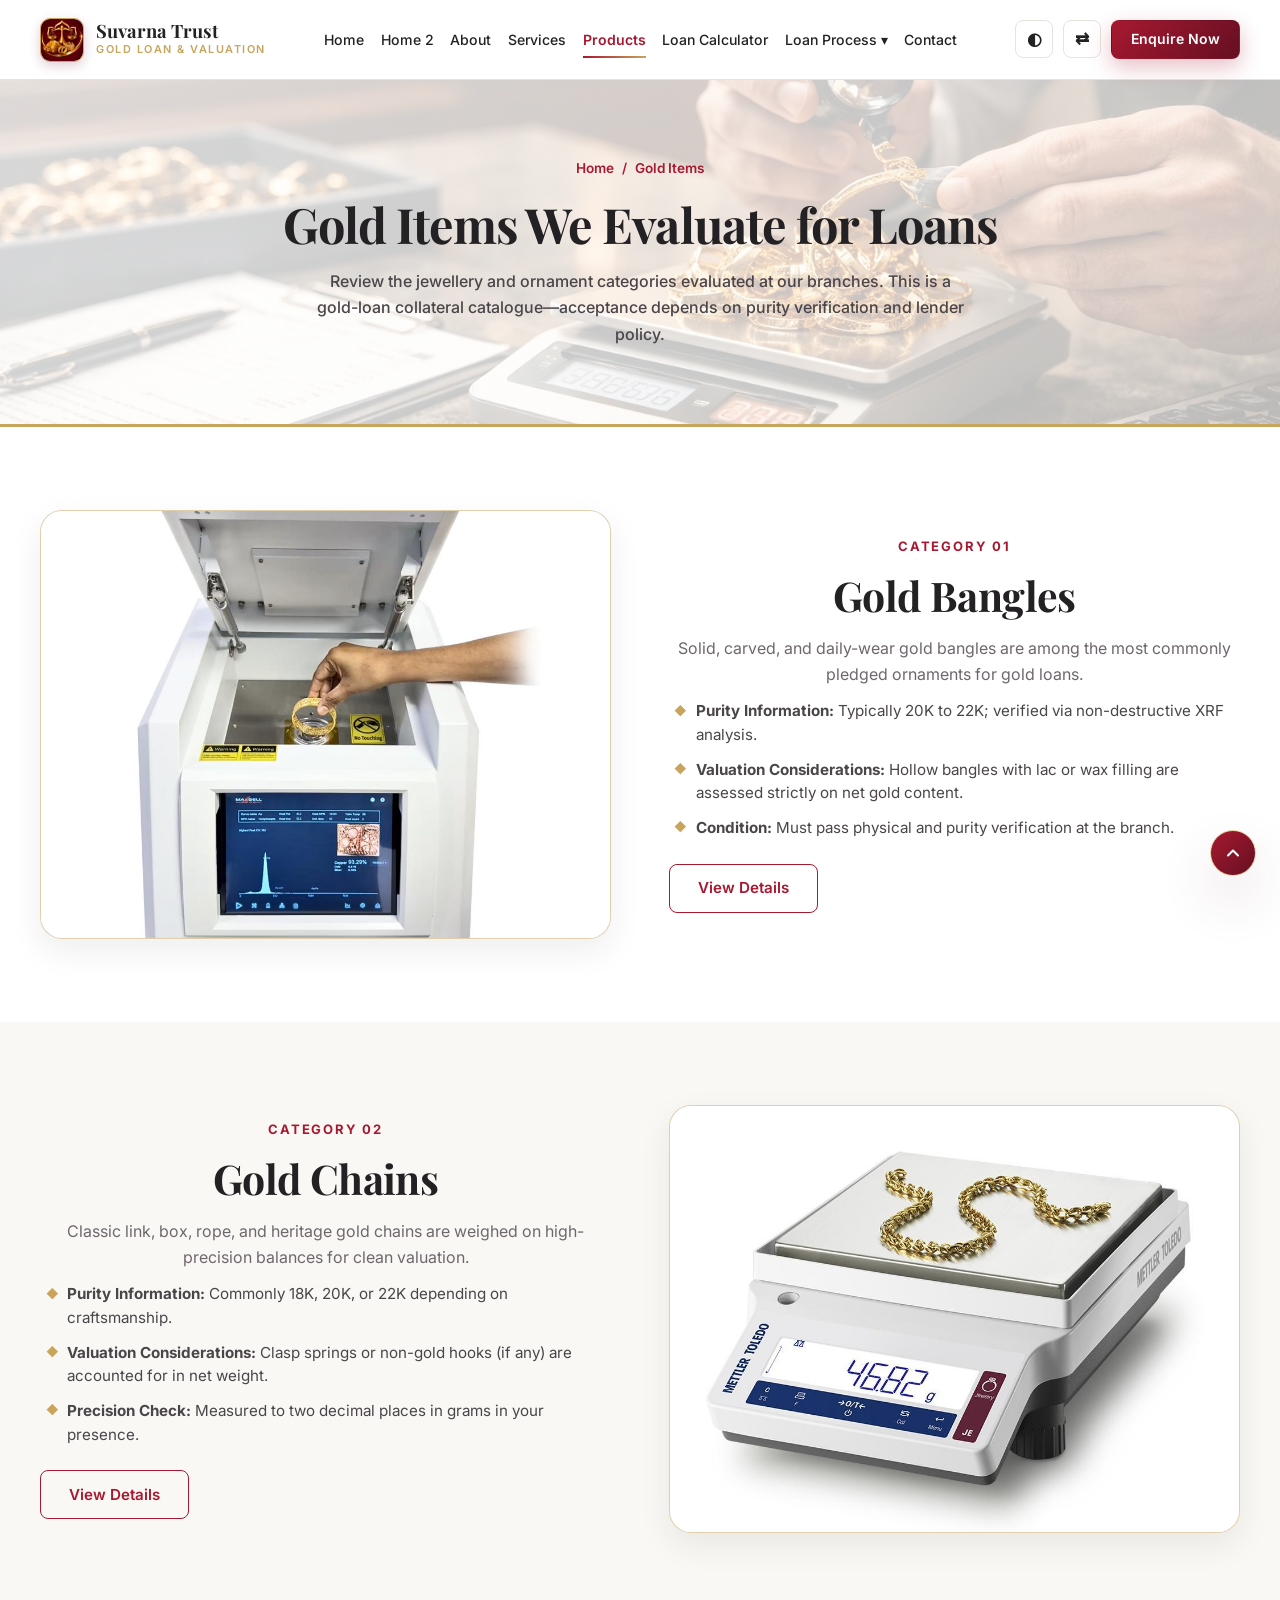
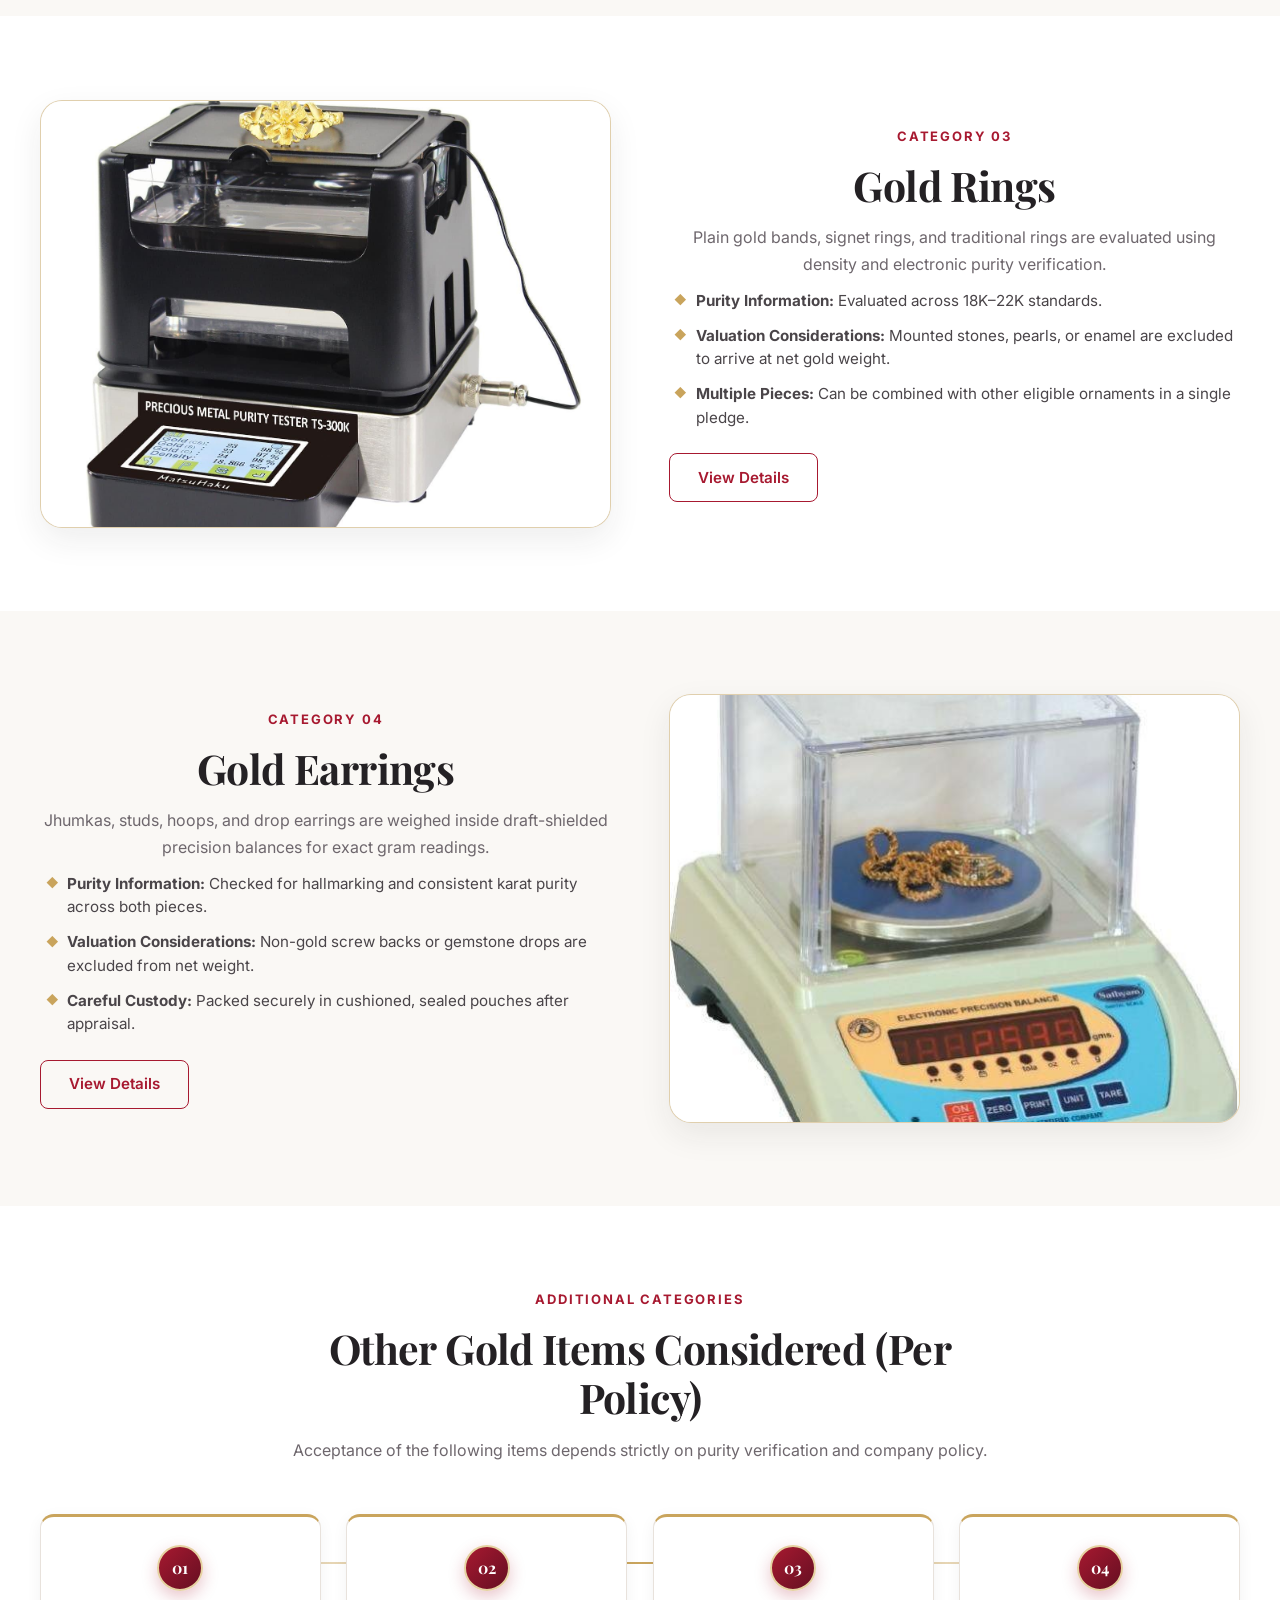
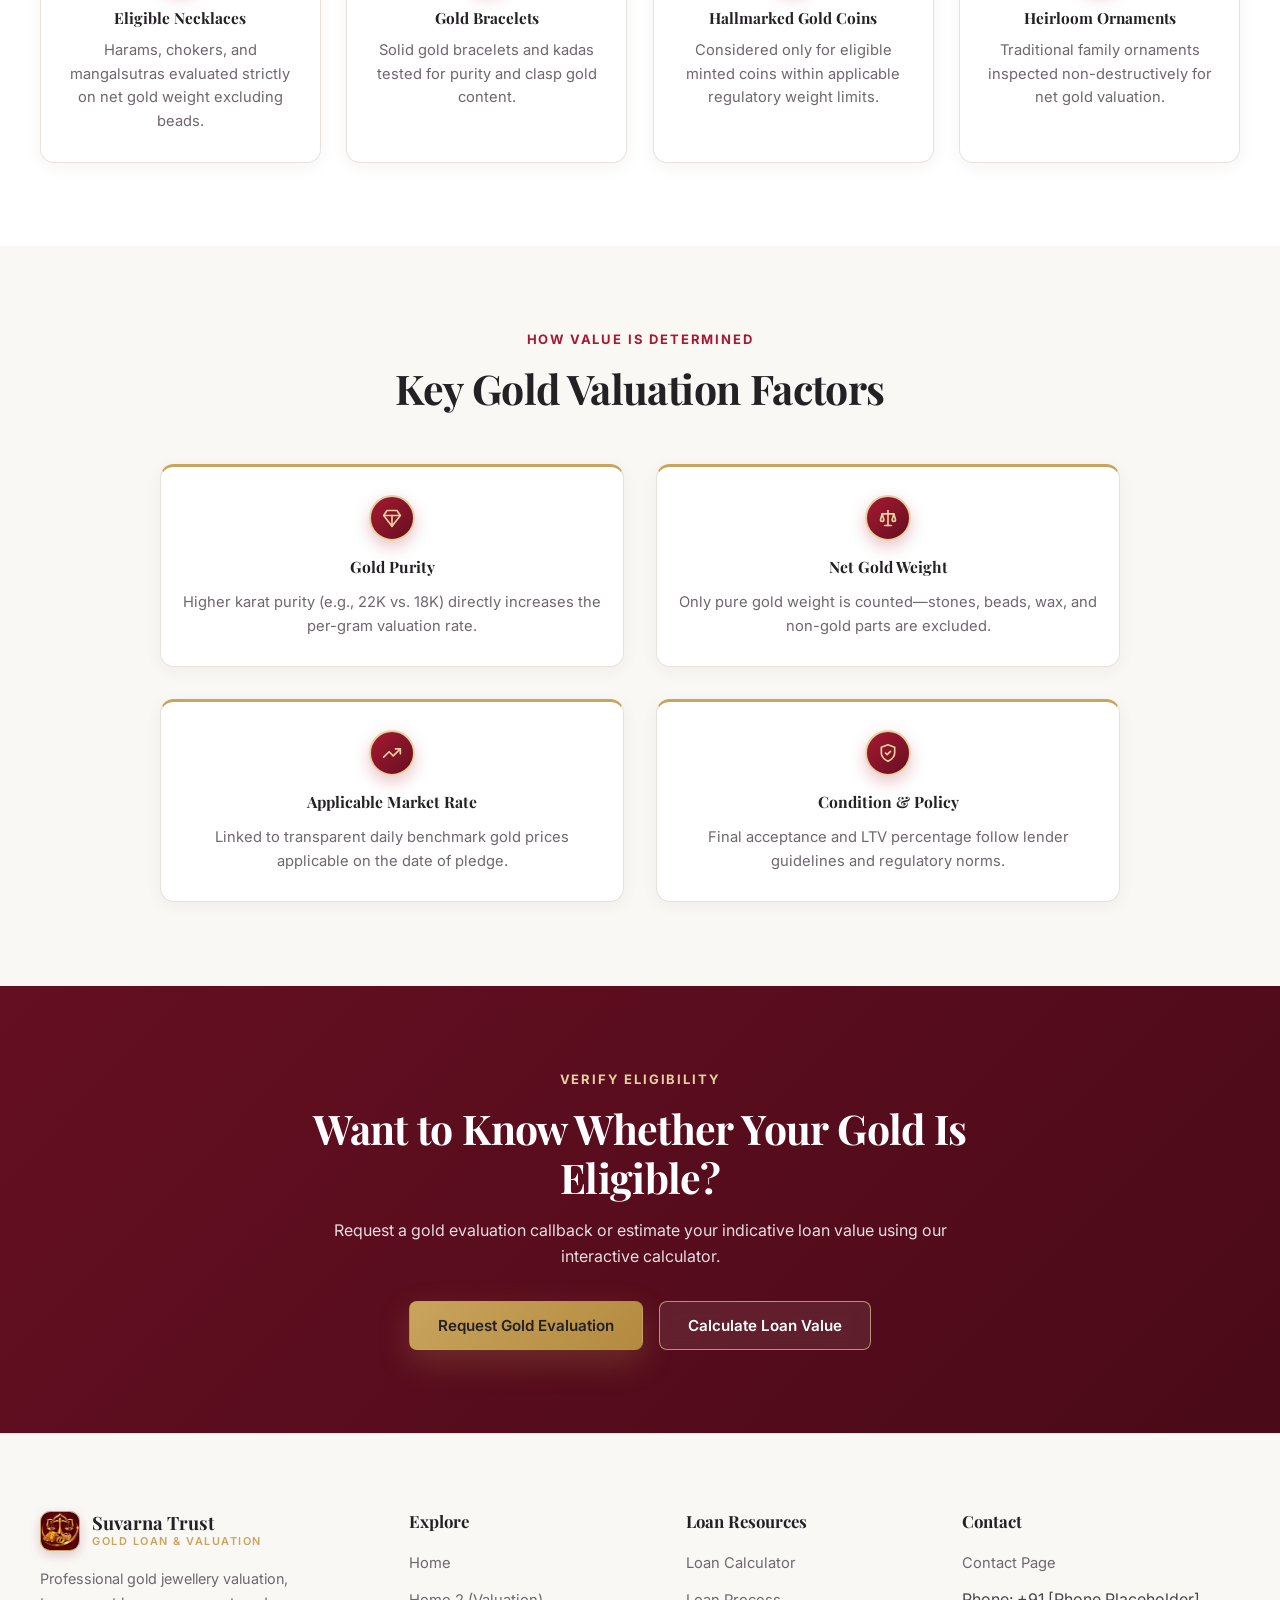
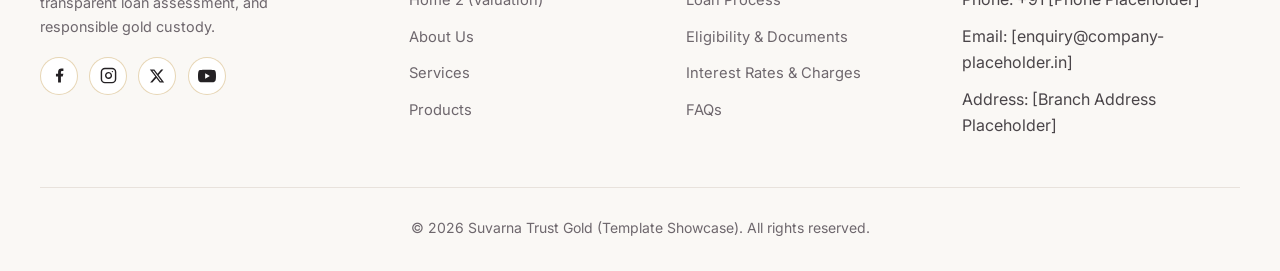
<file: products.html>
<!DOCTYPE html>
<html lang="en" dir="ltr" data-theme="light">
<head>
  <meta charset="UTF-8">
  <meta name="viewport" content="width=device-width, initial-scale=1.0">
  <title>Gold Items &amp; Valuation Categories | Suvarna Trust Gold</title>
  <meta name="description" content="Explore gold bangles, chains, rings, earrings, and other gold items considered for valuation and gold loan eligibility.">
  <link rel="icon" type="image/svg+xml" href="favicon.svg">
  <link rel="preconnect" href="https://fonts.googleapis.com">
  <link rel="preconnect" href="https://fonts.gstatic.com" crossorigin>
  <link href="https://fonts.googleapis.com/css2?family=Cormorant+Garamond:wght@600;700&family=Inter:wght@400;500;600;700&family=Manrope:wght@500;600;700&family=Playfair+Display:wght@600;700&display=swap" rel="stylesheet">
  <link rel="stylesheet" href="assets/css/style.css">
</head>
<body>

  <header class="site-header">
    <div class="container nav-inner">
      <a href="index.html" class="brand-logo" aria-label="Suvarna Trust Gold Home">
        <img src="images/brand-logo.jpg" alt="Suvarna Trust Logo" class="brand-logo-img">
        <span class="brand-text"><span class="brand-name">Suvarna Trust</span><span class="brand-tagline">Gold Loan &amp; Valuation</span></span>
      </a>
      <nav class="desktop-nav" aria-label="Main Navigation">
        <a href="index.html" class="nav-link">Home</a>
        <a href="home-2.html" class="nav-link">Home 2</a>
        <a href="about.html" class="nav-link">About</a>
        <a href="services.html" class="nav-link">Services</a>
        <a href="products.html" class="nav-link active">Products</a>
        <a href="loan-calculator.html" class="nav-link">Loan Calculator</a>
        <div class="nav-dropdown">
          <a href="loan-process.html" class="nav-link">Loan Process ▾</a>
          <div class="nav-dropdown-menu">
            <a href="loan-process.html">6-Step Loan Process</a>
            <a href="eligibility.html">Eligibility &amp; Documents</a>
            <a href="interest-rates.html">Interest Rates &amp; Charges</a>
            <a href="faqs.html">Frequently Asked Questions</a>
          </div>
        </div>
        <a href="contact.html" class="nav-link">Contact</a>
      </nav>
      <div class="nav-actions">
        <button type="button" class="icon-btn desktop-only" data-theme-toggle aria-label="Toggle dark mode"><span aria-hidden="true">◐</span> <span class="toggle-label">Dark</span></button>
        <button type="button" class="icon-btn desktop-only" data-rtl-toggle aria-label="Toggle RTL direction"><span aria-hidden="true">⇄</span> <span class="toggle-label">RTL</span></button>
        <button type="button" class="btn btn-primary btn-sm desktop-only" data-open-enquiry data-topic="Gold Item Valuation">Enquire Now</button>
        <button type="button" class="hamburger-btn" data-drawer-open aria-label="Open mobile menu" aria-expanded="false">
          <svg width="22" height="22" viewBox="0 0 24 24" fill="none" stroke="currentColor" stroke-width="2"><line x1="3" y1="6" x2="21" y2="6"/><line x1="3" y1="12" x2="21" y2="12"/><line x1="3" y1="18" x2="21" y2="18"/></svg>
        </button>
      </div>
    </div>
  </header>

  <div class="mobile-drawer-backdrop" data-drawer-backdrop></div>
  <aside class="mobile-drawer" data-mobile-drawer aria-label="Mobile Navigation">
    <div class="mobile-drawer-header"><span class="brand-name">Suvarna Trust</span><button type="button" class="icon-btn" data-drawer-close aria-label="Close menu">✕</button></div>
    <nav class="mobile-nav-list">
      <a href="index.html">Home</a>
      <a href="home-2.html">Home 2</a>
      <a href="about.html">About</a>
      <a href="services.html">Services</a>
      <a href="products.html" class="active">Products</a>
      <a href="loan-calculator.html">Loan Calculator</a>
      <div class="mobile-dropdown">
        <button type="button" class="mobile-dropdown-trigger" data-mobile-dropdown-toggle aria-expanded="false">
          <span>Loan Process</span>
          <span class="mobile-dropdown-arrow" aria-hidden="true">
            <svg width="15" height="15" viewBox="0 0 24 24" fill="none" stroke="currentColor" stroke-width="2.5" stroke-linecap="round" stroke-linejoin="round"><polyline points="6 9 12 15 18 9"/></svg>
          </span>
        </button>
        <div class="mobile-dropdown-menu">
          <a href="loan-process.html">6-Step Loan Process</a>
          <a href="eligibility.html">Eligibility &amp; Documents</a>
          <a href="interest-rates.html">Interest Rates &amp; Charges</a>
          <a href="faqs.html">Frequently Asked Questions</a>
        </div>
      </div>
      <a href="contact.html">Contact</a>
    </nav>
    <div class="mobile-drawer-controls">
      <button type="button" class="icon-btn" data-theme-toggle style="flex:1">◐ <span class="toggle-label">Dark</span></button>
      <button type="button" class="icon-btn" data-rtl-toggle style="flex:1">⇄ <span class="toggle-label">RTL</span></button>
    </div>
    <button type="button" class="btn btn-primary" data-open-enquiry data-topic="Mobile Drawer Enquiry" style="width:100%">Enquire Now</button>
  </aside>

  <main>
    <!-- SECTION 01 — PRODUCT CATEGORY HERO (image-33.png bright background) -->
    <section class="page-hero">
      <img class="page-hero-bg" src="images/image-33.png" alt="Gold appraisal counter with digital weighing scale, loupe, and pledged ornaments">
      <div class="page-hero-overlay" aria-hidden="true"></div>
      <div class="container" style="max-width:820px;">
        <nav class="breadcrumb" aria-label="Breadcrumb"><a href="index.html">Home</a> <span>/</span> <span>Gold Items</span></nav>
        <h1>Gold Items We Evaluate for Loans</h1>
        <p>Review the jewellery and ornament categories evaluated at our branches. This is a gold-loan collateral catalogue—acceptance depends on purity verification and lender policy.</p>
      </div>
    </section>

    <!-- SECTION 02 — GOLD BANGLES (image-37.png) -->
    <section id="bangles" class="section">
      <div class="container grid-split">
        <div class="feature-image-frame reveal">
          <img src="images/image-37.png" alt="Gold bangle placed inside Maxsell XRF Karat Pro Plus purity analyzer" loading="lazy">
        </div>
        <div class="reveal">
          <span class="section-eyebrow">Category 01</span>
          <h2>Gold Bangles</h2>
          <p class="section-lead">Solid, carved, and daily-wear gold bangles are among the most commonly pledged ornaments for gold loans.</p>
          <ul class="spec-list mt-3 mb-3">
            <li><strong>Purity Information:</strong> Typically 20K to 22K; verified via non-destructive XRF analysis.</li>
            <li><strong>Valuation Considerations:</strong> Hollow bangles with lac or wax filling are assessed strictly on net gold content.</li>
            <li><strong>Condition:</strong> Must pass physical and purity verification at the branch.</li>
          </ul>
          <button type="button" class="btn btn-outline"
            data-detail-trigger
            data-category="Collateral Category"
            data-title="Gold Bangles Valuation"
            data-desc="Gold bangles and kadas are tested for karat purity and weighed for net gold content, excluding any non-gold stones or filling."
            data-specs="Purity Range: 18K–22K|Testing Method: Non-destructive XRF &amp; physical check|Policy: Acceptance subject to branch appraisal">
            View Details
          </button>
        </div>
      </div>
    </section>

    <!-- SECTION 03 — GOLD CHAINS (image-38.png) -->
    <section id="chains" class="section section-alt">
      <div class="container grid-split">
        <div class="reveal">
          <span class="section-eyebrow">Category 02</span>
          <h2>Gold Chains</h2>
          <p class="section-lead">Classic link, box, rope, and heritage gold chains are weighed on high-precision balances for clean valuation.</p>
          <ul class="spec-list mt-3 mb-3">
            <li><strong>Purity Information:</strong> Commonly 18K, 20K, or 22K depending on craftsmanship.</li>
            <li><strong>Valuation Considerations:</strong> Clasp springs or non-gold hooks (if any) are accounted for in net weight.</li>
            <li><strong>Precision Check:</strong> Measured to two decimal places in grams in your presence.</li>
          </ul>
          <button type="button" class="btn btn-outline"
            data-detail-trigger
            data-category="Collateral Category"
            data-title="Gold Chains Valuation"
            data-desc="Gold chains are inspected along links and clasps to confirm uniform purity and accurate net gold weight."
            data-specs="Purity Range: 18K–22K|Weighing: High-precision calibrated balance|Policy: Acceptance subject to branch appraisal">
            View Details
          </button>
        </div>
        <div class="feature-image-frame reveal">
          <img src="images/image-38.png" alt="Gold chain being weighed on Mettler Toledo precision jewellery scale reading 46.82g" loading="lazy">
        </div>
      </div>
    </section>

    <!-- SECTION 04 — GOLD RINGS (image-39.png) -->
    <section id="rings" class="section">
      <div class="container grid-split">
        <div class="feature-image-frame reveal">
          <img src="images/image-39.png" alt="Gold floral ring placed on Matsuhaku precious metal purity tester" loading="lazy">
        </div>
        <div class="reveal">
          <span class="section-eyebrow">Category 03</span>
          <h2>Gold Rings</h2>
          <p class="section-lead">Plain gold bands, signet rings, and traditional rings are evaluated using density and electronic purity verification.</p>
          <ul class="spec-list mt-3 mb-3">
            <li><strong>Purity Information:</strong> Evaluated across 18K–22K standards.</li>
            <li><strong>Valuation Considerations:</strong> Mounted stones, pearls, or enamel are excluded to arrive at net gold weight.</li>
            <li><strong>Multiple Pieces:</strong> Can be combined with other eligible ornaments in a single pledge.</li>
          </ul>
          <button type="button" class="btn btn-outline"
            data-detail-trigger
            data-category="Collateral Category"
            data-title="Gold Rings Valuation"
            data-desc="Gold rings are tested for density and karat composition; only the net gold portion is valued for loan eligibility."
            data-specs="Purity Range: 18K–22K|Deductions: Gemstones &amp; non-gold mounts excluded|Policy: Acceptance subject to branch appraisal">
            View Details
          </button>
        </div>
      </div>
    </section>

    <!-- SECTION 05 — GOLD EARRINGS (image-40.png) -->
    <section id="earrings" class="section section-alt">
      <div class="container grid-split">
        <div class="reveal">
          <span class="section-eyebrow">Category 04</span>
          <h2>Gold Earrings</h2>
          <p class="section-lead">Jhumkas, studs, hoops, and drop earrings are weighed inside draft-shielded precision balances for exact gram readings.</p>
          <ul class="spec-list mt-3 mb-3">
            <li><strong>Purity Information:</strong> Checked for hallmarking and consistent karat purity across both pieces.</li>
            <li><strong>Valuation Considerations:</strong> Non-gold screw backs or gemstone drops are excluded from net weight.</li>
            <li><strong>Careful Custody:</strong> Packed securely in cushioned, sealed pouches after appraisal.</li>
          </ul>
          <button type="button" class="btn btn-outline"
            data-detail-trigger
            data-category="Collateral Category"
            data-title="Gold Earrings Valuation"
            data-desc="Earrings are weighed in pairs inside draft-protected balances to ensure accurate micro-gram assessment."
            data-specs="Purity Range: 18K–22K|Weighing: Draft-shielded precision balance|Policy: Acceptance subject to branch appraisal">
            View Details
          </button>
        </div>
        <div class="feature-image-frame reveal">
          <img src="images/image-40.png" alt="Electronic precision balance with draft shield weighing gold ornaments" loading="lazy">
        </div>
      </div>
    </section>

    <!-- SECTION 06 — OTHER GOLD ITEMS (4 cards) -->
    <section class="section">
      <div class="container">
        <div class="section-header centered reveal">
          <span class="section-eyebrow">Additional Categories</span>
          <h2>Other Gold Items Considered (Per Policy)</h2>
          <p class="section-lead">Acceptance of the following items depends strictly on purity verification and company policy.</p>
        </div>
        <div class="grid-4 other-items-grid">
          <article class="card other-item-card reveal">
            <div class="card-body">
              <div class="step-num">01</div>
              <h3>Eligible Necklaces</h3>
              <p>Harams, chokers, and mangalsutras evaluated strictly on net gold weight excluding beads.</p>
            </div>
          </article>
          <article class="card other-item-card reveal">
            <div class="card-body">
              <div class="step-num">02</div>
              <h3>Gold Bracelets</h3>
              <p>Solid gold bracelets and kadas tested for purity and clasp gold content.</p>
            </div>
          </article>
          <article class="card other-item-card reveal">
            <div class="card-body">
              <div class="step-num">03</div>
              <h3>Hallmarked Gold Coins</h3>
              <p>Considered only for eligible minted coins within applicable regulatory weight limits.</p>
            </div>
          </article>
          <article class="card other-item-card reveal">
            <div class="card-body">
              <div class="step-num">04</div>
              <h3>Heirloom Ornaments</h3>
              <p>Traditional family ornaments inspected non-destructively for net gold valuation.</p>
            </div>
          </article>
        </div>
      </div>
    </section>

    <!-- SECTION 07 — GOLD VALUATION FACTORS (4 modules) -->
    <section class="section section-alt">
      <div class="container">
        <div class="section-header centered reveal">
          <span class="section-eyebrow">How Value Is Determined</span>
          <h2>Key Gold Valuation Factors</h2>
        </div>
        <div class="grid-2" style="max-width:960px;margin-inline:auto;">
          <div class="timeline-step reveal">
            <div class="step-num" aria-hidden="true">
              <svg width="20" height="20" viewBox="0 0 24 24" fill="none" stroke="#E5D1A1" stroke-width="2" stroke-linecap="round" stroke-linejoin="round">
                <path d="M6 3h12l4 6-10 13L2 9z"/><path d="M2 9h20"/><path d="M12 22V9"/>
              </svg>
            </div>
            <h4>Gold Purity</h4>
            <p class="mt-1" style="font-size:0.92rem;">Higher karat purity (e.g., 22K vs. 18K) directly increases the per-gram valuation rate.</p>
          </div>
          <div class="timeline-step reveal">
            <div class="step-num" aria-hidden="true">
              <svg width="20" height="20" viewBox="0 0 24 24" fill="none" stroke="#E5D1A1" stroke-width="2" stroke-linecap="round" stroke-linejoin="round">
                <path d="M12 3v18"/><path d="M5 7h14"/><path d="M3 14l2-7 2 7a2 2 0 0 1-4 0z"/><path d="M17 14l2-7 2 7a2 2 0 0 1-4 0z"/><path d="M8 21h8"/>
              </svg>
            </div>
            <h4>Net Gold Weight</h4>
            <p class="mt-1" style="font-size:0.92rem;">Only pure gold weight is counted—stones, beads, wax, and non-gold parts are excluded.</p>
          </div>
          <div class="timeline-step reveal">
            <div class="step-num" aria-hidden="true">
              <svg width="20" height="20" viewBox="0 0 24 24" fill="none" stroke="#E5D1A1" stroke-width="2" stroke-linecap="round" stroke-linejoin="round">
                <polyline points="22 7 13.5 15.5 8.5 10.5 2 17"/><polyline points="16 7 22 7 22 13"/>
              </svg>
            </div>
            <h4>Applicable Market Rate</h4>
            <p class="mt-1" style="font-size:0.92rem;">Linked to transparent daily benchmark gold prices applicable on the date of pledge.</p>
          </div>
          <div class="timeline-step reveal">
            <div class="step-num" aria-hidden="true">
              <svg width="20" height="20" viewBox="0 0 24 24" fill="none" stroke="#E5D1A1" stroke-width="2" stroke-linecap="round" stroke-linejoin="round">
                <path d="M12 22s8-4 8-10V5l-8-3-8 3v7c0 6 8 10 8 10z"/><polyline points="9 12 11 14 15 10"/>
              </svg>
            </div>
            <h4>Condition &amp; Policy</h4>
            <p class="mt-1" style="font-size:0.92rem;">Final acceptance and LTV percentage follow lender guidelines and regulatory norms.</p>
          </div>
        </div>
      </div>
    </section>

    <!-- SECTION 08 — PRODUCT ENQUIRY CTA -->
    <section class="section section-burgundy">
      <div class="container" style="text-align:center;max-width:740px;">
        <span class="section-eyebrow">Verify Eligibility</span>
        <h2>Want to Know Whether Your Gold Is Eligible?</h2>
        <p class="section-lead">Request a gold evaluation callback or estimate your indicative loan value using our interactive calculator.</p>
        <div class="btn-group mt-4" style="justify-content:center;">
          <button type="button" class="btn btn-gold" data-open-enquiry data-topic="Gold Item Eligibility Check">Request Gold Evaluation</button>
          <a href="loan-calculator.html" class="btn btn-outline-light">Calculate Loan Value</a>
        </div>
      </div>
    </section>
  </main>
  <footer class="site-footer">
    <div class="container">
      <div class="footer-grid">
        <div>
          <a href="index.html" class="brand-logo mb-2">
            <img src="images/brand-logo.jpg" alt="Suvarna Trust Logo" class="brand-logo-img is-footer">
            <span class="brand-text">
              <span class="brand-name">Suvarna Trust</span>
              <span class="brand-tagline">Gold Loan &amp; Valuation</span>
            </span>
          </a>
          <p style="font-size:0.9rem;color:var(--text-muted);max-width:300px;">Professional gold jewellery valuation, transparent loan assessment, and responsible gold custody.</p>
          <div class="social-links" aria-label="Social Media Links">
            <a href="contact.html" class="social-link" aria-label="Facebook" title="Facebook">
              <svg width="17" height="17" viewBox="0 0 24 24" fill="currentColor" aria-hidden="true"><path d="M14 13.5h2.5l1-4H14v-2c0-1.03 0-2 2-2h1.5V2.14c-.326-.043-1.557-.14-2.857-.14C11.928 2 10 3.657 10 6.7v2.8H7v4h3V22h4v-8.5z"/></svg>
            </a>
            <a href="contact.html" class="social-link" aria-label="Instagram" title="Instagram">
              <svg width="17" height="17" viewBox="0 0 24 24" fill="none" stroke="currentColor" stroke-width="2" stroke-linecap="round" stroke-linejoin="round" aria-hidden="true"><rect x="2" y="2" width="20" height="20" rx="5" ry="5"/><path d="M16 11.37A4 4 0 1 1 12.63 8 4 4 0 0 1 16 11.37z"/><line x1="17.5" y1="6.5" x2="17.51" y2="6.5"/></svg>
            </a>
            <a href="contact.html" class="social-link" aria-label="X" title="X">
              <svg width="16" height="16" viewBox="0 0 24 24" fill="currentColor" aria-hidden="true"><path d="M18.244 2.25h3.308l-7.227 8.26 8.502 11.24H16.17l-5.214-6.817L4.99 21.75H1.68l7.73-8.835L1.254 2.25H8.08l4.713 6.231zm-1.161 17.52h1.833L7.084 4.126H5.117z"/></svg>
            </a>
            <a href="contact.html" class="social-link" aria-label="YouTube" title="YouTube">
              <svg width="18" height="18" viewBox="0 0 24 24" fill="currentColor" aria-hidden="true"><path d="M23.498 6.186a3.016 3.016 0 0 0-2.122-2.136C19.505 3.545 12 3.545 12 3.545s-7.505 0-9.377.505A3.017 3.017 0 0 0 .502 6.186C0 8.07 0 12 0 12s0 3.93.502 5.814a3.016 3.016 0 0 0 2.122 2.136c1.871.505 9.376.505 9.376.505s7.505 0 9.377-.505a3.015 3.015 0 0 0 2.122-2.136C24 15.93 24 12 24 12s0-3.93-.502-5.814zM9.545 15.568V8.432L15.818 12l-6.273 3.568z"/></svg>
            </a>
          </div>
        </div>
        <div>
          <h4 class="footer-heading">Explore</h4>
          <ul class="footer-links">
            <li><a href="index.html">Home</a></li>
            <li><a href="home-2.html">Home 2 (Valuation)</a></li>
            <li><a href="about.html">About Us</a></li>
            <li><a href="services.html">Services</a></li>
            <li><a href="products.html">Products</a></li>
          </ul>
        </div>
        <div>
          <h4 class="footer-heading">Loan Resources</h4>
          <ul class="footer-links">
            <li><a href="loan-calculator.html">Loan Calculator</a></li>
            <li><a href="loan-process.html">Loan Process</a></li>
            <li><a href="eligibility.html">Eligibility &amp; Documents</a></li>
            <li><a href="interest-rates.html">Interest Rates &amp; Charges</a></li>
            <li><a href="faqs.html">FAQs</a></li>
          </ul>
        </div>
        <div>
          <h4 class="footer-heading">Contact</h4>
          <ul class="footer-links">
            <li><a href="contact.html">Contact Page</a></li>
            <li>Phone: +91 [Phone Placeholder]</li>
            <li>Email: [enquiry@company-placeholder.in]</li>
            <li>Address: [Branch Address Placeholder]</li>
          </ul>
        </div>
      </div>
      <div class="footer-bottom">
        <span>© 2026 Suvarna Trust Gold (Template Showcase). All rights reserved.</span>
      </div>
    </div>
  </footer>

  <div class="modal-backdrop" id="enquiryModal" role="dialog" aria-modal="true" aria-labelledby="enquiryModalTitle">
    <div class="modal-dialog">
      <div class="modal-header"><h3 id="enquiryModalTitle">Gold Loan Enquiry</h3><button type="button" class="icon-btn" data-close-modal aria-label="Close modal">✕</button></div>
      <form data-validate-enquiry novalidate>
        <div class="form-grid">
          <div class="form-group full"><label class="form-label" for="modalEnquiryTopic">Enquiry Topic</label><input id="modalEnquiryTopic" type="text" class="form-control" value="Gold Loan Enquiry" readonly></div>
          <div class="form-group"><label class="form-label" for="m-name">Full Name *</label><input id="m-name" type="text" class="form-control" required><span class="form-error"></span></div>
          <div class="form-group"><label class="form-label" for="m-mobile">Mobile Number *</label><input id="m-mobile" type="tel" class="form-control" data-indian-mobile required><span class="form-error"></span></div>
          <div class="form-group full"><label class="form-label" for="m-notes">Notes</label><textarea id="m-notes" rows="3" class="form-control"></textarea></div>
          <div class="form-group full"><button type="submit" class="btn btn-primary" style="width:100%;">Submit Demo Enquiry</button></div>
        </div>
        <div class="form-success-banner" role="status"><strong>Demo Confirmation:</strong> Your enquiry has been validated in this demo website.</div>
      </form>
    </div>
  </div>

  <div class="modal-backdrop" id="detailModal" role="dialog" aria-modal="true" aria-labelledby="detailModalTitle">
    <div class="modal-dialog">
      <div class="modal-header">
        <div><span class="section-eyebrow" id="detailModalCategory" style="margin-bottom:0.2rem;">Details</span><h3 id="detailModalTitle">Details</h3></div>
        <button type="button" class="icon-btn" data-close-modal aria-label="Close details">✕</button>
      </div>
      <p id="detailModalBody"></p>
      <ul class="spec-list mt-2 mb-3" id="detailModalBullets"></ul>
      <div class="btn-group">
        <button type="button" class="btn btn-primary" id="detailModalEnquireBtn">Enquire About This</button>
        <button type="button" class="btn btn-outline" data-close-modal>Close</button>
      </div>
    </div>
  </div>

  <script src="assets/js/main.js"></script>
  <script src="assets/js/interactions.js"></script>
</body>
</html>
</file>
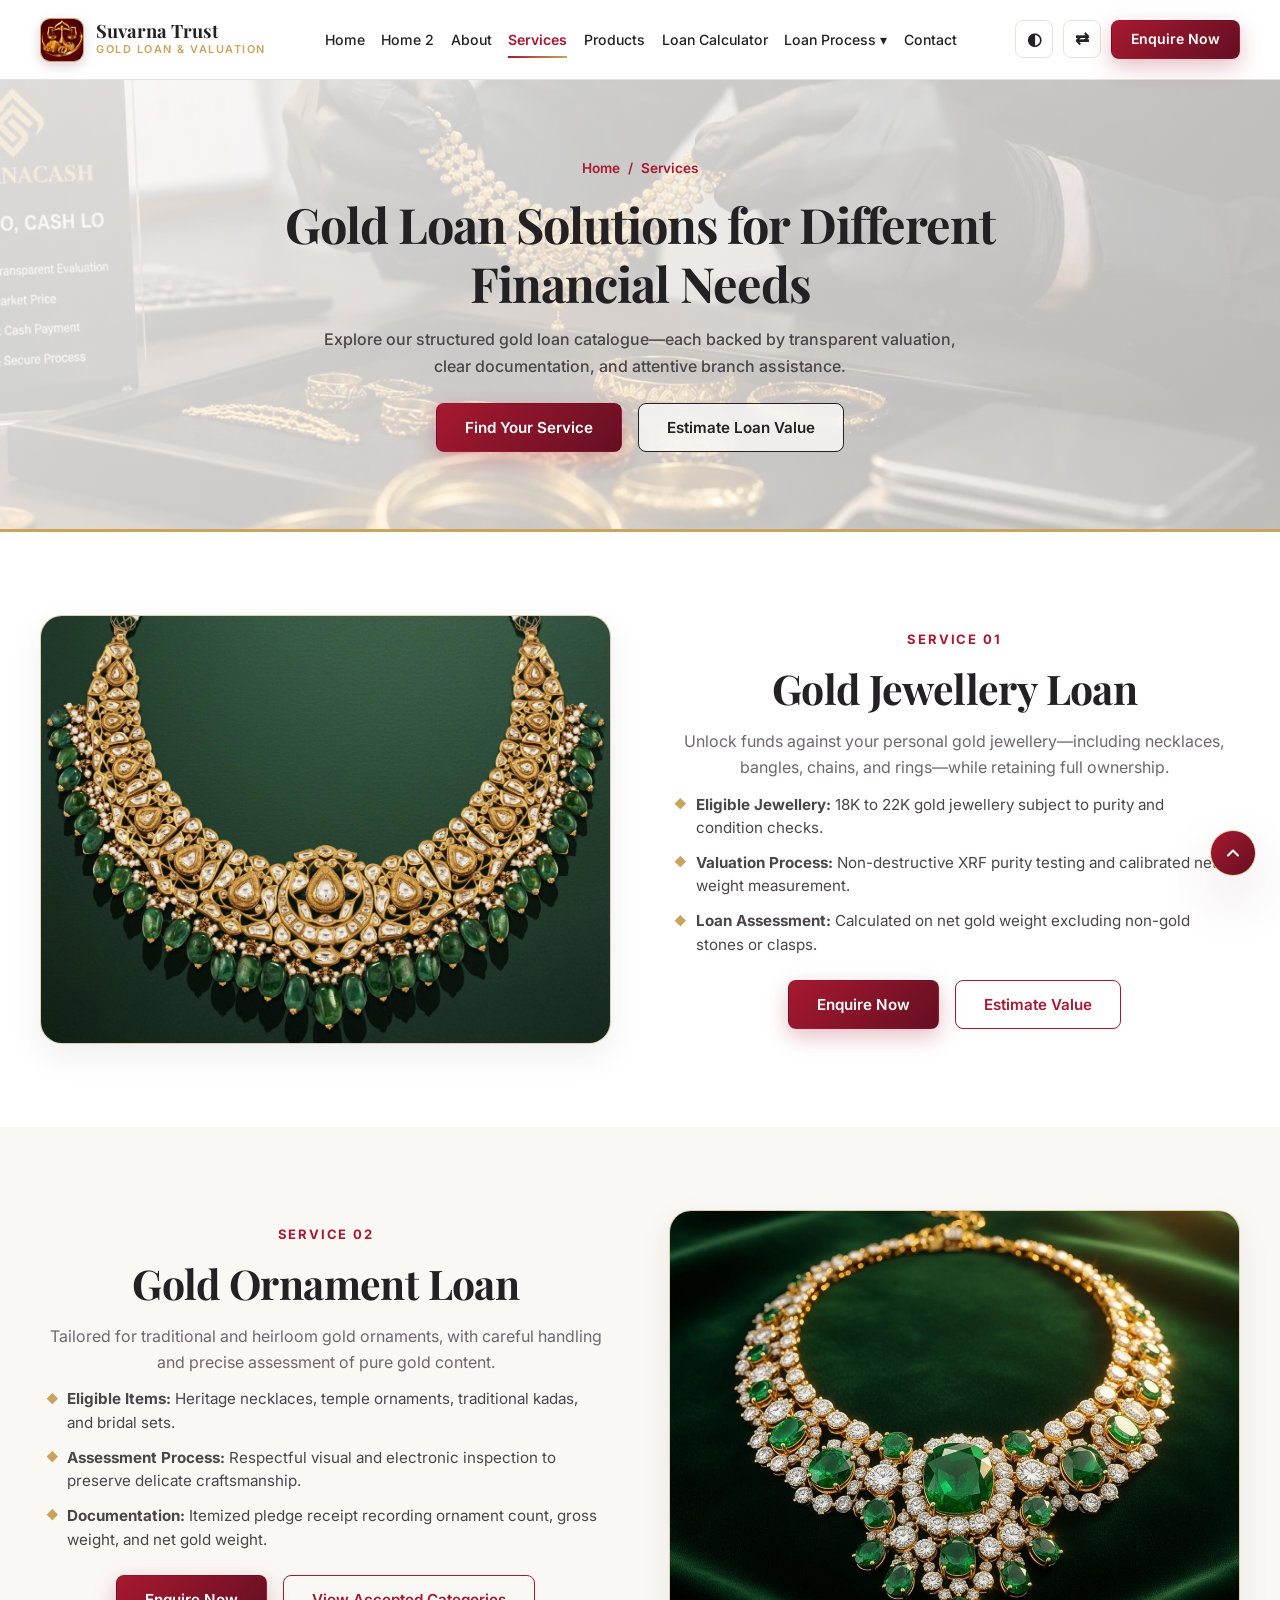
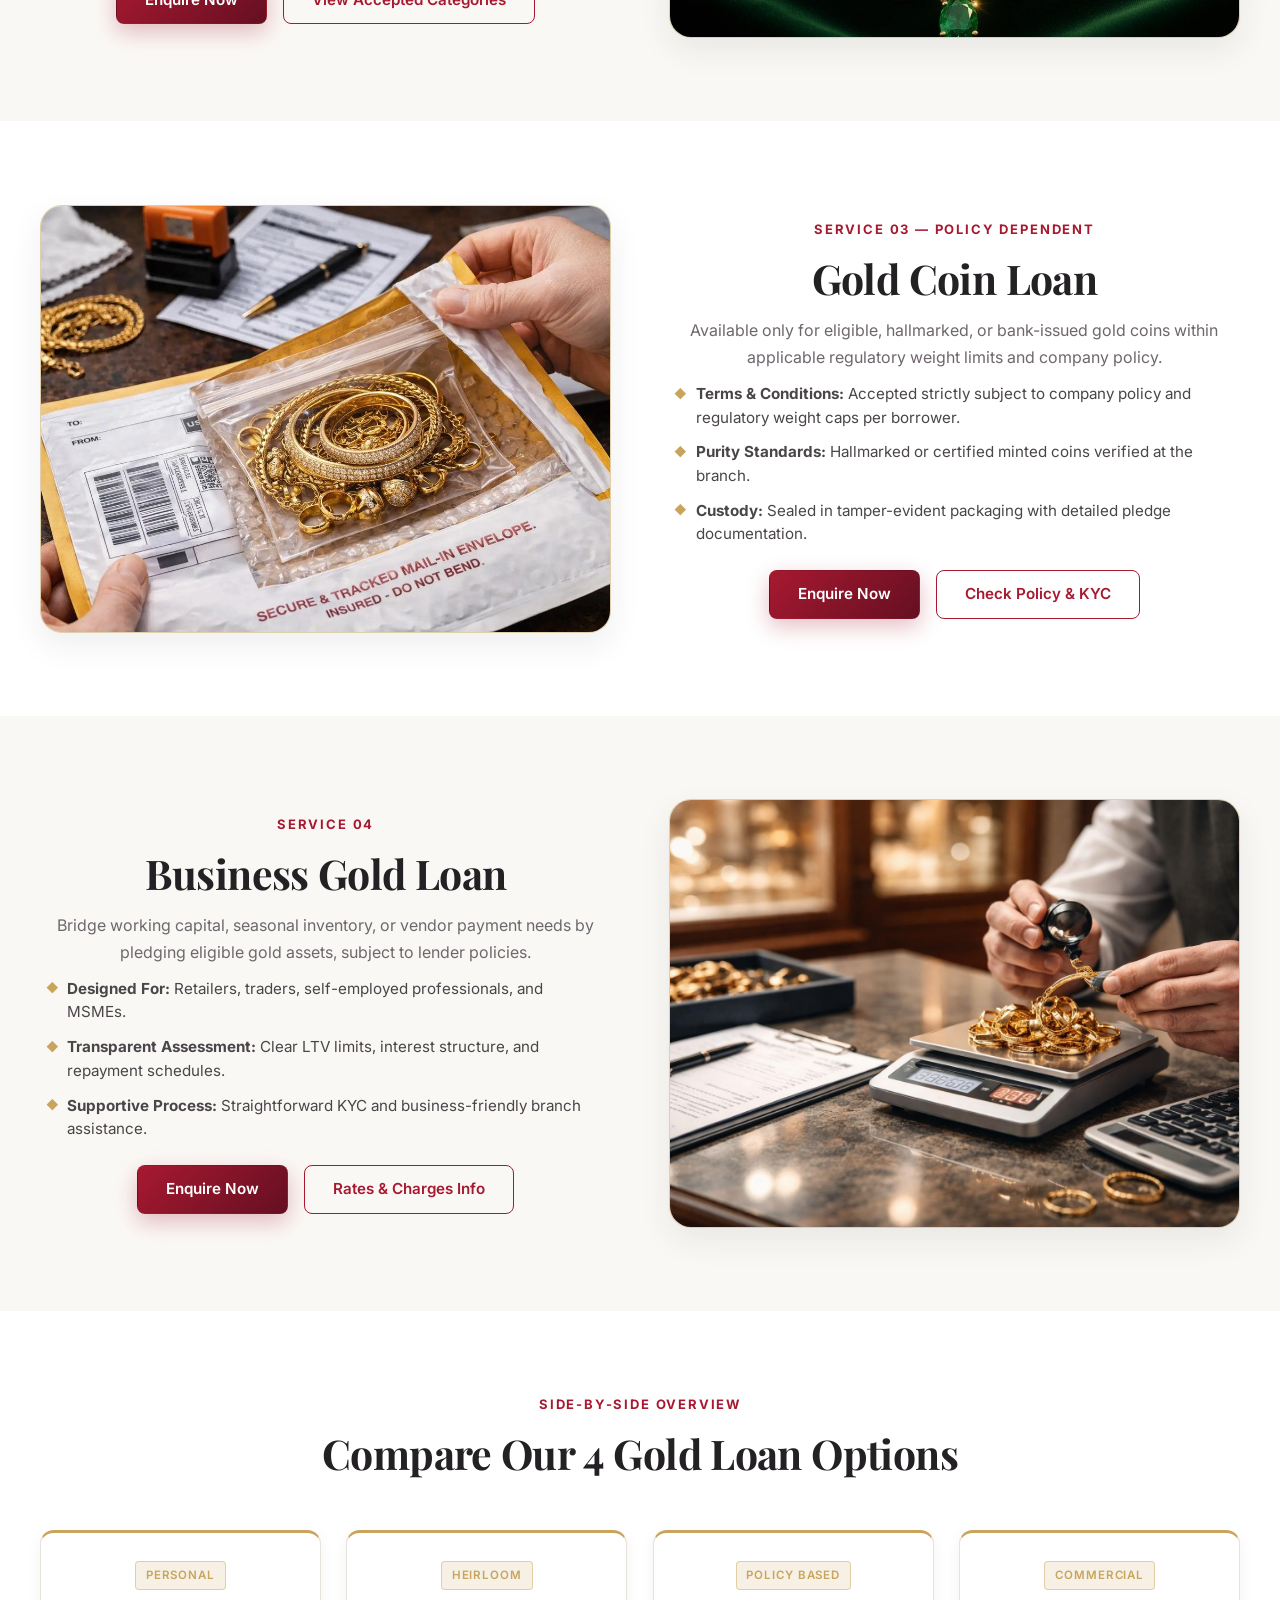
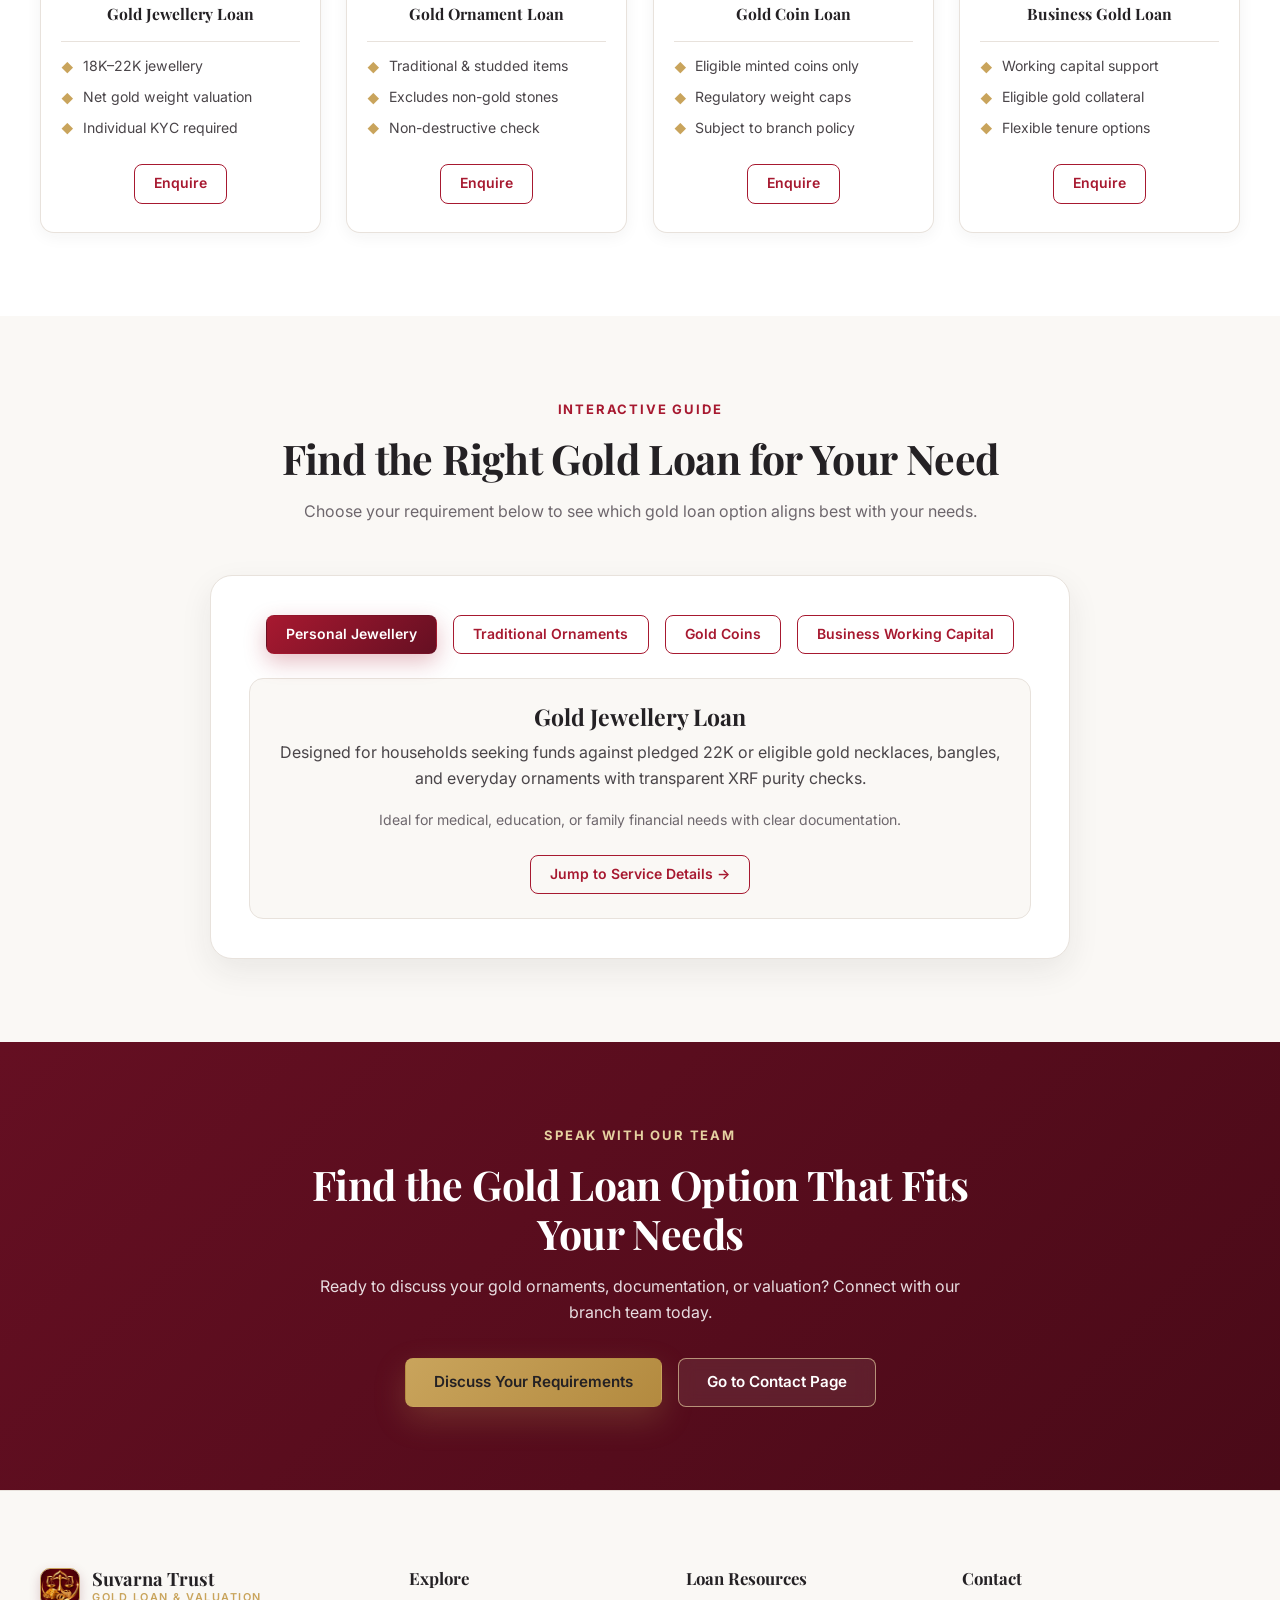
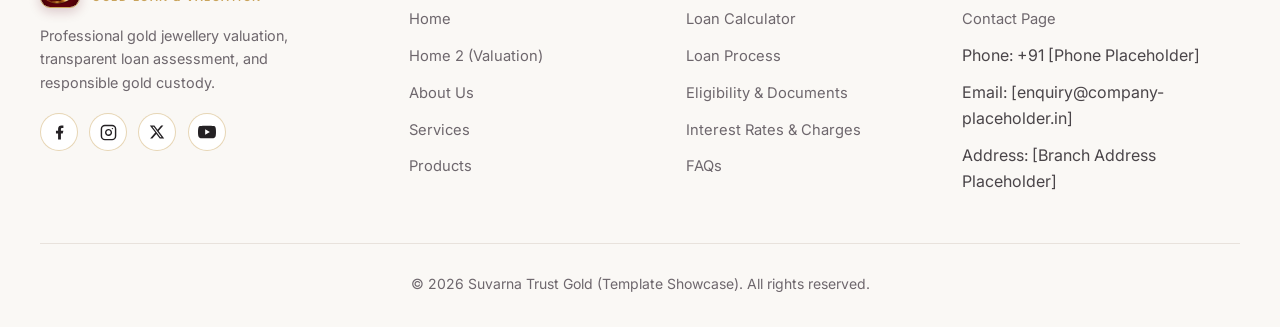
<file: services.html>
<!DOCTYPE html>
<html lang="en" dir="ltr" data-theme="light">
<head>
  <meta charset="UTF-8">
  <meta name="viewport" content="width=device-width, initial-scale=1.0">
  <title>Gold Loan Services | Suvarna Trust Gold</title>
  <meta name="description" content="Explore Gold Jewellery Loans, Gold Ornament Loans, Gold Coin Loans (subject to policy), and Business Gold Loans with transparent valuation.">
  <link rel="icon" type="image/svg+xml" href="favicon.svg">
  <link rel="preconnect" href="https://fonts.googleapis.com">
  <link rel="preconnect" href="https://fonts.gstatic.com" crossorigin>
  <link href="https://fonts.googleapis.com/css2?family=Cormorant+Garamond:wght@600;700&family=Inter:wght@400;500;600;700&family=Manrope:wght@500;600;700&family=Playfair+Display:wght@600;700&display=swap" rel="stylesheet">
  <link rel="stylesheet" href="assets/css/style.css">
</head>
<body>

  <header class="site-header">
    <div class="container nav-inner">
      <a href="index.html" class="brand-logo" aria-label="Suvarna Trust Gold Home">
        <img src="images/brand-logo.jpg" alt="Suvarna Trust Logo" class="brand-logo-img">
        <span class="brand-text"><span class="brand-name">Suvarna Trust</span><span class="brand-tagline">Gold Loan &amp; Valuation</span></span>
      </a>
      <nav class="desktop-nav" aria-label="Main Navigation">
        <a href="index.html" class="nav-link">Home</a>
        <a href="home-2.html" class="nav-link">Home 2</a>
        <a href="about.html" class="nav-link">About</a>
        <a href="services.html" class="nav-link active">Services</a>
        <a href="products.html" class="nav-link">Products</a>
        <a href="loan-calculator.html" class="nav-link">Loan Calculator</a>
        <div class="nav-dropdown">
          <a href="loan-process.html" class="nav-link">Loan Process ▾</a>
          <div class="nav-dropdown-menu">
            <a href="loan-process.html">6-Step Loan Process</a>
            <a href="eligibility.html">Eligibility &amp; Documents</a>
            <a href="interest-rates.html">Interest Rates &amp; Charges</a>
            <a href="faqs.html">Frequently Asked Questions</a>
          </div>
        </div>
        <a href="contact.html" class="nav-link">Contact</a>
      </nav>
      <div class="nav-actions">
        <button type="button" class="icon-btn desktop-only" data-theme-toggle aria-label="Toggle dark mode"><span aria-hidden="true">◐</span> <span class="toggle-label">Dark</span></button>
        <button type="button" class="icon-btn desktop-only" data-rtl-toggle aria-label="Toggle RTL direction"><span aria-hidden="true">⇄</span> <span class="toggle-label">RTL</span></button>
        <button type="button" class="btn btn-primary btn-sm desktop-only" data-open-enquiry data-topic="Services Enquiry">Enquire Now</button>
        <button type="button" class="hamburger-btn" data-drawer-open aria-label="Open mobile menu" aria-expanded="false">
          <svg width="22" height="22" viewBox="0 0 24 24" fill="none" stroke="currentColor" stroke-width="2"><line x1="3" y1="6" x2="21" y2="6"/><line x1="3" y1="12" x2="21" y2="12"/><line x1="3" y1="18" x2="21" y2="18"/></svg>
        </button>
      </div>
    </div>
  </header>

  <div class="mobile-drawer-backdrop" data-drawer-backdrop></div>
  <aside class="mobile-drawer" data-mobile-drawer aria-label="Mobile Navigation">
    <div class="mobile-drawer-header"><span class="brand-name">Suvarna Trust</span><button type="button" class="icon-btn" data-drawer-close aria-label="Close menu">✕</button></div>
    <nav class="mobile-nav-list">
      <a href="index.html">Home</a>
      <a href="home-2.html">Home 2</a>
      <a href="about.html">About</a>
      <a href="services.html" class="active">Services</a>
      <a href="products.html">Products</a>
      <a href="loan-calculator.html">Loan Calculator</a>
      <div class="mobile-dropdown">
        <button type="button" class="mobile-dropdown-trigger" data-mobile-dropdown-toggle aria-expanded="false">
          <span>Loan Process</span>
          <span class="mobile-dropdown-arrow" aria-hidden="true">
            <svg width="15" height="15" viewBox="0 0 24 24" fill="none" stroke="currentColor" stroke-width="2.5" stroke-linecap="round" stroke-linejoin="round"><polyline points="6 9 12 15 18 9"/></svg>
          </span>
        </button>
        <div class="mobile-dropdown-menu">
          <a href="loan-process.html">6-Step Loan Process</a>
          <a href="eligibility.html">Eligibility &amp; Documents</a>
          <a href="interest-rates.html">Interest Rates &amp; Charges</a>
          <a href="faqs.html">Frequently Asked Questions</a>
        </div>
      </div>
      <a href="contact.html">Contact</a>
    </nav>
    <div class="mobile-drawer-controls">
      <button type="button" class="icon-btn" data-theme-toggle style="flex:1">◐ <span class="toggle-label">Dark</span></button>
      <button type="button" class="icon-btn" data-rtl-toggle style="flex:1">⇄ <span class="toggle-label">RTL</span></button>
    </div>
    <button type="button" class="btn btn-primary" data-open-enquiry data-topic="Mobile Drawer Enquiry" style="width:100%">Enquire Now</button>
  </aside>

  <main>
    <!-- SECTION 01 — SERVICES HERO (image-31.png bright background) -->
    <section class="page-hero">
      <img class="page-hero-bg" src="images/image-31.png" alt="Appraiser wearing protective gloves inspecting gold necklace over tray of ornaments and digital scale">
      <div class="page-hero-overlay" aria-hidden="true"></div>
      <div class="container" style="max-width:820px;">
        <nav class="breadcrumb" aria-label="Breadcrumb"><a href="index.html">Home</a> <span>/</span> <span>Services</span></nav>
        <h1>Gold Loan Solutions for Different Financial Needs</h1>
        <p>Explore our structured gold loan catalogue—each backed by transparent valuation, clear documentation, and attentive branch assistance.</p>
        <div class="btn-group mt-3">
          <a href="#service-selector" class="btn btn-primary">Find Your Service</a>
          <a href="loan-calculator.html" class="btn btn-outline-light">Estimate Loan Value</a>
        </div>
      </div>
    </section>

    <!-- SECTION 02 — GOLD JEWELLERY LOAN (image-23.png) -->
    <section id="jewellery-loan" class="section">
      <div class="container grid-split">
        <div class="feature-image-frame reveal">
          <img src="images/image-23.png" alt="Ornate kundan and gold necklace representing gold jewellery loan" loading="lazy">
        </div>
        <div class="reveal">
          <span class="section-eyebrow">Service 01</span>
          <h2>Gold Jewellery Loan</h2>
          <p class="section-lead">Unlock funds against your personal gold jewellery—including necklaces, bangles, chains, and rings—while retaining full ownership.</p>
          <ul class="spec-list mt-3 mb-3">
            <li><strong>Eligible Jewellery:</strong> 18K to 22K gold jewellery subject to purity and condition checks.</li>
            <li><strong>Valuation Process:</strong> Non-destructive XRF purity testing and calibrated net weight measurement.</li>
            <li><strong>Loan Assessment:</strong> Calculated on net gold weight excluding non-gold stones or clasps.</li>
          </ul>
          <div class="btn-group">
            <button type="button" class="btn btn-primary" data-open-enquiry data-topic="Gold Jewellery Loan">Enquire Now</button>
            <a href="loan-calculator.html" class="btn btn-outline">Estimate Value</a>
          </div>
        </div>
      </div>
    </section>

    <!-- SECTION 03 — GOLD ORNAMENT LOAN (image-25.png) -->
    <section id="ornament-loan" class="section section-alt">
      <div class="container grid-split">
        <div class="reveal">
          <span class="section-eyebrow">Service 02</span>
          <h2>Gold Ornament Loan</h2>
          <p class="section-lead">Tailored for traditional and heirloom gold ornaments, with careful handling and precise assessment of pure gold content.</p>
          <ul class="spec-list mt-3 mb-3">
            <li><strong>Eligible Items:</strong> Heritage necklaces, temple ornaments, traditional kadas, and bridal sets.</li>
            <li><strong>Assessment Process:</strong> Respectful visual and electronic inspection to preserve delicate craftsmanship.</li>
            <li><strong>Documentation:</strong> Itemized pledge receipt recording ornament count, gross weight, and net gold weight.</li>
          </ul>
          <div class="btn-group">
            <button type="button" class="btn btn-primary" data-open-enquiry data-topic="Gold Ornament Loan">Enquire Now</button>
            <a href="products.html" class="btn btn-outline">View Accepted Categories</a>
          </div>
        </div>
        <div class="feature-image-frame reveal">
          <img src="images/image-25.png" alt="Traditional statement gold necklace displayed on dark silk" loading="lazy">
        </div>
      </div>
    </section>

    <!-- SECTION 04 — GOLD COIN LOAN (image-42.png) -->
    <section id="coin-loan" class="section">
      <div class="container grid-split">
        <div class="feature-image-frame reveal">
          <img src="images/image-42.png" alt="Sealed gold items and documentation pouch for secure pledge handling" loading="lazy">
        </div>
        <div class="reveal">
          <span class="section-eyebrow">Service 03 — Policy Dependent</span>
          <h2>Gold Coin Loan</h2>
          <p class="section-lead">Available only for eligible, hallmarked, or bank-issued gold coins within applicable regulatory weight limits and company policy.</p>
          <ul class="spec-list mt-3 mb-3">
            <li><strong>Terms &amp; Conditions:</strong> Accepted strictly subject to company policy and regulatory weight caps per borrower.</li>
            <li><strong>Purity Standards:</strong> Hallmarked or certified minted coins verified at the branch.</li>
            <li><strong>Custody:</strong> Sealed in tamper-evident packaging with detailed pledge documentation.</li>
          </ul>
          <div class="btn-group">
            <button type="button" class="btn btn-primary" data-open-enquiry data-topic="Gold Coin Loan Eligibility">Enquire Now</button>
            <a href="eligibility.html" class="btn btn-outline">Check Policy &amp; KYC</a>
          </div>
        </div>
      </div>
    </section>

    <!-- SECTION 05 — BUSINESS GOLD LOAN (image-4.png) -->
    <section id="business-loan" class="section section-alt">
      <div class="container grid-split">
        <div class="reveal">
          <span class="section-eyebrow">Service 04</span>
          <h2>Business Gold Loan</h2>
          <p class="section-lead">Bridge working capital, seasonal inventory, or vendor payment needs by pledging eligible gold assets, subject to lender policies.</p>
          <ul class="spec-list mt-3 mb-3">
            <li><strong>Designed For:</strong> Retailers, traders, self-employed professionals, and MSMEs.</li>
            <li><strong>Transparent Assessment:</strong> Clear LTV limits, interest structure, and repayment schedules.</li>
            <li><strong>Supportive Process:</strong> Straightforward KYC and business-friendly branch assistance.</li>
          </ul>
          <div class="btn-group">
            <button type="button" class="btn btn-primary" data-open-enquiry data-topic="Business Gold Loan">Enquire Now</button>
            <a href="interest-rates.html" class="btn btn-outline">Rates &amp; Charges Info</a>
          </div>
        </div>
        <div class="feature-image-frame reveal">
          <img src="images/image-4.png" alt="Appraiser weighing gold ornaments with calculator and loan agreement form" loading="lazy">
        </div>
      </div>
    </section>

    <!-- SECTION 06 — SERVICE COMPARISON (4 comparison modules) -->
    <section class="section">
      <div class="container">
        <div class="section-header centered reveal">
          <span class="section-eyebrow">Side-by-Side Overview</span>
          <h2>Compare Our 4 Gold Loan Options</h2>
        </div>
        <div class="grid-4 compare-grid">
          <article class="card compare-card reveal">
            <div class="card-body">
              <span class="demo-badge">Personal</span>
              <h3>Gold Jewellery Loan</h3>
              <ul class="spec-list">
                <li>18K–22K jewellery</li>
                <li>Net gold weight valuation</li>
                <li>Individual KYC required</li>
              </ul>
              <div class="card-footer">
                <button type="button" class="btn btn-outline btn-sm" data-open-enquiry data-topic="Compare: Gold Jewellery Loan">Enquire</button>
              </div>
            </div>
          </article>
          <article class="card compare-card reveal">
            <div class="card-body">
              <span class="demo-badge">Heirloom</span>
              <h3>Gold Ornament Loan</h3>
              <ul class="spec-list">
                <li>Traditional &amp; studded items</li>
                <li>Excludes non-gold stones</li>
                <li>Non-destructive check</li>
              </ul>
              <div class="card-footer">
                <button type="button" class="btn btn-outline btn-sm" data-open-enquiry data-topic="Compare: Gold Ornament Loan">Enquire</button>
              </div>
            </div>
          </article>
          <article class="card compare-card reveal">
            <div class="card-body">
              <span class="demo-badge">Policy Based</span>
              <h3>Gold Coin Loan</h3>
              <ul class="spec-list">
                <li>Eligible minted coins only</li>
                <li>Regulatory weight caps</li>
                <li>Subject to branch policy</li>
              </ul>
              <div class="card-footer">
                <button type="button" class="btn btn-outline btn-sm" data-open-enquiry data-topic="Compare: Gold Coin Loan">Enquire</button>
              </div>
            </div>
          </article>
          <article class="card compare-card reveal">
            <div class="card-body">
              <span class="demo-badge">Commercial</span>
              <h3>Business Gold Loan</h3>
              <ul class="spec-list">
                <li>Working capital support</li>
                <li>Eligible gold collateral</li>
                <li>Flexible tenure options</li>
              </ul>
              <div class="card-footer">
                <button type="button" class="btn btn-outline btn-sm" data-open-enquiry data-topic="Compare: Business Gold Loan">Enquire</button>
              </div>
            </div>
          </article>
        </div>
      </div>
    </section>

    <!-- SECTION 07 — HOW TO SELECT THE RIGHT SERVICE (Interactive Selector) -->
    <section id="service-selector" class="section section-alt">
      <div class="container">
        <div class="section-header centered reveal">
          <span class="section-eyebrow">Interactive Guide</span>
          <h2>Find the Right Gold Loan for Your Need</h2>
          <p class="section-lead">Choose your requirement below to see which gold loan option aligns best with your needs.</p>
        </div>
        <div class="panel reveal" style="max-width:860px;margin-inline:auto;">
          <div class="btn-group mb-3" style="justify-content:center;">
            <button type="button" class="btn btn-primary btn-sm" data-service-select="personal">Personal Jewellery</button>
            <button type="button" class="btn btn-outline btn-sm" data-service-select="heritage">Traditional Ornaments</button>
            <button type="button" class="btn btn-outline btn-sm" data-service-select="coin">Gold Coins</button>
            <button type="button" class="btn btn-outline btn-sm" data-service-select="business">Business Working Capital</button>
          </div>
          <div style="padding:1.5rem;border-radius:var(--radius-md);background:var(--bg-secondary);border:1px solid var(--border-color);">
            <h3 id="selectedServiceTitle">Gold Jewellery Loan</h3>
            <p id="selectedServiceDesc" class="mt-1">Designed for households seeking funds against pledged 22K or eligible gold necklaces, bangles, and everyday ornaments with transparent XRF purity checks.</p>
            <p id="selectedServiceNote" class="mt-2" style="font-size:0.88rem;color:var(--text-muted);">Ideal for medical, education, or family financial needs with clear documentation.</p>
            <div class="btn-group mt-3">
              <a id="selectedServiceLink" href="#jewellery-loan" class="btn btn-outline btn-sm">Jump to Service Details →</a>
            </div>
          </div>
        </div>
      </div>
    </section>

    <!-- SECTION 08 — FINAL SERVICE ENQUIRY -->
    <section class="section section-burgundy">
      <div class="container" style="text-align:center;max-width:740px;">
        <span class="section-eyebrow">Speak With Our Team</span>
        <h2>Find the Gold Loan Option That Fits Your Needs</h2>
        <p class="section-lead">Ready to discuss your gold ornaments, documentation, or valuation? Connect with our branch team today.</p>
        <div class="btn-group mt-4" style="justify-content:center;">
          <button type="button" class="btn btn-gold" data-open-enquiry data-topic="Service Consultation">Discuss Your Requirements</button>
          <a href="contact.html" class="btn btn-outline-light">Go to Contact Page</a>
        </div>
      </div>
    </section>
  </main>
  <footer class="site-footer">
    <div class="container">
      <div class="footer-grid">
        <div>
          <a href="index.html" class="brand-logo mb-2">
            <img src="images/brand-logo.jpg" alt="Suvarna Trust Logo" class="brand-logo-img is-footer">
            <span class="brand-text">
              <span class="brand-name">Suvarna Trust</span>
              <span class="brand-tagline">Gold Loan &amp; Valuation</span>
            </span>
          </a>
          <p style="font-size:0.9rem;color:var(--text-muted);max-width:300px;">Professional gold jewellery valuation, transparent loan assessment, and responsible gold custody.</p>
          <div class="social-links" aria-label="Social Media Links">
            <a href="contact.html" class="social-link" aria-label="Facebook" title="Facebook">
              <svg width="17" height="17" viewBox="0 0 24 24" fill="currentColor" aria-hidden="true"><path d="M14 13.5h2.5l1-4H14v-2c0-1.03 0-2 2-2h1.5V2.14c-.326-.043-1.557-.14-2.857-.14C11.928 2 10 3.657 10 6.7v2.8H7v4h3V22h4v-8.5z"/></svg>
            </a>
            <a href="contact.html" class="social-link" aria-label="Instagram" title="Instagram">
              <svg width="17" height="17" viewBox="0 0 24 24" fill="none" stroke="currentColor" stroke-width="2" stroke-linecap="round" stroke-linejoin="round" aria-hidden="true"><rect x="2" y="2" width="20" height="20" rx="5" ry="5"/><path d="M16 11.37A4 4 0 1 1 12.63 8 4 4 0 0 1 16 11.37z"/><line x1="17.5" y1="6.5" x2="17.51" y2="6.5"/></svg>
            </a>
            <a href="contact.html" class="social-link" aria-label="X" title="X">
              <svg width="16" height="16" viewBox="0 0 24 24" fill="currentColor" aria-hidden="true"><path d="M18.244 2.25h3.308l-7.227 8.26 8.502 11.24H16.17l-5.214-6.817L4.99 21.75H1.68l7.73-8.835L1.254 2.25H8.08l4.713 6.231zm-1.161 17.52h1.833L7.084 4.126H5.117z"/></svg>
            </a>
            <a href="contact.html" class="social-link" aria-label="YouTube" title="YouTube">
              <svg width="18" height="18" viewBox="0 0 24 24" fill="currentColor" aria-hidden="true"><path d="M23.498 6.186a3.016 3.016 0 0 0-2.122-2.136C19.505 3.545 12 3.545 12 3.545s-7.505 0-9.377.505A3.017 3.017 0 0 0 .502 6.186C0 8.07 0 12 0 12s0 3.93.502 5.814a3.016 3.016 0 0 0 2.122 2.136c1.871.505 9.376.505 9.376.505s7.505 0 9.377-.505a3.015 3.015 0 0 0 2.122-2.136C24 15.93 24 12 24 12s0-3.93-.502-5.814zM9.545 15.568V8.432L15.818 12l-6.273 3.568z"/></svg>
            </a>
          </div>
        </div>
        <div>
          <h4 class="footer-heading">Explore</h4>
          <ul class="footer-links">
            <li><a href="index.html">Home</a></li>
            <li><a href="home-2.html">Home 2 (Valuation)</a></li>
            <li><a href="about.html">About Us</a></li>
            <li><a href="services.html">Services</a></li>
            <li><a href="products.html">Products</a></li>
          </ul>
        </div>
        <div>
          <h4 class="footer-heading">Loan Resources</h4>
          <ul class="footer-links">
            <li><a href="loan-calculator.html">Loan Calculator</a></li>
            <li><a href="loan-process.html">Loan Process</a></li>
            <li><a href="eligibility.html">Eligibility &amp; Documents</a></li>
            <li><a href="interest-rates.html">Interest Rates &amp; Charges</a></li>
            <li><a href="faqs.html">FAQs</a></li>
          </ul>
        </div>
        <div>
          <h4 class="footer-heading">Contact</h4>
          <ul class="footer-links">
            <li><a href="contact.html">Contact Page</a></li>
            <li>Phone: +91 [Phone Placeholder]</li>
            <li>Email: [enquiry@company-placeholder.in]</li>
            <li>Address: [Branch Address Placeholder]</li>
          </ul>
        </div>
      </div>
      <div class="footer-bottom">
        <span>© 2026 Suvarna Trust Gold (Template Showcase). All rights reserved.</span>
      </div>
    </div>
  </footer>

  <div class="modal-backdrop" id="enquiryModal" role="dialog" aria-modal="true" aria-labelledby="enquiryModalTitle">
    <div class="modal-dialog">
      <div class="modal-header"><h3 id="enquiryModalTitle">Gold Loan Enquiry</h3><button type="button" class="icon-btn" data-close-modal aria-label="Close modal">✕</button></div>
      <form data-validate-enquiry novalidate>
        <div class="form-grid">
          <div class="form-group full"><label class="form-label" for="modalEnquiryTopic">Enquiry Topic</label><input id="modalEnquiryTopic" type="text" class="form-control" value="Gold Loan Enquiry" readonly></div>
          <div class="form-group"><label class="form-label" for="m-name">Full Name *</label><input id="m-name" type="text" class="form-control" required><span class="form-error"></span></div>
          <div class="form-group"><label class="form-label" for="m-mobile">Mobile Number *</label><input id="m-mobile" type="tel" class="form-control" data-indian-mobile required><span class="form-error"></span></div>
          <div class="form-group full"><label class="form-label" for="m-notes">Notes</label><textarea id="m-notes" rows="3" class="form-control"></textarea></div>
          <div class="form-group full"><button type="submit" class="btn btn-primary" style="width:100%;">Submit Demo Enquiry</button></div>
        </div>
        <div class="form-success-banner" role="status"><strong>Demo Confirmation:</strong> Your enquiry has been validated in this demo website.</div>
      </form>
    </div>
  </div>

  <script src="assets/js/main.js"></script>
  <script src="assets/js/interactions.js"></script>
</body>
</html>
</file>
<file: assets/css/style.css>
/* ==========================================================================
   SUVARNA TRUST GOLD — PREMIUM GOLD LOAN & PAWN BROKERAGE STYLESHEET
   Colour Palette: Ruby Red (#A71930) + Burgundy (#650F22) + White + Champagne Gold (#C9A45C)
   Strict Rule: Zero Green. Full Dark/Light Mode + Full RTL/LTR Logical Properties.
   ========================================================================== */

:root {
  /* Core Brand Colours */
  --ruby: #A71930;
  --ruby-hover: #8E1428;
  --burgundy: #650F22;
  --burgundy-deep: #4A0A18;
  --secondary-red: #C52B42;
  --champagne: #C9A45C;
  --soft-gold: #E5D1A1;
  --gold-muted: rgba(201, 164, 92, 0.16);

  /* Light Mode Surfaces & Text */
  --bg-primary: #FFFFFF;
  --bg-secondary: #FAF8F5;
  --bg-tertiary: #F2F1EF;
  --bg-card: #FFFFFF;
  --bg-card-alt: #FAF8F5;
  --bg-dark-section: #650F22;
  --bg-nav-solid: rgba(255, 255, 255, 0.96);

  --text-heading: #242124;
  --text-body: #4A4549;
  --text-muted: #6E676D;
  --text-on-dark: #FFFFFF;
  --text-on-dark-muted: #E8DDE0;

  --border-color: #E8E2DC;
  --border-gold: rgba(201, 164, 92, 0.45);
  --shadow-sm: 0 4px 16px rgba(36, 33, 36, 0.05);
  --shadow-md: 0 12px 32px rgba(36, 33, 36, 0.08);
  --shadow-lg: 0 24px 56px rgba(101, 15, 34, 0.14);
  --shadow-gold: 0 12px 32px rgba(201, 164, 92, 0.22);

  /* Typography */
  --font-display: 'Playfair Display', 'Cormorant Garamond', Georgia, serif;
  --font-editorial: 'Cormorant Garamond', 'Playfair Display', Georgia, serif;
  --font-body: 'Inter', 'Manrope', -apple-system, BlinkMacSystemFont, sans-serif;

  /* Spacing & Layout */
  --container-max: 1280px;
  --nav-height: 80px;
  --radius-sm: 8px;
  --radius-md: 14px;
  --radius-lg: 22px;
  --radius-xl: 32px;

  /* Transitions */
  --ease-premium: cubic-bezier(0.22, 1, 0.36, 1);
}

[data-theme="dark"] {
  --bg-primary: #181518;
  --bg-secondary: #221E22;
  --bg-tertiary: #2C272C;
  --bg-card: #242024;
  --bg-card-alt: #2A252A;
  --bg-dark-section: #4A0A18;
  --bg-nav-solid: rgba(24, 21, 24, 0.96);

  --text-heading: #FFFFFF;
  --text-body: #E4DFE3;
  --text-muted: #B8B0B6;
  --text-on-dark: #FFFFFF;
  --text-on-dark-muted: #E8DDE0;

  --border-color: #3B343B;
  --border-gold: rgba(201, 164, 92, 0.4);
  --shadow-sm: 0 4px 16px rgba(0, 0, 0, 0.28);
  --shadow-md: 0 12px 32px rgba(0, 0, 0, 0.38);
  --shadow-lg: 0 24px 56px rgba(0, 0, 0, 0.5);
}

/* ==========================================================================
   BASE RESET & ACCESSIBILITY
   ========================================================================== */
*, *::before, *::after {
  box-sizing: border-box;
  margin: 0;
  padding: 0;
}

html {
  scroll-behavior: smooth;
  font-size: 16px;
  overflow-x: clip;
}

body {
  font-family: var(--font-body);
  background-color: var(--bg-primary);
  color: var(--text-body);
  line-height: 1.65;
  overflow-x: clip;
  padding-top: var(--nav-height);
  transition: background-color 0.35s var(--ease-premium), color 0.35s var(--ease-premium);
  -webkit-font-smoothing: antialiased;
}

img {
  display: block;
  max-width: 100%;
  height: auto;
}

a {
  color: inherit;
  text-decoration: none;
}

button, input, select, textarea {
  font-family: inherit;
  font-size: inherit;
}

ul, ol {
  list-style: none;
}

:focus-visible {
  outline: 2px solid var(--champagne);
  outline-offset: 3px;
}

/* Respect reduced motion */
@media (prefers-reduced-motion: reduce) {
  *, *::before, *::after {
    animation-duration: 0.01ms !important;
    animation-iteration-count: 1 !important;
    transition-duration: 0.01ms !important;
    scroll-behavior: auto !important;
  }
}

/* ==========================================================================
   TYPOGRAPHY & CONTAINER
   ========================================================================== */
.container {
  width: 100%;
  max-width: var(--container-max);
  margin-inline: auto;
  padding-inline: clamp(1rem, 4vw, 2.5rem);
}

h1, h2, h3, h4, .font-display {
  font-family: var(--font-display);
  color: var(--text-heading);
  line-height: 1.2;
  font-weight: 700;
  text-align: center;
}

main p {
  text-align: center;
}

h1 { font-size: clamp(2.15rem, 4.4vw, 3.85rem); letter-spacing: -0.02em; }
h2 { font-size: clamp(1.75rem, 3.2vw, 2.85rem); letter-spacing: -0.015em; }
h3 { font-size: clamp(1.2rem, 1.8vw, 1.55rem); }
h4 { font-size: clamp(1.05rem, 1.3vw, 1.25rem); }

.section-eyebrow {
  display: flex;
  align-items: center;
  justify-content: center;
  gap: 0.6rem;
  font-size: 0.8125rem;
  font-weight: 700;
  text-transform: uppercase;
  letter-spacing: 0.14em;
  color: var(--ruby);
  margin-bottom: 0.85rem;
  text-align: center;
}

[data-theme="dark"] .section-eyebrow {
  color: var(--soft-gold);
}

.section-eyebrow::before {
  display: none;
}

.section-header {
  max-width: 740px;
  margin-inline: auto;
  text-align: center;
  margin-bottom: clamp(2.25rem, 4vw, 3.5rem);
}

.section-header.centered {
  margin-inline: auto;
  text-align: center;
}

.section-lead {
  font-size: clamp(1rem, 1.25vw, 1.15rem);
  color: var(--text-muted);
  margin-top: 0.9rem;
  text-align: center;
}

.section {
  padding-block: clamp(3.75rem, 6.5vw, 6rem);
  position: relative;
}

.section-alt {
  background-color: var(--bg-secondary);
}

.section-burgundy {
  background: linear-gradient(135deg, var(--burgundy) 0%, var(--burgundy-deep) 100%);
  color: var(--text-on-dark);
}

.section-burgundy h1,
.section-burgundy h2,
.section-burgundy h3,
.section-burgundy h4 {
  color: var(--text-on-dark);
}

.section-burgundy .section-eyebrow {
  color: var(--soft-gold);
}

.section-burgundy .section-eyebrow::before {
  background: var(--champagne);
}

.section-burgundy .section-lead,
.section-burgundy p {
  color: var(--text-on-dark-muted);
}

/* ==========================================================================
   BUTTONS & INTERACTIVE CTAs
   ========================================================================== */
.btn {
  display: inline-flex;
  align-items: center;
  justify-content: center;
  gap: 0.55rem;
  padding: 0.9rem 1.75rem;
  border-radius: var(--radius-sm);
  font-weight: 600;
  font-size: 0.95rem;
  line-height: 1.2;
  cursor: pointer;
  border: 1.5px solid transparent;
  transition: transform 0.25s var(--ease-premium), background-color 0.25s ease, border-color 0.25s ease, box-shadow 0.25s ease, color 0.25s ease;
  white-space: nowrap;
}

.btn-primary {
  background: linear-gradient(135deg, var(--ruby) 0%, var(--burgundy) 100%);
  color: #FFFFFF;
  box-shadow: 0 8px 22px rgba(167, 25, 48, 0.28);
}

.btn-primary:hover {
  background: linear-gradient(135deg, var(--secondary-red) 0%, var(--ruby) 100%);
  transform: translateY(-2px);
  box-shadow: 0 12px 28px rgba(167, 25, 48, 0.36);
}

.btn-gold {
  background: linear-gradient(135deg, var(--champagne) 0%, #B38A3F 100%);
  color: #242124;
  box-shadow: var(--shadow-gold);
}

.btn-gold:hover {
  background: linear-gradient(135deg, var(--soft-gold) 0%, var(--champagne) 100%);
  transform: translateY(-2px);
}

.btn-outline {
  background: transparent;
  border-color: var(--ruby);
  color: var(--ruby);
}

[data-theme="dark"] .btn-outline {
  border-color: var(--soft-gold);
  color: var(--soft-gold);
}

.btn-outline:hover {
  background: var(--ruby);
  color: #FFFFFF;
  border-color: var(--ruby);
  transform: translateY(-2px);
}

.btn-outline-light {
  background: rgba(255, 255, 255, 0.08);
  border-color: rgba(229, 209, 161, 0.65);
  color: #FFFFFF;
  backdrop-filter: blur(8px);
}

.btn-outline-light:hover {
  background: var(--champagne);
  color: #242124;
  border-color: var(--champagne);
  transform: translateY(-2px);
}

.btn-sm {
  padding: 0.65rem 1.2rem;
  font-size: 0.875rem;
}

.btn-group {
  display: flex;
  flex-wrap: wrap;
  gap: 1rem;
  align-items: center;
  justify-content: center;
}

@media (max-width: 1080px) {
  .btn-group,
  .hero-sweep-actions {
    flex-direction: column;
    align-items: stretch;
    width: 100%;
    max-width: 320px;
    margin-inline: auto;
  }
  .btn-group .btn,
  .hero-sweep-actions .btn {
    width: 100%;
    justify-content: center;
  }
}

/* ==========================================================================
   STICKY HEADER & NAVIGATION
   ========================================================================== */
.site-header {
  position: fixed;
  top: 0;
  inset-inline: 0;
  width: 100%;
  z-index: 1000;
  height: var(--nav-height);
  background: var(--bg-nav-solid);
  backdrop-filter: blur(14px);
  border-bottom: 1px solid var(--border-color);
  transition: background-color 0.3s ease, box-shadow 0.3s ease, border-color 0.3s ease;
}

.site-header.is-transparent {
  background: rgba(74, 10, 24, 0.72);
  border-bottom-color: rgba(201, 164, 92, 0.25);
}

.site-header.is-transparent .nav-link,
.site-header.is-transparent .brand-name,
.site-header.is-transparent .brand-tagline,
.site-header.is-transparent .icon-btn,
.site-header.is-transparent .hamburger-btn {
  color: #FFFFFF;
}

.site-header.is-scrolled {
  background: var(--bg-nav-solid);
  box-shadow: var(--shadow-sm);
  border-bottom-color: var(--border-color);
}

.nav-inner {
  display: flex;
  align-items: center;
  justify-content: space-between;
  height: 100%;
  gap: 1rem;
}

.brand-logo {
  display: flex;
  align-items: center;
  gap: 0.75rem;
  flex-shrink: 0;
}

.brand-logo-img {
  width: 44px;
  height: 44px;
  border-radius: 10px;
  object-fit: cover;
  border: 1.5px solid var(--champagne);
  box-shadow: 0 4px 12px rgba(101, 15, 34, 0.2);
  flex-shrink: 0;
}

.brand-logo-img.is-footer {
  width: 40px;
  height: 40px;
}

.brand-text {
  display: flex;
  flex-direction: column;
}

.brand-name {
  font-family: var(--font-display);
  font-size: 1.15rem;
  font-weight: 700;
  color: var(--text-heading);
  line-height: 1.15;
}

.brand-tagline {
  font-size: 0.68rem;
  text-transform: uppercase;
  letter-spacing: 0.14em;
  color: var(--champagne);
  font-weight: 600;
}

.desktop-nav {
  display: flex;
  align-items: center;
  gap: clamp(0.65rem, 1.3vw, 1.35rem);
}

.nav-link {
  position: relative;
  font-size: 0.88rem;
  font-weight: 500;
  color: var(--text-heading);
  padding-block: 0.4rem;
  white-space: nowrap;
  transition: color 0.25s ease;
}

.nav-link::after {
  content: "";
  position: absolute;
  inset-inline-start: 0;
  bottom: 0;
  width: 0;
  height: 2px;
  background: linear-gradient(90deg, var(--ruby), var(--champagne));
  transition: width 0.3s var(--ease-premium);
}

.nav-link:hover::after,
.nav-link.active::after {
  width: 100%;
}

.nav-link.active {
  color: var(--ruby);
  font-weight: 600;
}

[data-theme="dark"] .nav-link.active {
  color: var(--soft-gold);
}

.site-header.is-transparent .nav-link.active {
  color: var(--soft-gold);
}

/* Dropdown in Nav */
.nav-dropdown {
  position: relative;
}

.nav-dropdown-menu {
  position: absolute;
  top: 100%;
  inset-inline-start: 0;
  min-width: 220px;
  background: var(--bg-card);
  border: 1px solid var(--border-color);
  border-radius: var(--radius-md);
  padding: 0.5rem;
  box-shadow: var(--shadow-lg);
  opacity: 0;
  visibility: hidden;
  transform: translateY(8px);
  transition: all 0.25s var(--ease-premium);
  z-index: 100;
}

.nav-dropdown:hover .nav-dropdown-menu,
.nav-dropdown:focus-within .nav-dropdown-menu {
  opacity: 1;
  visibility: visible;
  transform: translateY(0);
}

.nav-dropdown-menu a {
  display: block;
  padding: 0.6rem 0.9rem;
  border-radius: var(--radius-sm);
  font-size: 0.875rem;
  color: var(--text-body);
  transition: background-color 0.2s ease, color 0.2s ease;
}

.nav-dropdown-menu a:hover,
.nav-dropdown-menu a.active {
  background: var(--bg-secondary);
  color: var(--ruby);
}

[data-theme="dark"] .nav-dropdown-menu a:hover,
[data-theme="dark"] .nav-dropdown-menu a.active {
  color: var(--soft-gold);
}

.nav-actions {
  display: flex;
  align-items: center;
  gap: 0.6rem;
  flex-shrink: 0;
}

.icon-btn {
  display: inline-flex;
  align-items: center;
  justify-content: center;
  width: 38px;
  height: 38px;
  padding-inline: 0;
  border-radius: var(--radius-sm);
  border: 1px solid var(--border-color);
  background: transparent;
  color: var(--text-heading);
  font-size: 1.05rem;
  font-weight: 600;
  cursor: pointer;
  transition: border-color 0.2s ease, background-color 0.2s ease, color 0.2s ease;
}

.icon-btn .toggle-label {
  display: none;
}

.site-header.is-transparent .icon-btn {
  border-color: rgba(229, 209, 161, 0.35);
}

.icon-btn:hover {
  border-color: var(--champagne);
  background: var(--gold-muted);
}

.hamburger-btn {
  display: none;
  align-items: center;
  justify-content: center;
  width: 42px;
  height: 42px;
  border-radius: var(--radius-sm);
  border: 1px solid var(--border-color);
  background: transparent;
  color: var(--text-heading);
  cursor: pointer;
}

/* Mobile Drawer */
.mobile-drawer-backdrop {
  position: fixed;
  inset: 0;
  background: rgba(24, 21, 24, 0.62);
  backdrop-filter: blur(4px);
  z-index: 1100;
  opacity: 0;
  visibility: hidden;
  transition: all 0.3s ease;
}

.mobile-drawer-backdrop.open {
  opacity: 1;
  visibility: visible;
}

.mobile-drawer {
  position: fixed;
  top: 0;
  inset-inline-end: 0;
  width: min(340px, 88vw);
  height: 100dvh;
  background: var(--bg-primary);
  border-inline-start: 1px solid var(--border-color);
  z-index: 1200;
  padding: 1.5rem;
  display: flex;
  flex-direction: column;
  gap: 1.25rem;
  overflow-y: auto;
  transform: translateX(100%);
  transition: transform 0.35s var(--ease-premium);
}

[dir="rtl"] .mobile-drawer {
  transform: translateX(-100%);
}

.mobile-drawer.open {
  transform: translateX(0);
}

.mobile-drawer-header {
  display: flex;
  align-items: center;
  justify-content: space-between;
  padding-bottom: 1rem;
  border-bottom: 1px solid var(--border-color);
}

.mobile-nav-list {
  display: flex;
  flex-direction: column;
  gap: 0.35rem;
}

.mobile-nav-list a {
  display: block;
  padding: 0.75rem 1rem;
  border-radius: var(--radius-sm);
  font-weight: 500;
  color: var(--text-heading);
  text-align: start;
  transition: background-color 0.2s ease, color 0.2s ease;
}

.mobile-nav-list a.active,
.mobile-nav-list a:hover {
  background: var(--bg-secondary);
  color: var(--ruby);
}

[data-theme="dark"] .mobile-nav-list a.active {
  color: var(--soft-gold);
}

/* Mobile & Tablet Sidebar Loan Process Dropdown */
.mobile-dropdown {
  display: flex;
  flex-direction: column;
}

.mobile-dropdown-trigger {
  width: 100%;
  display: flex;
  align-items: center;
  justify-content: space-between;
  gap: 0.75rem;
  padding: 0.75rem 1rem;
  border-radius: var(--radius-sm);
  border: none;
  background: transparent;
  font-weight: 500;
  color: var(--text-heading);
  text-align: start;
  cursor: pointer;
  transition: background-color 0.2s ease, color 0.2s ease;
}

.mobile-dropdown-trigger:hover,
.mobile-dropdown.open .mobile-dropdown-trigger,
.mobile-dropdown-trigger.active {
  background: var(--bg-secondary);
  color: var(--ruby);
}

[data-theme="dark"] .mobile-dropdown-trigger:hover,
[data-theme="dark"] .mobile-dropdown.open .mobile-dropdown-trigger,
[data-theme="dark"] .mobile-dropdown-trigger.active {
  color: var(--soft-gold);
}

.mobile-dropdown-arrow {
  display: inline-flex;
  align-items: center;
  justify-content: center;
  transition: transform 0.25s var(--ease-premium);
  flex-shrink: 0;
}

.mobile-dropdown.open .mobile-dropdown-arrow {
  transform: rotate(180deg);
}

.mobile-dropdown-menu {
  display: flex;
  flex-direction: column;
  gap: 0.25rem;
  max-height: 0;
  overflow: hidden;
  padding-inline-start: 0.85rem;
  margin-inline-start: 1rem;
  border-inline-start: 2px solid var(--border-gold);
  transition: max-height 0.3s var(--ease-premium), margin-top 0.3s ease;
}

.mobile-dropdown.open .mobile-dropdown-menu {
  max-height: 320px;
  margin-top: 0.35rem;
}

.mobile-dropdown-menu a {
  padding: 0.6rem 0.85rem;
  font-size: 0.9rem;
}

.mobile-drawer-controls {
  display: flex;
  gap: 0.75rem;
  padding-top: 0.75rem;
  border-top: 1px solid var(--border-color);
}

@media (max-width: 1120px) {
  .desktop-nav,
  .nav-actions .desktop-only {
    display: none;
  }
  .hamburger-btn {
    display: inline-flex;
  }
}

/* ==========================================================================
   EVEN-NUMBERED RESPONSIVE GRIDS (STRICTLY 4, 6, 8)
   ========================================================================== */
.grid-2 {
  display: grid;
  grid-template-columns: repeat(2, minmax(0, 1fr));
  gap: clamp(1.25rem, 2.5vw, 2rem);
}

.grid-4 {
  display: grid;
  grid-template-columns: repeat(4, minmax(0, 1fr));
  gap: clamp(1.25rem, 2vw, 1.75rem);
}

.grid-6 {
  display: grid;
  grid-template-columns: repeat(3, minmax(0, 1fr));
  gap: clamp(1.25rem, 2vw, 1.75rem);
}

.grid-split {
  display: grid;
  grid-template-columns: repeat(2, minmax(0, 1fr));
  gap: clamp(2rem, 4.5vw, 4rem);
  align-items: center;
}

/* Tablet Breakpoints (768px & 1024px) */
@media (max-width: 1080px) {
  .grid-4 {
    grid-template-columns: repeat(2, minmax(0, 1fr));
  }
  .grid-6 {
    grid-template-columns: repeat(2, minmax(0, 1fr));
  }
}

@media (max-width: 820px) {
  .grid-split,
  .grid-2 {
    grid-template-columns: 1fr;
  }
}

@media (max-width: 560px) {
  .grid-4,
  .grid-6 {
    grid-template-columns: 1fr;
  }
}

/* ==========================================================================
   HERO COMPOSITIONS (HOME 1 CINEMATIC vs HOME 2 SPLIT-SCREEN EDITORIAL)
   ========================================================================== */
.hero-cinematic {
  position: relative;
  min-height: min(86vh, 760px);
  display: flex;
  align-items: center;
  background: radial-gradient(circle at 75% 35%, #8B152A 0%, var(--burgundy) 52%, var(--burgundy-deep) 100%);
  color: #FFFFFF;
  overflow: hidden;
  padding-block: clamp(3.5rem, 6vw, 5.5rem);
  border-bottom: 3px solid var(--champagne);
}

.hero-cinematic::before {
  content: "";
  position: absolute;
  inset: 0;
  background-image: radial-gradient(rgba(201, 164, 92, 0.14) 1px, transparent 1px);
  background-size: 32px 32px;
  pointer-events: none;
}

.hero-cinematic h1 {
  color: #FFFFFF;
}

.hero-cinematic .hero-subtitle {
  font-size: clamp(1.05rem, 1.4vw, 1.25rem);
  color: var(--text-on-dark-muted);
  margin-block: 1.25rem 2rem;
  max-width: 560px;
}

.hero-visual-frame {
  position: relative;
  border-radius: var(--radius-xl);
  overflow: hidden;
  border: 1.5px solid rgba(229, 209, 161, 0.45);
  box-shadow: 0 30px 70px rgba(0, 0, 0, 0.42);
  aspect-ratio: 16 / 10;
  transform-style: preserve-3d;
  animation: floatGentle 6s ease-in-out infinite;
}

.hero-visual-frame img {
  width: 100%;
  height: 100%;
  object-fit: cover;
}

.hero-floating-badge {
  position: absolute;
  bottom: 1.25rem;
  inset-inline-start: 1.25rem;
  background: rgba(36, 33, 36, 0.86);
  backdrop-filter: blur(12px);
  border: 1px solid rgba(201, 164, 92, 0.55);
  border-radius: var(--radius-md);
  padding: 0.85rem 1.2rem;
  color: #FFFFFF;
  display: flex;
  align-items: center;
  gap: 0.85rem;
}

/* Home 1 Curved Sweep Split Hero */
.hero-sweep {
  display: grid;
  grid-template-columns: 1.08fr 0.92fr;
  grid-template-rows: minmax(0, 1fr);
  height: calc(100vh - var(--nav-height));
  height: calc(100dvh - var(--nav-height));
  min-height: 420px;
  background: var(--bg-primary);
  border-bottom: 1px solid var(--border-color);
  overflow: hidden;
  position: relative;
}

.hero-sweep-media {
  position: relative;
  height: 100%;
  min-height: 0;
  overflow: hidden;
}

.hero-sweep-media img {
  position: absolute;
  inset: 0;
  width: 100%;
  height: 100%;
  object-fit: cover;
  object-position: center;
}

.hero-sweep-curve {
  position: absolute;
  top: 0;
  inset-inline-end: -1px;
  width: clamp(110px, 14vw, 200px);
  height: 100%;
  pointer-events: none;
  z-index: 2;
}

[dir="rtl"] .hero-sweep-curve {
  transform: scaleX(-1);
}

.hero-sweep-content {
  display: flex;
  align-items: center;
  justify-content: center;
  padding-block: clamp(1.25rem, 3vh, 2.5rem);
  padding-inline: clamp(1.5rem, 4vw, 3.5rem);
  background: var(--bg-primary);
  min-height: 0;
}

.hero-sweep-inner {
  max-width: 540px;
  text-align: center;
}

.hero-sweep-eyebrow {
  justify-content: center;
}

.hero-sweep-eyebrow::before {
  display: none;
}

.hero-sweep-title {
  font-size: clamp(2.35rem, 4.4vw, 3.85rem);
  line-height: 1.08;
  color: var(--text-heading);
}

.hero-sweep-highlight {
  display: block;
  color: var(--ruby);
}

[data-theme="dark"] .hero-sweep-highlight {
  color: var(--soft-gold);
}

.hero-sweep-subtitle {
  font-size: clamp(1rem, 1.3vw, 1.15rem);
  color: var(--text-muted);
  margin-block: 1.1rem 1.85rem;
}

.hero-sweep-actions {
  display: flex;
  flex-wrap: wrap;
  gap: 0.9rem;
  justify-content: center;
}

.btn-pill {
  border-radius: 999px;
  padding: 0.9rem 1.85rem;
}

.btn-outline-dark {
  background: transparent;
  border: 1.5px solid var(--text-heading);
  color: var(--text-heading);
}

.btn-outline-dark:hover {
  background: var(--text-heading);
  color: var(--bg-primary);
  transform: translateY(-2px);
}

@media (max-width: 900px) {
  .hero-sweep {
    grid-template-columns: 1fr;
    height: auto;
    min-height: calc(100svh - var(--nav-height));
    max-height: none;
  }
  .hero-sweep-media {
    height: clamp(220px, 36svh, 340px);
    min-height: 220px;
    border-bottom: 3px solid var(--champagne);
  }
  .hero-sweep-curve {
    display: none;
  }
  .hero-sweep-content {
    justify-content: center;
    padding: clamp(1.5rem, 4vw, 2.5rem) clamp(1rem, 4vw, 2rem);
  }
  .hero-sweep-inner {
    text-align: center;
  }
  .hero-sweep-eyebrow,
  .hero-sweep-actions {
    justify-content: center;
  }
}

/* Home 2 Split-Screen Editorial Hero */
.hero-editorial {
  position: relative;
  min-height: calc(100svh - var(--nav-height));
  display: flex;
  align-items: center;
  padding-block: clamp(1.5rem, 3.5vh, 3rem);
  background: var(--bg-secondary);
  border-bottom: 1px solid var(--border-color);
  overflow: hidden;
}

.hero-editorial-bg {
  position: absolute;
  inset: 0;
  width: 100%;
  height: 100%;
  object-fit: cover;
  object-position: center;
  z-index: 0;
  pointer-events: none;
}

.hero-editorial-overlay {
  position: absolute;
  inset: 0;
  z-index: 1;
  background: linear-gradient(
    90deg,
    rgba(255, 255, 255, 0.92) 0%,
    rgba(250, 248, 245, 0.82) 52%,
    rgba(250, 248, 245, 0.38) 100%
  );
  pointer-events: none;
}

[dir="rtl"] .hero-editorial-overlay {
  background: linear-gradient(
    270deg,
    rgba(255, 255, 255, 0.92) 0%,
    rgba(250, 248, 245, 0.82) 52%,
    rgba(250, 248, 245, 0.38) 100%
  );
}

[data-theme="dark"] .hero-editorial-overlay {
  background: linear-gradient(
    90deg,
    rgba(24, 21, 24, 0.92) 0%,
    rgba(24, 21, 24, 0.8) 52%,
    rgba(74, 10, 24, 0.55) 100%
  );
}

[data-theme="dark"][dir="rtl"] .hero-editorial-overlay {
  background: linear-gradient(
    270deg,
    rgba(24, 21, 24, 0.92) 0%,
    rgba(24, 21, 24, 0.8) 52%,
    rgba(74, 10, 24, 0.55) 100%
  );
}

.editorial-glass-card {
  position: relative;
  z-index: 2;
  background: rgba(255, 255, 255, 0.88);
  backdrop-filter: blur(14px);
  border: 1.5px solid var(--border-gold);
  border-radius: var(--radius-xl);
  padding: clamp(1.5rem, 3vw, 2.25rem);
  box-shadow: var(--shadow-lg);
  display: flex;
  flex-direction: column;
  align-items: center;
  text-align: center;
}

[data-theme="dark"] .editorial-glass-card {
  background: rgba(36, 32, 36, 0.88);
}

.hero-editorial-grid {
  display: grid;
  grid-template-columns: 1.05fr 0.95fr;
  gap: clamp(2rem, 5vw, 4.5rem);
  align-items: center;
}

@media (max-width: 900px) {
  .hero-editorial-grid {
    grid-template-columns: 1fr;
  }
}

.editorial-title {
  font-family: var(--font-editorial);
  font-size: clamp(2.5rem, 5vw, 4.35rem);
  font-weight: 700;
  line-height: 1.08;
}

.editorial-media-wrap {
  position: relative;
  padding: 1.25rem;
}

.editorial-ring-orbit {
  position: absolute;
  inset: 0;
  border: 1.5px dashed rgba(201, 164, 92, 0.45);
  border-radius: 50%;
  animation: spinSlow 28s linear infinite;
  pointer-events: none;
}

.editorial-img-box {
  position: relative;
  border-radius: var(--radius-xl);
  overflow: hidden;
  aspect-ratio: 4 / 3;
  max-height: calc(100svh - var(--nav-height) - 7rem);
  width: 100%;
  background: #FFFFFF;
  border: 2px solid var(--border-gold);
  box-shadow: var(--shadow-lg);
}

@media (max-width: 900px) {
  .hero-editorial {
    min-height: calc(100svh - var(--nav-height));
    padding-block: 1.5rem;
  }
  .editorial-img-box {
    max-height: 36svh;
  }
}

.editorial-img-box img {
  width: 100%;
  height: 100%;
  object-fit: cover;
}

.floating-stat-pill {
  position: absolute;
  background: var(--bg-card);
  border: 1px solid var(--border-gold);
  box-shadow: var(--shadow-md);
  border-radius: var(--radius-md);
  padding: 0.75rem 1rem;
  font-size: 0.85rem;
  z-index: 2;
}

.floating-stat-pill.top {
  top: 0.5rem;
  inset-inline-end: 0;
  animation: floatGentle 5s ease-in-out infinite;
}

.floating-stat-pill.bottom {
  bottom: 0.5rem;
  inset-inline-start: 0;
  animation: floatGentle 5.5s ease-in-out infinite reverse;
}

/* Inner Page Hero (Bright Image Background in Both Light & Dark Modes) */
.page-hero {
  background: #FAF8F5;
  color: #242124;
  padding-block: clamp(3.5rem, 6vw, 5.25rem);
  border-bottom: 3px solid var(--champagne);
  position: relative;
  overflow: hidden;
}

.page-hero-bg {
  position: absolute;
  inset: 0;
  width: 100%;
  height: 100%;
  object-fit: cover;
  object-position: center;
  filter: brightness(1.06) saturate(1.04);
  z-index: 0;
  pointer-events: none;
}

.page-hero-overlay {
  position: absolute;
  inset: 0;
  z-index: 1;
  background: linear-gradient(135deg, rgba(255, 255, 255, 0.84) 0%, rgba(250, 248, 245, 0.74) 100%);
  pointer-events: none;
}

.page-hero .container {
  position: relative;
  z-index: 2;
}

.page-hero h1 {
  color: #242124;
  font-size: clamp(2rem, 3.8vw, 3.25rem);
}

.page-hero p {
  color: #4A4549;
  max-width: 660px;
  margin-top: 0.9rem;
  margin-inline: auto;
  font-weight: 500;
}

.page-hero .breadcrumb {
  color: #A71930;
  font-weight: 600;
}

.page-hero .btn-outline-light {
  color: #242124;
  border-color: #242124;
  background: rgba(255, 255, 255, 0.7);
}

.page-hero .btn-outline-light:hover {
  background: var(--ruby);
  border-color: var(--ruby);
  color: #FFFFFF;
}

.page-hero .container[style*="max-width"] {
  margin-inline: auto;
}

.page-hero-media {
  border-radius: var(--radius-lg);
  overflow: hidden;
  aspect-ratio: 16 / 10;
  border: 1.5px solid rgba(229, 209, 161, 0.45);
  box-shadow: var(--shadow-lg);
}

.page-hero-media img {
  width: 100%;
  height: 100%;
  object-fit: cover;
}

.breadcrumb {
  display: flex;
  flex-wrap: wrap;
  align-items: center;
  justify-content: center;
  gap: 0.5rem;
  font-size: 0.85rem;
  color: var(--soft-gold);
  margin-bottom: 1rem;
}

/* ==========================================================================
   CARDS, 3D TILT, HOVER EFFECTS & MEDIA ASPECTS
   ========================================================================== */
.card {
  background: var(--bg-card);
  border: 1px solid var(--border-color);
  border-radius: var(--radius-md);
  overflow: hidden;
  display: flex;
  flex-direction: column;
  transition: transform 0.35s var(--ease-premium), box-shadow 0.35s var(--ease-premium), border-color 0.35s ease;
  position: relative;
}

.card:hover {
  transform: translateY(-6px);
  box-shadow: var(--shadow-lg);
  border-color: var(--champagne);
}

.card-media {
  position: relative;
  aspect-ratio: 4 / 3;
  overflow: hidden;
  background: var(--bg-tertiary);
}

.card-media img {
  width: 100%;
  height: 100%;
  object-fit: cover;
  transition: transform 0.6s var(--ease-premium);
}

.card:hover .card-media img {
  transform: scale(1.07);
}

.card-badge {
  position: absolute;
  top: 0.9rem;
  inset-inline-start: 0.9rem;
  background: rgba(101, 15, 34, 0.9);
  color: var(--soft-gold);
  font-size: 0.75rem;
  font-weight: 700;
  letter-spacing: 0.06em;
  text-transform: uppercase;
  padding: 0.35rem 0.75rem;
  border-radius: 999px;
  border: 1px solid rgba(201, 164, 92, 0.4);
}

.card-body {
  padding: 1.5rem;
  display: flex;
  flex-direction: column;
  align-items: center;
  text-align: center;
  flex: 1;
  gap: 0.75rem;
}

.card-footer {
  margin-top: auto;
  padding-top: 0.75rem;
  width: 100%;
  display: flex;
  align-items: center;
  justify-content: center;
  gap: 0.75rem;
}

.icon-box {
  width: 48px;
  height: 48px;
  border-radius: var(--radius-sm);
  background: linear-gradient(135deg, rgba(167, 25, 48, 0.1) 0%, rgba(201, 164, 92, 0.16) 100%);
  border: 1px solid var(--border-gold);
  display: inline-flex;
  align-items: center;
  justify-content: center;
  color: var(--ruby);
  flex-shrink: 0;
}

[data-theme="dark"] .icon-box {
  color: var(--soft-gold);
}

/* Image Frame (Standalone / Split Sections) */
.feature-image-frame {
  border-radius: var(--radius-lg);
  overflow: hidden;
  aspect-ratio: 4 / 3;
  border: 1px solid var(--border-gold);
  box-shadow: var(--shadow-md);
  background: var(--bg-tertiary);
}

.feature-image-frame img {
  width: 100%;
  height: 100%;
  object-fit: cover;
  transition: transform 0.6s var(--ease-premium);
}

.feature-image-frame:hover img {
  transform: scale(1.04);
}

/* ==========================================================================
   FORMS, VALIDATION & ENQUIRY PANELS
   ========================================================================== */
.panel {
  background: var(--bg-card);
  border: 1px solid var(--border-color);
  border-radius: var(--radius-lg);
  padding: clamp(1.5rem, 3vw, 2.5rem);
  box-shadow: var(--shadow-md);
}

.form-grid {
  display: grid;
  grid-template-columns: repeat(2, minmax(0, 1fr));
  gap: 1.15rem;
}

@media (max-width: 1080px) {
  .grid-split .form-grid {
    grid-template-columns: 1fr;
  }
}

@media (max-width: 640px) {
  .form-grid {
    grid-template-columns: 1fr;
  }
}

.form-group {
  display: flex;
  flex-direction: column;
  gap: 0.4rem;
}

.form-group.full {
  grid-column: 1 / -1;
}

.form-label {
  font-size: 0.875rem;
  font-weight: 600;
  color: var(--text-heading);
}

.form-control {
  width: 100%;
  padding: 0.8rem 1rem;
  border-radius: var(--radius-sm);
  border: 1.5px solid var(--border-color);
  background: var(--bg-primary);
  color: var(--text-heading);
  transition: border-color 0.2s ease, box-shadow 0.2s ease;
}

.form-control:focus {
  outline: none;
  border-color: var(--ruby);
  box-shadow: 0 0 0 3px rgba(167, 25, 48, 0.14);
}

.form-control.is-invalid {
  border-color: var(--secondary-red);
}

.form-error {
  font-size: 0.8rem;
  color: var(--secondary-red);
  min-height: 1.1em;
}

.form-success-banner {
  display: none;
  padding: 1rem 1.25rem;
  border-radius: var(--radius-sm);
  background: rgba(201, 164, 92, 0.16);
  border: 1px solid var(--champagne);
  color: var(--text-heading);
  margin-top: 1rem;
  font-size: 0.92rem;
}

.form-success-banner.show {
  display: block;
}

/* ==========================================================================
   TIMELINES (4-STEP & 6-STEP)
   ========================================================================== */
.timeline-grid {
  display: grid;
  grid-template-columns: repeat(4, minmax(0, 1fr));
  gap: 1.5rem;
  position: relative;
}

@media (min-width: 1025px) {
  .timeline-grid::before {
    content: "";
    position: absolute;
    top: 40px;
    inset-inline: 12%;
    height: 2px;
    background: linear-gradient(90deg, rgba(201, 164, 92, 0.2), var(--champagne), rgba(201, 164, 92, 0.2));
    z-index: 0;
    pointer-events: none;
  }
}

@media (max-width: 1024px) {
  .timeline-grid {
    grid-template-columns: repeat(2, minmax(0, 1fr));
  }
}

@media (max-width: 560px) {
  .timeline-grid {
    grid-template-columns: 1fr;
  }
}

.timeline-step {
  background: var(--bg-card);
  border: 1px solid var(--border-color);
  border-top: 3px solid var(--champagne);
  border-radius: var(--radius-md);
  padding: 1.75rem 1.25rem;
  position: relative;
  z-index: 1;
  display: flex;
  flex-direction: column;
  align-items: center;
  text-align: center;
  box-shadow: var(--shadow-sm);
  transition: border-color 0.3s ease, transform 0.3s ease, box-shadow 0.3s ease;
}

.timeline-step:hover {
  border-color: var(--champagne);
  box-shadow: var(--shadow-lg);
  transform: translateY(-6px);
}

.timeline-step h4 {
  font-size: clamp(0.98rem, 1.08vw, 1.12rem);
  line-height: 1.3;
  margin-bottom: 0.35rem;
}

@media (min-width: 1025px) {
  .timeline-step h4 {
    white-space: nowrap;
  }
}

.timeline-step p {
  color: var(--text-muted);
  line-height: 1.6;
}

.step-num {
  display: inline-flex;
  align-items: center;
  justify-content: center;
  width: 46px;
  height: 46px;
  border-radius: 50%;
  background: linear-gradient(135deg, var(--ruby) 0%, var(--burgundy) 100%);
  color: #FFFFFF;
  font-family: var(--font-display);
  font-weight: 700;
  margin-bottom: 1rem;
  border: 2px solid var(--soft-gold);
  box-shadow: 0 6px 16px rgba(167, 25, 48, 0.25);
}

/* ==========================================================================
   FAQ ACCORDION
   ========================================================================== */
.accordion {
  display: flex;
  flex-direction: column;
  gap: 0.9rem;
}

.accordion-item {
  background: var(--bg-card);
  border: 1px solid var(--border-color);
  border-radius: var(--radius-md);
  overflow: hidden;
  transition: border-color 0.25s ease;
}

.accordion-item.open {
  border-color: var(--champagne);
}

.accordion-trigger {
  width: 100%;
  padding: 1.2rem 1.5rem;
  background: transparent;
  border: none;
  display: flex;
  align-items: center;
  justify-content: space-between;
  gap: 1rem;
  text-align: start;
  font-family: var(--font-display);
  font-size: 1.1rem;
  font-weight: 600;
  color: var(--text-heading);
  cursor: pointer;
}

.accordion-icon {
  width: 28px;
  height: 28px;
  border-radius: 50%;
  background: var(--bg-secondary);
  display: inline-flex;
  align-items: center;
  justify-content: center;
  flex-shrink: 0;
  transition: transform 0.3s ease, background-color 0.3s ease;
}

.accordion-item.open .accordion-icon {
  transform: rotate(45deg);
  background: var(--ruby);
  color: #FFFFFF;
}

.accordion-panel {
  max-height: 0;
  overflow: hidden;
  transition: max-height 0.35s var(--ease-premium);
}

.accordion-content {
  padding: 0 1.5rem 1.25rem;
  color: var(--text-body);
  font-size: 0.96rem;
}

/* ==========================================================================
   CALCULATOR UI
   ========================================================================== */
.calc-result-card {
  background: linear-gradient(145deg, var(--burgundy) 0%, var(--burgundy-deep) 100%);
  color: #FFFFFF;
  border-radius: var(--radius-lg);
  padding: clamp(1.75rem, 3vw, 2.5rem);
  border: 1.5px solid var(--champagne);
  box-shadow: var(--shadow-lg);
}

.calc-value {
  font-family: var(--font-display);
  font-size: clamp(1.85rem, 3.2vw, 2.65rem);
  font-weight: 700;
  color: var(--soft-gold);
}

.range-slider {
  width: 100%;
  accent-color: var(--ruby);
  cursor: pointer;
}

/* ==========================================================================
   MODALS
   ========================================================================== */
.modal-backdrop {
  position: fixed;
  inset: 0;
  background: rgba(24, 21, 24, 0.72);
  backdrop-filter: blur(6px);
  z-index: 2000;
  display: flex;
  align-items: center;
  justify-content: center;
  padding: 1rem;
  opacity: 0;
  visibility: hidden;
  transition: all 0.3s ease;
}

.modal-backdrop.open {
  opacity: 1;
  visibility: visible;
}

.modal-dialog {
  width: min(580px, 100%);
  max-height: 90dvh;
  overflow-y: auto;
  background: var(--bg-card);
  border: 1px solid var(--border-gold);
  border-radius: var(--radius-lg);
  padding: clamp(1.5rem, 3vw, 2.25rem);
  box-shadow: var(--shadow-lg);
  transform: translateY(16px) scale(0.98);
  transition: transform 0.3s var(--ease-premium);
}

.modal-backdrop.open .modal-dialog {
  transform: translateY(0) scale(1);
}

.modal-header {
  display: flex;
  align-items: center;
  justify-content: space-between;
  gap: 1rem;
  padding-bottom: 1rem;
  margin-bottom: 1.25rem;
  border-bottom: 1px solid var(--border-color);
}

/* ==========================================================================
   FOOTER
   ========================================================================== */
.site-footer {
  background: var(--bg-secondary);
  border-top: 1px solid var(--border-color);
  padding-top: clamp(3.5rem, 6vw, 5rem);
  padding-bottom: 2rem;
}

.footer-grid {
  display: grid;
  grid-template-columns: 1.4fr 1fr 1fr 1.2fr;
  gap: clamp(1.75rem, 3.5vw, 3rem);
  padding-bottom: 3rem;
  border-bottom: 1px solid var(--border-color);
}

@media (max-width: 1080px) {
  .footer-grid {
    grid-template-columns: repeat(2, minmax(0, 1fr));
  }
}

.footer-heading {
  font-family: var(--font-display);
  font-size: 1.05rem;
  font-weight: 700;
  color: var(--text-heading);
  margin-bottom: 1.1rem;
  text-align: start;
}

@media (max-width: 600px) {
  .footer-grid {
    grid-template-columns: 1fr;
    text-align: center;
  }
  .site-footer .brand-logo {
    justify-content: center;
  }
  .site-footer .brand-text {
    align-items: center;
    text-align: center;
  }
  .site-footer p {
    margin-inline: auto;
    text-align: center;
  }
  .site-footer .social-links {
    justify-content: center;
  }
  .footer-heading {
    text-align: center;
  }
  .footer-links {
    align-items: center;
  }
}

.footer-links {
  display: flex;
  flex-direction: column;
  gap: 0.65rem;
}

.footer-links a {
  font-size: 0.92rem;
  color: var(--text-muted);
  transition: color 0.2s ease, padding-inline-start 0.2s ease;
}

.footer-links a:hover {
  color: var(--ruby);
  padding-inline-start: 4px;
}

[data-theme="dark"] .footer-links a:hover {
  color: var(--soft-gold);
}

.footer-bottom {
  padding-top: 1.75rem;
  display: flex;
  flex-wrap: wrap;
  align-items: center;
  justify-content: center;
  text-align: center;
  gap: 1rem;
  font-size: 0.875rem;
  color: var(--text-muted);
}

.social-links {
  display: flex;
  flex-wrap: wrap;
  gap: 0.7rem;
  margin-top: 1.15rem;
}

.social-link {
  width: 38px;
  height: 38px;
  border-radius: 50%;
  border: 1px solid var(--border-gold);
  background: var(--bg-card);
  display: inline-flex;
  align-items: center;
  justify-content: center;
  color: var(--text-heading);
  transition: transform 0.25s var(--ease-premium), background-color 0.25s ease, border-color 0.25s ease, color 0.25s ease, box-shadow 0.25s ease;
}

.social-link:hover {
  background: linear-gradient(135deg, var(--ruby) 0%, var(--burgundy) 100%);
  border-color: var(--champagne);
  color: #FFFFFF;
  transform: translateY(-3px);
  box-shadow: 0 8px 18px rgba(167, 25, 48, 0.28);
}

/* Floating Back-to-Top Button (Visible Across All Sections) */
.back-to-top {
  position: fixed;
  bottom: 1.5rem;
  inset-inline-end: 1.5rem;
  width: 46px;
  height: 46px;
  border-radius: 50%;
  background: linear-gradient(135deg, var(--ruby) 0%, var(--burgundy) 100%);
  color: #FFFFFF;
  border: 1.5px solid var(--soft-gold);
  box-shadow: var(--shadow-lg);
  display: inline-flex;
  align-items: center;
  justify-content: center;
  cursor: pointer;
  z-index: 950;
  transition: transform 0.25s var(--ease-premium), box-shadow 0.25s ease, background-color 0.25s ease, border-color 0.25s ease;
}

.back-to-top:hover {
  background: linear-gradient(135deg, var(--secondary-red) 0%, var(--ruby) 100%);
  border-color: var(--champagne);
  transform: translateY(-4px) scale(1.06);
  box-shadow: 0 14px 28px rgba(167, 25, 48, 0.42);
}

@media (max-width: 560px) {
  .back-to-top {
    bottom: 1rem;
    inset-inline-end: 1rem;
    width: 42px;
    height: 42px;
  }
}

/* ==========================================================================
   ANIMATIONS & SCROLL REVEAL
   ========================================================================== */
@keyframes floatGentle {
  0%, 100% { transform: translateY(0); }
  50% { transform: translateY(-10px); }
}

@keyframes spinSlow {
  from { transform: rotate(0deg); }
  to { transform: rotate(360deg); }
}

.reveal {
  opacity: 0;
  transform: translateY(22px);
  transition: opacity 0.65s var(--ease-premium), transform 0.65s var(--ease-premium);
}

.reveal.is-visible {
  opacity: 1;
  transform: translateY(0);
}

/* Utility Helpers */
.text-gold { color: var(--champagne); }
.text-ruby { color: var(--ruby); }
[data-theme="dark"] .text-ruby { color: var(--soft-gold); }
.mt-1 { margin-top: 0.5rem; }
.mt-2 { margin-top: 1rem; }
.mt-3 { margin-top: 1.5rem; }
.mt-4 { margin-top: 2rem; }
.mb-2 { margin-bottom: 1rem; }
.mb-3 { margin-bottom: 1.5rem; }

.spec-list {
  display: flex;
  flex-direction: column;
  gap: 0.7rem;
  margin-top: 0.75rem;
  max-width: 560px;
  margin-inline: auto;
}

.spec-list li {
  display: block;
  position: relative;
  padding-inline-start: 1.35rem;
  font-size: 0.95rem;
  line-height: 1.55;
  text-align: start;
}

.spec-list li::before {
  content: "◆";
  position: absolute;
  inset-inline-start: 0;
  top: 0.15rem;
  color: var(--champagne);
  font-size: 0.75rem;
}

.demo-badge {
  display: inline-block;
  font-size: 0.72rem;
  font-weight: 600;
  text-transform: uppercase;
  letter-spacing: 0.08em;
  padding: 0.25rem 0.6rem;
  border-radius: 4px;
  background: var(--gold-muted);
  color: var(--champagne);
  border: 1px solid var(--border-gold);
}

/* ==========================================================================
   HOME 1 SPLIT SERVICE SHOWCASE CAROUSEL
   ========================================================================== */
.service-showcase {
  max-width: 920px;
  margin-inline: auto;
  display: flex;
  align-items: center;
  gap: clamp(0.65rem, 2vw, 1.5rem);
  position: relative;
}

.service-showcase-viewport {
  flex: 1;
  min-width: 0;
  overflow: hidden;
  border-radius: var(--radius-lg);
  box-shadow: var(--shadow-lg);
  border: 1px solid var(--border-gold);
  background: #242124;
}

.service-slide {
  display: none;
}

.service-slide.is-active {
  display: grid;
  grid-template-columns: 1fr 1fr;
  min-height: 360px;
  animation: slideFadeIn 0.4s var(--ease-premium);
}

@keyframes slideFadeIn {
  from { opacity: 0.35; transform: translateY(6px); }
  to { opacity: 1; transform: translateY(0); }
}

.service-slide-media {
  position: relative;
  overflow: hidden;
  min-height: 280px;
  background: #181518;
}

.service-slide-media img {
  width: 100%;
  height: 100%;
  object-fit: cover;
  transition: transform 0.6s var(--ease-premium);
}

.service-slide:hover .service-slide-media img {
  transform: scale(1.04);
}

.service-slide-content {
  background: linear-gradient(145deg, #242124 0%, #4A0A18 100%);
  color: #FFFFFF;
  padding: clamp(1.75rem, 4vw, 3rem);
  display: flex;
  flex-direction: column;
  align-items: center;
  justify-content: center;
  text-align: center;
  gap: 1rem;
}

.service-slide-content h3 {
  color: #FFFFFF;
  font-size: clamp(1.45rem, 2.3vw, 2rem);
}

.service-slide-content p {
  color: var(--text-on-dark-muted);
  font-size: 0.98rem;
  max-width: 340px;
}

.carousel-arrow {
  width: 48px;
  height: 48px;
  border-radius: 50%;
  background: var(--bg-card);
  color: var(--text-heading);
  border: 1px solid var(--border-color);
  box-shadow: var(--shadow-md);
  font-size: 1.5rem;
  line-height: 1;
  display: inline-flex;
  align-items: center;
  justify-content: center;
  cursor: pointer;
  flex-shrink: 0;
  transition: transform 0.25s ease, background-color 0.25s ease, color 0.25s ease, border-color 0.25s ease;
}

.carousel-arrow:hover {
  background: var(--ruby);
  color: #FFFFFF;
  border-color: var(--ruby);
  transform: scale(1.06);
}

[dir="rtl"] .carousel-arrow {
  transform: scaleX(-1);
}

[dir="rtl"] .carousel-arrow:hover {
  transform: scaleX(-1) scale(1.06);
}

.carousel-dots {
  display: flex;
  justify-content: center;
  gap: 0.6rem;
  margin-top: 1.5rem;
}

.carousel-dot {
  width: 10px;
  height: 10px;
  border-radius: 999px;
  border: none;
  background: var(--border-color);
  cursor: pointer;
  padding: 0;
  transition: width 0.3s ease, background-color 0.3s ease;
}

.carousel-dot.is-active {
  width: 28px;
  background: var(--ruby);
}

[data-theme="dark"] .carousel-dot.is-active {
  background: var(--champagne);
}

@media (max-width: 768px) {
  .service-slide.is-active {
    grid-template-columns: 1fr;
    min-height: auto;
  }
  .service-slide-media {
    min-height: 220px;
    aspect-ratio: 16 / 10;
  }
  .carousel-arrow {
    width: 38px;
    height: 38px;
    font-size: 1.25rem;
  }
}

/* ==========================================================================
   HOME 1 TESTIMONIAL SHOWCASE CAROUSEL
   ========================================================================== */
.testimonial-showcase {
  max-width: 1020px;
  margin-inline: auto;
  display: flex;
  align-items: center;
  gap: clamp(0.65rem, 2vw, 1.5rem);
  position: relative;
}

.testimonial-viewport {
  flex: 1;
  min-width: 0;
}

.testimonial-pair {
  display: none;
}

.testimonial-pair.is-active {
  display: grid;
  grid-template-columns: repeat(2, minmax(0, 1fr));
  gap: clamp(1rem, 2vw, 1.75rem);
  animation: slideFadeIn 0.4s var(--ease-premium);
}

.testimonial-card {
  border-top: 3px solid var(--champagne);
  box-shadow: var(--shadow-sm);
}

.testimonial-card .card-body {
  padding: clamp(1.5rem, 3vw, 2.25rem);
  gap: 1rem;
  justify-content: space-between;
}

.testimonial-top {
  display: flex;
  flex-direction: column;
  align-items: center;
  gap: 0.35rem;
}

.testimonial-quote-mark {
  font-family: var(--font-display);
  font-size: 2.5rem;
  line-height: 0.8;
  color: var(--champagne);
}

.testimonial-text {
  font-size: 1rem;
  line-height: 1.7;
  color: var(--text-body);
}

.testimonial-author {
  width: 100%;
  padding-top: 1rem;
  border-top: 1px solid var(--border-color);
  display: flex;
  flex-direction: column;
  align-items: center;
  gap: 0.2rem;
}

.testimonial-author strong {
  color: var(--text-heading);
  font-family: var(--font-display);
  font-size: 1.08rem;
}

.testimonial-author span {
  font-size: 0.82rem;
  color: var(--ruby);
  font-weight: 600;
}

[data-theme="dark"] .testimonial-author span {
  color: var(--soft-gold);
}

@media (max-width: 768px) {
  .testimonial-pair.is-active {
    grid-template-columns: 1fr;
  }
}

/* ==========================================================================
   HOME 1 ALTERNATING CENTER-LINE TIMELINE (SECTION 03)
   ========================================================================== */
.zigzag-timeline {
  position: relative;
  max-width: 980px;
  margin-inline: auto;
  display: flex;
  flex-direction: column;
  gap: 2rem;
  padding-block: 0.5rem;
}

.zigzag-timeline::before {
  content: "";
  position: absolute;
  top: 0;
  bottom: 0;
  left: 50%;
  transform: translateX(-50%);
  width: 3px;
  background: linear-gradient(180deg, rgba(201, 164, 92, 0.25) 0%, var(--champagne) 50%, rgba(201, 164, 92, 0.25) 100%);
  border-radius: 999px;
}

.zigzag-row {
  display: grid;
  grid-template-columns: 1fr 56px 1fr;
  align-items: center;
  gap: 1.5rem;
  position: relative;
}

.zigzag-left .zigzag-card {
  grid-column: 1;
}

.zigzag-left .zigzag-node {
  grid-column: 2;
}

.zigzag-right .zigzag-node {
  grid-column: 2;
}

.zigzag-right .zigzag-card {
  grid-column: 3;
}

.zigzag-node {
  width: 48px;
  height: 48px;
  margin-inline: auto;
  border-radius: 50%;
  background: linear-gradient(135deg, var(--ruby) 0%, var(--burgundy) 100%);
  color: #FFFFFF;
  border: 3px solid var(--soft-gold);
  box-shadow: 0 8px 20px rgba(167, 25, 48, 0.28);
  display: flex;
  align-items: center;
  justify-content: center;
  font-family: var(--font-display);
  font-weight: 700;
  font-size: 1rem;
  z-index: 2;
}

.zigzag-card {
  border-top: 3px solid var(--champagne);
  box-shadow: var(--shadow-sm);
}

.zigzag-card .card-body {
  padding: 1.75rem;
}

@media (max-width: 768px) {
  .zigzag-timeline::before {
    left: 24px;
    transform: none;
  }
  [dir="rtl"] .zigzag-timeline::before {
    left: auto;
    right: 24px;
  }
  .zigzag-row {
    grid-template-columns: 48px 1fr;
    gap: 1rem;
  }
  .zigzag-left .zigzag-node,
  .zigzag-right .zigzag-node {
    grid-column: 1;
    grid-row: 1;
  }
  .zigzag-left .zigzag-card,
  .zigzag-right .zigzag-card {
    grid-column: 2;
    grid-row: 1;
  }
}

/* ==========================================================================
   HOME 2 KARAT COVERFLOW CAROUSEL (SECTION 02)
   ========================================================================== */
.karat-showcase {
  max-width: 1020px;
  margin-inline: auto;
  display: flex;
  align-items: center;
  gap: clamp(0.5rem, 1.5vw, 1.25rem);
  position: relative;
}

.karat-stage {
  flex: 1;
  min-width: 0;
  position: relative;
  height: clamp(320px, 42vw, 410px);
  overflow: hidden;
}

.karat-card {
  position: absolute;
  top: 50%;
  left: 50%;
  width: min(440px, 76%);
  height: 92%;
  border-radius: var(--radius-lg);
  overflow: hidden;
  border: 3px solid #FFFFFF;
  box-shadow: var(--shadow-lg);
  background: #242124;
  transition: transform 0.5s var(--ease-premium), opacity 0.5s ease, filter 0.5s ease;
  cursor: pointer;
}

[data-theme="dark"] .karat-card {
  border-color: var(--border-gold);
}

.karat-card img {
  position: absolute;
  inset: 0;
  width: 100%;
  height: 100%;
  object-fit: cover;
}

.karat-overlay {
  position: absolute;
  inset-inline: 0;
  bottom: 0;
  padding: clamp(1.25rem, 2.5vw, 1.75rem);
  background: linear-gradient(180deg, rgba(24, 21, 24, 0) 0%, rgba(24, 21, 24, 0.78) 38%, rgba(74, 10, 24, 0.94) 100%);
  color: #FFFFFF;
  text-align: center;
}

.karat-overlay h3 {
  color: #FFFFFF;
  font-size: clamp(1.35rem, 2vw, 1.75rem);
  margin-bottom: 0.35rem;
}

.karat-overlay p {
  color: var(--text-on-dark-muted);
  font-size: 0.9rem;
  line-height: 1.5;
}

.karat-card.is-center {
  transform: translate(-50%, -50%) scale(1);
  z-index: 3;
  opacity: 1;
  cursor: default;
}

.karat-card.is-prev {
  transform: translate(calc(-50% - 56%), -50%) scale(0.82);
  z-index: 2;
  opacity: 0.78;
  filter: brightness(0.8);
}

.karat-card.is-next {
  transform: translate(calc(-50% + 56%), -50%) scale(0.82);
  z-index: 2;
  opacity: 0.78;
  filter: brightness(0.8);
}

[dir="rtl"] .karat-card.is-prev {
  transform: translate(calc(-50% + 56%), -50%) scale(0.82);
}

[dir="rtl"] .karat-card.is-next {
  transform: translate(calc(-50% - 56%), -50%) scale(0.82);
}

.karat-card.is-hidden {
  transform: translate(-50%, -50%) scale(0.7);
  z-index: 1;
  opacity: 0;
  pointer-events: none;
}

@media (max-width: 680px) {
  .karat-stage {
    height: 330px;
  }
  .karat-card {
    width: 94%;
  }
  .karat-card.is-prev,
  .karat-card.is-next {
    opacity: 0;
    pointer-events: none;
  }
}

/* ==========================================================================
   HOME 2 GOLD VALUATION STORY ALIGNMENT (SECTION 03)
   ========================================================================== */
.story-grid {
  position: relative;
}

@media (min-width: 1081px) {
  .story-grid::before {
    content: "";
    position: absolute;
    top: 108px;
    inset-inline: 10%;
    height: 2px;
    background: linear-gradient(90deg, rgba(201, 164, 92, 0.25), var(--champagne), rgba(201, 164, 92, 0.25));
    z-index: 0;
    pointer-events: none;
  }
}

.story-card {
  position: relative;
  z-index: 1;
  border-bottom: 3px solid var(--champagne);
  box-shadow: var(--shadow-sm);
}

.story-card .card-body {
  padding: 1.5rem 1.25rem;
  justify-content: flex-start;
  gap: 0.65rem;
}

.story-card h3 {
  font-size: clamp(0.95rem, 1.02vw, 1.08rem);
  line-height: 1.3;
  min-height: 2.6em;
  display: flex;
  align-items: center;
  justify-content: center;
}

@media (min-width: 1081px) {
  .story-card h3 {
    white-space: nowrap;
    min-height: 1.4em;
  }
}

.story-card p {
  font-size: 0.92rem;
  color: var(--text-muted);
  line-height: 1.6;
}

/* ==========================================================================
   HOME 2 ASCENDING CURVED PEDESTAL JOURNEY (SECTION 06)
   ========================================================================== */
.clarity-ascend-wrap {
  position: relative;
  padding-top: 3.5rem;
  padding-bottom: 1.5rem;
}

.clarity-arc-svg {
  position: absolute;
  inset-inline: 0;
  bottom: 0;
  width: 100%;
  height: 165px;
  pointer-events: none;
  z-index: 0;
}

[dir="rtl"] .clarity-arc-svg {
  transform: scaleX(-1);
}

.clarity-ascend-grid {
  display: grid;
  grid-template-columns: repeat(4, minmax(0, 1fr));
  gap: clamp(1rem, 2vw, 1.5rem);
  align-items: end;
  position: relative;
  z-index: 1;
}

.clarity-step {
  display: flex;
  flex-direction: column;
  align-items: center;
  text-align: center;
  transition: transform 0.35s var(--ease-premium);
}

@media (min-width: 961px) {
  .clarity-step.step-1 { transform: translateY(0); }
  .clarity-step.step-2 { transform: translateY(-22px); }
  .clarity-step.step-3 { transform: translateY(-44px); }
  .clarity-step.step-4 { transform: translateY(-66px); }
}

.clarity-card {
  width: 100%;
  background: var(--bg-card);
  border: 1px solid var(--border-gold);
  border-radius: var(--radius-md);
  padding: 1.5rem 1.15rem;
  box-shadow: var(--shadow-md);
  display: flex;
  flex-direction: column;
  align-items: center;
  gap: 0.65rem;
  transition: box-shadow 0.3s ease, border-color 0.3s ease;
}

.clarity-step:hover .clarity-card {
  box-shadow: var(--shadow-lg);
  border-color: var(--ruby);
}

.clarity-badge {
  width: 48px;
  height: 48px;
  border-radius: 50%;
  background: linear-gradient(135deg, var(--ruby) 0%, var(--burgundy) 100%);
  color: #FFFFFF;
  border: 2.5px solid var(--soft-gold);
  box-shadow: 0 8px 18px rgba(167, 25, 48, 0.28);
  display: flex;
  align-items: center;
  justify-content: center;
  font-family: var(--font-display);
  font-weight: 700;
  font-size: 1rem;
}

.clarity-card h4 {
  font-size: clamp(0.98rem, 1.1vw, 1.12rem);
  line-height: 1.3;
}

.clarity-card p {
  font-size: 0.88rem;
  color: var(--text-muted);
  line-height: 1.55;
}

.clarity-pedestal {
  width: 72%;
  height: 46px;
  margin-top: 0.75rem;
  border-radius: 8px 8px 12px 12px;
  background: linear-gradient(145deg, var(--ruby) 0%, var(--burgundy-deep) 100%);
  border-top: 4px solid var(--champagne);
  box-shadow: 0 12px 24px rgba(101, 15, 34, 0.28);
  position: relative;
}

.clarity-pedestal::after {
  content: "";
  position: absolute;
  inset-inline: 18%;
  top: 10px;
  height: 3px;
  border-radius: 999px;
  background: rgba(229, 209, 161, 0.35);
}

@media (max-width: 960px) {
  .clarity-ascend-wrap {
    padding-top: 1rem;
  }
  .clarity-arc-svg {
    display: none;
  }
  .clarity-ascend-grid {
    grid-template-columns: repeat(2, minmax(0, 1fr));
    align-items: stretch;
  }
  .clarity-card {
    height: 100%;
  }
  .clarity-pedestal {
    height: 24px;
    width: 60%;
  }
}

@media (max-width: 560px) {
  .clarity-ascend-grid {
    grid-template-columns: 1fr;
  }
}

/* ==========================================================================
   SERVICES PAGE COMPARISON CARDS (SECTION 06)
   ========================================================================== */
.compare-card {
  border-top: 3px solid var(--champagne);
  box-shadow: var(--shadow-sm);
}

.compare-card .card-body {
  padding: 1.75rem 1.25rem;
  gap: 0.85rem;
}

.compare-card h3 {
  font-size: clamp(0.98rem, 1.04vw, 1.12rem);
  line-height: 1.3;
  min-height: 2.6em;
  display: flex;
  align-items: center;
  justify-content: center;
}

@media (min-width: 1081px) {
  .compare-card h3 {
    white-space: nowrap;
    min-height: 1.4em;
  }
}

.compare-card .spec-list {
  width: 100%;
  margin-top: 0.15rem;
  padding-top: 0.9rem;
  border-top: 1px solid var(--border-color);
  gap: 0.65rem;
}

.compare-card .spec-list li {
  font-size: 0.88rem;
  line-height: 1.45;
}

/* ==========================================================================
   PRODUCTS PAGE OTHER ITEMS GRID (SECTION 06)
   ========================================================================== */
.other-items-grid {
  position: relative;
}

@media (min-width: 1081px) {
  .other-items-grid::before {
    content: "";
    position: absolute;
    top: 48px;
    inset-inline: 12%;
    height: 2px;
    background: linear-gradient(90deg, rgba(201, 164, 92, 0.2), var(--champagne), rgba(201, 164, 92, 0.2));
    z-index: 0;
    pointer-events: none;
  }
}

.other-item-card {
  position: relative;
  z-index: 1;
  border-top: 3px solid var(--champagne);
  box-shadow: var(--shadow-sm);
}

.other-item-card .card-body {
  padding: 1.75rem 1.25rem;
  gap: 0.65rem;
  justify-content: flex-start;
}

.other-item-card .step-num {
  margin-bottom: 0.35rem;
}

.other-item-card h3 {
  font-size: clamp(0.96rem, 1.02vw, 1.1rem);
  line-height: 1.3;
  min-height: 2.6em;
  display: flex;
  align-items: center;
  justify-content: center;
}

@media (min-width: 1081px) {
  .other-item-card h3 {
    white-space: nowrap;
    min-height: 1.4em;
  }
}

.other-item-card p {
  font-size: 0.92rem;
  color: var(--text-muted);
  line-height: 1.6;
}

/* ==========================================================================
   LOAN PROCESS SPLIT FEATURE CARDS (STEPS 01 & 02)
   ========================================================================== */
.process-feature-card {
  display: grid;
  grid-template-columns: 1.05fr 0.95fr;
  gap: clamp(1.75rem, 3.5vw, 3rem);
  align-items: center;
  background: var(--bg-card);
  border: 1px solid var(--border-color);
  border-top: 3px solid var(--champagne);
  border-radius: var(--radius-lg);
  padding: clamp(1.75rem, 3.5vw, 3rem);
  box-shadow: var(--shadow-md);
}

.process-feature-card.is-reversed {
  grid-template-columns: 0.95fr 1.05fr;
}

.process-feature-main {
  display: flex;
  flex-direction: column;
  align-items: center;
  text-align: center;
}

.process-step-badge {
  width: 54px;
  height: 54px;
  font-size: 1.15rem;
  margin-bottom: 1rem;
}

.process-mini-grid {
  display: grid;
  grid-template-columns: repeat(2, minmax(0, 1fr));
  gap: 1rem;
}

.process-mini-card {
  background: var(--bg-secondary);
  border: 1px solid var(--border-color);
  border-top: 2px solid var(--champagne);
  border-radius: var(--radius-md);
  padding: 1.4rem 1.1rem;
  display: flex;
  flex-direction: column;
  align-items: center;
  text-align: center;
  gap: 0.5rem;
  transition: transform 0.3s ease, border-color 0.3s ease, box-shadow 0.3s ease;
}

.process-mini-card:hover {
  transform: translateY(-4px);
  border-color: var(--ruby);
  box-shadow: var(--shadow-sm);
}

.process-mini-card h4 {
  font-size: 1.02rem;
}

.process-mini-card p {
  font-size: 0.88rem;
  color: var(--text-muted);
  line-height: 1.55;
}

@media (max-width: 900px) {
  .process-feature-card,
  .process-feature-card.is-reversed {
    grid-template-columns: 1fr;
  }
  .process-feature-card.is-reversed .process-feature-main {
    order: -1;
  }
}

@media (max-width: 520px) {
  .process-mini-grid {
    grid-template-columns: 1fr;
  }
}

/* ==========================================================================
   INTEREST RATES APPLICABLE CHARGES CARDS (SECTION 03)
   ========================================================================== */
.charge-card {
  border-top: 3px solid var(--champagne);
  box-shadow: var(--shadow-sm);
}

.charge-card .card-body {
  padding: 1.75rem 1.25rem;
  gap: 0.65rem;
  justify-content: flex-start;
}

.charge-card .step-num {
  margin-bottom: 0.35rem;
}

.charge-card h3 {
  font-size: clamp(0.98rem, 1.05vw, 1.12rem);
  line-height: 1.3;
  min-height: 2.6em;
  display: flex;
  align-items: center;
  justify-content: center;
}

@media (min-width: 1081px) {
  .charge-card h3 {
    white-space: nowrap;
    min-height: 1.4em;
  }
}

.charge-card p {
  font-size: 0.92rem;
  color: var(--text-muted);
  line-height: 1.6;
}

/* ==========================================================================
   FAQ SPLIT CATEGORY LAYOUT & DROPDOWN CHEVRON
   ========================================================================== */
.faq-split-layout {
  display: grid;
  grid-template-columns: 0.72fr 1.28fr;
  gap: clamp(1.75rem, 3.5vw, 3rem);
  align-items: start;
}

.faq-split-layout.is-reversed {
  grid-template-columns: 1.28fr 0.72fr;
}

.faq-sidebar-card {
  background: var(--bg-card);
  border: 1px solid var(--border-color);
  border-top: 3px solid var(--champagne);
  border-radius: var(--radius-lg);
  padding: clamp(1.5rem, 3vw, 2.25rem);
  box-shadow: var(--shadow-sm);
  display: flex;
  flex-direction: column;
  align-items: center;
  text-align: center;
}

.faq-sidebar-card p {
  font-size: 0.94rem;
  color: var(--text-muted);
  line-height: 1.6;
}

.faq-accordion .accordion-item {
  border: 1.5px solid var(--border-gold);
  border-inline-start: 3px solid var(--champagne);
  transition: border-color 0.25s ease, box-shadow 0.25s ease;
}

.faq-accordion .accordion-item:hover,
.faq-accordion .accordion-item.open {
  border-color: var(--champagne);
  border-inline-start-color: var(--ruby);
  box-shadow: var(--shadow-sm);
}

.faq-q-wrap {
  display: inline-flex;
  align-items: center;
  gap: 0.75rem;
  text-align: start;
}

.faq-q-num {
  display: inline-flex;
  align-items: center;
  justify-content: center;
  width: 28px;
  height: 28px;
  border-radius: 50%;
  background: var(--gold-muted);
  color: var(--ruby);
  font-family: var(--font-body);
  font-size: 0.78rem;
  font-weight: 700;
  flex-shrink: 0;
}

[data-theme="dark"] .faq-q-num {
  color: var(--soft-gold);
}

.accordion-item.open .faq-chevron {
  transform: rotate(180deg);
  background: var(--ruby);
  color: #FFFFFF;
}

.faq-accordion .accordion-content {
  text-align: start;
  padding-inline-start: 3.75rem;
}

@media (max-width: 900px) {
  .faq-split-layout,
  .faq-split-layout.is-reversed {
    grid-template-columns: 1fr;
  }
  .faq-split-layout.is-reversed .faq-sidebar-card {
    order: -1;
  }
  .faq-accordion .accordion-content {
    padding-inline-start: 1.5rem;
  }
}

/* ==========================================================================
   CONTACT PAGE BRIGHT EXPANDED MAP (SECTION 04)
   ========================================================================== */
.map-showcase {
  position: relative;
  width: 100%;
  min-height: 480px;
  height: clamp(460px, 56vh, 560px);
  border-radius: var(--radius-lg);
  overflow: hidden;
  border: 1.5px solid var(--border-gold);
  box-shadow: var(--shadow-lg);
  background: #FAF8F5;
}

.map-iframe {
  position: absolute;
  inset: 0;
  width: 100% !important;
  min-width: 100% !important;
  height: 100% !important;
  min-height: 480px;
  border: 0;
  display: block;
  filter: brightness(1.03) saturate(1.05);
}

.map-overlay-card {
  position: absolute;
  bottom: 1.5rem;
  inset-inline-start: 1.5rem;
  width: min(340px, calc(100% - 3rem));
  background: rgba(255, 255, 255, 0.96);
  backdrop-filter: blur(12px);
  border: 1px solid var(--border-gold);
  border-top: 3px solid var(--ruby);
  border-radius: var(--radius-md);
  padding: 1.35rem;
  box-shadow: var(--shadow-md);
  text-align: center;
  z-index: 2;
}

[data-theme="dark"] .map-overlay-card {
  background: rgba(36, 32, 36, 0.94);
}

.map-overlay-card h3 {
  font-size: 1.18rem;
}

.map-overlay-card p {
  font-size: 0.9rem;
}

@media (max-width: 768px) {
  .map-showcase {
    height: auto;
    min-height: 0;
    display: flex;
    flex-direction: column;
  }
  .map-iframe {
    position: relative;
    inset: auto;
    width: 100% !important;
    min-width: 100% !important;
    height: 340px !important;
    min-height: 340px !important;
    flex-shrink: 0;
  }
  .map-overlay-card {
    position: static;
    width: 100%;
    border-radius: 0;
    border-inline: none;
    border-bottom: none;
  }
}
</file>
